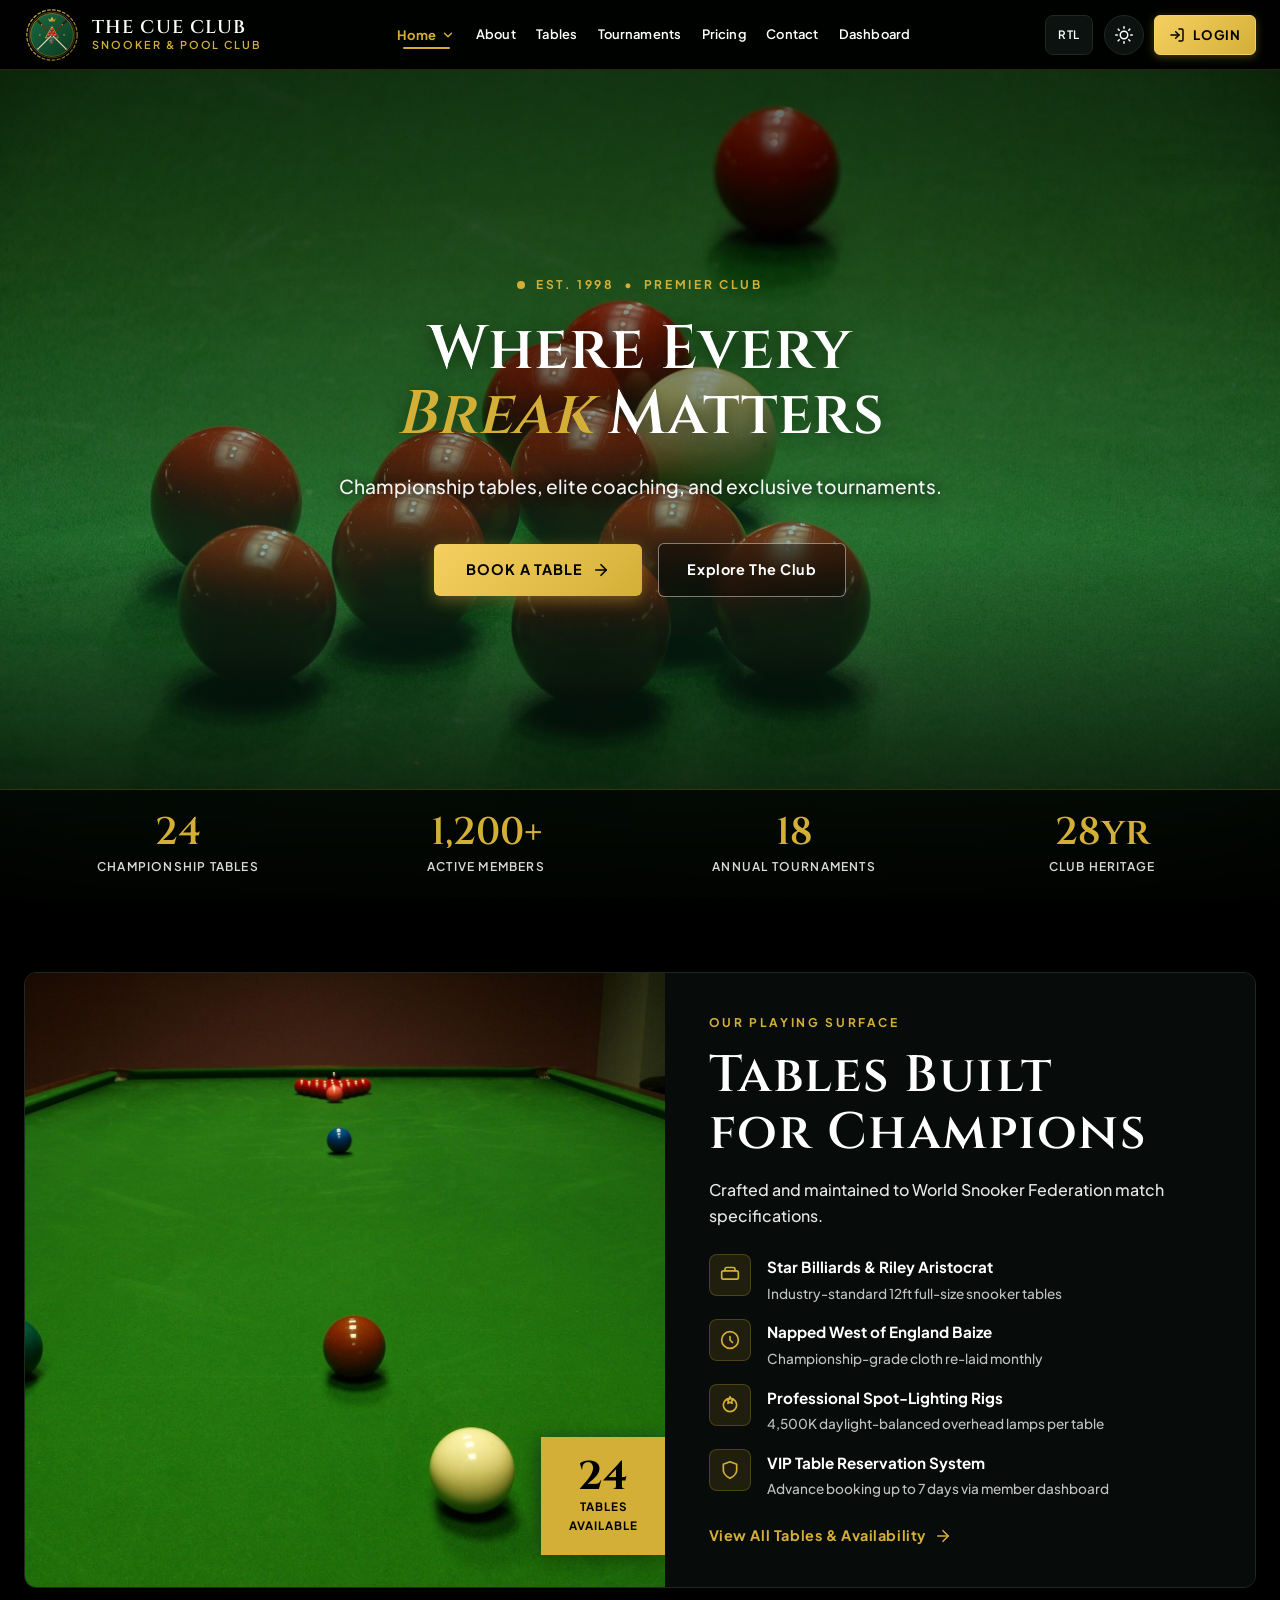
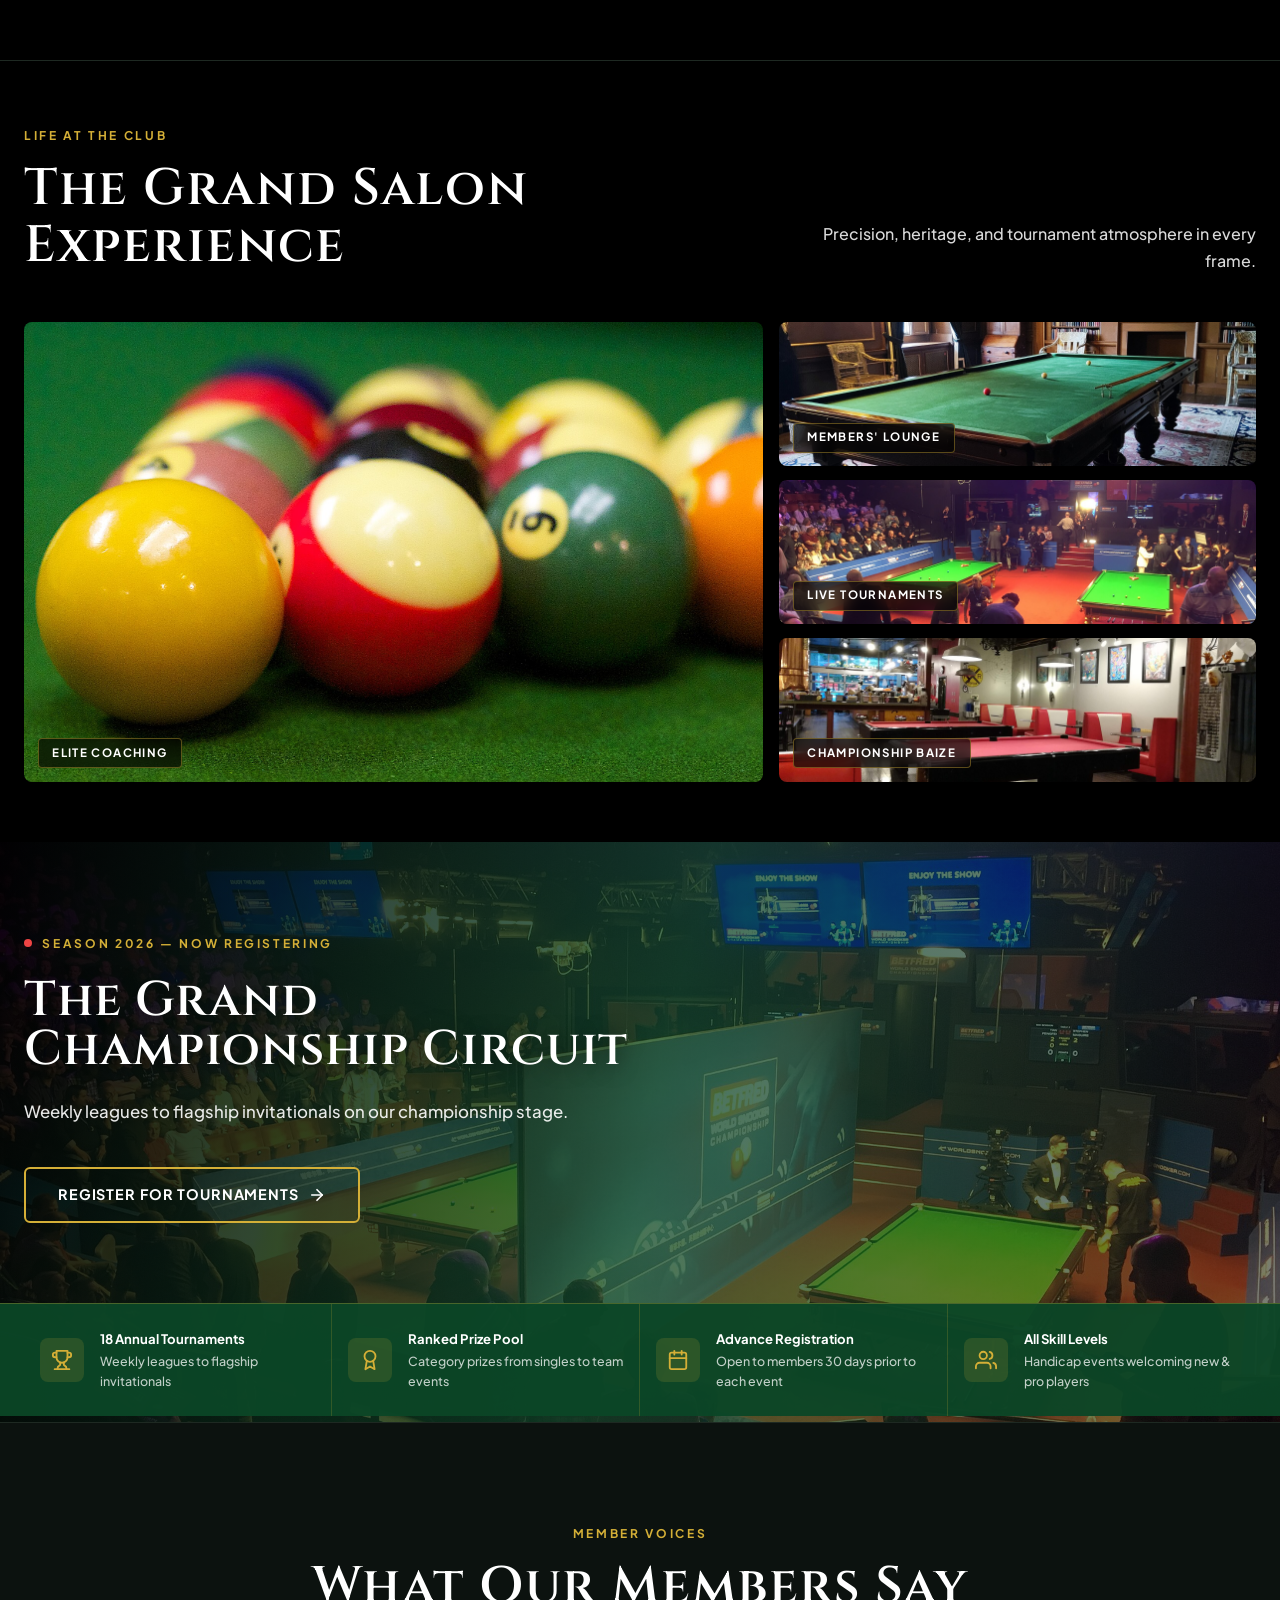
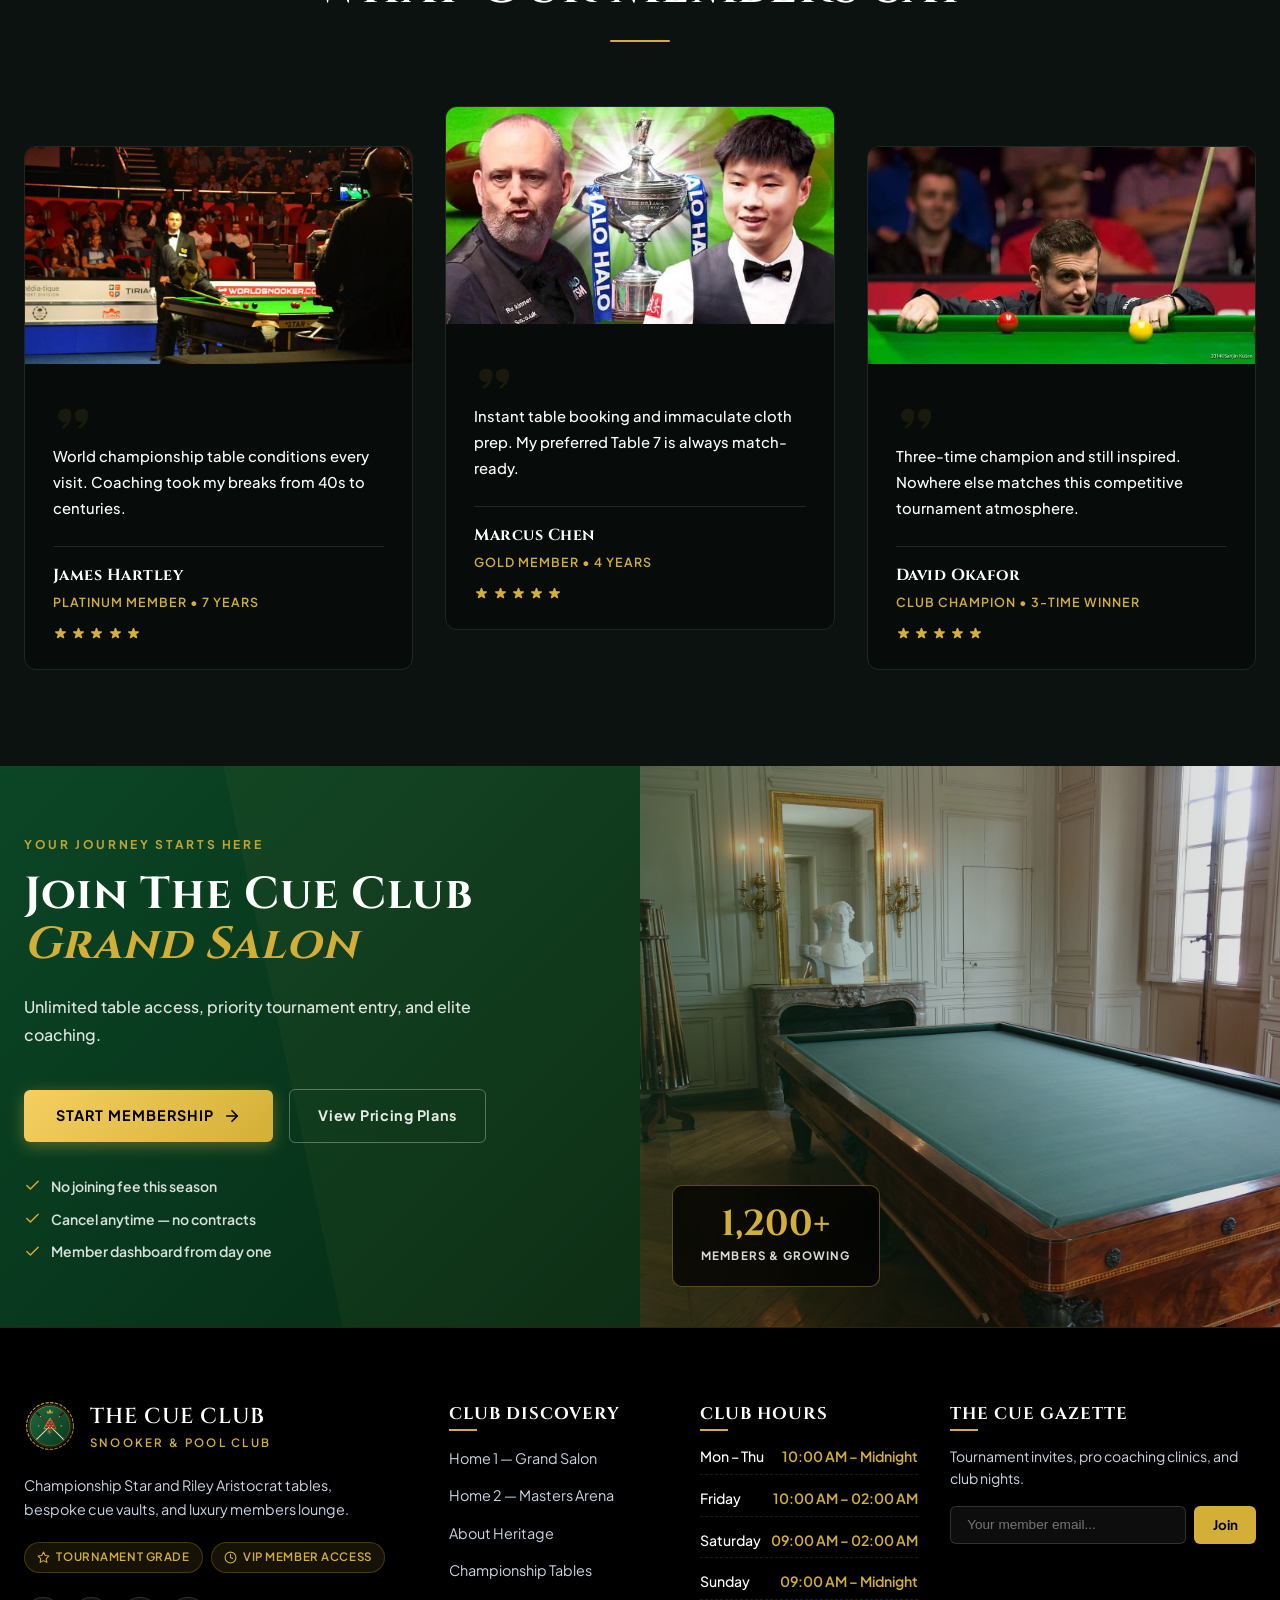
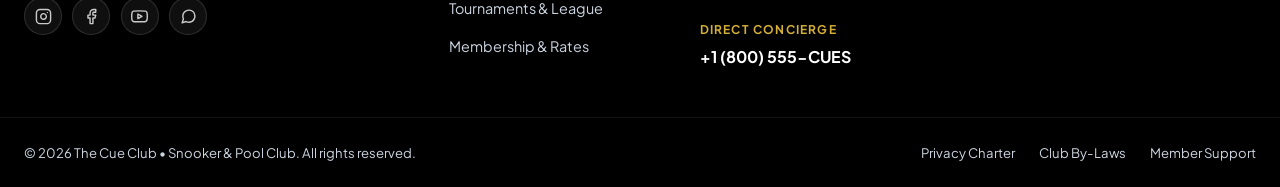
<file: index.html>
<!DOCTYPE html>
<html lang="en" dir="ltr" class="dark">

<head>
  <meta charset="UTF-8">
  <meta name="viewport" content="width=device-width, initial-scale=1.0">
  <title>The Cue Club | Grand Salon — Premier Snooker &amp; Pool Lounge</title>
  <meta name="description"
    content="The Cue Club Grand Salon — Championship snooker tables, elite coaching, VIP tournaments, and exclusive membership in the most prestigious cue sports venue.">
  <link rel="icon" type="image/svg+xml" href="assets/images/icons/favicon.svg">
  <link rel="preconnect" href="https://fonts.googleapis.com">
  <link rel="preconnect" href="https://fonts.gstatic.com" crossorigin>
  <link
    href="https://fonts.googleapis.com/css2?family=Cinzel:wght@500;600;700;800;900&family=Plus+Jakarta+Sans:wght@300;400;500;600;700;800&display=swap"
    rel="stylesheet">
  <link rel="stylesheet" href="assets/css/style.css">
  <link rel="stylesheet" href="assets/css/home1.css">
  <link rel="stylesheet" href="assets/css/responsive.css">
</head>

<body>

  <!-- PAGE LOADER -->
  <div id="cue-loader" role="status" aria-live="polite" aria-label="Loading The Cue Club">
    <div class="loader-emblem">
      <img src="assets/images/icons/logo.svg" alt="The Cue Club" width="90" height="90">
      <div class="loader-ring"></div>
    </div>
    <span class="loader-text">The Cue Club</span>
    <span class="loader-subtext">Snooker &amp; Pool Club</span>
  </div>

  <!-- FIXED HEADER -->
  <header class="cue-header" role="banner">
    <div class="cue-container header-inner">
      <a href="index.html" class="brand-link" aria-label="The Cue Club Home">
        <img src="assets/images/icons/logo.svg" alt="The Cue Club Emblem" class="brand-logo-img" width="44" height="44">
        <div class="brand-text-group">
          <span class="brand-name">The Cue Club</span>
          <span class="brand-subtext">Snooker &amp; Pool Club</span>
        </div>
      </a>

      <nav class="desktop-nav" role="navigation" aria-label="Main Navigation">
        <div class="nav-item has-dropdown">
          <button type="button" class="nav-link dropdown-toggle active" aria-expanded="false" aria-haspopup="true">
            <span>Home</span>
            <svg class="dropdown-chevron" viewBox="0 0 24 24" fill="none" stroke-width="2.5" stroke-linecap="round"
              stroke-linejoin="round" aria-hidden="true">
              <polyline points="6 9 12 15 18 9"></polyline>
            </svg>
          </button>
          <div class="dropdown-menu" role="menu">
            <a href="index.html" class="dropdown-link active" role="menuitem">
              <span>Home 1 — Grand Salon</span>
              <span class="dropdown-badge">Classic</span>
            </a>
            <a href="home-2.html" class="dropdown-link" role="menuitem">
              <span>Home 2 — Masters Arena</span>
              <span class="dropdown-badge">Modern</span>
            </a>
          </div>
        </div>
        <div class="nav-item"><a href="about.html" class="nav-link">About</a></div>
        <div class="nav-item"><a href="tables.html" class="nav-link">Tables</a></div>
        <div class="nav-item"><a href="tournaments.html" class="nav-link">Tournaments</a></div>
        <div class="nav-item"><a href="pricing.html" class="nav-link">Pricing</a></div>
        <div class="nav-item"><a href="contact.html" class="nav-link">Contact</a></div>
        <div class="nav-item"><a href="dashboard.html" class="nav-link">Dashboard</a></div>
      </nav>

      <div class="header-actions">
        <button type="button" class="ctrl-btn rtl-toggle-btn" aria-label="Toggle RTL/LTR direction"
          title="Toggle RTL/LTR">RTL</button>
        <button type="button" class="ctrl-btn theme-toggle-btn" aria-label="Toggle dark mode" title="Toggle Theme">
          <svg class="sun-icon" viewBox="0 0 24 24" fill="none" stroke-width="2" stroke-linecap="round"
            stroke-linejoin="round" aria-hidden="true">
            <circle cx="12" cy="12" r="5"></circle>
            <line x1="12" y1="1" x2="12" y2="3"></line>
            <line x1="12" y1="21" x2="12" y2="23"></line>
            <line x1="4.22" y1="4.22" x2="5.64" y2="5.64"></line>
            <line x1="18.36" y1="18.36" x2="19.78" y2="19.78"></line>
            <line x1="1" y1="12" x2="3" y2="12"></line>
            <line x1="21" y1="12" x2="23" y2="12"></line>
            <line x1="4.22" y1="19.78" x2="5.64" y2="18.36"></line>
            <line x1="18.36" y1="5.64" x2="19.78" y2="4.22"></line>
          </svg>
          <svg class="moon-icon" viewBox="0 0 24 24" fill="none" stroke-width="2" stroke-linecap="round"
            stroke-linejoin="round" aria-hidden="true">
            <path d="M21 12.79A9 9 0 1 1 11.21 3 7 7 0 0 0 21 12.79z"></path>
          </svg>
        </button>
        <a href="login.html" class="btn-login" aria-label="Member Login">
          <svg viewBox="0 0 24 24" fill="none" stroke-width="2.2" stroke-linecap="round" stroke-linejoin="round"
            aria-hidden="true">
            <path d="M15 3h4a2 2 0 0 1 2 2v14a2 2 0 0 1-2 2h-4"></path>
            <polyline points="10 17 15 12 10 7"></polyline>
            <line x1="15" y1="12" x2="3" y2="12"></line>
          </svg>
          <span>Login</span>
        </a>
        <button type="button" class="mobile-toggle-btn" aria-label="Open mobile menu" aria-expanded="false">
          <svg viewBox="0 0 24 24" fill="none" stroke-width="2.2" stroke-linecap="round" stroke-linejoin="round"
            aria-hidden="true">
            <line x1="3" y1="12" x2="21" y2="12"></line>
            <line x1="3" y1="6" x2="21" y2="6"></line>
            <line x1="3" y1="18" x2="21" y2="18"></line>
          </svg>
        </button>
      </div>
    </div>
  </header>

  <!-- MOBILE DRAWER -->
  <div class="mobile-menu-backdrop" aria-hidden="true"></div>
  <aside class="mobile-menu-drawer" role="dialog" aria-modal="true" aria-label="Mobile Navigation">
    <div class="drawer-header">
      <a href="index.html" class="brand-link">
        <img src="assets/images/icons/logo.svg" alt="The Cue Club" class="brand-logo-img" width="38" height="38">
        <div class="brand-text-group">
          <span class="brand-name">The Cue Club</span>
          <span class="brand-subtext">Snooker &amp; Pool Club</span>
        </div>
      </a>
      <button type="button" class="drawer-close-btn" aria-label="Close menu">
        <svg viewBox="0 0 24 24" fill="none" stroke-width="2.5" stroke-linecap="round" stroke-linejoin="round"
          aria-hidden="true">
          <line x1="18" y1="6" x2="6" y2="18"></line>
          <line x1="6" y1="6" x2="18" y2="18"></line>
        </svg>
      </button>
    </div>
    <div class="drawer-controls-bar">
      <div class="drawer-control-item">
        <span>Dark Mode</span>
        <button type="button" class="ctrl-btn theme-toggle-btn" aria-label="Toggle dark mode">
          <svg class="sun-icon" viewBox="0 0 24 24" fill="none" stroke="currentColor" stroke-width="2" stroke-linecap="round"
            stroke-linejoin="round" aria-hidden="true">
            <circle cx="12" cy="12" r="5"></circle>
            <line x1="12" y1="1" x2="12" y2="3"></line>
            <line x1="12" y1="21" x2="12" y2="23"></line>
            <line x1="4.22" y1="4.22" x2="5.64" y2="5.64"></line>
            <line x1="18.36" y1="18.36" x2="19.78" y2="19.78"></line>
            <line x1="1" y1="12" x2="3" y2="12"></line>
            <line x1="21" y1="12" x2="23" y2="12"></line>
            <line x1="4.22" y1="19.78" x2="5.64" y2="18.36"></line>
            <line x1="18.36" y1="5.64" x2="19.78" y2="4.22"></line>
          </svg>
          <svg class="moon-icon" viewBox="0 0 24 24" fill="none" stroke="currentColor" stroke-width="2" stroke-linecap="round"
            stroke-linejoin="round" aria-hidden="true">
            <path d="M21 12.79A9 9 0 1 1 11.21 3 7 7 0 0 0 21 12.79z"></path>
          </svg>
        </button>
      </div>
      <div class="drawer-control-item">
        <span>RTL / LTR</span>
        <button type="button" class="ctrl-btn rtl-toggle-btn" aria-label="Toggle RTL">RTL</button>
      </div>
    </div>
    <nav class="drawer-nav" role="navigation" aria-label="Mobile Navigation">
      <div class="mobile-accordion-item">
        <button type="button" class="mobile-nav-link mobile-accordion-toggle active" aria-expanded="false">
          <span>Home</span>
          <svg class="mobile-accordion-icon" viewBox="0 0 24 24" fill="none" stroke-width="2.5" stroke-linecap="round"
            stroke-linejoin="round" aria-hidden="true">
            <polyline points="6 9 12 15 18 9"></polyline>
          </svg>
        </button>
        <div class="mobile-submenu">
          <a href="index.html" class="mobile-sub-link active"><span>Home 1 — Grand Salon</span><span
              class="dropdown-badge">Classic</span></a>
          <a href="home-2.html" class="mobile-sub-link"><span>Home 2 — Masters Arena</span><span
              class="dropdown-badge">Modern</span></a>
        </div>
      </div>
      <a href="about.html" class="mobile-nav-link">About</a>
      <a href="tables.html" class="mobile-nav-link">Tables</a>
      <a href="tournaments.html" class="mobile-nav-link">Tournaments</a>
      <a href="pricing.html" class="mobile-nav-link">Pricing</a>
      <a href="contact.html" class="mobile-nav-link">Contact</a>
      <a href="dashboard.html" class="mobile-nav-link">Dashboard</a>
    </nav>
    <div class="drawer-footer">
      <a href="login.html" class="btn-login" aria-label="Member Login">
        <svg viewBox="0 0 24 24" fill="none" stroke-width="2.2" stroke-linecap="round" stroke-linejoin="round"
          aria-hidden="true">
          <path d="M15 3h4a2 2 0 0 1 2 2v14a2 2 0 0 1-2 2h-4"></path>
          <polyline points="10 17 15 12 10 7"></polyline>
          <line x1="15" y1="12" x2="3" y2="12"></line>
        </svg>
        <span>Member Login</span>
      </a>
    </div>
  </aside>

  <main id="main-content">

    <!-- ========================================================================
         SECTION 1 — HERO (Full-Bleed Cinematic with Overlay Stats Bar)
         Layout: Full viewport image + centered headline + bottom stats ticker
         ======================================================================== -->
    <section class="h1-hero" aria-label="The Cue Club Grand Salon Hero">
      <div class="h1-hero-bg">
        <img src="assets/images/hero/hero-home-1-main.jpg"
          alt="Championship snooker table under dramatic spotlighting at The Cue Club Grand Salon" class="h1-hero-img"
          width="1800" height="1000" loading="eager">
        <div class="h1-hero-overlay"></div>
      </div>

      <div class="h1-hero-content">
        <div class="cue-container">
          <div class="h1-hero-eyebrow">
            <span class="h1-eyebrow-dot"></span>
            <span>Est. 1998 &nbsp;&bull;&nbsp; Premier Club</span>
          </div>
          <h1 class="h1-hero-title">
            Where Every<br>
            <em class="h1-hero-title-gold">Break</em> Matters
          </h1>
          <p class="h1-hero-desc">Championship tables, elite coaching, and exclusive tournaments.</p>
          <div class="h1-hero-actions">
            <a href="tables.html" class="h1-btn-primary">
              <span>Book a Table</span>
              <svg viewBox="0 0 24 24" fill="none" stroke-width="2.2" stroke-linecap="round" stroke-linejoin="round"
                aria-hidden="true">
                <line x1="5" y1="12" x2="19" y2="12"></line>
                <polyline points="12 5 19 12 12 19"></polyline>
              </svg>
            </a>
            <a href="about.html" class="h1-btn-ghost">Explore The Club</a>
          </div>
        </div>
      </div>

      <!-- Bottom Stats Ticker -->
      <div class="h1-hero-stats">
        <div class="cue-container">
          <div class="h1-stats-row">
            <div class="h1-stat-item">
              <span class="h1-stat-num">24</span>
              <span class="h1-stat-label">Championship Tables</span>
            </div>
            <div class="h1-stat-divider" aria-hidden="true"></div>
            <div class="h1-stat-item">
              <span class="h1-stat-num">1,200+</span>
              <span class="h1-stat-label">Active Members</span>
            </div>
            <div class="h1-stat-divider" aria-hidden="true"></div>
            <div class="h1-stat-item">
              <span class="h1-stat-num">18</span>
              <span class="h1-stat-label">Annual Tournaments</span>
            </div>
            <div class="h1-stat-divider" aria-hidden="true"></div>
            <div class="h1-stat-item">
              <span class="h1-stat-num">28yr</span>
              <span class="h1-stat-label">Club Heritage</span>
            </div>
          </div>
        </div>
      </div>
    </section>

    <!-- ========================================================================
         SECTION 2 — TABLES EXPERIENCE (Asymmetric Architectural Split)
         Layout: Large portrait image left (60%) | stacked editorial columns right (40%)
         ======================================================================== -->
    <section class="h1-tables" aria-label="Championship Tables Experience">
      <div class="h1-tables-inner">
        <!-- Image Column -->
        <div class="h1-tables-img-col">
          <div class="h1-tables-img-wrap">
            <img src="assets/images/sections/home1-tables-overview.jpg"
              alt="Precision snooker table baize surface with racked balls under overhead championship lighting"
              class="h1-tables-img" width="900" height="1100" loading="lazy">
            <div class="h1-tables-img-badge">
              <span class="h1-img-badge-num">24</span>
              <span class="h1-img-badge-text">Tables<br>Available</span>
            </div>
          </div>
        </div>

        <!-- Editorial Content Column -->
        <div class="h1-tables-content-col">
          <div class="h1-section-eyebrow">Our Playing Surface</div>
          <h2 class="h1-section-title">Tables Built<br>for Champions</h2>
          <p class="h1-tables-lead">Crafted and maintained to World Snooker Federation match specifications.</p>

          <!-- Feature List -->
          <div class="h1-tables-features">
            <div class="h1-feature-row">
              <div class="h1-feature-icon" aria-hidden="true">
                <svg viewBox="0 0 24 24" fill="none" stroke-width="2" stroke-linecap="round" stroke-linejoin="round">
                  <rect x="2" y="7" width="20" height="10" rx="2"></rect>
                  <path d="M6 7V5a2 2 0 0 1 2-2h8a2 2 0 0 1 2 2v2"></path>
                </svg>
              </div>
              <div class="h1-feature-text">
                <strong>Star Billiards &amp; Riley Aristocrat</strong>
                <span>Industry-standard 12ft full-size snooker tables</span>
              </div>
            </div>
            <div class="h1-feature-row">
              <div class="h1-feature-icon" aria-hidden="true">
                <svg viewBox="0 0 24 24" fill="none" stroke-width="2" stroke-linecap="round" stroke-linejoin="round">
                  <circle cx="12" cy="12" r="10"></circle>
                  <path d="M12 8v4l3 3"></path>
                </svg>
              </div>
              <div class="h1-feature-text">
                <strong>Napped West of England Baize</strong>
                <span>Championship-grade cloth re-laid monthly</span>
              </div>
            </div>
            <div class="h1-feature-row">
              <div class="h1-feature-icon" aria-hidden="true">
                <svg viewBox="0 0 24 24" fill="none" stroke-width="2" stroke-linecap="round" stroke-linejoin="round">
                  <path d="M12 2l1.09 2.26L16 5.27l-2 1.95.47 2.73L12 8.77l-2.47 1.18L10 7.22 8 5.27l2.91-.01L12 2z">
                  </path>
                  <circle cx="12" cy="12" r="8"></circle>
                </svg>
              </div>
              <div class="h1-feature-text">
                <strong>Professional Spot-Lighting Rigs</strong>
                <span>4,500K daylight-balanced overhead lamps per table</span>
              </div>
            </div>
            <div class="h1-feature-row">
              <div class="h1-feature-icon" aria-hidden="true">
                <svg viewBox="0 0 24 24" fill="none" stroke-width="2" stroke-linecap="round" stroke-linejoin="round">
                  <path d="M12 22s8-4 8-10V5l-8-3-8 3v7c0 6 8 10 8 10z"></path>
                </svg>
              </div>
              <div class="h1-feature-text">
                <strong>VIP Table Reservation System</strong>
                <span>Advance booking up to 7 days via member dashboard</span>
              </div>
            </div>
          </div>

          <a href="tables.html" class="h1-link-cta">
            <span>View All Tables &amp; Availability</span>
            <svg viewBox="0 0 24 24" fill="none" stroke-width="2.2" stroke-linecap="round" stroke-linejoin="round"
              aria-hidden="true">
              <line x1="5" y1="12" x2="19" y2="12"></line>
              <polyline points="12 5 19 12 12 19"></polyline>
            </svg>
          </a>
        </div>
      </div>
    </section>

    <!-- ========================================================================
         SECTION 3 — EXPERIENCE MOSAIC (Full-Width Image Gallery Grid)
         Layout: Asymmetric 4-image mosaic — large panoramic top + 3 stacked below
         Unique: No repeated card-grid. Pure image editorial layout.
         ======================================================================== -->
    <section class="h1-mosaic" aria-label="Club Experience Gallery">
      <div class="cue-container">
        <div class="h1-mosaic-header">
          <div>
            <div class="h1-section-eyebrow">Life at The Club</div>
            <h2 class="h1-section-title">The Grand Salon<br>Experience</h2>
          </div>
          <p class="h1-mosaic-desc">Precision, heritage, and tournament atmosphere in every frame.</p>
        </div>

        <div class="h1-mosaic-grid">
          <!-- Primary Large Image -->
          <div class="h1-mosaic-primary">
            <img src="assets/images/sections/home1-coaching.jpg"
              alt="Elite snooker coach guiding a member through stance technique under championship table lighting"
              width="900" height="600" loading="lazy">
            <div class="h1-mosaic-label">
              <span>Elite Coaching</span>
            </div>
          </div>

          <!-- Secondary Images Stack -->
          <div class="h1-mosaic-secondary">
            <div class="h1-mosaic-cell">
              <img src="assets/images/gallery/home1-gallery-1.jpg"
                alt="Members socializing in the club lounge with premium sports décor" width="600" height="400"
                loading="lazy">
              <div class="h1-mosaic-label"><span>Members' Lounge</span></div>
            </div>
            <div class="h1-mosaic-cell">
              <img src="assets/images/gallery/home1-gallery-2.jpg"
                alt="Players competing at a tournament table in the championship arena" width="600" height="400"
                loading="lazy">
              <div class="h1-mosaic-label"><span>Live Tournaments</span></div>
            </div>
            <div class="h1-mosaic-cell">
              <img src="assets/images/gallery/home1-gallery-3.jpg"
                alt="Close-up of snooker balls arranged in triangle rack on green baize" width="600" height="400"
                loading="lazy">
              <div class="h1-mosaic-label"><span>Championship Baize</span></div>
            </div>
          </div>
        </div>
      </div>
    </section>

    <!-- ========================================================================
         SECTION 4 — TOURNAMENTS (Full-Width Editorial Dark)
         Layout: Full-width cinematic background image + large bold headline + 
                 horizontal info strip — unique immersive dark layout
         ======================================================================== -->
    <section class="h1-tournament" aria-label="Tournaments and Championships">
      <div class="h1-tournament-bg">
        <img src="assets/images/sections/home1-tournament.jpg"
          alt="Dramatic championship arena with spotlit snooker tables and spectators in the grand tournament hall"
          width="1200" height="700" loading="lazy">
        <div class="h1-tournament-overlay"></div>
      </div>

      <div class="h1-tournament-content">
        <div class="cue-container">
          <div class="h1-tournament-eyebrow">
            <span class="h1-live-pulse" aria-hidden="true"></span>
            <span>Season 2026 &mdash; Now Registering</span>
          </div>
          <h2 class="h1-tournament-title">The Grand<br>Championship Circuit</h2>
          <p class="h1-tournament-desc">Weekly leagues to flagship invitationals on our championship stage.</p>
          <a href="tournaments.html" class="h1-btn-primary h1-btn-outlined">
            <span>Register for Tournaments</span>
            <svg viewBox="0 0 24 24" fill="none" stroke-width="2.2" stroke-linecap="round" stroke-linejoin="round"
              aria-hidden="true">
              <line x1="5" y1="12" x2="19" y2="12"></line>
              <polyline points="12 5 19 12 12 19"></polyline>
            </svg>
          </a>
        </div>
      </div>

      <!-- Horizontal Tournament Info Strip -->
      <div class="h1-tournament-strip">
        <div class="cue-container">
          <div class="h1-strip-row">
            <div class="h1-strip-item">
              <div class="h1-strip-icon" aria-hidden="true">
                <svg viewBox="0 0 24 24" fill="none" stroke-width="2" stroke-linecap="round" stroke-linejoin="round">
                  <path d="M6 9H4.5a2.5 2.5 0 0 1 0-5H6"></path>
                  <path d="M18 9h1.5a2.5 2.5 0 0 0 0-5H18"></path>
                  <path d="M4 22h16"></path>
                  <path d="M10 14.66V17c0 .55-.47.98-.97 1.21C7.85 18.75 7 20.24 7 22"></path>
                  <path d="M14 14.66V17c0 .55.47.98.97 1.21C16.15 18.75 17 20.24 17 22"></path>
                  <path d="M18 2H6v7a6 6 0 0 0 12 0V2z"></path>
                </svg>
              </div>
              <div class="h1-strip-text">
                <strong>18 Annual Tournaments</strong>
                <span>Weekly leagues to flagship invitationals</span>
              </div>
            </div>
            <div class="h1-strip-item">
              <div class="h1-strip-icon" aria-hidden="true">
                <svg viewBox="0 0 24 24" fill="none" stroke-width="2" stroke-linecap="round" stroke-linejoin="round">
                  <circle cx="12" cy="8" r="6"></circle>
                  <path d="M15.477 12.89L17 22l-5-3-5 3 1.523-9.11"></path>
                </svg>
              </div>
              <div class="h1-strip-text">
                <strong>Ranked Prize Pool</strong>
                <span>Category prizes from singles to team events</span>
              </div>
            </div>
            <div class="h1-strip-item">
              <div class="h1-strip-icon" aria-hidden="true">
                <svg viewBox="0 0 24 24" fill="none" stroke-width="2" stroke-linecap="round" stroke-linejoin="round">
                  <rect x="3" y="4" width="18" height="18" rx="2" ry="2"></rect>
                  <line x1="16" y1="2" x2="16" y2="6"></line>
                  <line x1="8" y1="2" x2="8" y2="6"></line>
                  <line x1="3" y1="10" x2="21" y2="10"></line>
                </svg>
              </div>
              <div class="h1-strip-text">
                <strong>Advance Registration</strong>
                <span>Open to members 30 days prior to each event</span>
              </div>
            </div>
            <div class="h1-strip-item">
              <div class="h1-strip-icon" aria-hidden="true">
                <svg viewBox="0 0 24 24" fill="none" stroke-width="2" stroke-linecap="round" stroke-linejoin="round">
                  <path d="M17 21v-2a4 4 0 0 0-4-4H5a4 4 0 0 0-4 4v2"></path>
                  <circle cx="9" cy="7" r="4"></circle>
                  <path d="M23 21v-2a4 4 0 0 0-3-3.87"></path>
                  <path d="M16 3.13a4 4 0 0 1 0 7.75"></path>
                </svg>
              </div>
              <div class="h1-strip-text">
                <strong>All Skill Levels</strong>
                <span>Handicap events welcoming new &amp; pro players</span>
              </div>
            </div>
          </div>
        </div>
      </div>
    </section>

    <!-- ========================================================================
         SECTION 5 — MEMBER TESTIMONIALS (Staggered Portrait Layout)
         Layout: Large section header + 3-portrait horizontal layout with offset
         Unique: No standard card-grid. Portraits with large pull-quote text.
         ======================================================================== -->
    <section class="h1-testimonials" aria-label="Member Testimonials">
      <div class="cue-container">
        <div class="h1-testi-header">
          <div class="h1-section-eyebrow">Member Voices</div>
          <h2 class="h1-section-title">What Our Members Say</h2>
          <div class="h1-testi-gold-rule" aria-hidden="true"></div>
        </div>

        <div class="h1-testi-grid">
          <!-- Testimonial 1 -->
          <article class="h1-testi-card h1-testi-offset-up">
            <div class="h1-testi-portrait-wrap">
              <img src="assets/images/testimonials/member-1.jpg" alt="James Hartley, Platinum Member at The Cue Club"
                width="300" height="300" loading="lazy">
            </div>
            <div class="h1-testi-body">
              <svg class="h1-testi-quote-icon" viewBox="0 0 48 48" fill="none" aria-hidden="true">
                <path
                  d="M14 20c-4.4 0-8 3.6-8 8s3.6 8 8 8c.7 0 1.4-.1 2-.3-1.4 2.6-3.7 4.9-6.3 6.3L12 44c6.5-3.2 10-9 10-16v-2c0-3.3-2.7-6-6-6H14zm20 0c-4.4 0-8 3.6-8 8s3.6 8 8 8c.7 0 1.4-.1 2-.3-1.4 2.6-3.7 4.9-6.3 6.3L32 44c6.5-3.2 10-9 10-16v-2c0-3.3-2.7-6-6-6H34z"
                  fill="currentColor" opacity="0.15"></path>
              </svg>
              <blockquote class="h1-testi-quote">World championship table conditions every visit. Coaching took my
                breaks from 40s to centuries.</blockquote>
              <footer class="h1-testi-footer">
                <span class="h1-testi-name">James Hartley</span>
                <span class="h1-testi-role">Platinum Member &bull; 7 Years</span>
                <div class="h1-testi-stars" aria-label="5 out of 5 stars">
                  <svg viewBox="0 0 20 20" fill="currentColor" aria-hidden="true">
                    <path
                      d="M9.049 2.927c.3-.921 1.603-.921 1.902 0l1.07 3.292a1 1 0 00.95.69h3.462c.969 0 1.371 1.24.588 1.81l-2.8 2.034a1 1 0 00-.364 1.118l1.07 3.292c.3.921-.755 1.688-1.54 1.118l-2.8-2.034a1 1 0 00-1.175 0l-2.8 2.034c-.784.57-1.838-.197-1.539-1.118l1.07-3.292a1 1 0 00-.364-1.118L2.98 8.72c-.783-.57-.38-1.81.588-1.81h3.461a1 1 0 00.951-.69l1.07-3.292z">
                    </path>
                  </svg>
                  <svg viewBox="0 0 20 20" fill="currentColor" aria-hidden="true">
                    <path
                      d="M9.049 2.927c.3-.921 1.603-.921 1.902 0l1.07 3.292a1 1 0 00.95.69h3.462c.969 0 1.371 1.24.588 1.81l-2.8 2.034a1 1 0 00-.364 1.118l1.07 3.292c.3.921-.755 1.688-1.54 1.118l-2.8-2.034a1 1 0 00-1.175 0l-2.8 2.034c-.784.57-1.838-.197-1.539-1.118l1.07-3.292a1 1 0 00-.364-1.118L2.98 8.72c-.783-.57-.38-1.81.588-1.81h3.461a1 1 0 00.951-.69l1.07-3.292z">
                    </path>
                  </svg>
                  <svg viewBox="0 0 20 20" fill="currentColor" aria-hidden="true">
                    <path
                      d="M9.049 2.927c.3-.921 1.603-.921 1.902 0l1.07 3.292a1 1 0 00.95.69h3.462c.969 0 1.371 1.24.588 1.81l-2.8 2.034a1 1 0 00-.364 1.118l1.07 3.292c.3.921-.755 1.688-1.54 1.118l-2.8-2.034a1 1 0 00-1.175 0l-2.8 2.034c-.784.57-1.838-.197-1.539-1.118l1.07-3.292a1 1 0 00-.364-1.118L2.98 8.72c-.783-.57-.38-1.81.588-1.81h3.461a1 1 0 00.951-.69l1.07-3.292z">
                    </path>
                  </svg>
                  <svg viewBox="0 0 20 20" fill="currentColor" aria-hidden="true">
                    <path
                      d="M9.049 2.927c.3-.921 1.603-.921 1.902 0l1.07 3.292a1 1 0 00.95.69h3.462c.969 0 1.371 1.24.588 1.81l-2.8 2.034a1 1 0 00-.364 1.118l1.07 3.292c.3.921-.755 1.688-1.54 1.118l-2.8-2.034a1 1 0 00-1.175 0l-2.8 2.034c-.784.57-1.838-.197-1.539-1.118l1.07-3.292a1 1 0 00-.364-1.118L2.98 8.72c-.783-.57-.38-1.81.588-1.81h3.461a1 1 0 00.951-.69l1.07-3.292z">
                    </path>
                  </svg>
                  <svg viewBox="0 0 20 20" fill="currentColor" aria-hidden="true">
                    <path
                      d="M9.049 2.927c.3-.921 1.603-.921 1.902 0l1.07 3.292a1 1 0 00.95.69h3.462c.969 0 1.371 1.24.588 1.81l-2.8 2.034a1 1 0 00-.364 1.118l1.07 3.292c.3.921-.755 1.688-1.54 1.118l-2.8-2.034a1 1 0 00-1.175 0l-2.8 2.034c-.784.57-1.838-.197-1.539-1.118l1.07-3.292a1 1 0 00-.364-1.118L2.98 8.72c-.783-.57-.38-1.81.588-1.81h3.461a1 1 0 00.951-.69l1.07-3.292z">
                    </path>
                  </svg>
                </div>
              </footer>
            </div>
          </article>

          <!-- Testimonial 2 (center, no vertical offset) -->
          <article class="h1-testi-card">
            <div class="h1-testi-portrait-wrap">
              <img src="assets/images/testimonials/p4.jpg" alt="Marcus Chen, Gold Member at The Cue Club" width="300"
                height="300" loading="lazy">
            </div>
            <div class="h1-testi-body">
              <svg class="h1-testi-quote-icon" viewBox="0 0 48 48" fill="none" aria-hidden="true">
                <path
                  d="M14 20c-4.4 0-8 3.6-8 8s3.6 8 8 8c.7 0 1.4-.1 2-.3-1.4 2.6-3.7 4.9-6.3 6.3L12 44c6.5-3.2 10-9 10-16v-2c0-3.3-2.7-6-6-6H14zm20 0c-4.4 0-8 3.6-8 8s3.6 8 8 8c.7 0 1.4-.1 2-.3-1.4 2.6-3.7 4.9-6.3 6.3L32 44c6.5-3.2 10-9 10-16v-2c0-3.3-2.7-6-6-6H34z"
                  fill="currentColor" opacity="0.15"></path>
              </svg>
              <blockquote class="h1-testi-quote">Instant table booking and immaculate cloth prep. My preferred Table 7
                is always match-ready.</blockquote>
              <footer class="h1-testi-footer">
                <span class="h1-testi-name">Marcus Chen</span>
                <span class="h1-testi-role">Gold Member &bull; 4 Years</span>
                <div class="h1-testi-stars" aria-label="5 out of 5 stars">
                  <svg viewBox="0 0 20 20" fill="currentColor" aria-hidden="true">
                    <path
                      d="M9.049 2.927c.3-.921 1.603-.921 1.902 0l1.07 3.292a1 1 0 00.95.69h3.462c.969 0 1.371 1.24.588 1.81l-2.8 2.034a1 1 0 00-.364 1.118l1.07 3.292c.3.921-.755 1.688-1.54 1.118l-2.8-2.034a1 1 0 00-1.175 0l-2.8 2.034c-.784.57-1.838-.197-1.539-1.118l1.07-3.292a1 1 0 00-.364-1.118L2.98 8.72c-.783-.57-.38-1.81.588-1.81h3.461a1 1 0 00.951-.69l1.07-3.292z">
                    </path>
                  </svg>
                  <svg viewBox="0 0 20 20" fill="currentColor" aria-hidden="true">
                    <path
                      d="M9.049 2.927c.3-.921 1.603-.921 1.902 0l1.07 3.292a1 1 0 00.95.69h3.462c.969 0 1.371 1.24.588 1.81l-2.8 2.034a1 1 0 00-.364 1.118l1.07 3.292c.3.921-.755 1.688-1.54 1.118l-2.8-2.034a1 1 0 00-1.175 0l-2.8 2.034c-.784.57-1.838-.197-1.539-1.118l1.07-3.292a1 1 0 00-.364-1.118L2.98 8.72c-.783-.57-.38-1.81.588-1.81h3.461a1 1 0 00.951-.69l1.07-3.292z">
                    </path>
                  </svg>
                  <svg viewBox="0 0 20 20" fill="currentColor" aria-hidden="true">
                    <path
                      d="M9.049 2.927c.3-.921 1.603-.921 1.902 0l1.07 3.292a1 1 0 00.95.69h3.462c.969 0 1.371 1.24.588 1.81l-2.8 2.034a1 1 0 00-.364 1.118l1.07 3.292c.3.921-.755 1.688-1.54 1.118l-2.8-2.034a1 1 0 00-1.175 0l-2.8 2.034c-.784.57-1.838-.197-1.539-1.118l1.07-3.292a1 1 0 00-.364-1.118L2.98 8.72c-.783-.57-.38-1.81.588-1.81h3.461a1 1 0 00.951-.69l1.07-3.292z">
                    </path>
                  </svg>
                  <svg viewBox="0 0 20 20" fill="currentColor" aria-hidden="true">
                    <path
                      d="M9.049 2.927c.3-.921 1.603-.921 1.902 0l1.07 3.292a1 1 0 00.95.69h3.462c.969 0 1.371 1.24.588 1.81l-2.8 2.034a1 1 0 00-.364 1.118l1.07 3.292c.3.921-.755 1.688-1.54 1.118l-2.8-2.034a1 1 0 00-1.175 0l-2.8 2.034c-.784.57-1.838-.197-1.539-1.118l1.07-3.292a1 1 0 00-.364-1.118L2.98 8.72c-.783-.57-.38-1.81.588-1.81h3.461a1 1 0 00.951-.69l1.07-3.292z">
                    </path>
                  </svg>
                  <svg viewBox="0 0 20 20" fill="currentColor" aria-hidden="true">
                    <path
                      d="M9.049 2.927c.3-.921 1.603-.921 1.902 0l1.07 3.292a1 1 0 00.95.69h3.462c.969 0 1.371 1.24.588 1.81l-2.8 2.034a1 1 0 00-.364 1.118l1.07 3.292c.3.921-.755 1.688-1.54 1.118l-2.8-2.034a1 1 0 00-1.175 0l-2.8 2.034c-.784.57-1.838-.197-1.539-1.118l1.07-3.292a1 1 0 00-.364-1.118L2.98 8.72c-.783-.57-.38-1.81.588-1.81h3.461a1 1 0 00.951-.69l1.07-3.292z">
                    </path>
                  </svg>
                </div>
              </footer>
            </div>
          </article>

          <!-- Testimonial 3 (offset up) -->
          <article class="h1-testi-card h1-testi-offset-up">
            <div class="h1-testi-portrait-wrap">
              <img src="assets/images/testimonials/p3.jpg" alt="David Okafor, Club Champion at The Cue Club" width="300"
                height="300" loading="lazy">
            </div>
            <div class="h1-testi-body">
              <svg class="h1-testi-quote-icon" viewBox="0 0 48 48" fill="none" aria-hidden="true">
                <path
                  d="M14 20c-4.4 0-8 3.6-8 8s3.6 8 8 8c.7 0 1.4-.1 2-.3-1.4 2.6-3.7 4.9-6.3 6.3L12 44c6.5-3.2 10-9 10-16v-2c0-3.3-2.7-6-6-6H14zm20 0c-4.4 0-8 3.6-8 8s3.6 8 8 8c.7 0 1.4-.1 2-.3-1.4 2.6-3.7 4.9-6.3 6.3L32 44c6.5-3.2 10-9 10-16v-2c0-3.3-2.7-6-6-6H34z"
                  fill="currentColor" opacity="0.15"></path>
              </svg>
              <blockquote class="h1-testi-quote">Three-time champion and still inspired. Nowhere else matches this
                competitive tournament atmosphere.</blockquote>
              <footer class="h1-testi-footer">
                <span class="h1-testi-name">David Okafor</span>
                <span class="h1-testi-role">Club Champion &bull; 3-Time Winner</span>
                <div class="h1-testi-stars" aria-label="5 out of 5 stars">
                  <svg viewBox="0 0 20 20" fill="currentColor" aria-hidden="true">
                    <path
                      d="M9.049 2.927c.3-.921 1.603-.921 1.902 0l1.07 3.292a1 1 0 00.95.69h3.462c.969 0 1.371 1.24.588 1.81l-2.8 2.034a1 1 0 00-.364 1.118l1.07 3.292c.3.921-.755 1.688-1.54 1.118l-2.8-2.034a1 1 0 00-1.175 0l-2.8 2.034c-.784.57-1.838-.197-1.539-1.118l1.07-3.292a1 1 0 00-.364-1.118L2.98 8.72c-.783-.57-.38-1.81.588-1.81h3.461a1 1 0 00.951-.69l1.07-3.292z">
                    </path>
                  </svg>
                  <svg viewBox="0 0 20 20" fill="currentColor" aria-hidden="true">
                    <path
                      d="M9.049 2.927c.3-.921 1.603-.921 1.902 0l1.07 3.292a1 1 0 00.95.69h3.462c.969 0 1.371 1.24.588 1.81l-2.8 2.034a1 1 0 00-.364 1.118l1.07 3.292c.3.921-.755 1.688-1.54 1.118l-2.8-2.034a1 1 0 00-1.175 0l-2.8 2.034c-.784.57-1.838-.197-1.539-1.118l1.07-3.292a1 1 0 00-.364-1.118L2.98 8.72c-.783-.57-.38-1.81.588-1.81h3.461a1 1 0 00.951-.69l1.07-3.292z">
                    </path>
                  </svg>
                  <svg viewBox="0 0 20 20" fill="currentColor" aria-hidden="true">
                    <path
                      d="M9.049 2.927c.3-.921 1.603-.921 1.902 0l1.07 3.292a1 1 0 00.95.69h3.462c.969 0 1.371 1.24.588 1.81l-2.8 2.034a1 1 0 00-.364 1.118l1.07 3.292c.3.921-.755 1.688-1.54 1.118l-2.8-2.034a1 1 0 00-1.175 0l-2.8 2.034c-.784.57-1.838-.197-1.539-1.118l1.07-3.292a1 1 0 00-.364-1.118L2.98 8.72c-.783-.57-.38-1.81.588-1.81h3.461a1 1 0 00.951-.69l1.07-3.292z">
                    </path>
                  </svg>
                  <svg viewBox="0 0 20 20" fill="currentColor" aria-hidden="true">
                    <path
                      d="M9.049 2.927c.3-.921 1.603-.921 1.902 0l1.07 3.292a1 1 0 00.95.69h3.462c.969 0 1.371 1.24.588 1.81l-2.8 2.034a1 1 0 00-.364 1.118l1.07 3.292c.3.921-.755 1.688-1.54 1.118l-2.8-2.034a1 1 0 00-1.175 0l-2.8 2.034c-.784.57-1.838-.197-1.539-1.118l1.07-3.292a1 1 0 00-.364-1.118L2.98 8.72c-.783-.57-.38-1.81.588-1.81h3.461a1 1 0 00.951-.69l1.07-3.292z">
                    </path>
                  </svg>
                  <svg viewBox="0 0 20 20" fill="currentColor" aria-hidden="true">
                    <path
                      d="M9.049 2.927c.3-.921 1.603-.921 1.902 0l1.07 3.292a1 1 0 00.95.69h3.462c.969 0 1.371 1.24.588 1.81l-2.8 2.034a1 1 0 00-.364 1.118l1.07 3.292c.3.921-.755 1.688-1.54 1.118l-2.8-2.034a1 1 0 00-1.175 0l-2.8 2.034c-.784.57-1.838-.197-1.539-1.118l1.07-3.292a1 1 0 00-.364-1.118L2.98 8.72c-.783-.57-.38-1.81.588-1.81h3.461a1 1 0 00.951-.69l1.07-3.292z">
                    </path>
                  </svg>
                </div>
              </footer>
            </div>
          </article>
        </div>
      </div>
    </section>

    <!-- ========================================================================
         SECTION 6 — CLOSING CTA (Mandatory Final Section)
         Layout: Diagonal split background — left dark emerald, right image panel
         Unique: No standard centered CTA box. Architectural split composition.
         ======================================================================== -->
    <section class="h1-cta" aria-label="Membership Call to Action">
      <div class="h1-cta-inner">
        <!-- Left Dark Emerald Panel -->
        <div class="h1-cta-left">
          <div class="h1-cta-content">
            <div class="h1-section-eyebrow h1-eyebrow-light">Your Journey Starts Here</div>
            <h2 class="h1-cta-title">Join The Cue Club<br><em class="h1-cta-title-gold">Grand Salon</em></h2>
            <p class="h1-cta-desc">Unlimited table access, priority tournament entry, and elite coaching.</p>
            <div class="h1-cta-actions">
              <a href="login.html" class="h1-btn-primary">
                <span>Start Membership</span>
                <svg viewBox="0 0 24 24" fill="none" stroke-width="2.2" stroke-linecap="round" stroke-linejoin="round"
                  aria-hidden="true">
                  <line x1="5" y1="12" x2="19" y2="12"></line>
                  <polyline points="12 5 19 12 12 19"></polyline>
                </svg>
              </a>
              <a href="pricing.html" class="h1-btn-ghost h1-btn-ghost-light">View Pricing Plans</a>
            </div>
            <div class="h1-cta-reassurance">
              <div class="h1-reassure-item">
                <svg viewBox="0 0 24 24" fill="none" stroke-width="2" stroke-linecap="round" stroke-linejoin="round"
                  aria-hidden="true">
                  <polyline points="20 6 9 17 4 12"></polyline>
                </svg>
                <span>No joining fee this season</span>
              </div>
              <div class="h1-reassure-item">
                <svg viewBox="0 0 24 24" fill="none" stroke-width="2" stroke-linecap="round" stroke-linejoin="round"
                  aria-hidden="true">
                  <polyline points="20 6 9 17 4 12"></polyline>
                </svg>
                <span>Cancel anytime — no contracts</span>
              </div>
              <div class="h1-reassure-item">
                <svg viewBox="0 0 24 24" fill="none" stroke-width="2" stroke-linecap="round" stroke-linejoin="round"
                  aria-hidden="true">
                  <polyline points="20 6 9 17 4 12"></polyline>
                </svg>
                <span>Member dashboard from day one</span>
              </div>
            </div>
          </div>
        </div>

        <!-- Right Image Panel -->
        <div class="h1-cta-right">
          <img src="assets/images/sections/home1-lounge.jpg"
            alt="Exclusive members lounge at The Cue Club with leather seating and refined club atmosphere" width="800"
            height="700" loading="lazy">
          <div class="h1-cta-right-overlay" aria-hidden="true"></div>
          <div class="h1-cta-right-badge">
            <div class="h1-cta-badge-inner">
              <span class="h1-cta-badge-num">1,200+</span>
              <span class="h1-cta-badge-text">Members &amp; Growing</span>
            </div>
          </div>
        </div>
      </div>
    </section>

  </main>

  <!-- SCROLL TO TOP -->
  <button id="scroll-to-top" type="button" aria-label="Scroll to top">
    <svg viewBox="0 0 24 24" fill="none" stroke-width="2.5" stroke-linecap="round" stroke-linejoin="round"
      aria-hidden="true">
      <polyline points="18 15 12 9 6 15"></polyline>
    </svg>
  </button>

  <!-- SHARED FOOTER -->
  <footer class="cue-footer" role="contentinfo">
    <div class="cue-container footer-top">
      <div class="footer-grid">
        <div class="footer-brand-col">
          <div class="footer-brand-header">
            <img src="assets/images/icons/logo.svg" alt="The Cue Club Crest" class="footer-logo-img" width="52"
              height="52">
            <div>
              <span class="footer-brand-name">The Cue Club</span>
              <div class="footer-brand-sub">Snooker &amp; Pool Club</div>
            </div>
          </div>
          <p class="footer-bio">Championship Star and Riley Aristocrat tables, bespoke cue vaults, and luxury members
            lounge.</p>
          <div class="footer-badges">
            <span class="footer-badge">
              <svg viewBox="0 0 24 24" fill="none" stroke-width="2" stroke-linecap="round" stroke-linejoin="round"
                aria-hidden="true">
                <path d="M12 2l3.09 6.26L22 9.27l-5 4.87 1.18 6.88L12 17.77l-6.18 3.25L7 14.14 2 9.27l6.91-1.01L12 2z">
                </path>
              </svg>
              Tournament Grade
            </span>
            <span class="footer-badge">
              <svg viewBox="0 0 24 24" fill="none" stroke-width="2" stroke-linecap="round" stroke-linejoin="round"
                aria-hidden="true">
                <circle cx="12" cy="12" r="10"></circle>
                <polyline points="12 6 12 12 16 14"></polyline>
              </svg>
              VIP Member Access
            </span>
          </div>
          <div class="footer-socials" aria-label="Social Media">
            <a href="#" class="footer-social-link" aria-label="Instagram">
              <svg viewBox="0 0 24 24" fill="none" stroke-width="2" stroke-linecap="round" stroke-linejoin="round" aria-hidden="true">
                <rect x="2" y="2" width="20" height="20" rx="5" ry="5"></rect>
                <path d="M16 11.37A4 4 0 1 1 12.63 8 4 4 0 0 1 16 11.37z"></path>
                <line x1="17.5" y1="6.5" x2="17.51" y2="6.5"></line>
              </svg>
            </a>
            <a href="#" class="footer-social-link" aria-label="Facebook">
              <svg viewBox="0 0 24 24" fill="none" stroke-width="2" stroke-linecap="round" stroke-linejoin="round" aria-hidden="true">
                <path d="M18 2h-3a5 5 0 0 0-5 5v3H7v4h3v8h4v-8h3l1-4h-4V7a1 1 0 0 1 1-1h3z"></path>
              </svg>
            </a>
            <a href="#" class="footer-social-link" aria-label="YouTube">
              <svg viewBox="0 0 24 24" fill="none" stroke-width="2" stroke-linecap="round" stroke-linejoin="round" aria-hidden="true">
                <path d="M22.54 6.42a2.78 2.78 0 0 0-1.94-2C18.88 4 12 4 12 4s-6.88 0-8.6.46a2.78 2.78 0 0 0-1.94 2A29 29 0 0 0 1 11.75a29 29 0 0 0 .46 5.33A2.78 2.78 0 0 0 3.4 19c1.72.46 8.6.46 8.6.46s6.88 0 8.6-.46a2.78 2.78 0 0 0 1.94-2 29 29 0 0 0 .46-5.25 29 29 0 0 0-.46-5.33z"></path>
                <polygon points="9.75 15.02 15.5 11.75 9.75 8.48 9.75 15.02"></polygon>
              </svg>
            </a>
            <a href="#" class="footer-social-link" aria-label="Contact Chat">
              <svg viewBox="0 0 24 24" fill="none" stroke-width="2" stroke-linecap="round" stroke-linejoin="round" aria-hidden="true">
                <path d="M21 11.5a8.38 8.38 0 0 1-.9 3.8 8.5 8.5 0 0 1-7.6 4.7 8.38 8.38 0 0 1-3.8-.9L3 21l1.9-5.7a8.38 8.38 0 0 1-.9-3.8 8.5 8.5 0 0 1 4.7-7.6 8.38 8.38 0 0 1 3.8-.9h.5a8.48 8.48 0 0 1 8 8v.5z"></path>
              </svg>
            </a>
          </div>
        </div>
        <div>
          <h4 class="footer-heading">Club Discovery</h4>
          <ul class="footer-links">
            <li><a href="index.html">Home 1 — Grand Salon</a></li>
            <li><a href="home-2.html">Home 2 — Masters Arena</a></li>
            <li><a href="about.html">About Heritage</a></li>
            <li><a href="tables.html">Championship Tables</a></li>
            <li><a href="tournaments.html">Tournaments &amp; League</a></li>
            <li><a href="pricing.html">Membership &amp; Rates</a></li>
          </ul>
        </div>
        <div>
          <h4 class="footer-heading">Club Hours</h4>
          <div class="footer-schedule">
            <div class="schedule-row"><span class="schedule-day">Mon &ndash; Thu</span><span class="schedule-time">10:00
                AM &ndash; Midnight</span></div>
            <div class="schedule-row"><span class="schedule-day">Friday</span><span class="schedule-time">10:00 AM
                &ndash; 02:00 AM</span></div>
            <div class="schedule-row"><span class="schedule-day">Saturday</span><span class="schedule-time">09:00 AM
                &ndash; 02:00 AM</span></div>
            <div class="schedule-row"><span class="schedule-day">Sunday</span><span class="schedule-time">09:00 AM
                &ndash; Midnight</span></div>
          </div>
          <div style="margin-top:1.25rem">
            <div
              style="font-size:0.75rem;text-transform:uppercase;letter-spacing:0.1em;color:var(--color-gold);font-weight:700">
              Direct Concierge</div>
            <div style="color:#fff;font-weight:700;font-size:1rem;margin-top:0.25rem">+1 (800) 555-CUES</div>
          </div>
        </div>
        <div>
          <h4 class="footer-heading">The Cue Gazette</h4>
          <p class="footer-newsletter-text">Tournament invites, pro coaching clinics, and club nights.</p>
          <form class="footer-newsletter-form" onsubmit="event.preventDefault();">
            <input type="email" class="newsletter-input" placeholder="Your member email..." required
              aria-label="Newsletter email">
            <button type="submit" class="newsletter-btn">Join</button>
          </form>
        </div>
      </div>
    </div>
    <div class="footer-bottom">
      <div class="cue-container footer-bottom-inner">
        <div>&copy; 2026 The Cue Club &bull; Snooker &amp; Pool Club. All rights reserved.</div>
        <ul class="footer-bottom-links">
          <li><a href="#">Privacy Charter</a></li>
          <li><a href="#">Club By-Laws</a></li>
          <li><a href="contact.html">Member Support</a></li>
        </ul>
      </div>
    </div>
  </footer>

  <script src="assets/js/main.js"></script>
</body>

</html>
</file>
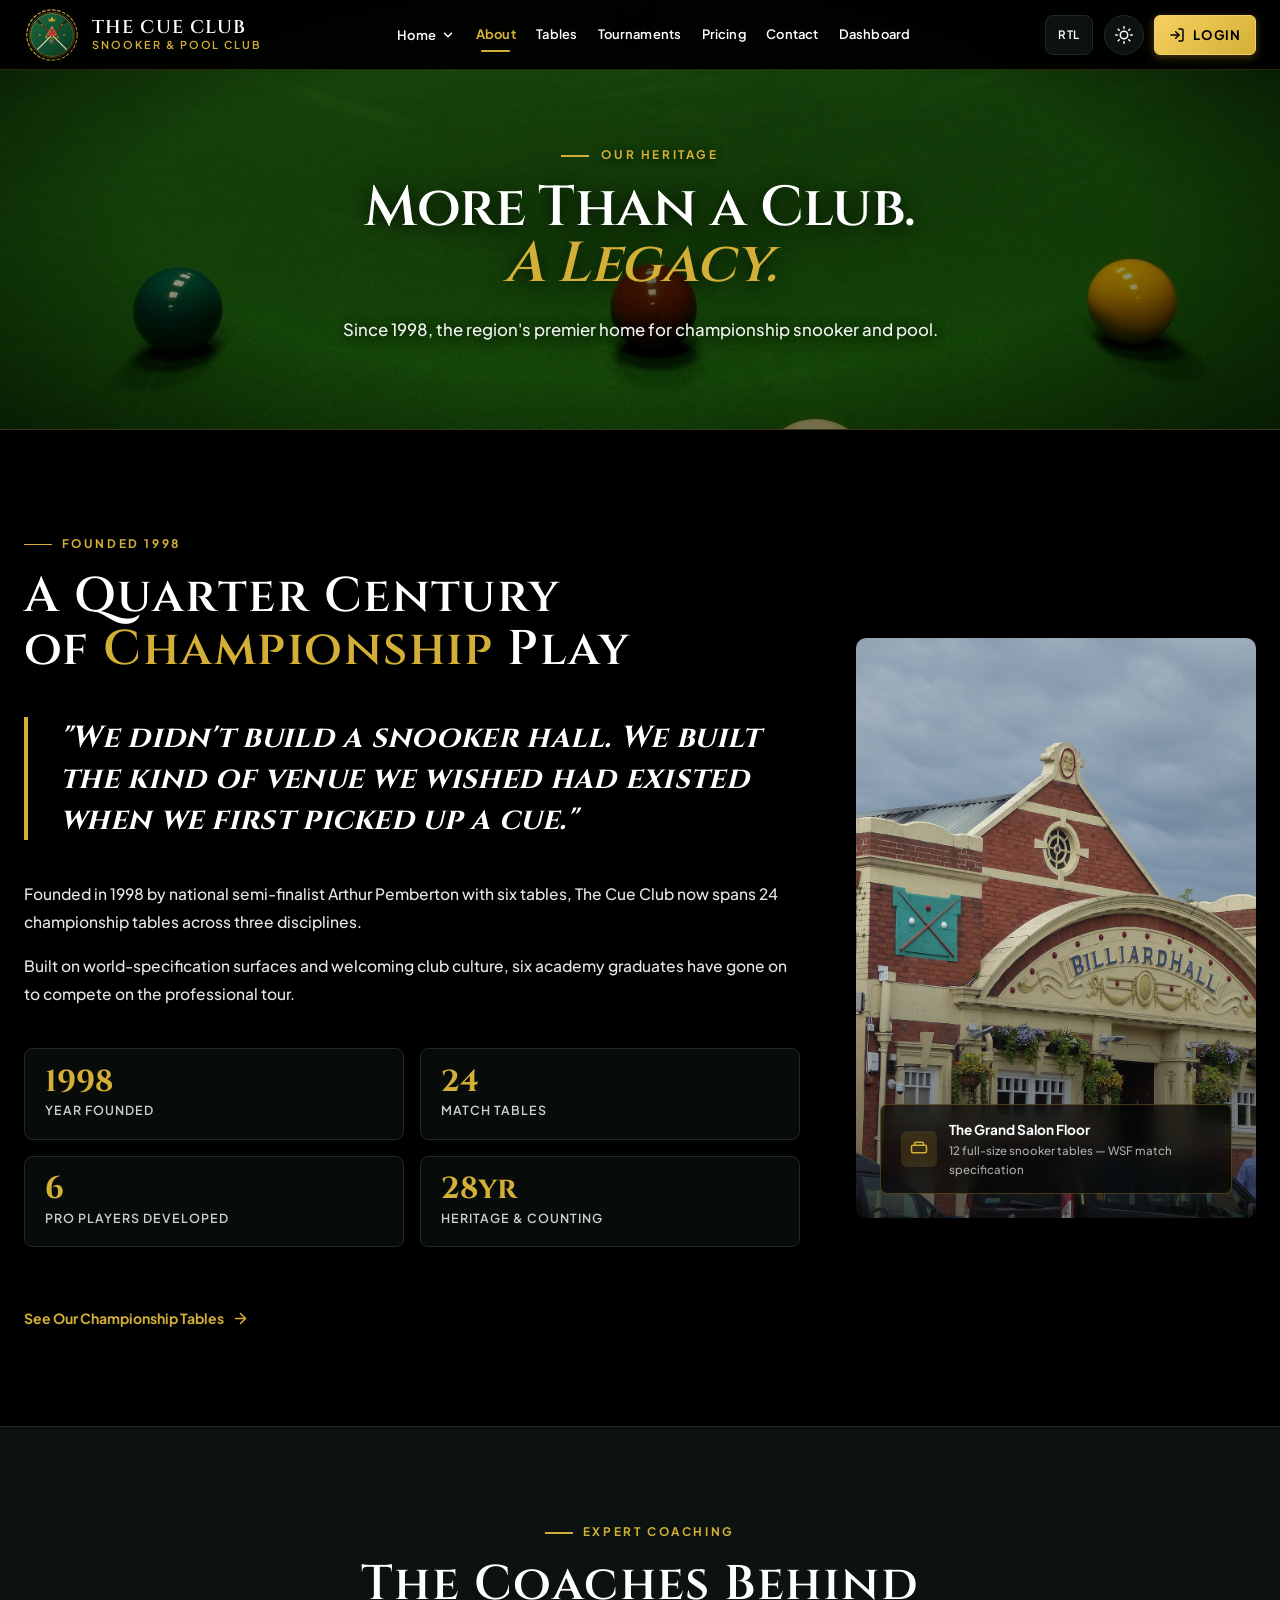
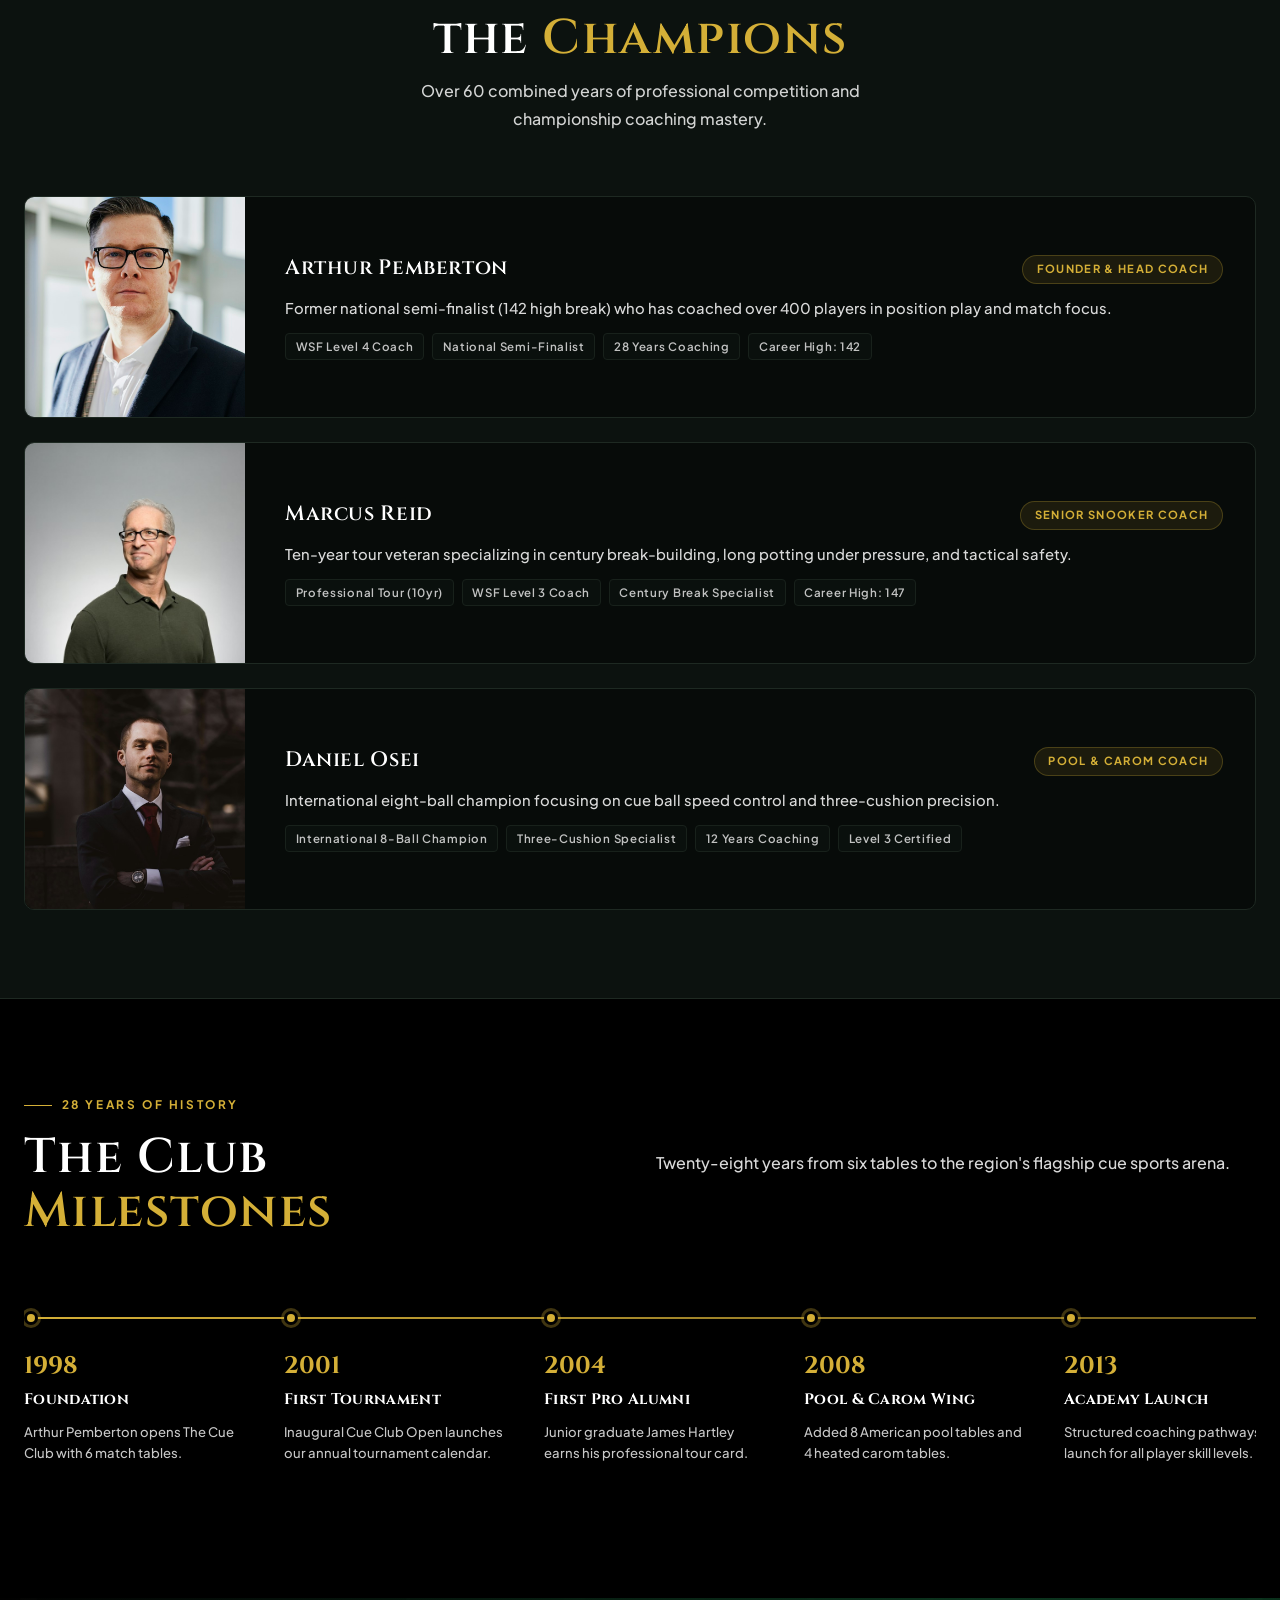
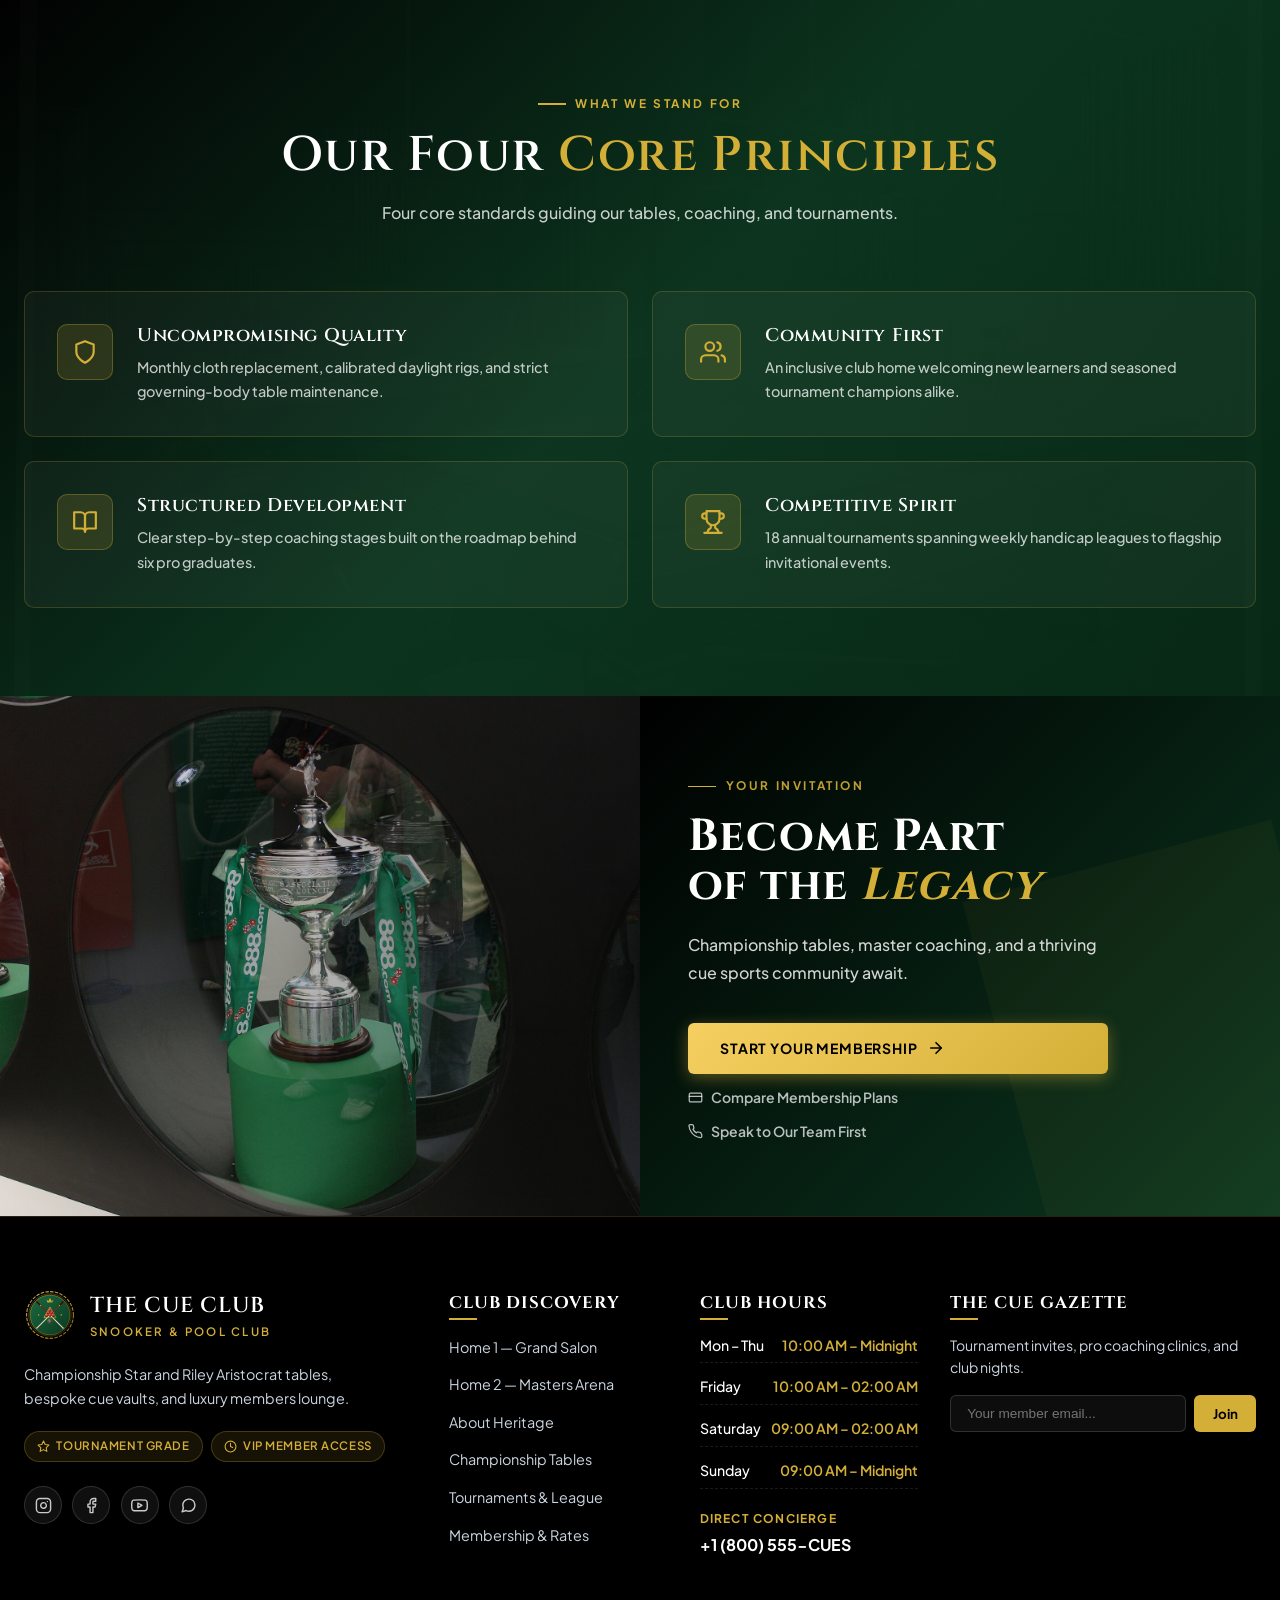
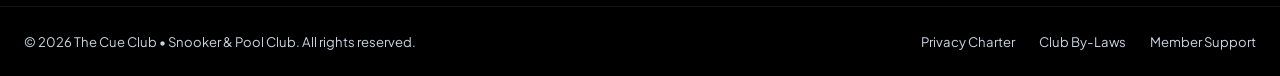
<file: about.html>
<!DOCTYPE html>
<html lang="en" dir="ltr" class="dark">
<head>
  <meta charset="UTF-8">
  <meta name="viewport" content="width=device-width, initial-scale=1.0">
  <title>About The Cue Club | Heritage, Coaches &amp; Values — Snooker &amp; Pool Club</title>
  <meta name="description" content="Discover the heritage, champion coaching team, club milestones, and core values behind The Cue Club — the region's premier snooker and pool venue since 1998.">
  <link rel="icon" type="image/svg+xml" href="assets/images/icons/favicon.svg">
  <link rel="preconnect" href="https://fonts.googleapis.com">
  <link rel="preconnect" href="https://fonts.gstatic.com" crossorigin>
  <link href="https://fonts.googleapis.com/css2?family=Cinzel:wght@500;600;700;800;900&family=Plus+Jakarta+Sans:wght@300;400;500;600;700;800&display=swap" rel="stylesheet">
  <link rel="stylesheet" href="assets/css/style.css">
  <link rel="stylesheet" href="assets/css/about.css">
  <link rel="stylesheet" href="assets/css/responsive.css">
</head>
<body>

  <!-- PAGE LOADER -->
  <div id="cue-loader" role="status" aria-live="polite" aria-label="Loading The Cue Club">
    <div class="loader-emblem">
      <img src="assets/images/icons/logo.svg" alt="The Cue Club" width="90" height="90">
      <div class="loader-ring"></div>
    </div>
    <span class="loader-text">The Cue Club</span>
    <span class="loader-subtext">Our Story</span>
  </div>

  <!-- FIXED HEADER -->
  <header class="cue-header" role="banner">
    <div class="cue-container header-inner">
      <a href="index.html" class="brand-link" aria-label="The Cue Club Home">
        <img src="assets/images/icons/logo.svg" alt="The Cue Club Emblem" class="brand-logo-img" width="44" height="44">
        <div class="brand-text-group">
          <span class="brand-name">The Cue Club</span>
          <span class="brand-subtext">Snooker &amp; Pool Club</span>
        </div>
      </a>
      <nav class="desktop-nav" role="navigation" aria-label="Main Navigation">
        <div class="nav-item has-dropdown">
          <button type="button" class="nav-link dropdown-toggle" aria-expanded="false" aria-haspopup="true">
            <span>Home</span>
            <svg class="dropdown-chevron" viewBox="0 0 24 24" fill="none" stroke-width="2.5" stroke-linecap="round" stroke-linejoin="round" aria-hidden="true"><polyline points="6 9 12 15 18 9"></polyline></svg>
          </button>
          <div class="dropdown-menu" role="menu">
            <a href="index.html" class="dropdown-link" role="menuitem"><span>Home 1 — Grand Salon</span><span class="dropdown-badge">Classic</span></a>
            <a href="home-2.html" class="dropdown-link" role="menuitem"><span>Home 2 — Masters Arena</span><span class="dropdown-badge">Modern</span></a>
          </div>
        </div>
        <div class="nav-item"><a href="about.html" class="nav-link active">About</a></div>
        <div class="nav-item"><a href="tables.html" class="nav-link">Tables</a></div>
        <div class="nav-item"><a href="tournaments.html" class="nav-link">Tournaments</a></div>
        <div class="nav-item"><a href="pricing.html" class="nav-link">Pricing</a></div>
        <div class="nav-item"><a href="contact.html" class="nav-link">Contact</a></div>
        <div class="nav-item"><a href="dashboard.html" class="nav-link">Dashboard</a></div>
      </nav>
      <div class="header-actions">
        <button type="button" class="ctrl-btn rtl-toggle-btn" aria-label="Toggle RTL/LTR" title="Toggle Direction">RTL</button>
        <button type="button" class="ctrl-btn theme-toggle-btn" aria-label="Toggle dark mode" title="Toggle Theme">
          <svg class="sun-icon" viewBox="0 0 24 24" fill="none" stroke-width="2" stroke-linecap="round" stroke-linejoin="round" aria-hidden="true"><circle cx="12" cy="12" r="5"></circle><line x1="12" y1="1" x2="12" y2="3"></line><line x1="12" y1="21" x2="12" y2="23"></line><line x1="4.22" y1="4.22" x2="5.64" y2="5.64"></line><line x1="18.36" y1="18.36" x2="19.78" y2="19.78"></line><line x1="1" y1="12" x2="3" y2="12"></line><line x1="21" y1="12" x2="23" y2="12"></line><line x1="4.22" y1="19.78" x2="5.64" y2="18.36"></line><line x1="18.36" y1="5.64" x2="19.78" y2="4.22"></line></svg>
          <svg class="moon-icon" viewBox="0 0 24 24" fill="none" stroke-width="2" stroke-linecap="round" stroke-linejoin="round" aria-hidden="true"><path d="M21 12.79A9 9 0 1 1 11.21 3 7 7 0 0 0 21 12.79z"></path></svg>
        </button>
        <a href="login.html" class="btn-login" aria-label="Member Login">
          <svg viewBox="0 0 24 24" fill="none" stroke-width="2.2" stroke-linecap="round" stroke-linejoin="round" aria-hidden="true"><path d="M15 3h4a2 2 0 0 1 2 2v14a2 2 0 0 1-2 2h-4"></path><polyline points="10 17 15 12 10 7"></polyline><line x1="15" y1="12" x2="3" y2="12"></line></svg>
          <span>Login</span>
        </a>
        <button type="button" class="mobile-toggle-btn" aria-label="Open mobile menu" aria-expanded="false">
          <svg viewBox="0 0 24 24" fill="none" stroke-width="2.2" stroke-linecap="round" stroke-linejoin="round" aria-hidden="true"><line x1="3" y1="12" x2="21" y2="12"></line><line x1="3" y1="6" x2="21" y2="6"></line><line x1="3" y1="18" x2="21" y2="18"></line></svg>
        </button>
      </div>
    </div>
  </header>

  <!-- MOBILE DRAWER -->
  <div class="mobile-menu-backdrop" aria-hidden="true"></div>
  <aside class="mobile-menu-drawer" role="dialog" aria-modal="true" aria-label="Mobile Navigation">
    <div class="drawer-header">
      <a href="index.html" class="brand-link">
        <img src="assets/images/icons/logo.svg" alt="The Cue Club" class="brand-logo-img" width="38" height="38">
        <div class="brand-text-group">
          <span class="brand-name">The Cue Club</span>
          <span class="brand-subtext">Snooker &amp; Pool Club</span>
        </div>
      </a>
      <button type="button" class="drawer-close-btn" aria-label="Close menu">
        <svg viewBox="0 0 24 24" fill="none" stroke-width="2.5" stroke-linecap="round" stroke-linejoin="round" aria-hidden="true"><line x1="18" y1="6" x2="6" y2="18"></line><line x1="6" y1="6" x2="18" y2="18"></line></svg>
      </button>
    </div>
    <div class="drawer-controls-bar">
      <div class="drawer-control-item">
        <span>Dark Mode</span>
        <button type="button" class="ctrl-btn theme-toggle-btn" aria-label="Toggle dark mode">
          <svg class="sun-icon" viewBox="0 0 24 24" fill="none" stroke="currentColor" stroke-width="2" stroke-linecap="round" stroke-linejoin="round" aria-hidden="true"><circle cx="12" cy="12" r="5"></circle><line x1="12" y1="1" x2="12" y2="3"></line><line x1="12" y1="21" x2="12" y2="23"></line><line x1="4.22" y1="4.22" x2="5.64" y2="5.64"></line><line x1="18.36" y1="18.36" x2="19.78" y2="19.78"></line><line x1="1" y1="12" x2="3" y2="12"></line><line x1="21" y1="12" x2="23" y2="12"></line><line x1="4.22" y1="19.78" x2="5.64" y2="18.36"></line><line x1="18.36" y1="5.64" x2="19.78" y2="4.22"></line></svg>
          <svg class="moon-icon" viewBox="0 0 24 24" fill="none" stroke="currentColor" stroke-width="2" stroke-linecap="round" stroke-linejoin="round" aria-hidden="true"><path d="M21 12.79A9 9 0 1 1 11.21 3 7 7 0 0 0 21 12.79z"></path></svg>
        </button>
      </div>
      <div class="drawer-control-item">
        <span>RTL / LTR</span>
        <button type="button" class="ctrl-btn rtl-toggle-btn" aria-label="Toggle RTL">RTL</button>
      </div>
    </div>
    <nav class="drawer-nav" role="navigation" aria-label="Mobile Navigation">
      <div class="mobile-accordion-item">
        <button type="button" class="mobile-nav-link mobile-accordion-toggle" aria-expanded="false">
          <span>Home</span>
          <svg class="mobile-accordion-icon" viewBox="0 0 24 24" fill="none" stroke-width="2.5" stroke-linecap="round" stroke-linejoin="round" aria-hidden="true"><polyline points="6 9 12 15 18 9"></polyline></svg>
        </button>
        <div class="mobile-submenu">
          <a href="index.html" class="mobile-sub-link"><span>Home 1 — Grand Salon</span><span class="dropdown-badge">Classic</span></a>
          <a href="home-2.html" class="mobile-sub-link"><span>Home 2 — Masters Arena</span><span class="dropdown-badge">Modern</span></a>
        </div>
      </div>
      <a href="about.html" class="mobile-nav-link active">About</a>
      <a href="tables.html" class="mobile-nav-link">Tables</a>
      <a href="tournaments.html" class="mobile-nav-link">Tournaments</a>
      <a href="pricing.html" class="mobile-nav-link">Pricing</a>
      <a href="contact.html" class="mobile-nav-link">Contact</a>
      <a href="dashboard.html" class="mobile-nav-link">Dashboard</a>
    </nav>
    <div class="drawer-footer">
      <a href="login.html" class="btn-login" aria-label="Member Login">
        <svg viewBox="0 0 24 24" fill="none" stroke-width="2.2" stroke-linecap="round" stroke-linejoin="round" aria-hidden="true"><path d="M15 3h4a2 2 0 0 1 2 2v14a2 2 0 0 1-2 2h-4"></path><polyline points="10 17 15 12 10 7"></polyline><line x1="15" y1="12" x2="3" y2="12"></line></svg>
        <span>Member Login</span>
      </a>
    </div>
  </aside>

  <main id="main-content">

    <!-- PAGE BANNER (not counted as a section) -->
    <div class="ab-page-banner" role="banner" aria-label="About Page Header">
      <div class="ab-page-banner-bg" aria-hidden="true">
        <img src="assets/images/sections/home1-tables-overview.jpg" alt="" role="presentation" width="1600" height="900">
        <div class="ab-page-banner-overlay"></div>
      </div>
      <div class="cue-container">
        <div class="ab-page-banner-inner">
          <div class="ab-page-banner-eyebrow">
            <span class="ab-rule" aria-hidden="true"></span>
            Our Heritage
          </div>
          <h1 class="ab-page-banner-title">
            More Than a Club.<br>
            <em>A Legacy.</em>
          </h1>
          <p class="ab-page-banner-desc">Since 1998, the region's premier home for championship snooker and pool.</p>
        </div>
      </div>
    </div>

    <!-- ========================================================================
         SECTION 1 — HERITAGE STORY
         Layout: Editorial text + pull-quote LEFT | Tall framed image RIGHT
         Unique: Pull-quote bar, right-side tall portrait image, fact grid
         ======================================================================== -->
    <section class="ab-heritage" aria-label="Club Heritage Story">
      <div class="cue-container">
        <div class="ab-heritage-inner">

          <!-- Left: Text + Pull-Quote -->
          <div class="ab-heritage-left">
            <div>
              <div class="ab-eyebrow">
                <span class="ab-rule" aria-hidden="true"></span>
                Founded 1998
              </div>
              <h2 class="ab-title">A Quarter Century<br>of <span class="ab-gold">Championship</span> Play</h2>
            </div>

            <div class="ab-pull-quote">
              <p class="ab-pull-quote-text">"We didn't build a snooker hall. We built the kind of venue we wished had existed when we first picked up a cue."</p>
            </div>

            <div class="ab-heritage-body">
              <p>Founded in 1998 by national semi-finalist Arthur Pemberton with six tables, The Cue Club now spans 24 championship tables across three disciplines.</p>
              <p>Built on world-specification surfaces and welcoming club culture, six academy graduates have gone on to compete on the professional tour.</p>
            </div>

            <div class="ab-heritage-facts">
              <div class="ab-fact-item">
                <span class="ab-fact-num">1998</span>
                <span class="ab-fact-label">Year Founded</span>
              </div>
              <div class="ab-fact-item">
                <span class="ab-fact-num">24</span>
                <span class="ab-fact-label">Match Tables</span>
              </div>
              <div class="ab-fact-item">
                <span class="ab-fact-num">6</span>
                <span class="ab-fact-label">Pro Players Developed</span>
              </div>
              <div class="ab-fact-item">
                <span class="ab-fact-num">28yr</span>
                <span class="ab-fact-label">Heritage &amp; Counting</span>
              </div>
            </div>

            <a href="tables.html" class="ab-link" aria-label="See our championship tables">
              <span>See Our Championship Tables</span>
              <svg viewBox="0 0 24 24" fill="none" stroke-width="2.2" stroke-linecap="round" stroke-linejoin="round" aria-hidden="true"><line x1="5" y1="12" x2="19" y2="12"></line><polyline points="12 5 19 12 12 19"></polyline></svg>
            </a>
          </div>

          <!-- Right: Tall Framed Image -->
          <div class="ab-heritage-img-col">
            <div class="ab-heritage-img-frame">
              <img src="assets/images/about/about-heritage-interior.jpg"
                   alt="Grand interior of The Cue Club showing rows of championship tables under warm overhead spotlights in the heritage venue"
                   width="800" height="1000" loading="lazy">
              <div class="ab-heritage-img-caption">
                <div class="ab-heritage-img-caption-icon" aria-hidden="true">
                  <svg viewBox="0 0 24 24" fill="none" stroke-width="2" stroke-linecap="round" stroke-linejoin="round"><rect x="2" y="7" width="20" height="10" rx="2"></rect><path d="M6 7V5a2 2 0 0 1 2-2h8a2 2 0 0 1 2 2v2"></path></svg>
                </div>
                <div class="ab-heritage-img-caption-text">
                  <strong>The Grand Salon Floor</strong>
                  <span>12 full-size snooker tables — WSF match specification</span>
                </div>
              </div>
            </div>
          </div>

        </div>
      </div>
    </section>

    <!-- ========================================================================
         SECTION 2 — COACHING TEAM
         Layout: 3 horizontal coach biography rows (portrait left + text right)
         Unique: Horizontal biopraphical rows — not cards, not mosaic, not timeline
         ======================================================================== -->
    <section class="ab-team" aria-label="Coaching Team">
      <div class="cue-container">

        <div class="ab-team-header">
          <div class="ab-eyebrow" style="justify-content:center;">
            <span class="ab-rule" aria-hidden="true"></span>
            Expert Coaching
          </div>
          <h2 class="ab-title">The Coaches Behind<br>the <span class="ab-gold">Champions</span></h2>
          <p>Over 60 combined years of professional competition and championship coaching mastery.</p>
        </div>

        <div class="ab-team-list">

          <!-- Coach 1 -->
          <article class="ab-coach-row">
            <div class="ab-coach-portrait">
              <img src="assets/images/about/about-coach-1.jpg"
                   alt="Arthur Pemberton, Founder and Head Coach at The Cue Club, former national semi-finalist"
                   width="440" height="440" loading="lazy">
            </div>
            <div class="ab-coach-info">
              <div class="ab-coach-title-row">
                <h3 class="ab-coach-name">Arthur Pemberton</h3>
                <span class="ab-coach-role">Founder &amp; Head Coach</span>
              </div>
              <p class="ab-coach-bio">Former national semi-finalist (142 high break) who has coached over 400 players in position play and match focus.</p>
              <div class="ab-coach-credentials">
                <span class="ab-credential-tag">WSF Level 4 Coach</span>
                <span class="ab-credential-tag">National Semi-Finalist</span>
                <span class="ab-credential-tag">28 Years Coaching</span>
                <span class="ab-credential-tag">Career High: 142</span>
              </div>
            </div>
          </article>

          <!-- Coach 2 -->
          <article class="ab-coach-row">
            <div class="ab-coach-portrait">
              <img src="assets/images/about/about-coach-2.jpg"
                   alt="Marcus Reid, Senior Snooker Coach at The Cue Club specialising in break-building and tournament preparation"
                   width="440" height="440" loading="lazy">
            </div>
            <div class="ab-coach-info">
              <div class="ab-coach-title-row">
                <h3 class="ab-coach-name">Marcus Reid</h3>
                <span class="ab-coach-role">Senior Snooker Coach</span>
              </div>
              <p class="ab-coach-bio">Ten-year tour veteran specializing in century break-building, long potting under pressure, and tactical safety.</p>
              <div class="ab-coach-credentials">
                <span class="ab-credential-tag">Professional Tour (10yr)</span>
                <span class="ab-credential-tag">WSF Level 3 Coach</span>
                <span class="ab-credential-tag">Century Break Specialist</span>
                <span class="ab-credential-tag">Career High: 147</span>
              </div>
            </div>
          </article>

          <!-- Coach 3 -->
          <article class="ab-coach-row">
            <div class="ab-coach-portrait">
              <img src="assets/images/about/about-coach-3.jpg"
                   alt="Daniel Osei, Pool and Carom Coach at The Cue Club, international eight-ball champion"
                   width="440" height="440" loading="lazy">
            </div>
            <div class="ab-coach-info">
              <div class="ab-coach-title-row">
                <h3 class="ab-coach-name">Daniel Osei</h3>
                <span class="ab-coach-role">Pool &amp; Carom Coach</span>
              </div>
              <p class="ab-coach-bio">International eight-ball champion focusing on cue ball speed control and three-cushion precision.</p>
              <div class="ab-coach-credentials">
                <span class="ab-credential-tag">International 8-Ball Champion</span>
                <span class="ab-credential-tag">Three-Cushion Specialist</span>
                <span class="ab-credential-tag">12 Years Coaching</span>
                <span class="ab-credential-tag">Level 3 Certified</span>
              </div>
            </div>
          </article>

        </div>
      </div>
    </section>

    <!-- ========================================================================
         SECTION 3 — CLUB MILESTONES TIMELINE (Horizontal Scroll)
         Layout: Horizontal scrollable milestone track with connecting gold line
         Unique: Horizontal milestone timeline — H2 used vertical, H1 unused
         ======================================================================== -->
    <section class="ab-milestones" aria-label="Club History Milestones">
      <div class="cue-container">

        <div class="ab-milestones-header">
          <div>
            <div class="ab-eyebrow">
              <span class="ab-rule" aria-hidden="true"></span>
              28 Years of History
            </div>
            <h2 class="ab-title">The Club<br><span class="ab-gold">Milestones</span></h2>
          </div>
          <div class="ab-milestones-header-right">
            <p>Twenty-eight years from six tables to the region's flagship cue sports arena.</p>
          </div>
        </div>

        <!-- Horizontal scrollable timeline -->
        <div class="ab-timeline-scroll" role="region" aria-label="Scrollable club history timeline">
          <div class="ab-timeline-track">

            <div class="ab-milestone">
              <div class="ab-milestone-dot" aria-hidden="true"></div>
              <div class="ab-milestone-year">1998</div>
              <div class="ab-milestone-title">Foundation</div>
              <p class="ab-milestone-desc">Arthur Pemberton opens The Cue Club with 6 match tables.</p>
            </div>

            <div class="ab-milestone">
              <div class="ab-milestone-dot" aria-hidden="true"></div>
              <div class="ab-milestone-year">2001</div>
              <div class="ab-milestone-title">First Tournament</div>
              <p class="ab-milestone-desc">Inaugural Cue Club Open launches our annual tournament calendar.</p>
            </div>

            <div class="ab-milestone">
              <div class="ab-milestone-dot" aria-hidden="true"></div>
              <div class="ab-milestone-year">2004</div>
              <div class="ab-milestone-title">First Pro Alumni</div>
              <p class="ab-milestone-desc">Junior graduate James Hartley earns his professional tour card.</p>
            </div>

            <div class="ab-milestone">
              <div class="ab-milestone-dot" aria-hidden="true"></div>
              <div class="ab-milestone-year">2008</div>
              <div class="ab-milestone-title">Pool &amp; Carom Wing</div>
              <p class="ab-milestone-desc">Added 8 American pool tables and 4 heated carom tables.</p>
            </div>

            <div class="ab-milestone">
              <div class="ab-milestone-dot" aria-hidden="true"></div>
              <div class="ab-milestone-year">2013</div>
              <div class="ab-milestone-title">Academy Launch</div>
              <p class="ab-milestone-desc">Structured coaching pathways launch for all player skill levels.</p>
            </div>

            <div class="ab-milestone">
              <div class="ab-milestone-dot" aria-hidden="true"></div>
              <div class="ab-milestone-year">2017</div>
              <div class="ab-milestone-title">WSF Accreditation</div>
              <p class="ab-milestone-desc">Awarded World Snooker Federation coaching facility accreditation.</p>
            </div>

            <div class="ab-milestone">
              <div class="ab-milestone-dot" aria-hidden="true"></div>
              <div class="ab-milestone-year">2021</div>
              <div class="ab-milestone-title">Digital Dashboard</div>
              <p class="ab-milestone-desc">Launched online table reservations, hours tracking, and tournament entry.</p>
            </div>

            <div class="ab-milestone">
              <div class="ab-milestone-dot" aria-hidden="true"></div>
              <div class="ab-milestone-year">2026</div>
              <div class="ab-milestone-title">Today</div>
              <p class="ab-milestone-desc">24 championship tables, 1,200+ members, and 18 annual tournaments.</p>
            </div>

          </div>
        </div>

      </div>
    </section>

    <!-- ========================================================================
         SECTION 4 — VALUES & PHILOSOPHY
         Layout: Full-width emerald field + 2×2 value pillars grid with icons
         Unique: Brand philosophy on immersive emerald background — not in H1 or H2
         ======================================================================== -->
    <section class="ab-values" aria-label="Club Values and Philosophy">
      <div class="ab-values-bg" aria-hidden="true">
        <img src="assets/images/about/about-club-philosophy.jpg"
             alt="" role="presentation" width="1400" height="800" loading="lazy">
        <div class="ab-values-bg-overlay"></div>
      </div>
      <div class="ab-values-inner">
        <div class="cue-container">

          <div class="ab-values-header">
            <div class="ab-eyebrow" style="justify-content:center;">
              <span class="ab-rule" aria-hidden="true"></span>
              What We Stand For
            </div>
            <h2 class="ab-title">Our Four <span style="color:var(--color-gold);">Core Principles</span></h2>
            <p>Four core standards guiding our tables, coaching, and tournaments.</p>
          </div>

          <div class="ab-values-grid">

            <div class="ab-value-block">
              <div class="ab-value-icon" aria-hidden="true">
                <svg viewBox="0 0 24 24" fill="none" stroke-width="2" stroke-linecap="round" stroke-linejoin="round"><path d="M12 22s8-4 8-10V5l-8-3-8 3v7c0 6 8 10 8 10z"></path></svg>
              </div>
              <div class="ab-value-text">
                <h3 class="ab-value-title">Uncompromising Quality</h3>
                <p class="ab-value-desc">Monthly cloth replacement, calibrated daylight rigs, and strict governing-body table maintenance.</p>
              </div>
            </div>

            <div class="ab-value-block">
              <div class="ab-value-icon" aria-hidden="true">
                <svg viewBox="0 0 24 24" fill="none" stroke-width="2" stroke-linecap="round" stroke-linejoin="round"><path d="M17 21v-2a4 4 0 0 0-4-4H5a4 4 0 0 0-4 4v2"></path><circle cx="9" cy="7" r="4"></circle><path d="M23 21v-2a4 4 0 0 0-3-3.87"></path><path d="M16 3.13a4 4 0 0 1 0 7.75"></path></svg>
              </div>
              <div class="ab-value-text">
                <h3 class="ab-value-title">Community First</h3>
                <p class="ab-value-desc">An inclusive club home welcoming new learners and seasoned tournament champions alike.</p>
              </div>
            </div>

            <div class="ab-value-block">
              <div class="ab-value-icon" aria-hidden="true">
                <svg viewBox="0 0 24 24" fill="none" stroke-width="2" stroke-linecap="round" stroke-linejoin="round"><path d="M2 3h6a4 4 0 0 1 4 4v14a3 3 0 0 0-3-3H2z"></path><path d="M22 3h-6a4 4 0 0 0-4 4v14a3 3 0 0 1 3-3h7z"></path></svg>
              </div>
              <div class="ab-value-text">
                <h3 class="ab-value-title">Structured Development</h3>
                <p class="ab-value-desc">Clear step-by-step coaching stages built on the roadmap behind six pro graduates.</p>
              </div>
            </div>

            <div class="ab-value-block">
              <div class="ab-value-icon" aria-hidden="true">
                <svg viewBox="0 0 24 24" fill="none" stroke-width="2" stroke-linecap="round" stroke-linejoin="round"><path d="M6 9H4.5a2.5 2.5 0 0 1 0-5H6"></path><path d="M18 9h1.5a2.5 2.5 0 0 0 0-5H18"></path><path d="M4 22h16"></path><path d="M10 14.66V17c0 .55-.47.98-.97 1.21C7.85 18.75 7 20.24 7 22"></path><path d="M14 14.66V17c0 .55.47.98.97 1.21C16.15 18.75 17 20.24 17 22"></path><path d="M18 2H6v7a6 6 0 0 0 12 0V2z"></path></svg>
              </div>
              <div class="ab-value-text">
                <h3 class="ab-value-title">Competitive Spirit</h3>
                <p class="ab-value-desc">18 annual tournaments spanning weekly handicap leagues to flagship invitational events.</p>
              </div>
            </div>

          </div>
        </div>
      </div>
    </section>

    <!-- ========================================================================
         SECTION 5 — CLOSING CTA (Mandatory Final Section)
         Layout: Left full image panel | Right dark emerald content side
         Reversed from Heritage section (Heritage: image right; CTA: image left)
         ======================================================================== -->
    <section class="ab-cta" aria-label="Join The Cue Club Membership CTA">
      <div class="ab-cta-inner">

        <!-- Left: Image -->
        <div class="ab-cta-img-side">
          <img src="assets/images/about/about-trophy-wall.jpg"
               alt="The Cue Club trophy wall displaying tournament victories and championship shields spanning 28 years of competitive history"
               width="900" height="700" loading="lazy">
          <div class="ab-cta-img-overlay" aria-hidden="true"></div>
        </div>

        <!-- Right: Dark Content Panel -->
        <div class="ab-cta-content-side">
          <div class="ab-cta-content">
            <div class="ab-eyebrow" style="color:rgba(212,175,55,0.9);">
              <span class="ab-rule" aria-hidden="true"></span>
              Your Invitation
            </div>
            <h2 class="ab-cta-title">
              Become Part<br>of the <em>Legacy</em>
            </h2>
            <p class="ab-cta-desc">Championship tables, master coaching, and a thriving cue sports community await.</p>
            <div class="ab-cta-actions">
              <a href="login.html" class="ab-btn" aria-label="Start your membership today">
                <span>Start Your Membership</span>
                <svg viewBox="0 0 24 24" fill="none" stroke-width="2.2" stroke-linecap="round" stroke-linejoin="round" aria-hidden="true"><line x1="5" y1="12" x2="19" y2="12"></line><polyline points="12 5 19 12 12 19"></polyline></svg>
              </a>
              <a href="pricing.html" class="ab-cta-sublink" aria-label="View membership pricing">
                <svg viewBox="0 0 24 24" fill="none" stroke-width="2" stroke-linecap="round" stroke-linejoin="round" aria-hidden="true"><rect x="2" y="5" width="20" height="14" rx="2"></rect><line x1="2" y1="10" x2="22" y2="10"></line></svg>
                <span>Compare Membership Plans</span>
              </a>
              <a href="contact.html" class="ab-cta-sublink" aria-label="Contact the club">
                <svg viewBox="0 0 24 24" fill="none" stroke-width="2" stroke-linecap="round" stroke-linejoin="round" aria-hidden="true"><path d="M22 16.92v3a2 2 0 0 1-2.18 2 19.79 19.79 0 0 1-8.63-3.07A19.5 19.5 0 0 1 4.69 12 19.79 19.79 0 0 1 1.65 3.18 2 2 0 0 1 3.62 1h3a2 2 0 0 1 2 1.72c.127.96.361 1.903.7 2.81a2 2 0 0 1-.45 2.11L7.91 8.6a16 16 0 0 0 5.55 5.55l.96-.86a2 2 0 0 1 2.11-.45c.907.339 1.85.573 2.81.7A2 2 0 0 1 21 15.4z"></path></svg>
                <span>Speak to Our Team First</span>
              </a>
            </div>
          </div>
        </div>

      </div>
    </section>

  </main>

  <!-- SCROLL TO TOP -->
  <button id="scroll-to-top" type="button" aria-label="Scroll to top">
    <svg viewBox="0 0 24 24" fill="none" stroke-width="2.5" stroke-linecap="round" stroke-linejoin="round" aria-hidden="true"><polyline points="18 15 12 9 6 15"></polyline></svg>
  </button>

  <!-- SHARED FOOTER -->
  <footer class="cue-footer" role="contentinfo">
    <div class="cue-container footer-top">
      <div class="footer-grid">
        <div class="footer-brand-col">
          <div class="footer-brand-header">
            <img src="assets/images/icons/logo.svg" alt="The Cue Club Crest" class="footer-logo-img" width="52" height="52">
            <div>
              <span class="footer-brand-name">The Cue Club</span>
              <div class="footer-brand-sub">Snooker &amp; Pool Club</div>
            </div>
          </div>
          <p class="footer-bio">Championship Star and Riley Aristocrat tables, bespoke cue vaults, and luxury members lounge.</p>
          <div class="footer-badges">
            <span class="footer-badge">
              <svg viewBox="0 0 24 24" fill="none" stroke-width="2" stroke-linecap="round" stroke-linejoin="round" aria-hidden="true"><path d="M12 2l3.09 6.26L22 9.27l-5 4.87 1.18 6.88L12 17.77l-6.18 3.25L7 14.14 2 9.27l6.91-1.01L12 2z"></path></svg>
              Tournament Grade
            </span>
            <span class="footer-badge">
              <svg viewBox="0 0 24 24" fill="none" stroke-width="2" stroke-linecap="round" stroke-linejoin="round" aria-hidden="true"><circle cx="12" cy="12" r="10"></circle><polyline points="12 6 12 12 16 14"></polyline></svg>
              VIP Member Access
            </span>
          </div>
          <div class="footer-socials" aria-label="Social Media">
            <a href="#" class="footer-social-link" aria-label="Instagram">
              <svg viewBox="0 0 24 24" fill="none" stroke-width="2" stroke-linecap="round" stroke-linejoin="round" aria-hidden="true">
                <rect x="2" y="2" width="20" height="20" rx="5" ry="5"></rect>
                <path d="M16 11.37A4 4 0 1 1 12.63 8 4 4 0 0 1 16 11.37z"></path>
                <line x1="17.5" y1="6.5" x2="17.51" y2="6.5"></line>
              </svg>
            </a>
            <a href="#" class="footer-social-link" aria-label="Facebook">
              <svg viewBox="0 0 24 24" fill="none" stroke-width="2" stroke-linecap="round" stroke-linejoin="round" aria-hidden="true">
                <path d="M18 2h-3a5 5 0 0 0-5 5v3H7v4h3v8h4v-8h3l1-4h-4V7a1 1 0 0 1 1-1h3z"></path>
              </svg>
            </a>
            <a href="#" class="footer-social-link" aria-label="YouTube">
              <svg viewBox="0 0 24 24" fill="none" stroke-width="2" stroke-linecap="round" stroke-linejoin="round" aria-hidden="true">
                <path d="M22.54 6.42a2.78 2.78 0 0 0-1.94-2C18.88 4 12 4 12 4s-6.88 0-8.6.46a2.78 2.78 0 0 0-1.94 2A29 29 0 0 0 1 11.75a29 29 0 0 0 .46 5.33A2.78 2.78 0 0 0 3.4 19c1.72.46 8.6.46 8.6.46s6.88 0 8.6-.46a2.78 2.78 0 0 0 1.94-2 29 29 0 0 0 .46-5.25 29 29 0 0 0-.46-5.33z"></path>
                <polygon points="9.75 15.02 15.5 11.75 9.75 8.48 9.75 15.02"></polygon>
              </svg>
            </a>
            <a href="#" class="footer-social-link" aria-label="Contact Chat">
              <svg viewBox="0 0 24 24" fill="none" stroke-width="2" stroke-linecap="round" stroke-linejoin="round" aria-hidden="true">
                <path d="M21 11.5a8.38 8.38 0 0 1-.9 3.8 8.5 8.5 0 0 1-7.6 4.7 8.38 8.38 0 0 1-3.8-.9L3 21l1.9-5.7a8.38 8.38 0 0 1-.9-3.8 8.5 8.5 0 0 1 4.7-7.6 8.38 8.38 0 0 1 3.8-.9h.5a8.48 8.48 0 0 1 8 8v.5z"></path>
              </svg>
            </a>
          </div>
        </div>
        <div>
          <h4 class="footer-heading">Club Discovery</h4>
          <ul class="footer-links">
            <li><a href="index.html">Home 1 — Grand Salon</a></li>
            <li><a href="home-2.html">Home 2 — Masters Arena</a></li>
            <li><a href="about.html">About Heritage</a></li>
            <li><a href="tables.html">Championship Tables</a></li>
            <li><a href="tournaments.html">Tournaments &amp; League</a></li>
            <li><a href="pricing.html">Membership &amp; Rates</a></li>
          </ul>
        </div>
        <div>
          <h4 class="footer-heading">Club Hours</h4>
          <div class="footer-schedule">
            <div class="schedule-row"><span class="schedule-day">Mon &ndash; Thu</span><span class="schedule-time">10:00 AM &ndash; Midnight</span></div>
            <div class="schedule-row"><span class="schedule-day">Friday</span><span class="schedule-time">10:00 AM &ndash; 02:00 AM</span></div>
            <div class="schedule-row"><span class="schedule-day">Saturday</span><span class="schedule-time">09:00 AM &ndash; 02:00 AM</span></div>
            <div class="schedule-row"><span class="schedule-day">Sunday</span><span class="schedule-time">09:00 AM &ndash; Midnight</span></div>
          </div>
          <div style="margin-top:1.25rem">
            <div style="font-size:.75rem;text-transform:uppercase;letter-spacing:.1em;color:var(--color-gold);font-weight:700">Direct Concierge</div>
            <div style="color:#fff;font-weight:700;font-size:1rem;margin-top:.25rem">+1 (800) 555-CUES</div>
          </div>
        </div>
        <div>
          <h4 class="footer-heading">The Cue Gazette</h4>
          <p class="footer-newsletter-text">Tournament invites, pro coaching clinics, and club nights.</p>
          <form class="footer-newsletter-form" onsubmit="event.preventDefault();">
            <input type="email" class="newsletter-input" placeholder="Your member email..." required aria-label="Newsletter email">
            <button type="submit" class="newsletter-btn">Join</button>
          </form>
        </div>
      </div>
    </div>
    <div class="footer-bottom">
      <div class="cue-container footer-bottom-inner">
        <div>&copy; 2026 The Cue Club &bull; Snooker &amp; Pool Club. All rights reserved.</div>
        <ul class="footer-bottom-links">
          <li><a href="#">Privacy Charter</a></li>
          <li><a href="#">Club By-Laws</a></li>
          <li><a href="contact.html">Member Support</a></li>
        </ul>
      </div>
    </div>
  </footer>

  <script src="assets/js/main.js"></script>
</body>
</html>
</file>
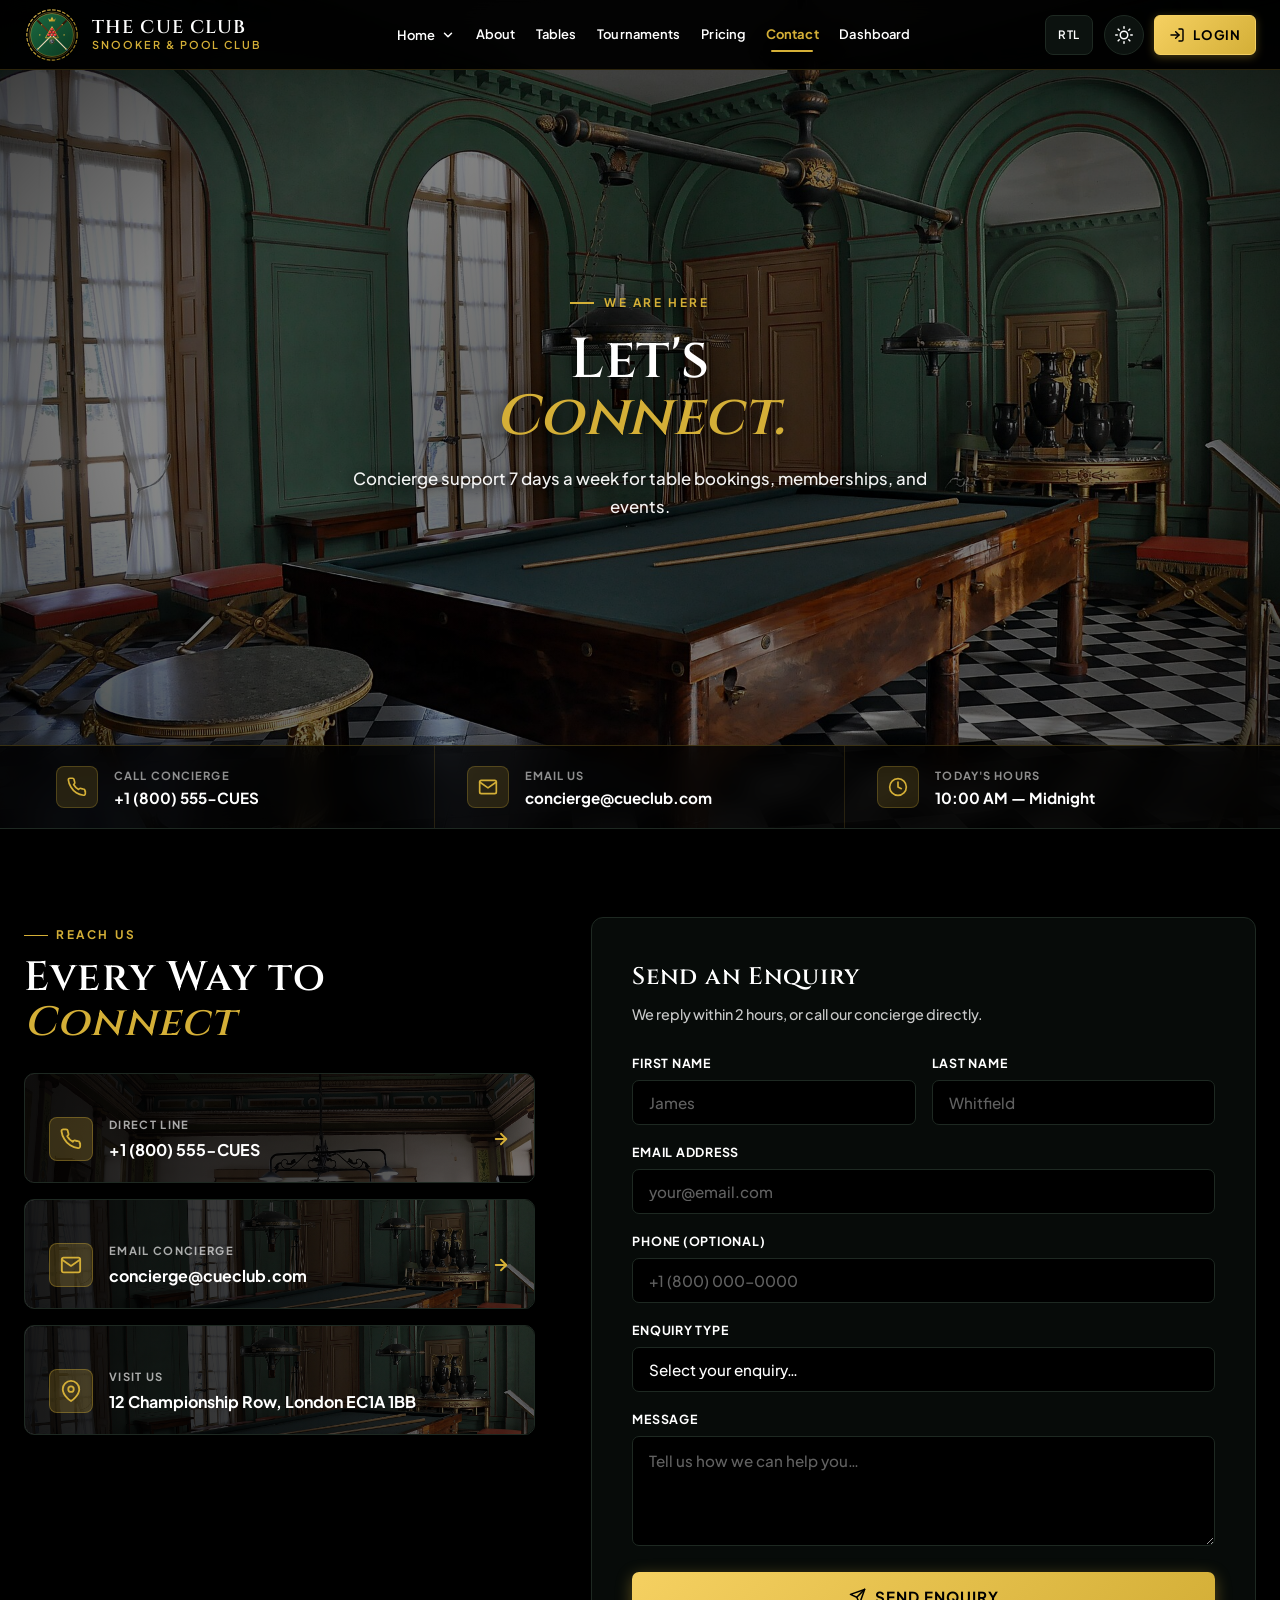
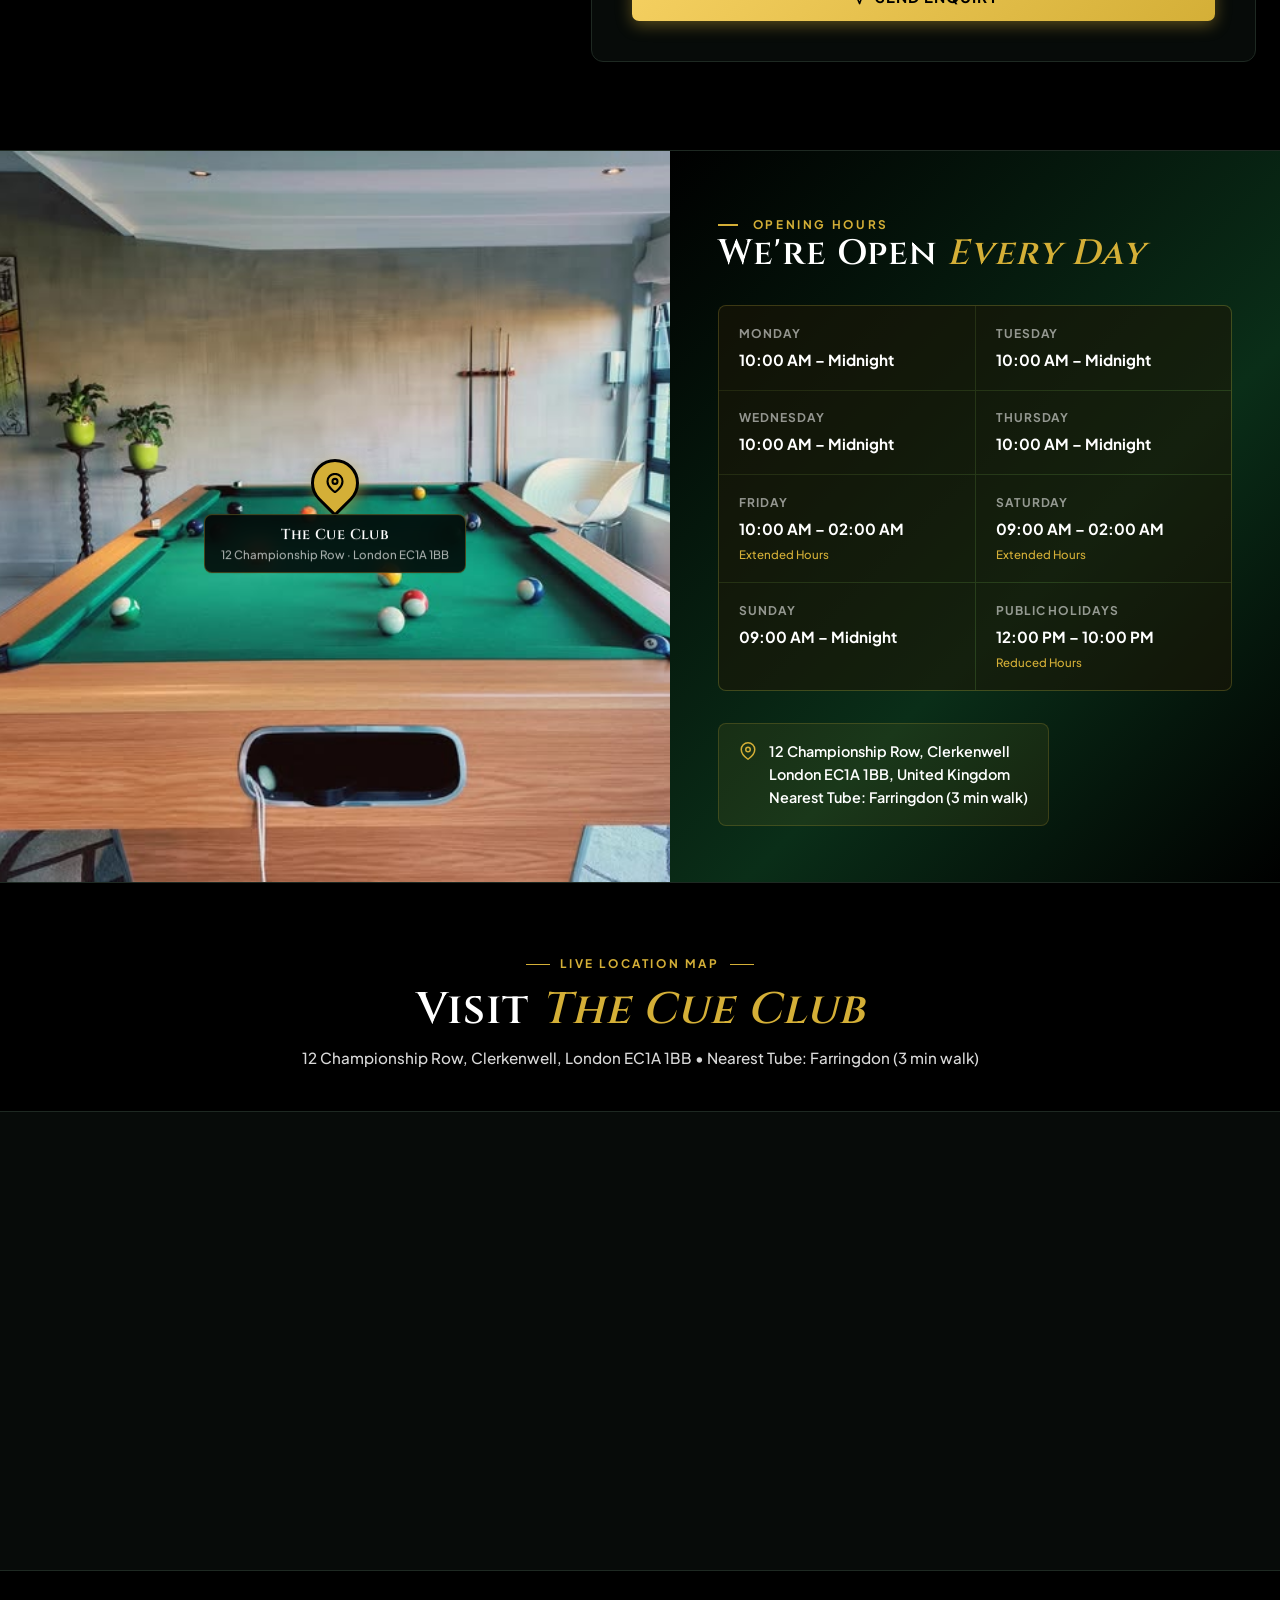
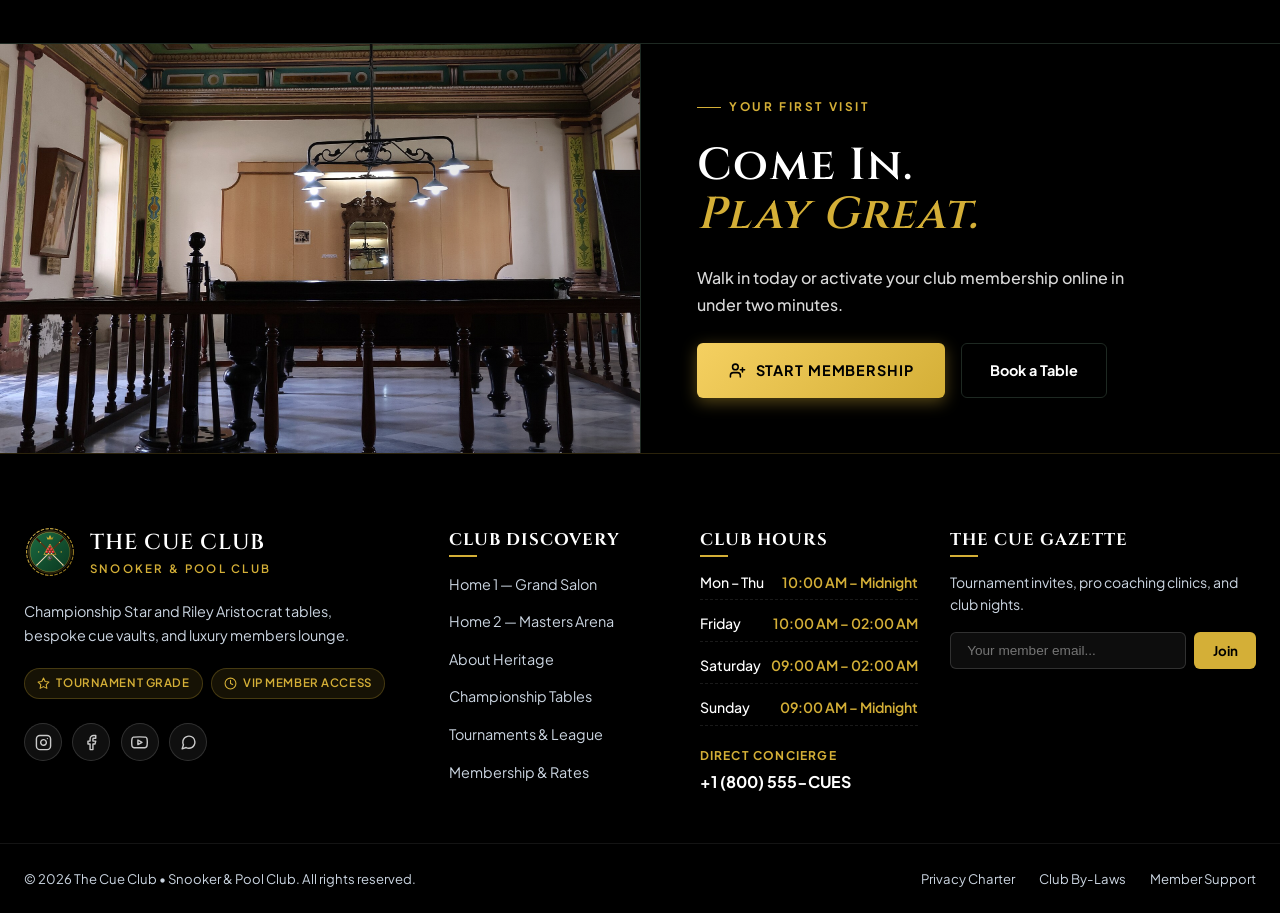
<file: contact.html>
<!DOCTYPE html>
<html lang="en" dir="ltr" class="dark">

<head>
  <meta charset="UTF-8">
  <meta name="viewport" content="width=device-width, initial-scale=1.0">
  <title>Contact &amp; Directions | The Cue Club — Snooker &amp; Pool Club</title>
  <meta name="description"
    content="Contact The Cue Club concierge, find our location, and get in touch for membership, table bookings, or tournament enquiries. Open 7 days a week.">
  <link rel="icon" type="image/svg+xml" href="assets/images/icons/favicon.svg">
  <link rel="preconnect" href="https://fonts.googleapis.com">
  <link rel="preconnect" href="https://fonts.gstatic.com" crossorigin>
  <link
    href="https://fonts.googleapis.com/css2?family=Cinzel:wght@500;600;700;800;900&family=Plus+Jakarta+Sans:wght@300;400;500;600;700;800&display=swap"
    rel="stylesheet">
  <link rel="stylesheet" href="assets/css/style.css">
  <link rel="stylesheet" href="assets/css/contact.css">
  <link rel="stylesheet" href="assets/css/responsive.css">
</head>

<body>

  <!-- PAGE LOADER -->
  <div id="cue-loader" role="status" aria-live="polite" aria-label="Loading The Cue Club">
    <div class="loader-emblem">
      <img src="assets/images/icons/logo.svg" alt="The Cue Club" width="90" height="90">
      <div class="loader-ring"></div>
    </div>
    <span class="loader-text">The Cue Club</span>
    <span class="loader-subtext">Snooker &amp; Pool Club</span>
  </div>

  <!-- FIXED HEADER -->
  <header class="cue-header" role="banner">
    <div class="cue-container header-inner">
      <a href="index.html" class="brand-link" aria-label="The Cue Club Home">
        <img src="assets/images/icons/logo.svg" alt="The Cue Club Emblem" class="brand-logo-img" width="44" height="44">
        <div class="brand-text-group">
          <span class="brand-name">The Cue Club</span>
          <span class="brand-subtext">Snooker &amp; Pool Club</span>
        </div>
      </a>

      <nav class="desktop-nav" role="navigation" aria-label="Main Navigation">
        <div class="nav-item has-dropdown">
          <button type="button" class="nav-link dropdown-toggle" aria-expanded="false" aria-haspopup="true">
            <span>Home</span>
            <svg class="dropdown-chevron" viewBox="0 0 24 24" fill="none" stroke-width="2.5" stroke-linecap="round"
              stroke-linejoin="round" aria-hidden="true">
              <polyline points="6 9 12 15 18 9"></polyline>
            </svg>
          </button>
          <div class="dropdown-menu" role="menu">
            <a href="index.html" class="dropdown-link" role="menuitem">
              <span>Home 1 — Grand Salon</span>
              <span class="dropdown-badge">Classic</span>
            </a>
            <a href="home-2.html" class="dropdown-link" role="menuitem">
              <span>Home 2 — Masters Arena</span>
              <span class="dropdown-badge">Modern</span>
            </a>
          </div>
        </div>
        <div class="nav-item"><a href="about.html" class="nav-link">About</a></div>
        <div class="nav-item"><a href="tables.html" class="nav-link">Tables</a></div>
        <div class="nav-item"><a href="tournaments.html" class="nav-link">Tournaments</a></div>
        <div class="nav-item"><a href="pricing.html" class="nav-link">Pricing</a></div>
        <div class="nav-item"><a href="contact.html" class="nav-link active" aria-current="page">Contact</a></div>
        <div class="nav-item"><a href="dashboard.html" class="nav-link">Dashboard</a></div>
      </nav>

      <div class="header-actions">
        <button type="button" class="ctrl-btn rtl-toggle-btn" aria-label="Toggle RTL/LTR direction"
          title="Toggle RTL/LTR">RTL</button>
        <button type="button" class="ctrl-btn theme-toggle-btn" aria-label="Toggle dark mode" title="Toggle Theme">
          <svg class="sun-icon" viewBox="0 0 24 24" fill="none" stroke-width="2" stroke-linecap="round"
            stroke-linejoin="round" aria-hidden="true">
            <circle cx="12" cy="12" r="5"></circle>
            <line x1="12" y1="1" x2="12" y2="3"></line>
            <line x1="12" y1="21" x2="12" y2="23"></line>
            <line x1="4.22" y1="4.22" x2="5.64" y2="5.64"></line>
            <line x1="18.36" y1="18.36" x2="19.78" y2="19.78"></line>
            <line x1="1" y1="12" x2="3" y2="12"></line>
            <line x1="21" y1="12" x2="23" y2="12"></line>
            <line x1="4.22" y1="19.78" x2="5.64" y2="18.36"></line>
            <line x1="18.36" y1="5.64" x2="19.78" y2="4.22"></line>
          </svg>
          <svg class="moon-icon" viewBox="0 0 24 24" fill="none" stroke-width="2" stroke-linecap="round"
            stroke-linejoin="round" aria-hidden="true">
            <path d="M21 12.79A9 9 0 1 1 11.21 3 7 7 0 0 0 21 12.79z"></path>
          </svg>
        </button>
        <a href="login.html" class="btn-login" aria-label="Member Login">
          <svg viewBox="0 0 24 24" fill="none" stroke-width="2.2" stroke-linecap="round" stroke-linejoin="round"
            aria-hidden="true">
            <path d="M15 3h4a2 2 0 0 1 2 2v14a2 2 0 0 1-2 2h-4"></path>
            <polyline points="10 17 15 12 10 7"></polyline>
            <line x1="15" y1="12" x2="3" y2="12"></line>
          </svg>
          <span>Login</span>
        </a>
        <button type="button" class="mobile-toggle-btn" aria-label="Open mobile menu" aria-expanded="false">
          <svg viewBox="0 0 24 24" fill="none" stroke-width="2.2" stroke-linecap="round" stroke-linejoin="round"
            aria-hidden="true">
            <line x1="3" y1="12" x2="21" y2="12"></line>
            <line x1="3" y1="6" x2="21" y2="6"></line>
            <line x1="3" y1="18" x2="21" y2="18"></line>
          </svg>
        </button>
      </div>
    </div>
  </header>

  <!-- MOBILE DRAWER -->
  <div class="mobile-menu-backdrop" aria-hidden="true"></div>
  <aside class="mobile-menu-drawer" role="dialog" aria-modal="true" aria-label="Mobile Navigation">
    <div class="drawer-header">
      <a href="index.html" class="brand-link">
        <img src="assets/images/icons/logo.svg" alt="The Cue Club" class="brand-logo-img" width="38" height="38">
        <div class="brand-text-group">
          <span class="brand-name">The Cue Club</span>
          <span class="brand-subtext">Snooker &amp; Pool Club</span>
        </div>
      </a>
      <button type="button" class="drawer-close-btn" aria-label="Close menu">
        <svg viewBox="0 0 24 24" fill="none" stroke-width="2.5" stroke-linecap="round" stroke-linejoin="round"
          aria-hidden="true">
          <line x1="18" y1="6" x2="6" y2="18"></line>
          <line x1="6" y1="6" x2="18" y2="18"></line>
        </svg>
      </button>
    </div>
    <div class="drawer-controls-bar">
      <div class="drawer-control-item">
        <span>Dark Mode</span>
        <button type="button" class="ctrl-btn theme-toggle-btn" aria-label="Toggle dark mode">
          <svg class="sun-icon" viewBox="0 0 24 24" fill="none" stroke="currentColor" stroke-width="2" stroke-linecap="round"
            stroke-linejoin="round" aria-hidden="true">
            <circle cx="12" cy="12" r="5"></circle>
            <line x1="12" y1="1" x2="12" y2="3"></line>
            <line x1="12" y1="21" x2="12" y2="23"></line>
            <line x1="4.22" y1="4.22" x2="5.64" y2="5.64"></line>
            <line x1="18.36" y1="18.36" x2="19.78" y2="19.78"></line>
            <line x1="1" y1="12" x2="3" y2="12"></line>
            <line x1="21" y1="12" x2="23" y2="12"></line>
            <line x1="4.22" y1="19.78" x2="5.64" y2="18.36"></line>
            <line x1="18.36" y1="5.64" x2="19.78" y2="4.22"></line>
          </svg>
          <svg class="moon-icon" viewBox="0 0 24 24" fill="none" stroke="currentColor" stroke-width="2" stroke-linecap="round"
            stroke-linejoin="round" aria-hidden="true">
            <path d="M21 12.79A9 9 0 1 1 11.21 3 7 7 0 0 0 21 12.79z"></path>
          </svg>
        </button>
      </div>
      <div class="drawer-control-item">
        <span>RTL / LTR</span>
        <button type="button" class="ctrl-btn rtl-toggle-btn" aria-label="Toggle RTL">RTL</button>
      </div>
    </div>
    <nav class="drawer-nav" role="navigation" aria-label="Mobile Navigation">
      <div class="mobile-accordion-item">
        <button type="button" class="mobile-nav-link mobile-accordion-toggle" aria-expanded="false">
          <span>Home</span>
          <svg class="mobile-accordion-icon" viewBox="0 0 24 24" fill="none" stroke-width="2.5" stroke-linecap="round"
            stroke-linejoin="round" aria-hidden="true">
            <polyline points="6 9 12 15 18 9"></polyline>
          </svg>
        </button>
        <div class="mobile-submenu">
          <a href="index.html" class="mobile-sub-link"><span>Home 1 — Grand Salon</span><span
              class="dropdown-badge">Classic</span></a>
          <a href="home-2.html" class="mobile-sub-link"><span>Home 2 — Masters Arena</span><span
              class="dropdown-badge">Modern</span></a>
        </div>
      </div>
      <a href="about.html" class="mobile-nav-link">About</a>
      <a href="tables.html" class="mobile-nav-link">Tables</a>
      <a href="tournaments.html" class="mobile-nav-link">Tournaments</a>
      <a href="pricing.html" class="mobile-nav-link">Pricing</a>
      <a href="contact.html" class="mobile-nav-link active">Contact</a>
      <a href="dashboard.html" class="mobile-nav-link">Dashboard</a>
    </nav>
    <div class="drawer-footer">
      <a href="login.html" class="btn-login" aria-label="Member Login">
        <svg viewBox="0 0 24 24" fill="none" stroke-width="2.2" stroke-linecap="round" stroke-linejoin="round"
          aria-hidden="true">
          <path d="M15 3h4a2 2 0 0 1 2 2v14a2 2 0 0 1-2 2h-4"></path>
          <polyline points="10 17 15 12 10 7"></polyline>
          <line x1="15" y1="12" x2="3" y2="12"></line>
        </svg>
        <span>Member Login</span>
      </a>
    </div>
  </aside>

  <main id="main-content">

    <!-- ========================================================================
         SECTION 1 — HERO (Full-Bleed Venue Exterior + Quick Contact Strip)
         Layout: Full viewport exterior image + minimal left headline + 3-col quick strip
         ======================================================================== -->
    <section class="ct-hero" aria-label="Contact Page Hero">
      <div class="ct-hero-bg">
        <img src="assets/images/sections/contact-venue-exterior.jpg"
          alt="The Cue Club prestigious exterior venue entrance at dusk" width="1800" height="1000" loading="eager">
        <div class="ct-hero-overlay" aria-hidden="true"></div>
      </div>

      <div class="ct-hero-content">
        <div class="cue-container">
          <div class="ct-hero-inner">
            <div class="ct-hero-eyebrow">
              <span class="ct-eyebrow-line" aria-hidden="true"></span>
              We Are Here
            </div>
            <h1 class="ct-hero-title">
              Let's<br>
              <em>Connect.</em>
            </h1>
            <p class="ct-hero-desc">Concierge support 7 days a week for table bookings, memberships, and events.</p>
          </div>
        </div>
      </div>

      <!-- Quick Contact Strip -->
      <div class="ct-hero-quick-strip" aria-label="Quick contact information">
        <div class="cue-container">
          <div class="ct-hero-quick-inner">
            <a href="tel:+18005550283" class="ct-quick-item" aria-label="Call us at plus 1 800 555 CUES">
              <div class="ct-quick-icon" aria-hidden="true">
                <svg viewBox="0 0 24 24" fill="none" stroke-width="2" stroke-linecap="round" stroke-linejoin="round">
                  <path
                    d="M22 16.92v3a2 2 0 0 1-2.18 2 19.79 19.79 0 0 1-8.63-3.07A19.5 19.5 0 0 1 4.69 12 19.79 19.79 0 0 1 1.61 3.42C1.6 2.3 2.4 1.5 3.52 1.5h3a2 2 0 0 1 2 1.72c.127.96.361 1.903.7 2.81a2 2 0 0 1-.45 2.11L7.91 9a16 16 0 0 0 6 6l.86-.86a2 2 0 0 1 2.11-.45c.907.339 1.85.573 2.81.7A2 2 0 0 1 21.5 16.92z">
                  </path>
                </svg>
              </div>
              <div>
                <div class="ct-quick-label">Call Concierge</div>
                <div class="ct-quick-value">+1 (800) 555-CUES</div>
              </div>
            </a>

            <a href="mailto:concierge@cueclub.com" class="ct-quick-item" aria-label="Email our concierge team">
              <div class="ct-quick-icon" aria-hidden="true">
                <svg viewBox="0 0 24 24" fill="none" stroke-width="2" stroke-linecap="round" stroke-linejoin="round">
                  <path d="M4 4h16c1.1 0 2 .9 2 2v12c0 1.1-.9 2-2 2H4c-1.1 0-2-.9-2-2V6c0-1.1.9-2 2-2z"></path>
                  <polyline points="22,6 12,13 2,6"></polyline>
                </svg>
              </div>
              <div>
                <div class="ct-quick-label">Email Us</div>
                <div class="ct-quick-value">concierge@cueclub.com</div>
              </div>
            </a>

            <div class="ct-quick-item">
              <div class="ct-quick-icon" aria-hidden="true">
                <svg viewBox="0 0 24 24" fill="none" stroke-width="2" stroke-linecap="round" stroke-linejoin="round">
                  <circle cx="12" cy="12" r="10"></circle>
                  <polyline points="12 6 12 12 16 14"></polyline>
                </svg>
              </div>
              <div>
                <div class="ct-quick-label">Today's Hours</div>
                <div class="ct-quick-value">10:00 AM — Midnight</div>
              </div>
            </div>
          </div>
        </div>
      </div>
    </section>

    <!-- ========================================================================
         SECTION 2 — CONTACT CHANNELS + FORM
         Layout: Left 3 image-backed channel cards | Right contact form
         ======================================================================== -->
    <section class="ct-contact" aria-label="Contact Channels and Enquiry Form">
      <div class="cue-container">
        <div class="ct-contact-inner">

          <!-- Left: Channel Cards -->
          <div>
            <div class="ct-section-eyebrow">
              <span class="ct-eyebrow-dash" aria-hidden="true"></span>
              Reach Us
            </div>
            <h2 class="ct-section-title">Every Way to <em>Connect</em></h2>

            <div class="ct-channels" role="list">

              <a href="tel:+18005550283" class="ct-channel-card" role="listitem" aria-label="Call our concierge line">
                <div class="ct-channel-bg" aria-hidden="true">
                  <img src="assets/images/sections/contact-concierge-desk.jpg" alt="" width="600" height="150"
                    loading="lazy">
                </div>
                <div class="ct-channel-overlay" aria-hidden="true"></div>
                <div class="ct-channel-content">
                  <div class="ct-channel-icon" aria-hidden="true">
                    <svg viewBox="0 0 24 24" fill="none" stroke-width="2" stroke-linecap="round"
                      stroke-linejoin="round">
                      <path
                        d="M22 16.92v3a2 2 0 0 1-2.18 2 19.79 19.79 0 0 1-8.63-3.07A19.5 19.5 0 0 1 4.69 12 19.79 19.79 0 0 1 1.61 3.42C1.6 2.3 2.4 1.5 3.52 1.5h3a2 2 0 0 1 2 1.72c.127.96.361 1.903.7 2.81a2 2 0 0 1-.45 2.11L7.91 9a16 16 0 0 0 6 6l.86-.86a2 2 0 0 1 2.11-.45c.907.339 1.85.573 2.81.7A2 2 0 0 1 21.5 16.92z">
                      </path>
                    </svg>
                  </div>
                  <div class="ct-channel-text">
                    <div class="ct-channel-label">Direct Line</div>
                    <div class="ct-channel-value">+1 (800) 555-CUES</div>
                  </div>
                  <div class="ct-channel-arrow" aria-hidden="true">
                    <svg viewBox="0 0 24 24" fill="none" stroke-width="2.5" stroke-linecap="round"
                      stroke-linejoin="round">
                      <line x1="5" y1="12" x2="19" y2="12"></line>
                      <polyline points="12 5 19 12 12 19"></polyline>
                    </svg>
                  </div>
                </div>
              </a>

              <a href="mailto:concierge@cueclub.com" class="ct-channel-card" role="listitem"
                aria-label="Send us an email">
                <div class="ct-channel-bg" aria-hidden="true">
                  <img src="assets/images/sections/contact-interior-wide.jpg" alt="" width="600" height="150"
                    loading="lazy">
                </div>
                <div class="ct-channel-overlay" aria-hidden="true"></div>
                <div class="ct-channel-content">
                  <div class="ct-channel-icon" aria-hidden="true">
                    <svg viewBox="0 0 24 24" fill="none" stroke-width="2" stroke-linecap="round"
                      stroke-linejoin="round">
                      <path d="M4 4h16c1.1 0 2 .9 2 2v12c0 1.1-.9 2-2 2H4c-1.1 0-2-.9-2-2V6c0-1.1.9-2 2-2z"></path>
                      <polyline points="22,6 12,13 2,6"></polyline>
                    </svg>
                  </div>
                  <div class="ct-channel-text">
                    <div class="ct-channel-label">Email Concierge</div>
                    <div class="ct-channel-value">concierge@cueclub.com</div>
                  </div>
                  <div class="ct-channel-arrow" aria-hidden="true">
                    <svg viewBox="0 0 24 24" fill="none" stroke-width="2.5" stroke-linecap="round"
                      stroke-linejoin="round">
                      <line x1="5" y1="12" x2="19" y2="12"></line>
                      <polyline points="12 5 19 12 12 19"></polyline>
                    </svg>
                  </div>
                </div>
              </a>

              <div class="ct-channel-card" role="listitem" style="cursor:default;">
                <div class="ct-channel-bg" aria-hidden="true">
                  <img src="assets/images/sections/contact-venue-exterior.jpg" alt="" width="600" height="150"
                    loading="lazy">
                </div>
                <div class="ct-channel-overlay" aria-hidden="true"></div>
                <div class="ct-channel-content">
                  <div class="ct-channel-icon" aria-hidden="true">
                    <svg viewBox="0 0 24 24" fill="none" stroke-width="2" stroke-linecap="round"
                      stroke-linejoin="round">
                      <path d="M21 10c0 7-9 13-9 13s-9-6-9-13a9 9 0 0 1 18 0z"></path>
                      <circle cx="12" cy="10" r="3"></circle>
                    </svg>
                  </div>
                  <div class="ct-channel-text">
                    <div class="ct-channel-label">Visit Us</div>
                    <div class="ct-channel-value">12 Championship Row, London EC1A 1BB</div>
                  </div>
                </div>
              </div>

            </div>
          </div>

          <!-- Right: Contact Form -->
          <div class="ct-form-panel" role="region" aria-label="Send an Enquiry">
            <div class="ct-form-title">Send an Enquiry</div>
            <p class="ct-form-subtitle">We reply within 2 hours, or call our concierge directly.</p>

            <form action="#" method="post" novalidate>
              <div class="ct-form-fields">

                <div class="ct-field-row">
                  <div class="ct-field">
                    <label for="ct-first" class="ct-label">First Name</label>
                    <input type="text" id="ct-first" name="first_name" class="ct-input" placeholder="James"
                      autocomplete="given-name" required>
                  </div>
                  <div class="ct-field">
                    <label for="ct-last" class="ct-label">Last Name</label>
                    <input type="text" id="ct-last" name="last_name" class="ct-input" placeholder="Whitfield"
                      autocomplete="family-name" required>
                  </div>
                </div>

                <div class="ct-field">
                  <label for="ct-email" class="ct-label">Email Address</label>
                  <input type="email" id="ct-email" name="email" class="ct-input" placeholder="your@email.com"
                    autocomplete="email" required>
                </div>

                <div class="ct-field">
                  <label for="ct-phone" class="ct-label">Phone (Optional)</label>
                  <input type="tel" id="ct-phone" name="phone" class="ct-input" placeholder="+1 (800) 000-0000"
                    autocomplete="tel">
                </div>

                <div class="ct-field">
                  <label for="ct-subject" class="ct-label">Enquiry Type</label>
                  <select id="ct-subject" name="subject" class="ct-select">
                    <option value="" disabled selected>Select your enquiry…</option>
                    <option value="membership">Membership &amp; Pricing</option>
                    <option value="tables">Table Booking</option>
                    <option value="tournaments">Tournaments &amp; Events</option>
                    <option value="coaching">Coaching Sessions</option>
                    <option value="corporate">Corporate &amp; Private Events</option>
                    <option value="other">General Enquiry</option>
                  </select>
                </div>

                <div class="ct-field">
                  <label for="ct-message" class="ct-label">Message</label>
                  <textarea id="ct-message" name="message" class="ct-textarea"
                    placeholder="Tell us how we can help you…" required></textarea>
                </div>

                <button type="submit" class="ct-submit-btn">
                  <svg viewBox="0 0 24 24" fill="none" stroke-width="2.2" stroke-linecap="round" stroke-linejoin="round"
                    aria-hidden="true">
                    <line x1="22" y1="2" x2="11" y2="13"></line>
                    <polygon points="22 2 15 22 11 13 2 9 22 2"></polygon>
                  </svg>
                  Send Enquiry
                </button>

              </div>
            </form>
          </div>

        </div>
      </div>
    </section>

    <!-- ========================================================================
         SECTION 3 — LOCATION & HOURS
         Layout: Left venue exterior image with map pin | Right emerald dark hours grid
         ======================================================================== -->
    <section class="ct-location" aria-label="Club Location and Opening Hours">

      <!-- Left: Visual map/location -->
      <div class="ct-map-side" role="img" aria-label="The Cue Club location at 12 Championship Row London">
        <img src="assets/images/sections/p6.jpg" alt="The Cue Club venue exterior at 12 Championship Row, London"
          width="900" height="600" loading="lazy">
        <div class="ct-map-pin-badge" aria-hidden="true">
          <div class="ct-map-pin">
            <svg viewBox="0 0 24 24" fill="none" stroke-width="2.5" stroke-linecap="round" stroke-linejoin="round">
              <path d="M21 10c0 7-9 13-9 13s-9-6-9-13a9 9 0 0 1 18 0z"></path>
              <circle cx="12" cy="10" r="3"></circle>
            </svg>
          </div>
          <div class="ct-map-label-bubble">
            <div class="ct-map-label-name">The Cue Club</div>
            <div class="ct-map-label-addr">12 Championship Row · London EC1A 1BB</div>
          </div>
        </div>
      </div>

      <!-- Right: Hours Grid -->
      <div class="ct-hours-side">
        <div>
          <div class="ct-hours-eyebrow">
            <span style="display:inline-block;width:20px;height:1.5px;background:var(--color-gold);margin-right:0.4rem;"
              aria-hidden="true"></span>
            Opening Hours
          </div>
          <h2 class="ct-hours-title">We're Open <em>Every Day</em></h2>
        </div>

        <div class="ct-hours-grid">
          <div class="ct-hours-cell">
            <span class="ct-hours-day">Monday</span>
            <span class="ct-hours-time">10:00 AM – Midnight</span>
          </div>
          <div class="ct-hours-cell">
            <span class="ct-hours-day">Tuesday</span>
            <span class="ct-hours-time">10:00 AM – Midnight</span>
          </div>
          <div class="ct-hours-cell">
            <span class="ct-hours-day">Wednesday</span>
            <span class="ct-hours-time">10:00 AM – Midnight</span>
          </div>
          <div class="ct-hours-cell">
            <span class="ct-hours-day">Thursday</span>
            <span class="ct-hours-time">10:00 AM – Midnight</span>
          </div>
          <div class="ct-hours-cell">
            <span class="ct-hours-day">Friday</span>
            <span class="ct-hours-time">10:00 AM – 02:00 AM</span>
            <span class="ct-hours-note">Extended Hours</span>
          </div>
          <div class="ct-hours-cell">
            <span class="ct-hours-day">Saturday</span>
            <span class="ct-hours-time">09:00 AM – 02:00 AM</span>
            <span class="ct-hours-note">Extended Hours</span>
          </div>
          <div class="ct-hours-cell">
            <span class="ct-hours-day">Sunday</span>
            <span class="ct-hours-time">09:00 AM – Midnight</span>
          </div>
          <div class="ct-hours-cell">
            <span class="ct-hours-day">Public Holidays</span>
            <span class="ct-hours-time">12:00 PM – 10:00 PM</span>
            <span class="ct-hours-note">Reduced Hours</span>
          </div>
        </div>

        <div class="ct-address-row">
          <svg viewBox="0 0 24 24" fill="none" stroke-width="2" stroke-linecap="round" stroke-linejoin="round"
            aria-hidden="true">
            <path d="M21 10c0 7-9 13-9 13s-9-6-9-13a9 9 0 0 1 18 0z"></path>
            <circle cx="12" cy="10" r="3"></circle>
          </svg>
          <div class="ct-address-text">
            12 Championship Row, Clerkenwell<br>
            London EC1A 1BB, United Kingdom<br>
            Nearest Tube: Farringdon (3 min walk)
          </div>
        </div>
      </div>
    </section>

    <!-- ========================================================================
         SECTION 4 — LIVE GOOGLE MAP
         Layout: Centered venue header + full-width interactive Google Maps iframe
         ======================================================================== -->
    <section class="ct-live-map" aria-label="The Cue Club Live Google Map">
      <div class="cue-container">
        <div class="ct-live-map-header">
          <div class="ct-eyebrow">
            <span class="ct-rule" aria-hidden="true"></span>
            Live Location Map
            <span class="ct-rule" aria-hidden="true"></span>
          </div>
          <h2 class="ct-live-map-title">Visit <em>The Cue Club</em></h2>
          <p class="ct-live-map-sub">12 Championship Row, Clerkenwell, London EC1A 1BB &bull; Nearest Tube: Farringdon
            (3 min walk)</p>
        </div>
      </div>

      <div class="ct-live-map-frame">
        <iframe title="The Cue Club Live Google Map — Clerkenwell, London EC1A 1BB"
          src="https://maps.google.com/maps?q=Clerkenwell,+London+EC1A+1BB&t=&z=16&ie=UTF8&iwloc=&output=embed"
          loading="lazy" referrerpolicy="no-referrer-when-downgrade" allowfullscreen>
        </iframe>
      </div>
    </section>

    <!-- ========================================================================
         SECTION 5 — CLOSING CTA (Mandatory Final Section)
         Layout: Left full-height interior image | Right dark editorial content + actions
         ======================================================================== -->
    <section class="ct-cta" aria-label="Start Your Cue Club Journey">

      <div class="ct-cta-img" role="img" aria-label="Championship snooker table at The Cue Club">
        <img src="assets/images/sections/contact-concierge-desk.jpg"
          alt="The Cue Club concierge team at the reception desk ready to assist members" width="900" height="680"
          loading="lazy">
        <div class="ct-cta-img-overlay" aria-hidden="true"></div>
      </div>

      <div class="ct-cta-content-side">
        <div class="ct-cta-content">
          <div class="ct-cta-eyebrow">
            <span style="display:inline-block;width:24px;height:1.5px;background:var(--color-gold);"
              aria-hidden="true"></span>
            Your First Visit
          </div>
          <h2 class="ct-cta-title">
            Come In.<br>
            <em>Play Great.</em>
          </h2>
          <p class="ct-cta-desc">Walk in today or activate your club membership online in under two minutes.</p>
          <div class="ct-cta-actions">
            <a href="login.html" class="ct-cta-btn-gold">
              <svg viewBox="0 0 24 24" fill="none" stroke-width="2.2" stroke-linecap="round" stroke-linejoin="round"
                aria-hidden="true">
                <path d="M16 21v-2a4 4 0 0 0-4-4H6a4 4 0 0 0-4 4v2"></path>
                <circle cx="9" cy="7" r="4"></circle>
                <line x1="19" y1="8" x2="19" y2="14"></line>
                <line x1="22" y1="11" x2="16" y2="11"></line>
              </svg>
              Start Membership
            </a>
            <a href="tables.html" class="ct-cta-btn-ghost">Book a Table</a>
          </div>
        </div>
      </div>

    </section>

  </main>

  <!-- SCROLL TO TOP -->
  <button type="button" class="scroll-top-btn" id="scroll-to-top" aria-label="Scroll to top">
    <svg viewBox="0 0 24 24" fill="none" stroke-width="2.5" stroke-linecap="round" stroke-linejoin="round"
      aria-hidden="true">
      <polyline points="18 15 12 9 6 15"></polyline>
    </svg>
  </button>

  <!-- FOOTER -->
  <footer class="cue-footer" role="contentinfo" aria-label="Site Footer">
    <div class="cue-container footer-top">
      <div class="footer-grid">
        <div class="footer-brand-col">
          <div class="footer-brand-header">
            <img src="assets/images/icons/logo.svg" alt="The Cue Club Crest" class="footer-logo-img" width="52"
              height="52">
            <div>
              <span class="footer-brand-name">The Cue Club</span>
              <div class="footer-brand-sub">Snooker &amp; Pool Club</div>
            </div>
          </div>
          <p class="footer-bio">Championship Star and Riley Aristocrat tables, bespoke cue vaults, and luxury members
            lounge.</p>
          <div class="footer-badges">
            <span class="footer-badge">
              <svg viewBox="0 0 24 24" fill="none" stroke-width="2" stroke-linecap="round" stroke-linejoin="round"
                aria-hidden="true">
                <path d="M12 2l3.09 6.26L22 9.27l-5 4.87 1.18 6.88L12 17.77l-6.18 3.25L7 14.14 2 9.27l6.91-1.01L12 2z">
                </path>
              </svg>
              Tournament Grade
            </span>
            <span class="footer-badge">
              <svg viewBox="0 0 24 24" fill="none" stroke-width="2" stroke-linecap="round" stroke-linejoin="round"
                aria-hidden="true">
                <circle cx="12" cy="12" r="10"></circle>
                <polyline points="12 6 12 12 16 14"></polyline>
              </svg>
              VIP Member Access
            </span>
          </div>
          <div class="footer-socials" aria-label="Social Media">
            <a href="#" class="footer-social-link" aria-label="Instagram">
              <svg viewBox="0 0 24 24" fill="none" stroke-width="2" stroke-linecap="round" stroke-linejoin="round"
                aria-hidden="true">
                <rect x="2" y="2" width="20" height="20" rx="5" ry="5"></rect>
                <path d="M16 11.37A4 4 0 1 1 12.63 8 4 4 0 0 1 16 11.37z"></path>
                <line x1="17.5" y1="6.5" x2="17.51" y2="6.5"></line>
              </svg>
            </a>
            <a href="#" class="footer-social-link" aria-label="Facebook">
              <svg viewBox="0 0 24 24" fill="none" stroke-width="2" stroke-linecap="round" stroke-linejoin="round"
                aria-hidden="true">
                <path d="M18 2h-3a5 5 0 0 0-5 5v3H7v4h3v8h4v-8h3l1-4h-4V7a1 1 0 0 1 1-1h3z"></path>
              </svg>
            </a>
            <a href="#" class="footer-social-link" aria-label="YouTube">
              <svg viewBox="0 0 24 24" fill="none" stroke-width="2" stroke-linecap="round" stroke-linejoin="round"
                aria-hidden="true">
                <path
                  d="M22.54 6.42a2.78 2.78 0 0 0-1.94-2C18.88 4 12 4 12 4s-6.88 0-8.6.46a2.78 2.78 0 0 0-1.94 2A29 29 0 0 0 1 11.75a29 29 0 0 0 .46 5.33A2.78 2.78 0 0 0 3.4 19c1.72.46 8.6.46 8.6.46s6.88 0 8.6-.46a2.78 2.78 0 0 0 1.94-2 29 29 0 0 0 .46-5.25 29 29 0 0 0-.46-5.33z">
                </path>
                <polygon points="9.75 15.02 15.5 11.75 9.75 8.48 9.75 15.02"></polygon>
              </svg>
            </a>
            <a href="#" class="footer-social-link" aria-label="Contact Chat">
              <svg viewBox="0 0 24 24" fill="none" stroke-width="2" stroke-linecap="round" stroke-linejoin="round"
                aria-hidden="true">
                <path
                  d="M21 11.5a8.38 8.38 0 0 1-.9 3.8 8.5 8.5 0 0 1-7.6 4.7 8.38 8.38 0 0 1-3.8-.9L3 21l1.9-5.7a8.38 8.38 0 0 1-.9-3.8 8.5 8.5 0 0 1 4.7-7.6 8.38 8.38 0 0 1 3.8-.9h.5a8.48 8.48 0 0 1 8 8v.5z">
                </path>
              </svg>
            </a>
          </div>
        </div>
        <div>
          <h4 class="footer-heading">Club Discovery</h4>
          <ul class="footer-links">
            <li><a href="index.html">Home 1 — Grand Salon</a></li>
            <li><a href="home-2.html">Home 2 — Masters Arena</a></li>
            <li><a href="about.html">About Heritage</a></li>
            <li><a href="tables.html">Championship Tables</a></li>
            <li><a href="tournaments.html">Tournaments &amp; League</a></li>
            <li><a href="pricing.html">Membership &amp; Rates</a></li>
          </ul>
        </div>
        <div>
          <h4 class="footer-heading">Club Hours</h4>
          <div class="footer-schedule">
            <div class="schedule-row"><span class="schedule-day">Mon &ndash; Thu</span><span class="schedule-time">10:00
                AM &ndash; Midnight</span></div>
            <div class="schedule-row"><span class="schedule-day">Friday</span><span class="schedule-time">10:00 AM
                &ndash; 02:00 AM</span></div>
            <div class="schedule-row"><span class="schedule-day">Saturday</span><span class="schedule-time">09:00 AM
                &ndash; 02:00 AM</span></div>
            <div class="schedule-row"><span class="schedule-day">Sunday</span><span class="schedule-time">09:00 AM
                &ndash; Midnight</span></div>
          </div>
          <div style="margin-top:1.25rem">
            <div
              style="font-size:0.75rem;text-transform:uppercase;letter-spacing:0.1em;color:var(--color-gold);font-weight:700">
              Direct Concierge</div>
            <div style="color:#fff;font-weight:700;font-size:1rem;margin-top:0.25rem">+1 (800) 555-CUES</div>
          </div>
        </div>
        <div>
          <h4 class="footer-heading">The Cue Gazette</h4>
          <p class="footer-newsletter-text">Tournament invites, pro coaching clinics, and club nights.</p>
          <form class="footer-newsletter-form" onsubmit="event.preventDefault();">
            <input type="email" class="newsletter-input" placeholder="Your member email..." required
              aria-label="Newsletter email">
            <button type="submit" class="newsletter-btn">Join</button>
          </form>
        </div>
      </div>
    </div>
    <div class="footer-bottom">
      <div class="cue-container footer-bottom-inner">
        <div>&copy; 2026 The Cue Club &bull; Snooker &amp; Pool Club. All rights reserved.</div>
        <ul class="footer-bottom-links">
          <li><a href="#">Privacy Charter</a></li>
          <li><a href="#">Club By-Laws</a></li>
          <li><a href="contact.html">Member Support</a></li>
        </ul>
      </div>
    </div>
  </footer>

  <script src="assets/js/main.js"></script>
</body>

</html>
</file>
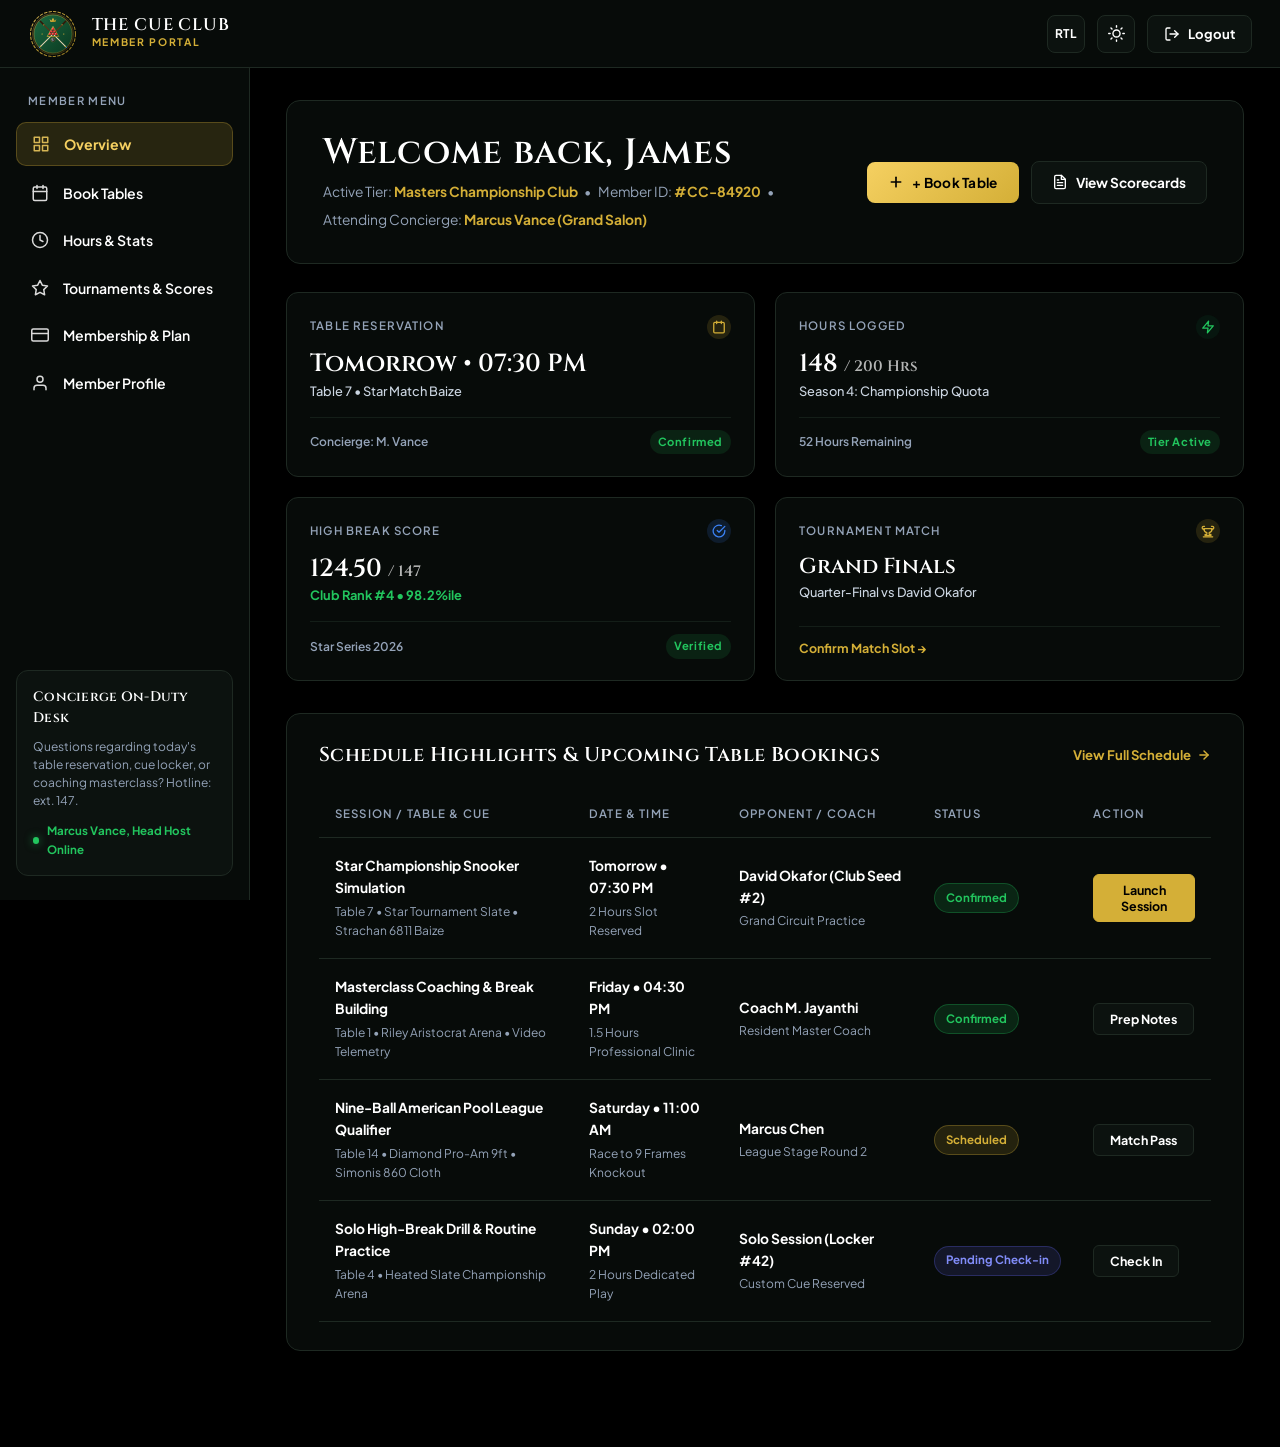
<file: dashboard.html>
<!DOCTYPE html>
<html lang="en" dir="ltr" class="dark">

<head>
  <meta charset="UTF-8">
  <meta name="viewport" content="width=device-width, initial-scale=1.0">
  <title>Member Dashboard | The Cue Club — Snooker &amp; Pool Club</title>
  <meta name="description"
    content="The Cue Club Member Portal — Book championship tables, track playing hours, manage membership, and access tournament schedules.">
  <link rel="icon" type="image/svg+xml" href="assets/images/icons/favicon.svg">
  <link rel="preconnect" href="https://fonts.googleapis.com">
  <link rel="preconnect" href="https://fonts.gstatic.com" crossorigin>
  <link
    href="https://fonts.googleapis.com/css2?family=Cinzel:wght@500;600;700;800;900&family=Plus+Jakarta+Sans:wght@300;400;500;600;700;800&display=swap"
    rel="stylesheet">
  <link rel="stylesheet" href="assets/css/style.css">
  <link rel="stylesheet" href="assets/css/dashboard.css">
  <link rel="stylesheet" href="assets/css/responsive.css">
</head>

<body>

  <!-- PAGE LOADER -->
  <div id="cue-loader" role="status" aria-live="polite" aria-label="Loading The Cue Club">
    <div class="loader-emblem">
      <img src="assets/images/icons/logo.svg" alt="The Cue Club" width="90" height="90">
      <div class="loader-ring"></div>
    </div>
    <span class="loader-text">The Cue Club</span>
    <span class="loader-subtext">Member Portal</span>
  </div>

  <div class="db-app">

    <!-- TOPBAR (Modeled directly after reference portal top header) -->
    <header class="db-topbar" role="banner">
      <a href="index.html" class="db-brand" aria-label="The Cue Club Member Portal">
        <img src="assets/images/icons/logo.svg" alt="The Cue Club Crest" class="db-logo-img" width="40" height="40">
        <div class="db-brand-text">
          <span class="db-brand-title">THE CUE CLUB</span>
          <span class="db-brand-sub">MEMBER PORTAL</span>
        </div>
      </a>

      <div class="db-topbar-actions">
        <!-- RTL Toggle -->
        <button type="button" class="db-ctrl-btn db-rtl-toggle-btn" id="db-rtl-toggle" aria-label="Toggle RTL Direction" title="Toggle RTL/LTR">
          RTL
        </button>

        <!-- Theme Toggle -->
        <button type="button" class="db-ctrl-btn db-theme-toggle-btn" id="db-theme-toggle" aria-label="Toggle Dark Mode" title="Toggle Dark/Light Mode">
          <svg class="sun-icon" viewBox="0 0 24 24" fill="none" stroke="currentColor" stroke-width="2" stroke-linecap="round" stroke-linejoin="round" aria-hidden="true">
            <circle cx="12" cy="12" r="5"></circle>
            <line x1="12" y1="1" x2="12" y2="3"></line>
            <line x1="12" y1="21" x2="12" y2="23"></line>
            <line x1="4.22" y1="4.22" x2="5.64" y2="5.64"></line>
            <line x1="18.36" y1="18.36" x2="19.78" y2="19.78"></line>
            <line x1="1" y1="12" x2="3" y2="12"></line>
            <line x1="21" y1="12" x2="23" y2="12"></line>
            <line x1="4.22" y1="19.78" x2="5.64" y2="18.36"></line>
            <line x1="18.36" y1="5.64" x2="19.78" y2="4.22"></line>
          </svg>
          <svg class="moon-icon" viewBox="0 0 24 24" fill="none" stroke="currentColor" stroke-width="2" stroke-linecap="round" stroke-linejoin="round" aria-hidden="true">
            <path d="M21 12.79A9 9 0 1 1 11.21 3 7 7 0 0 0 21 12.79z"></path>
          </svg>
        </button>

        <!-- Logout Button -->
        <a href="login.html" class="db-logout-btn" aria-label="Logout of member portal">
          <svg viewBox="0 0 24 24" fill="none" stroke="currentColor" stroke-width="2" stroke-linecap="round" stroke-linejoin="round" width="16" height="16" aria-hidden="true">
            <path d="M9 21H5a2 2 0 0 1-2-2V5a2 2 0 0 1 2-2h4"></path>
            <polyline points="16 17 21 12 16 7"></polyline>
            <line x1="21" y1="12" x2="9" y2="12"></line>
          </svg>
          <span>Logout</span>
        </a>

        <!-- Mobile Menu Toggle (Right-aligned) -->
        <button type="button" class="db-mobile-toggle" id="db-mobile-toggle" aria-label="Toggle Navigation Menu">
          <svg viewBox="0 0 24 24" fill="none" stroke="currentColor" stroke-width="2.2" stroke-linecap="round" stroke-linejoin="round" width="20" height="20">
            <line x1="3" y1="12" x2="21" y2="12"></line>
            <line x1="3" y1="6" x2="21" y2="6"></line>
            <line x1="3" y1="18" x2="21" y2="18"></line>
          </svg>
        </button>
      </div>
    </header>

    <!-- BODY LAYOUT -->
    <div class="db-body">

      <!-- LEFT SIDEBAR (Member Menu) -->
      <aside class="db-sidebar" id="db-sidebar" role="navigation" aria-label="Dashboard Sidebar Navigation">
        <div>
          <div class="db-menu-label">MEMBER MENU</div>
          <ul class="db-nav-list">
            <li class="db-nav-item active">
              <button type="button" data-tab="overview">
                <svg viewBox="0 0 24 24" fill="none" stroke-width="2" stroke-linecap="round" stroke-linejoin="round">
                  <rect x="3" y="3" width="7" height="7"></rect>
                  <rect x="14" y="3" width="7" height="7"></rect>
                  <rect x="14" y="14" width="7" height="7"></rect>
                  <rect x="3" y="14" width="7" height="7"></rect>
                </svg>
                <span>Overview</span>
              </button>
            </li>
            <li class="db-nav-item">
              <button type="button" data-tab="booking">
                <svg viewBox="0 0 24 24" fill="none" stroke-width="2" stroke-linecap="round" stroke-linejoin="round">
                  <rect x="3" y="4" width="18" height="18" rx="2" ry="2"></rect>
                  <line x1="16" y1="2" x2="16" y2="6"></line>
                  <line x1="8" y1="2" x2="8" y2="6"></line>
                  <line x1="3" y1="10" x2="21" y2="10"></line>
                </svg>
                <span>Book Tables</span>
              </button>
            </li>
            <li class="db-nav-item">
              <button type="button" data-tab="hours">
                <svg viewBox="0 0 24 24" fill="none" stroke-width="2" stroke-linecap="round" stroke-linejoin="round">
                  <circle cx="12" cy="12" r="10"></circle>
                  <polyline points="12 6 12 12 16 14"></polyline>
                </svg>
                <span>Hours &amp; Stats</span>
              </button>
            </li>
            <li class="db-nav-item">
              <button type="button" data-tab="tournaments">
                <svg viewBox="0 0 24 24" fill="none" stroke-width="2" stroke-linecap="round" stroke-linejoin="round">
                  <path d="M12 2l3.09 6.26L22 9.27l-5 4.87 1.18 6.88L12 17.77l-6.18 3.25L7 14.14 2 9.27l6.91-1.01L12 2z"></path>
                </svg>
                <span>Tournaments &amp; Scores</span>
              </button>
            </li>
            <li class="db-nav-item">
              <button type="button" data-tab="membership">
                <svg viewBox="0 0 24 24" fill="none" stroke-width="2" stroke-linecap="round" stroke-linejoin="round">
                  <rect x="1" y="4" width="22" height="16" rx="2" ry="2"></rect>
                  <line x1="1" y1="10" x2="23" y2="10"></line>
                </svg>
                <span>Membership &amp; Plan</span>
              </button>
            </li>
            <li class="db-nav-item">
              <button type="button" data-tab="profile">
                <svg viewBox="0 0 24 24" fill="none" stroke-width="2" stroke-linecap="round" stroke-linejoin="round">
                  <path d="M20 21v-2a4 4 0 0 0-4-4H8a4 4 0 0 0-4 4v2"></path>
                  <circle cx="12" cy="7" r="4"></circle>
                </svg>
                <span>Member Profile</span>
              </button>
            </li>
          </ul>
        </div>

        <!-- Mobile Controls (Dark Mode, RTL, Logout inside menu drawer) -->
        <div class="db-sidebar-mobile-actions">
          <div class="db-sidebar-controls-row">
            <button type="button" class="db-ctrl-btn db-rtl-toggle-btn" aria-label="Toggle RTL Direction" title="Toggle RTL/LTR">
              RTL
            </button>
            <button type="button" class="db-ctrl-btn db-theme-toggle-btn" aria-label="Toggle Dark Mode" title="Toggle Dark/Light Mode">
              <svg class="sun-icon" viewBox="0 0 24 24" fill="none" stroke="currentColor" stroke-width="2" stroke-linecap="round" stroke-linejoin="round" aria-hidden="true">
                <circle cx="12" cy="12" r="5"></circle>
                <line x1="12" y1="1" x2="12" y2="3"></line>
                <line x1="12" y1="21" x2="12" y2="23"></line>
                <line x1="4.22" y1="4.22" x2="5.64" y2="5.64"></line>
                <line x1="18.36" y1="18.36" x2="19.78" y2="19.78"></line>
                <line x1="1" y1="12" x2="3" y2="12"></line>
                <line x1="21" y1="12" x2="23" y2="12"></line>
                <line x1="4.22" y1="19.78" x2="5.64" y2="18.36"></line>
                <line x1="18.36" y1="5.64" x2="19.78" y2="4.22"></line>
              </svg>
              <svg class="moon-icon" viewBox="0 0 24 24" fill="none" stroke="currentColor" stroke-width="2" stroke-linecap="round" stroke-linejoin="round" aria-hidden="true">
                <path d="M21 12.79A9 9 0 1 1 11.21 3 7 7 0 0 0 21 12.79z"></path>
              </svg>
            </button>
          </div>
          <a href="login.html" class="db-logout-btn db-sidebar-logout" aria-label="Logout of member portal">
            <svg viewBox="0 0 24 24" fill="none" stroke="currentColor" stroke-width="2" stroke-linecap="round" stroke-linejoin="round" width="16" height="16" aria-hidden="true">
              <path d="M9 21H5a2 2 0 0 1-2-2V5a2 2 0 0 1 2-2h4"></path>
              <polyline points="16 17 21 12 16 7"></polyline>
              <line x1="21" y1="12" x2="9" y2="12"></line>
            </svg>
            <span>Logout</span>
          </a>
        </div>

        <!-- Concierge On-Duty Desk Card (Modeled after bottom card in reference image) -->
        <div class="db-sidebar-card">
          <div class="db-sidebar-card-title">Concierge On-Duty Desk</div>
          <div class="db-sidebar-card-desc">
            Questions regarding today's table reservation, cue locker, or coaching masterclass? Hotline: ext. 147.
          </div>
          <div class="db-status-live">
            <span class="db-live-dot" aria-hidden="true"></span>
            <span>Marcus Vance, Head Host Online</span>
          </div>
        </div>
      </aside>

      <!-- MAIN CONTENT AREA -->
      <main class="db-main" role="main">

        <!-- TAB 1: OVERVIEW (Default active tab matching reference image) -->
        <div class="db-tab-panel active" id="tab-overview">

          <!-- Welcome Hero Banner -->
          <div class="db-welcome-card">
            <div>
              <h1 class="db-welcome-title">Welcome back, James</h1>
              <div class="db-welcome-meta">
                <span>Active Tier: <strong>Masters Championship Club</strong></span>
                <span>&bull;</span>
                <span>Member ID: <strong>#CC-84920</strong></span>
                <span>&bull;</span>
                <span>Attending Concierge: <strong>Marcus Vance (Grand Salon)</strong></span>
              </div>
            </div>
            <div class="db-welcome-actions">
              <button type="button" class="db-btn-primary db-btn-gold" data-switch-tab="booking">
                <svg viewBox="0 0 24 24" fill="none" stroke="currentColor" stroke-width="2.5" stroke-linecap="round" stroke-linejoin="round" width="16" height="16">
                  <line x1="12" y1="5" x2="12" y2="19"></line>
                  <line x1="5" y1="12" x2="19" y2="12"></line>
                </svg>
                <span>+ Book Table</span>
              </button>
              <button type="button" class="db-btn-outline" data-switch-tab="hours">
                <svg viewBox="0 0 24 24" fill="none" stroke="currentColor" stroke-width="2" stroke-linecap="round" stroke-linejoin="round" width="16" height="16">
                  <path d="M14 2H6a2 2 0 0 0-2 2v16a2 2 0 0 0 2 2h12a2 2 0 0 0 2-2V8z"></path>
                  <polyline points="14 2 14 8 20 8"></polyline>
                  <line x1="16" y1="13" x2="8" y2="13"></line>
                  <line x1="16" y1="17" x2="8" y2="17"></line>
                  <polyline points="10 9 9 9 8 9"></polyline>
                </svg>
                <span>View Scorecards</span>
              </button>
            </div>
          </div>

          <!-- 4-KPI Metric Cards Row (Identical metric composition to reference screenshot) -->
          <div class="db-kpi-grid">

            <!-- Card 1: Next Table Duty / Reservation -->
            <div class="db-kpi-card">
              <div>
                <div class="db-kpi-header">
                  <span class="db-kpi-label">TABLE RESERVATION</span>
                  <div class="db-kpi-icon-pill" style="background:rgba(212,175,55,0.15);color:var(--color-gold);">
                    <svg viewBox="0 0 24 24" fill="none" stroke="currentColor" stroke-width="2.2" stroke-linecap="round" stroke-linejoin="round">
                      <rect x="3" y="4" width="18" height="18" rx="2" ry="2"></rect>
                      <line x1="16" y1="2" x2="16" y2="6"></line>
                      <line x1="8" y1="2" x2="8" y2="6"></line>
                    </svg>
                  </div>
                </div>
                <div class="db-kpi-val">Tomorrow &bull; 07:30 PM</div>
                <div class="db-kpi-sub">Table 7 &bull; Star Match Baize</div>
              </div>
              <div class="db-kpi-footer">
                <span class="db-table-cell-sub">Concierge: M. Vance</span>
                <span class="db-kpi-badge">Confirmed</span>
              </div>
            </div>

            <!-- Card 2: Hours Logged -->
            <div class="db-kpi-card">
              <div>
                <div class="db-kpi-header">
                  <span class="db-kpi-label">HOURS LOGGED</span>
                  <div class="db-kpi-icon-pill" style="background:rgba(11,70,38,0.2);color:#22c55e;">
                    <svg viewBox="0 0 24 24" fill="none" stroke="currentColor" stroke-width="2.2" stroke-linecap="round" stroke-linejoin="round">
                      <polygon points="13 2 3 14 12 14 11 22 21 10 12 10 13 2"></polygon>
                    </svg>
                  </div>
                </div>
                <div class="db-kpi-val">148 <span style="font-size:0.95rem;font-weight:600;opacity:0.7;">/ 200 Hrs</span></div>
                <div class="db-kpi-sub">Season 4: Championship Quota</div>
              </div>
              <div class="db-kpi-footer">
                <span class="db-table-cell-sub">52 Hours Remaining</span>
                <span class="db-kpi-badge">Tier Active</span>
              </div>
            </div>

            <!-- Card 3: Recent High Break Score -->
            <div class="db-kpi-card">
              <div>
                <div class="db-kpi-header">
                  <span class="db-kpi-label">HIGH BREAK SCORE</span>
                  <div class="db-kpi-icon-pill" style="background:rgba(59,130,246,0.15);color:#3b82f6;">
                    <svg viewBox="0 0 24 24" fill="none" stroke="currentColor" stroke-width="2.2" stroke-linecap="round" stroke-linejoin="round">
                      <path d="M22 11.08V12a10 10 0 1 1-5.93-9.14"></path>
                      <polyline points="22 4 12 14.01 9 11.01"></polyline>
                    </svg>
                  </div>
                </div>
                <div class="db-kpi-val">124.50 <span style="font-size:0.95rem;font-weight:600;opacity:0.7;">/ 147</span></div>
                <div class="db-kpi-sub" style="color:#22c55e;font-weight:700;">Club Rank #4 &bull; 98.2%ile</div>
              </div>
              <div class="db-kpi-footer">
                <span class="db-table-cell-sub">Star Series 2026</span>
                <span class="db-kpi-badge">Verified</span>
              </div>
            </div>

            <!-- Card 4: Upcoming Match / Task -->
            <div class="db-kpi-card">
              <div>
                <div class="db-kpi-header">
                  <span class="db-kpi-label">TOURNAMENT MATCH</span>
                  <div class="db-kpi-icon-pill" style="background:rgba(212,175,55,0.15);color:var(--color-gold);">
                    <svg viewBox="0 0 24 24" fill="none" stroke="currentColor" stroke-width="2.2" stroke-linecap="round" stroke-linejoin="round">
                      <path d="M6 9H4.5a2.5 2.5 0 0 1 0-5H6"></path>
                      <path d="M18 9h1.5a2.5 2.5 0 0 0 0-5H18"></path>
                      <path d="M4 22h16"></path>
                      <path d="M10 14.66V17c0 .55-.45 1-1 1H7v2h10v-2h-2c-.55 0-1-.45-1-1v-2.34c3-.78 5-3.57 5-6.66H5c0 3.09 2 5.88 5 6.66z"></path>
                    </svg>
                  </div>
                </div>
                <div class="db-kpi-val" style="font-size:1.35rem;">Grand Finals</div>
                <div class="db-kpi-sub">Quarter-Final vs David Okafor</div>
              </div>
              <div class="db-kpi-footer">
                <a href="#" class="db-kpi-link" data-switch-tab="tournaments">Confirm Match Slot &rarr;</a>
              </div>
            </div>

          </div>

          <!-- Schedule Highlights & Upcoming Table Bookings Table -->
          <div class="db-section-card">
            <div class="db-section-header">
              <h2 class="db-section-title">Schedule Highlights &amp; Upcoming Table Bookings</h2>
              <a href="#" class="db-section-link" data-switch-tab="booking">
                <span>View Full Schedule</span>
                <svg viewBox="0 0 24 24" fill="none" stroke="currentColor" stroke-width="2.5" stroke-linecap="round" stroke-linejoin="round" width="14" height="14">
                  <line x1="5" y1="12" x2="19" y2="12"></line>
                  <polyline points="12 5 19 12 12 19"></polyline>
                </svg>
              </a>
            </div>

            <div class="db-table-wrapper">
              <table class="db-table" aria-label="Upcoming Club Sessions and Table Bookings">
                <thead>
                  <tr>
                    <th scope="col">SESSION / TABLE &amp; CUE</th>
                    <th scope="col">DATE &amp; TIME</th>
                    <th scope="col">OPPONENT / COACH</th>
                    <th scope="col">STATUS</th>
                    <th scope="col">ACTION</th>
                  </tr>
                </thead>
                <tbody>
                  <tr>
                    <td>
                      <div class="db-table-cell-title">Star Championship Snooker Simulation</div>
                      <div class="db-table-cell-sub">Table 7 &bull; Star Tournament Slate &bull; Strachan 6811 Baize</div>
                    </td>
                    <td>
                      <div class="db-table-cell-title">Tomorrow &bull; 07:30 PM</div>
                      <div class="db-table-cell-sub">2 Hours Slot Reserved</div>
                    </td>
                    <td>
                      <div class="db-table-cell-title">David Okafor (Club Seed #2)</div>
                      <div class="db-table-cell-sub">Grand Circuit Practice</div>
                    </td>
                    <td>
                      <span class="db-status-badge db-status-confirmed">Confirmed</span>
                    </td>
                    <td>
                      <button type="button" class="db-table-btn highlight">Launch Session</button>
                    </td>
                  </tr>

                  <tr>
                    <td>
                      <div class="db-table-cell-title">Masterclass Coaching &amp; Break Building</div>
                      <div class="db-table-cell-sub">Table 1 &bull; Riley Aristocrat Arena &bull; Video Telemetry</div>
                    </td>
                    <td>
                      <div class="db-table-cell-title">Friday &bull; 04:30 PM</div>
                      <div class="db-table-cell-sub">1.5 Hours Professional Clinic</div>
                    </td>
                    <td>
                      <div class="db-table-cell-title">Coach M. Jayanthi</div>
                      <div class="db-table-cell-sub">Resident Master Coach</div>
                    </td>
                    <td>
                      <span class="db-status-badge db-status-confirmed">Confirmed</span>
                    </td>
                    <td>
                      <button type="button" class="db-table-btn">Prep Notes</button>
                    </td>
                  </tr>

                  <tr>
                    <td>
                      <div class="db-table-cell-title">Nine-Ball American Pool League Qualifier</div>
                      <div class="db-table-cell-sub">Table 14 &bull; Diamond Pro-Am 9ft &bull; Simonis 860 Cloth</div>
                    </td>
                    <td>
                      <div class="db-table-cell-title">Saturday &bull; 11:00 AM</div>
                      <div class="db-table-cell-sub">Race to 9 Frames Knockout</div>
                    </td>
                    <td>
                      <div class="db-table-cell-title">Marcus Chen</div>
                      <div class="db-table-cell-sub">League Stage Round 2</div>
                    </td>
                    <td>
                      <span class="db-status-badge db-status-scheduled">Scheduled</span>
                    </td>
                    <td>
                      <button type="button" class="db-table-btn">Match Pass</button>
                    </td>
                  </tr>

                  <tr>
                    <td>
                      <div class="db-table-cell-title">Solo High-Break Drill &amp; Routine Practice</div>
                      <div class="db-table-cell-sub">Table 4 &bull; Heated Slate Championship Arena</div>
                    </td>
                    <td>
                      <div class="db-table-cell-title">Sunday &bull; 02:00 PM</div>
                      <div class="db-table-cell-sub">2 Hours Dedicated Play</div>
                    </td>
                    <td>
                      <div class="db-table-cell-title">Solo Session (Locker #42)</div>
                      <div class="db-table-cell-sub">Custom Cue Reserved</div>
                    </td>
                    <td>
                      <span class="db-status-badge db-status-pending">Pending Check-in</span>
                    </td>
                    <td>
                      <button type="button" class="db-table-btn">Check In</button>
                    </td>
                  </tr>
                </tbody>
              </table>
            </div>
          </div>

        </div>

        <!-- TAB 2: BOOK TABLES (Interactive Table Deck) -->
        <div class="db-tab-panel" id="tab-booking">
          <div class="db-section-card">
            <div class="db-section-header">
              <div>
                <h2 class="db-section-title">Live Table Deck &amp; Slot Selector</h2>
                <p style="font-size:0.85rem;color:var(--text-light);margin-top:0.25rem;">Select your table and preferred match slot. Instant reservation with concierge notification.</p>
              </div>
              <span class="db-kpi-badge" style="font-size:0.8rem;padding:0.4rem 0.8rem;">24 Tables Available</span>
            </div>

            <div class="db-booking-grid">
              <!-- Table 1 -->
              <div class="db-table-card">
                <div class="db-table-card-header">
                  <span class="db-table-card-num">Table 01 — Riley Aristocrat</span>
                  <span class="db-status-badge db-status-confirmed">Snooker</span>
                </div>
                <div style="font-size:0.82rem;color:var(--text-muted);">Grand Salon North &bull; Match Grade Heated Slate</div>
                <div class="db-slot-pills">
                  <button type="button" class="db-slot-pill">10:00 AM</button>
                  <button type="button" class="db-slot-pill">12:30 PM</button>
                  <button type="button" class="db-slot-pill active">03:00 PM</button>
                  <button type="button" class="db-slot-pill">06:00 PM</button>
                  <button type="button" class="db-slot-pill">08:30 PM</button>
                </div>
              </div>

              <!-- Table 7 -->
              <div class="db-table-card selected">
                <div class="db-table-card-header">
                  <span class="db-table-card-num">Table 07 — Star Championship</span>
                  <span class="db-status-badge db-status-scheduled">Preferred</span>
                </div>
                <div style="font-size:0.82rem;color:var(--text-muted);">Main TV Arena &bull; Strachan 6811 Baize</div>
                <div class="db-slot-pills">
                  <button type="button" class="db-slot-pill">11:00 AM</button>
                  <button type="button" class="db-slot-pill">01:30 PM</button>
                  <button type="button" class="db-slot-pill">04:30 PM</button>
                  <button type="button" class="db-slot-pill active">07:30 PM</button>
                  <button type="button" class="db-slot-pill">10:00 PM</button>
                </div>
              </div>

              <!-- Table 14 -->
              <div class="db-table-card">
                <div class="db-table-card-header">
                  <span class="db-table-card-num">Table 14 — Diamond Pro-Am</span>
                  <span class="db-status-badge db-status-pending">Pool</span>
                </div>
                <div style="font-size:0.82rem;color:var(--text-muted);">Pool Lounge East &bull; Simonis 860 Tournament Cloth</div>
                <div class="db-slot-pills">
                  <button type="button" class="db-slot-pill">10:30 AM</button>
                  <button type="button" class="db-slot-pill">01:00 PM</button>
                  <button type="button" class="db-slot-pill">03:30 PM</button>
                  <button type="button" class="db-slot-pill">06:30 PM</button>
                  <button type="button" class="db-slot-pill">09:00 PM</button>
                </div>
              </div>
            </div>
          </div>
        </div>

        <!-- TAB 3: HOURS & STATS -->
        <div class="db-tab-panel" id="tab-hours">
          <div class="db-section-card">
            <div class="db-section-header">
              <h2 class="db-section-title">Playing Hours &amp; Analytics Tracker</h2>
              <span class="db-status-badge db-status-confirmed">Tier: Masters (Unlimited)</span>
            </div>

            <div style="margin-bottom:1.5rem;">
              <div style="display:flex;justify-content:space-between;font-size:0.85rem;font-weight:700;margin-bottom:0.35rem;">
                <span>Current Month Play Progression</span>
                <span style="color:var(--color-gold);">148 / 200 Hours (74%)</span>
              </div>
              <div class="db-progress-bar-wrap">
                <div class="db-progress-fill" style="width: 74%;"></div>
              </div>
              <div style="font-size:0.75rem;color:var(--text-light);display:flex;justify-content:space-between;">
                <span>0 Hours (Cycle Start)</span>
                <span>200 Hours Standard Tier Cap</span>
              </div>
            </div>

            <div class="db-kpi-grid" style="margin-bottom:0;">
              <div class="db-kpi-card">
                <div class="db-kpi-label">TOTAL SESSIONS</div>
                <div class="db-kpi-val">58</div>
                <div class="db-kpi-sub">Avg 2.55 Hours / Visit</div>
              </div>
              <div class="db-kpi-card">
                <div class="db-kpi-label">AVERAGE POT SUCCESS</div>
                <div class="db-kpi-val">91.4%</div>
                <div class="db-kpi-sub">Long Pots: 84.2%</div>
              </div>
              <div class="db-kpi-card">
                <div class="db-kpi-label">MATCH WIN RATE</div>
                <div class="db-kpi-val">78.5%</div>
                <div class="db-kpi-sub">Won 44 of 56 Frames</div>
              </div>
              <div class="db-kpi-card">
                <div class="db-kpi-label">CENTURY BREAKS</div>
                <div class="db-kpi-val">12</div>
                <div class="db-kpi-sub">Highest: 124 vs Okafor</div>
              </div>
            </div>
          </div>
        </div>

        <!-- TAB 4: TOURNAMENTS & SCORES -->
        <div class="db-tab-panel" id="tab-tournaments">
          <div class="db-section-card">
            <div class="db-section-header">
              <h2 class="db-section-title">Enrolled Competitions &amp; Bracket Standing</h2>
              <a href="tournaments.html" class="db-section-link">All Tournaments &rarr;</a>
            </div>

            <div class="db-table-wrapper">
              <table class="db-table">
                <thead>
                  <tr>
                    <th>TOURNAMENT</th>
                    <th>FORMAT</th>
                    <th>STAGE</th>
                    <th>NEXT MATCH</th>
                    <th>PRIZE POOL</th>
                  </tr>
                </thead>
                <tbody>
                  <tr>
                    <td><strong>Grand Championship Circuit 2026</strong></td>
                    <td>Snooker (Best of 19)</td>
                    <td><span class="db-status-badge db-status-confirmed">Quarter-Finals</span></td>
                    <td>Dec 14 &bull; 07:00 PM</td>
                    <td><strong style="color:var(--color-gold);">£12,500</strong></td>
                  </tr>
                  <tr>
                    <td><strong>Winter Masters Invitational</strong></td>
                    <td>Snooker (Knockout)</td>
                    <td><span class="db-status-badge db-status-scheduled">Round of 16</span></td>
                    <td>Jan 10 &bull; 02:00 PM</td>
                    <td><strong style="color:var(--color-gold);">£8,000</strong></td>
                  </tr>
                  <tr>
                    <td><strong>Nine-Ball Open Championship</strong></td>
                    <td>Pool (Race to 7)</td>
                    <td><span class="db-status-badge db-status-pending">Seed Group</span></td>
                    <td>Feb 07 &bull; 11:00 AM</td>
                    <td><strong style="color:var(--color-gold);">£5,500</strong></td>
                  </tr>
                </tbody>
              </table>
            </div>
          </div>
        </div>

        <!-- TAB 5: MEMBERSHIP & PLAN -->
        <div class="db-tab-panel" id="tab-membership">
          <div class="db-section-card">
            <div class="db-section-header">
              <h2 class="db-section-title">Current Membership Plan Details</h2>
              <span class="db-kpi-badge">Active &bull; Auto-Renew</span>
            </div>

            <div style="display:grid;grid-template-columns:repeat(auto-fit,minmax(240px,1fr));gap:1.5rem;margin-bottom:1.5rem;">
              <div style="background:var(--bg-surface-elevated);padding:1.25rem;border-radius:10px;border:1px solid var(--border-color);">
                <div style="font-size:0.75rem;font-weight:700;color:var(--text-light);text-transform:uppercase;">CURRENT TIER</div>
                <div style="font-family:var(--font-heading);font-size:1.4rem;font-weight:800;color:var(--color-gold);margin:0.25rem 0;">Masters Championship</div>
                <div style="font-size:0.85rem;color:var(--text-muted);">£249 / Month &bull; Billed Monthly</div>
              </div>

              <div style="background:var(--bg-surface-elevated);padding:1.25rem;border-radius:10px;border:1px solid var(--border-color);">
                <div style="font-size:0.75rem;font-weight:700;color:var(--text-light);text-transform:uppercase;">NEXT BILLING DATE</div>
                <div style="font-family:var(--font-heading);font-size:1.4rem;font-weight:800;color:var(--text-main);margin:0.25rem 0;">December 01, 2026</div>
                <div style="font-size:0.85rem;color:var(--text-muted);">Visa ending in &bull;&bull;&bull;&bull; 4092</div>
              </div>

              <div style="background:var(--bg-surface-elevated);padding:1.25rem;border-radius:10px;border:1px solid var(--border-color);">
                <div style="font-size:0.75rem;font-weight:700;color:var(--text-light);text-transform:uppercase;">GUEST PASSES REMAINING</div>
                <div style="font-family:var(--font-heading);font-size:1.4rem;font-weight:800;color:#22c55e;margin:0.25rem 0;">Unlimited</div>
                <div style="font-size:0.85rem;color:var(--text-muted);">VIP Lounge &amp; Vault Access</div>
              </div>
            </div>

            <div style="display:flex;gap:1rem;flex-wrap:wrap;">
              <a href="pricing.html" class="db-btn-primary db-btn-gold">Change or Upgrade Plan</a>
              <button type="button" class="db-btn-outline">Download Invoices (PDF)</button>
            </div>
          </div>
        </div>

        <!-- TAB 6: MEMBER PROFILE -->
        <div class="db-tab-panel" id="tab-profile">
          <div class="db-section-card">
            <div class="db-section-header">
              <h2 class="db-section-title">Member Profile &amp; Preferences</h2>
              <span class="db-kpi-badge">Verified Cueist</span>
            </div>

            <div style="display:grid;grid-template-columns:repeat(auto-fit,minmax(280px,1fr));gap:1.5rem;">
              <div>
                <label style="display:block;font-size:0.75rem;font-weight:700;text-transform:uppercase;color:var(--text-light);margin-bottom:0.35rem;">Full Name</label>
                <div style="font-size:1rem;font-weight:700;color:var(--text-main);padding:0.75rem 1rem;background:var(--bg-surface-elevated);border-radius:8px;border:1px solid var(--border-color);">James Whitfield</div>
              </div>
              <div>
                <label style="display:block;font-size:0.75rem;font-weight:700;text-transform:uppercase;color:var(--text-light);margin-bottom:0.35rem;">Email Address</label>
                <div style="font-size:1rem;font-weight:700;color:var(--text-main);padding:0.75rem 1rem;background:var(--bg-surface-elevated);border-radius:8px;border:1px solid var(--border-color);">james.whitfield@cueclub.vip</div>
              </div>
              <div>
                <label style="display:block;font-size:0.75rem;font-weight:700;text-transform:uppercase;color:var(--text-light);margin-bottom:0.35rem;">Locker ID</label>
                <div style="font-size:1rem;font-weight:700;color:var(--text-main);padding:0.75rem 1rem;background:var(--bg-surface-elevated);border-radius:8px;border:1px solid var(--border-color);">Locker #42 (Masters Vault)</div>
              </div>
              <div>
                <label style="display:block;font-size:0.75rem;font-weight:700;text-transform:uppercase;color:var(--text-light);margin-bottom:0.35rem;">Registered Cue Spec</label>
                <div style="font-size:1rem;font-weight:700;color:var(--text-main);padding:0.75rem 1rem;background:var(--bg-surface-elevated);border-radius:8px;border:1px solid var(--border-color);">John Parris Ultimate 58" &bull; 9.5mm Tip</div>
              </div>
            </div>
          </div>
        </div>

      </main>
    </div>
  </div>

  <!-- BOOKING CONFIRMATION MODAL -->
  <div class="db-modal-backdrop" id="db-booking-modal" role="dialog" aria-modal="true" aria-label="Confirm Table Reservation">
    <div class="db-modal-content">
      <h3 style="font-family:var(--font-heading);font-size:1.4rem;font-weight:800;margin-bottom:0.5rem;color:var(--text-main);">Confirm Table Booking</h3>
      <p style="font-size:0.88rem;color:var(--text-muted);margin-bottom:1.5rem;">Please review your reservation details below:</p>

      <div style="background:var(--bg-surface-elevated);border:1px solid var(--border-color);border-radius:10px;padding:1.25rem;margin-bottom:1.5rem;display:flex;flex-direction:column;gap:0.75rem;">
        <div style="display:flex;justify-content:space-between;font-size:0.85rem;">
          <span style="color:var(--text-light);font-weight:600;">Table:</span>
          <strong id="db-modal-table" style="color:var(--text-main);">Table 07 — Star Championship</strong>
        </div>
        <div style="display:flex;justify-content:space-between;font-size:0.85rem;">
          <span style="color:var(--text-light);font-weight:600;">Reserved Time Slot:</span>
          <strong id="db-modal-slot" style="color:var(--color-gold);">07:30 PM</strong>
        </div>
        <div style="display:flex;justify-content:space-between;font-size:0.85rem;">
          <span style="color:var(--text-light);font-weight:600;">Session Duration:</span>
          <strong style="color:var(--text-main);">2 Hours Included</strong>
        </div>
        <div style="display:flex;justify-content:space-between;font-size:0.85rem;">
          <span style="color:var(--text-light);font-weight:600;">Concierge Service:</span>
          <strong style="color:#22c55e;">Assigned &bull; Complimentary</strong>
        </div>
      </div>

      <div style="display:flex;justify-content:flex-end;gap:0.75rem;">
        <button type="button" class="db-btn-outline" id="db-modal-close">Cancel</button>
        <button type="button" class="db-btn-primary db-btn-gold" id="db-modal-confirm">Confirm Reservation</button>
      </div>
    </div>
  </div>

  <script src="assets/js/main.js"></script>
  <script src="assets/js/dashboard.js"></script>
</body>

</html>
</file>
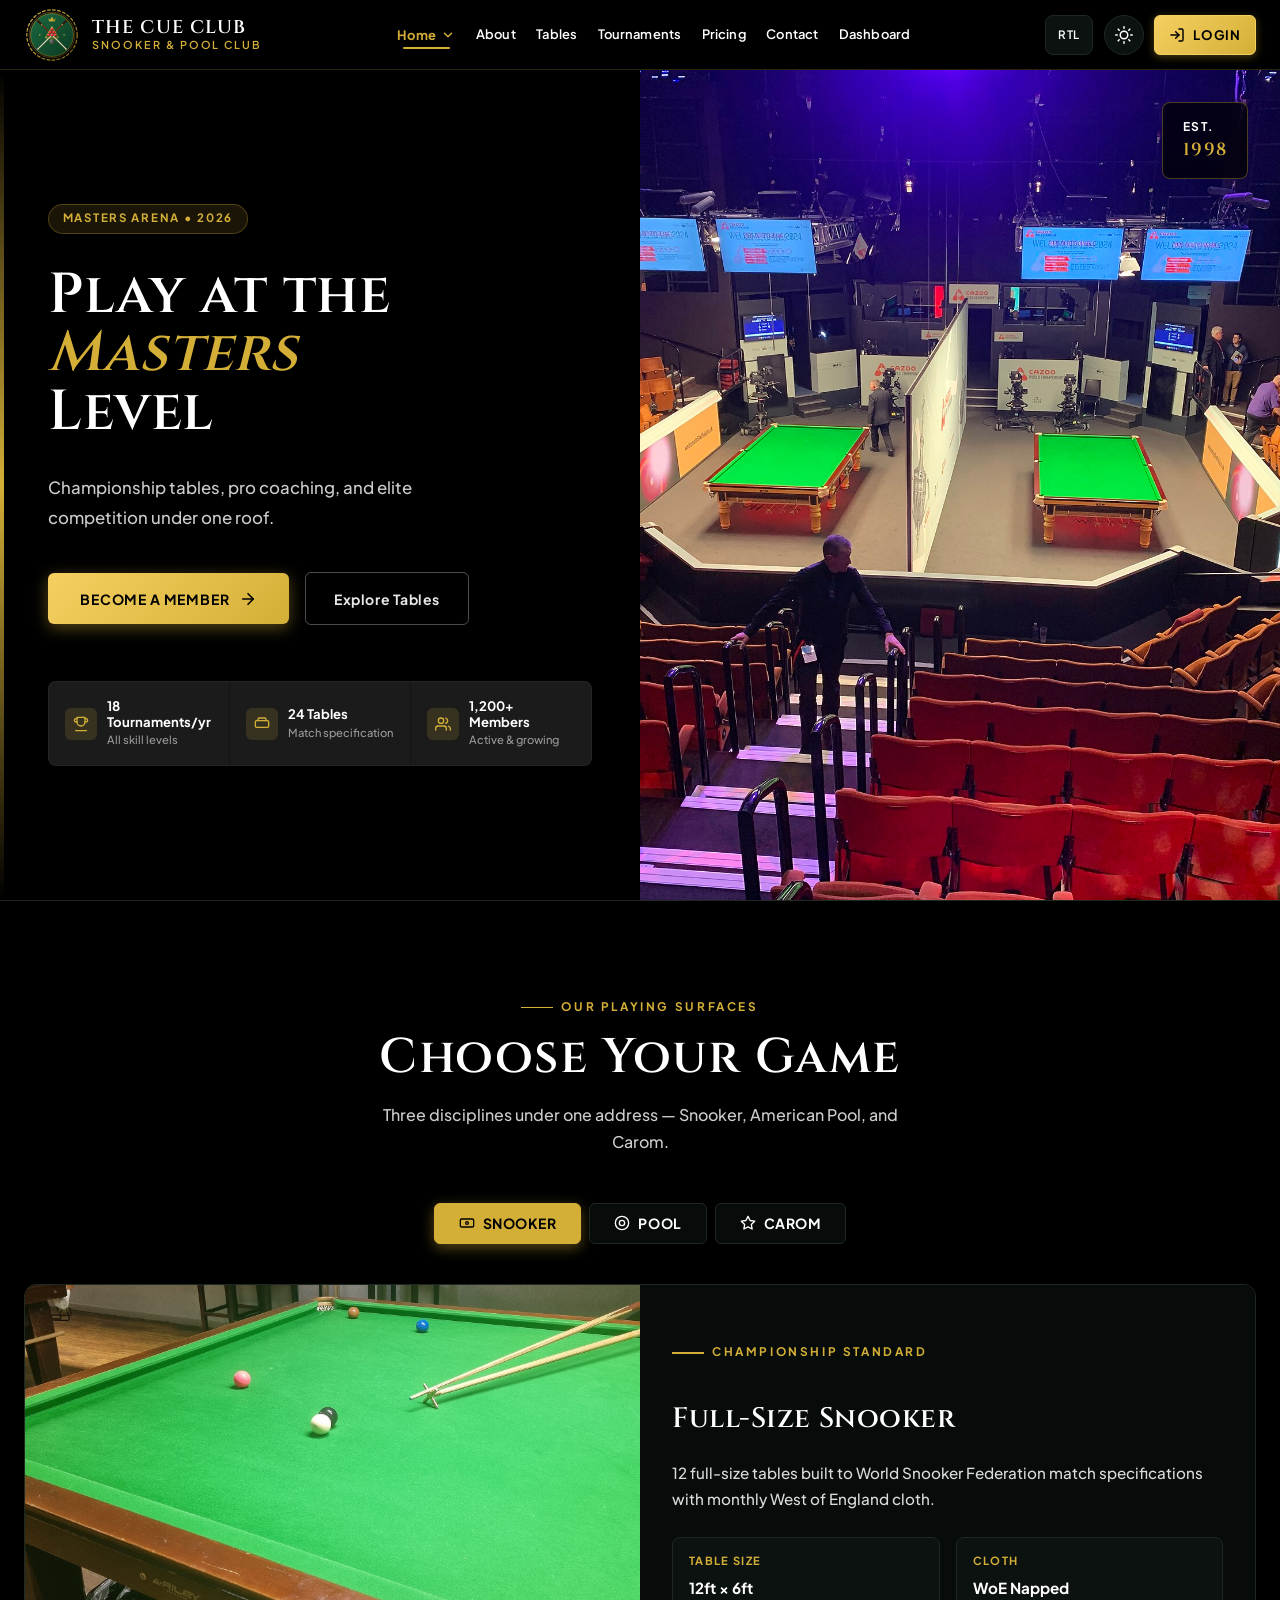
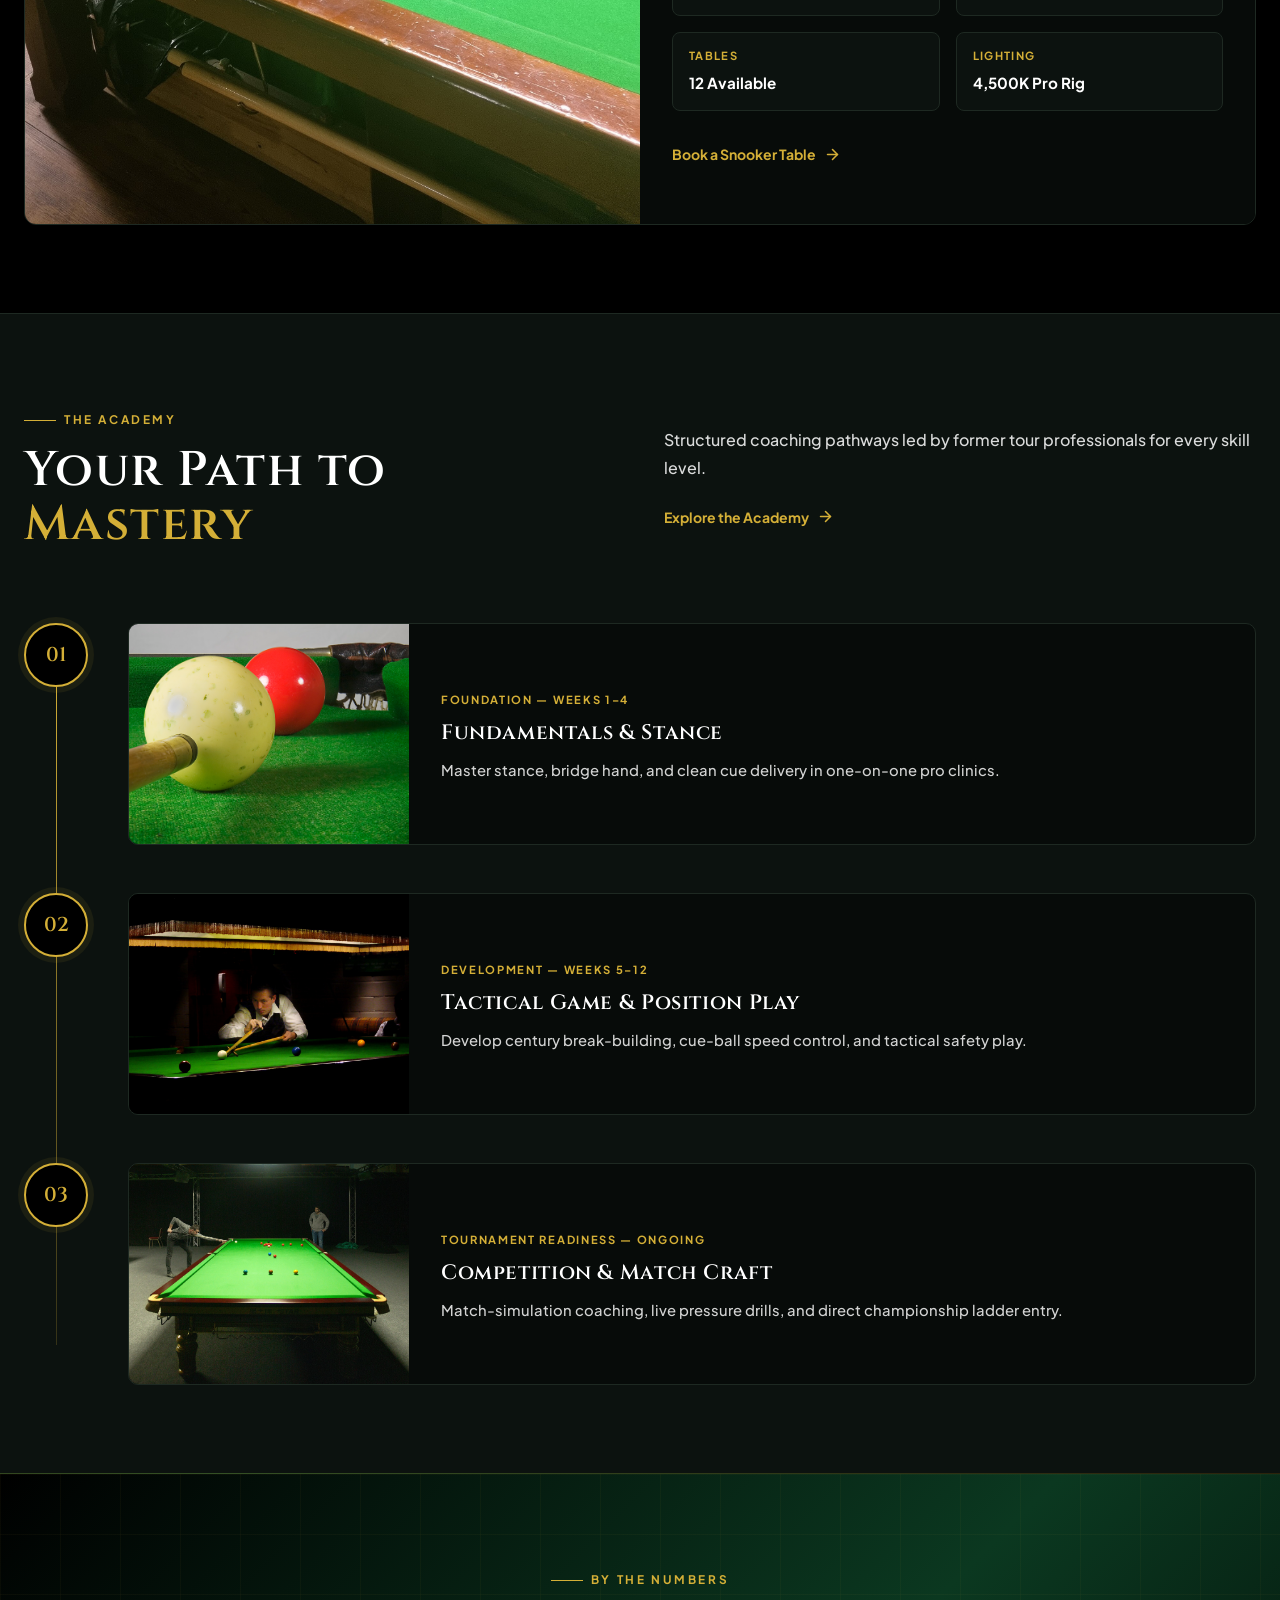
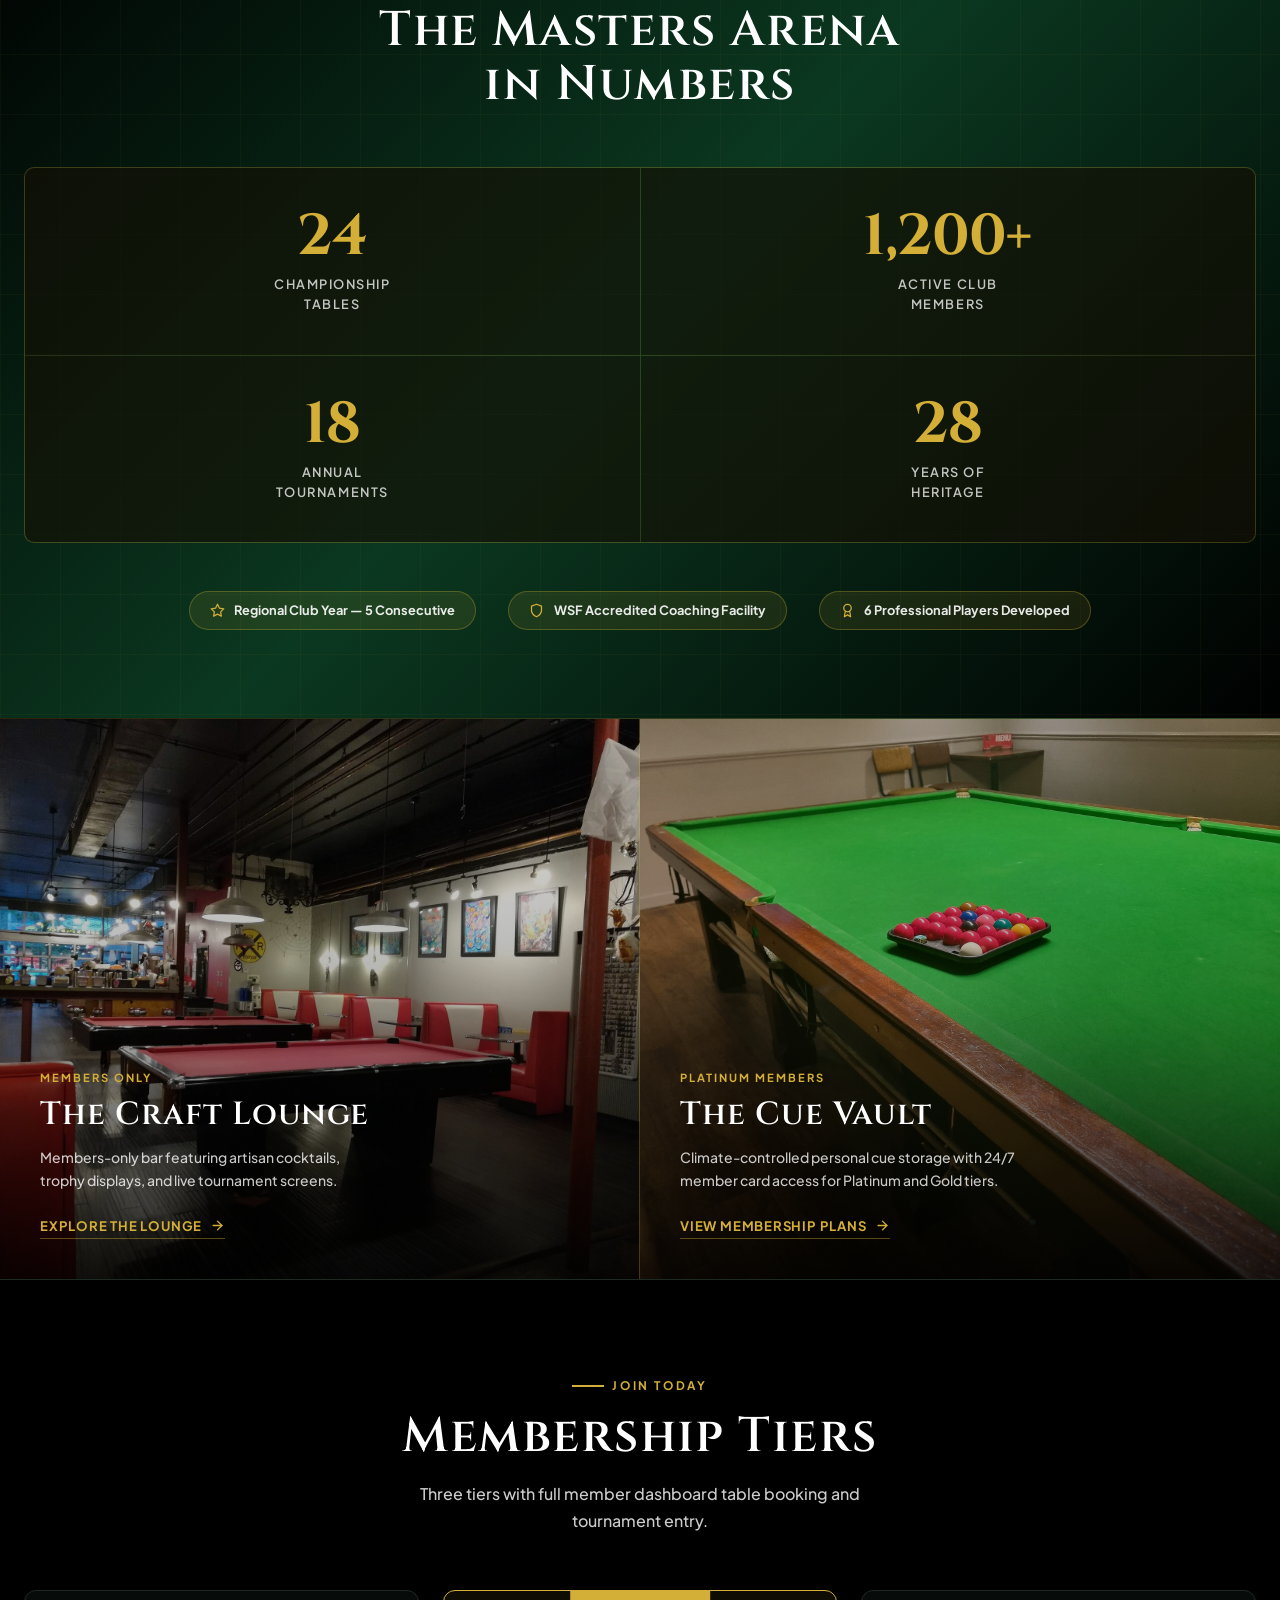
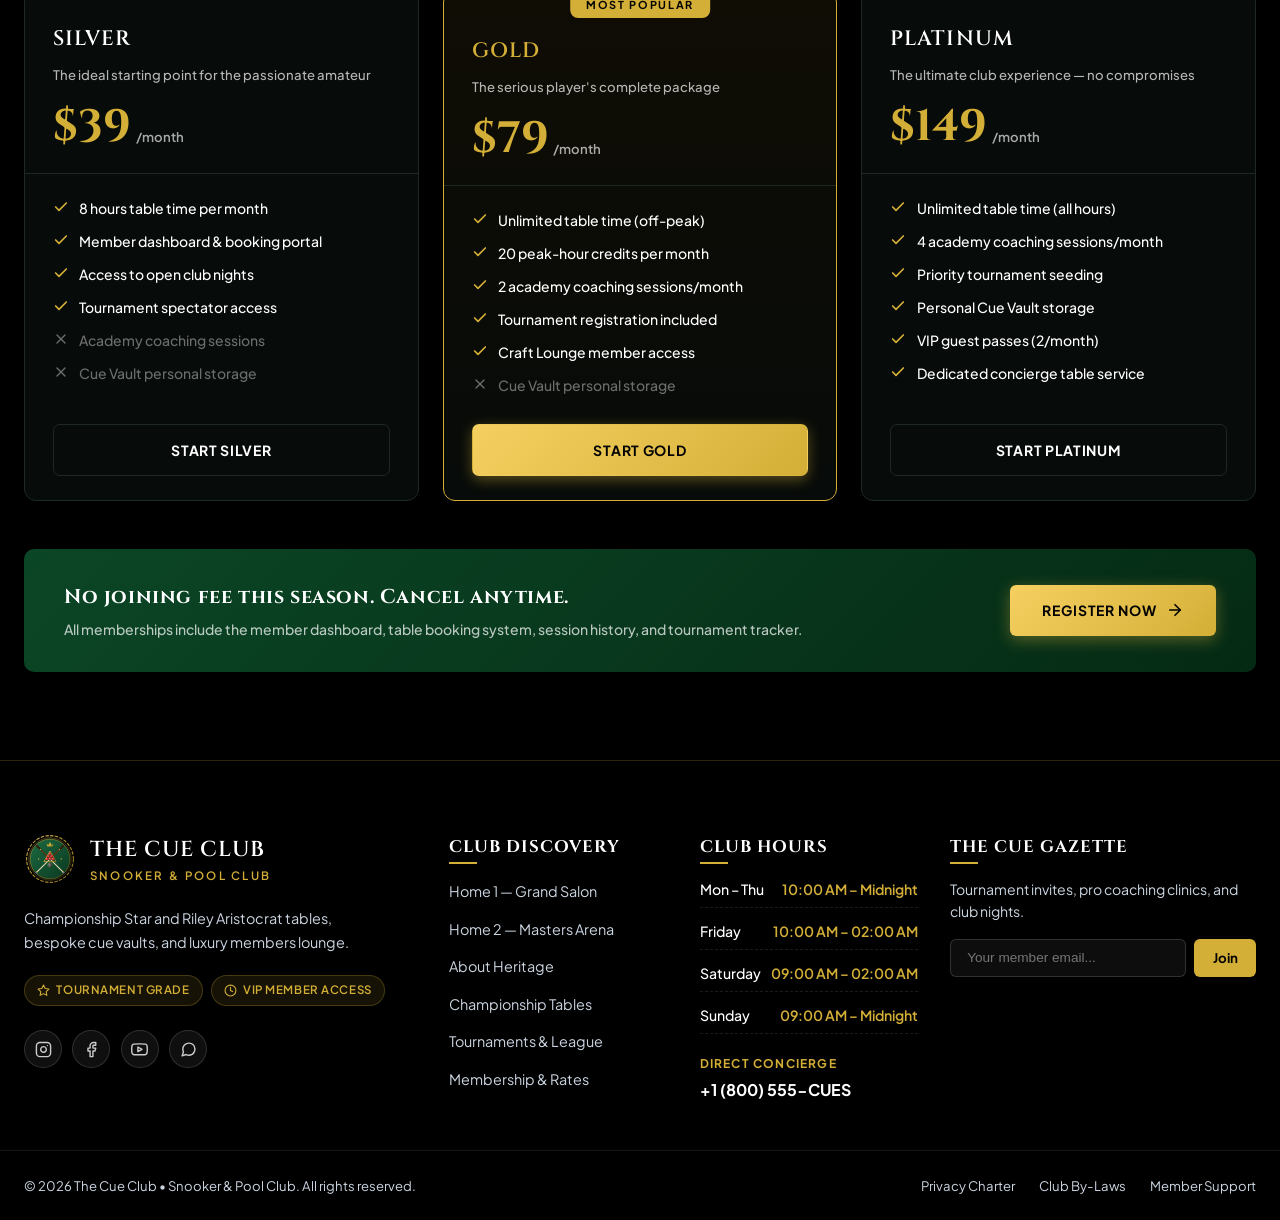
<file: home-2.html>
<!DOCTYPE html>
<html lang="en" dir="ltr" class="dark">

<head>
  <meta charset="UTF-8">
  <meta name="viewport" content="width=device-width, initial-scale=1.0">
  <title>The Cue Club | Masters Arena — Championship Snooker &amp; Pool</title>
  <meta name="description"
    content="The Cue Club Masters Arena — snooker &amp; pool tables, academy coaching pathway, elite membership tiers, and championship tournaments.">
  <link rel="icon" type="image/svg+xml" href="assets/images/icons/favicon.svg">
  <link rel="preconnect" href="https://fonts.googleapis.com">
  <link rel="preconnect" href="https://fonts.gstatic.com" crossorigin>
  <link
    href="https://fonts.googleapis.com/css2?family=Cinzel:wght@500;600;700;800;900&family=Plus+Jakarta+Sans:wght@300;400;500;600;700;800&display=swap"
    rel="stylesheet">
  <link rel="stylesheet" href="assets/css/style.css">
  <link rel="stylesheet" href="assets/css/home2.css">
  <link rel="stylesheet" href="assets/css/responsive.css">
</head>

<body>

  <!-- PAGE LOADER -->
  <div id="cue-loader" role="status" aria-live="polite" aria-label="Loading The Cue Club">
    <div class="loader-emblem">
      <img src="assets/images/icons/logo.svg" alt="The Cue Club" width="90" height="90">
      <div class="loader-ring"></div>
    </div>
    <span class="loader-text">The Cue Club</span>
    <span class="loader-subtext">Masters Arena</span>
  </div>

  <!-- FIXED HEADER -->
  <header class="cue-header" role="banner">
    <div class="cue-container header-inner">
      <a href="index.html" class="brand-link" aria-label="The Cue Club Home">
        <img src="assets/images/icons/logo.svg" alt="The Cue Club Emblem" class="brand-logo-img" width="44" height="44">
        <div class="brand-text-group">
          <span class="brand-name">The Cue Club</span>
          <span class="brand-subtext">Snooker &amp; Pool Club</span>
        </div>
      </a>
      <nav class="desktop-nav" role="navigation" aria-label="Main Navigation">
        <div class="nav-item has-dropdown">
          <button type="button" class="nav-link dropdown-toggle active" aria-expanded="false" aria-haspopup="true">
            <span>Home</span>
            <svg class="dropdown-chevron" viewBox="0 0 24 24" fill="none" stroke-width="2.5" stroke-linecap="round"
              stroke-linejoin="round" aria-hidden="true">
              <polyline points="6 9 12 15 18 9"></polyline>
            </svg>
          </button>
          <div class="dropdown-menu" role="menu">
            <a href="index.html" class="dropdown-link" role="menuitem">
              <span>Home 1 — Grand Salon</span>
              <span class="dropdown-badge">Classic</span>
            </a>
            <a href="home-2.html" class="dropdown-link active" role="menuitem">
              <span>Home 2 — Masters Arena</span>
              <span class="dropdown-badge">Modern</span>
            </a>
          </div>
        </div>
        <div class="nav-item"><a href="about.html" class="nav-link">About</a></div>
        <div class="nav-item"><a href="tables.html" class="nav-link">Tables</a></div>
        <div class="nav-item"><a href="tournaments.html" class="nav-link">Tournaments</a></div>
        <div class="nav-item"><a href="pricing.html" class="nav-link">Pricing</a></div>
        <div class="nav-item"><a href="contact.html" class="nav-link">Contact</a></div>
        <div class="nav-item"><a href="dashboard.html" class="nav-link">Dashboard</a></div>
      </nav>
      <div class="header-actions">
        <button type="button" class="ctrl-btn rtl-toggle-btn" aria-label="Toggle RTL/LTR"
          title="Toggle Direction">RTL</button>
        <button type="button" class="ctrl-btn theme-toggle-btn" aria-label="Toggle dark mode" title="Toggle Theme">
          <svg class="sun-icon" viewBox="0 0 24 24" fill="none" stroke-width="2" stroke-linecap="round"
            stroke-linejoin="round" aria-hidden="true">
            <circle cx="12" cy="12" r="5"></circle>
            <line x1="12" y1="1" x2="12" y2="3"></line>
            <line x1="12" y1="21" x2="12" y2="23"></line>
            <line x1="4.22" y1="4.22" x2="5.64" y2="5.64"></line>
            <line x1="18.36" y1="18.36" x2="19.78" y2="19.78"></line>
            <line x1="1" y1="12" x2="3" y2="12"></line>
            <line x1="21" y1="12" x2="23" y2="12"></line>
            <line x1="4.22" y1="19.78" x2="5.64" y2="18.36"></line>
            <line x1="18.36" y1="5.64" x2="19.78" y2="4.22"></line>
          </svg>
          <svg class="moon-icon" viewBox="0 0 24 24" fill="none" stroke-width="2" stroke-linecap="round"
            stroke-linejoin="round" aria-hidden="true">
            <path d="M21 12.79A9 9 0 1 1 11.21 3 7 7 0 0 0 21 12.79z"></path>
          </svg>
        </button>
        <a href="login.html" class="btn-login" aria-label="Member Login">
          <svg viewBox="0 0 24 24" fill="none" stroke-width="2.2" stroke-linecap="round" stroke-linejoin="round"
            aria-hidden="true">
            <path d="M15 3h4a2 2 0 0 1 2 2v14a2 2 0 0 1-2 2h-4"></path>
            <polyline points="10 17 15 12 10 7"></polyline>
            <line x1="15" y1="12" x2="3" y2="12"></line>
          </svg>
          <span>Login</span>
        </a>
        <button type="button" class="mobile-toggle-btn" aria-label="Open mobile menu" aria-expanded="false">
          <svg viewBox="0 0 24 24" fill="none" stroke-width="2.2" stroke-linecap="round" stroke-linejoin="round"
            aria-hidden="true">
            <line x1="3" y1="12" x2="21" y2="12"></line>
            <line x1="3" y1="6" x2="21" y2="6"></line>
            <line x1="3" y1="18" x2="21" y2="18"></line>
          </svg>
        </button>
      </div>
    </div>
  </header>

  <!-- MOBILE DRAWER -->
  <div class="mobile-menu-backdrop" aria-hidden="true"></div>
  <aside class="mobile-menu-drawer" role="dialog" aria-modal="true" aria-label="Mobile Navigation">
    <div class="drawer-header">
      <a href="index.html" class="brand-link">
        <img src="assets/images/icons/logo.svg" alt="The Cue Club" class="brand-logo-img" width="38" height="38">
        <div class="brand-text-group">
          <span class="brand-name">The Cue Club</span>
          <span class="brand-subtext">Snooker &amp; Pool Club</span>
        </div>
      </a>
      <button type="button" class="drawer-close-btn" aria-label="Close menu">
        <svg viewBox="0 0 24 24" fill="none" stroke-width="2.5" stroke-linecap="round" stroke-linejoin="round"
          aria-hidden="true">
          <line x1="18" y1="6" x2="6" y2="18"></line>
          <line x1="6" y1="6" x2="18" y2="18"></line>
        </svg>
      </button>
    </div>
    <div class="drawer-controls-bar">
      <div class="drawer-control-item">
        <span>Dark Mode</span>
        <button type="button" class="ctrl-btn theme-toggle-btn" aria-label="Toggle dark mode">
          <svg class="sun-icon" viewBox="0 0 24 24" fill="none" stroke="currentColor" stroke-width="2" stroke-linecap="round"
            stroke-linejoin="round" aria-hidden="true">
            <circle cx="12" cy="12" r="5"></circle>
            <line x1="12" y1="1" x2="12" y2="3"></line>
            <line x1="12" y1="21" x2="12" y2="23"></line>
            <line x1="4.22" y1="4.22" x2="5.64" y2="5.64"></line>
            <line x1="18.36" y1="18.36" x2="19.78" y2="19.78"></line>
            <line x1="1" y1="12" x2="3" y2="12"></line>
            <line x1="21" y1="12" x2="23" y2="12"></line>
            <line x1="4.22" y1="19.78" x2="5.64" y2="18.36"></line>
            <line x1="18.36" y1="5.64" x2="19.78" y2="4.22"></line>
          </svg>
          <svg class="moon-icon" viewBox="0 0 24 24" fill="none" stroke="currentColor" stroke-width="2" stroke-linecap="round"
            stroke-linejoin="round" aria-hidden="true">
            <path d="M21 12.79A9 9 0 1 1 11.21 3 7 7 0 0 0 21 12.79z"></path>
          </svg>
        </button>
      </div>
      <div class="drawer-control-item">
        <span>RTL / LTR</span>
        <button type="button" class="ctrl-btn rtl-toggle-btn" aria-label="Toggle RTL">RTL</button>
      </div>
    </div>
    <nav class="drawer-nav" role="navigation" aria-label="Mobile Navigation">
      <div class="mobile-accordion-item">
        <button type="button" class="mobile-nav-link mobile-accordion-toggle active" aria-expanded="false">
          <span>Home</span>
          <svg class="mobile-accordion-icon" viewBox="0 0 24 24" fill="none" stroke-width="2.5" stroke-linecap="round"
            stroke-linejoin="round" aria-hidden="true">
            <polyline points="6 9 12 15 18 9"></polyline>
          </svg>
        </button>
        <div class="mobile-submenu">
          <a href="index.html" class="mobile-sub-link"><span>Home 1 — Grand Salon</span><span
              class="dropdown-badge">Classic</span></a>
          <a href="home-2.html" class="mobile-sub-link active"><span>Home 2 — Masters Arena</span><span
              class="dropdown-badge">Modern</span></a>
        </div>
      </div>
      <a href="about.html" class="mobile-nav-link">About</a>
      <a href="tables.html" class="mobile-nav-link">Tables</a>
      <a href="tournaments.html" class="mobile-nav-link">Tournaments</a>
      <a href="pricing.html" class="mobile-nav-link">Pricing</a>
      <a href="contact.html" class="mobile-nav-link">Contact</a>
      <a href="dashboard.html" class="mobile-nav-link">Dashboard</a>
    </nav>
    <div class="drawer-footer">
      <a href="login.html" class="btn-login" aria-label="Member Login">
        <svg viewBox="0 0 24 24" fill="none" stroke-width="2.2" stroke-linecap="round" stroke-linejoin="round"
          aria-hidden="true">
          <path d="M15 3h4a2 2 0 0 1 2 2v14a2 2 0 0 1-2 2h-4"></path>
          <polyline points="10 17 15 12 10 7"></polyline>
          <line x1="15" y1="12" x2="3" y2="12"></line>
        </svg>
        <span>Member Login</span>
      </a>
    </div>
  </aside>

  <main id="main-content">

    <!-- ========================================================================
         SECTION 1 — SPLIT-SCREEN HERO
         Left: Editorial dark text panel | Right: Full-height image
         UNIQUE: Completely different from Home 1's full-bleed cinematic overlay
         ======================================================================== -->
    <section class="h2-hero" aria-label="Masters Arena Hero">

      <!-- Left Editorial Panel -->
      <div class="h2-hero-left">
        <div class="h2-hero-eyebrow-wrap">
          <span class="h2-hero-year-badge">Masters Arena &bull; 2026</span>
        </div>
        <h1 class="h2-hero-title">
          Play at the<br>
          <span class="h2-title-em">Masters</span>
          Level
        </h1>
        <p class="h2-hero-desc">Championship tables, pro coaching, and elite competition under one roof.</p>
        <div class="h2-hero-actions">
          <a href="login.html" class="h2-btn-gold" aria-label="Become a Member">
            <span>Become a Member</span>
            <svg viewBox="0 0 24 24" fill="none" stroke-width="2.2" stroke-linecap="round" stroke-linejoin="round"
              aria-hidden="true">
              <line x1="5" y1="12" x2="19" y2="12"></line>
              <polyline points="12 5 19 12 12 19"></polyline>
            </svg>
          </a>
          <a href="tables.html" class="h2-btn-outline-white" aria-label="Explore Tables">Explore Tables</a>
        </div>
        <div class="h2-hero-trust">
          <div class="h2-trust-item">
            <div class="h2-trust-icon" aria-hidden="true">
              <svg viewBox="0 0 24 24" fill="none" stroke-width="2" stroke-linecap="round" stroke-linejoin="round">
                <path d="M6 9H4.5a2.5 2.5 0 0 1 0-5H6"></path>
                <path d="M18 9h1.5a2.5 2.5 0 0 0 0-5H18"></path>
                <path d="M4 22h16"></path>
                <path d="M18 2H6v7a6 6 0 0 0 12 0V2z"></path>
              </svg>
            </div>
            <div class="h2-trust-text">
              <strong>18 Tournaments/yr</strong>
              <span>All skill levels</span>
            </div>
          </div>
          <div class="h2-trust-item">
            <div class="h2-trust-icon" aria-hidden="true">
              <svg viewBox="0 0 24 24" fill="none" stroke-width="2" stroke-linecap="round" stroke-linejoin="round">
                <rect x="2" y="7" width="20" height="10" rx="2"></rect>
                <path d="M6 7V5a2 2 0 0 1 2-2h8a2 2 0 0 1 2 2v2"></path>
              </svg>
            </div>
            <div class="h2-trust-text">
              <strong>24 Tables</strong>
              <span>Match specification</span>
            </div>
          </div>
          <div class="h2-trust-item">
            <div class="h2-trust-icon" aria-hidden="true">
              <svg viewBox="0 0 24 24" fill="none" stroke-width="2" stroke-linecap="round" stroke-linejoin="round">
                <path d="M17 21v-2a4 4 0 0 0-4-4H5a4 4 0 0 0-4 4v2"></path>
                <circle cx="9" cy="7" r="4"></circle>
                <path d="M23 21v-2a4 4 0 0 0-3-3.87"></path>
                <path d="M16 3.13a4 4 0 0 1 0 7.75"></path>
              </svg>
            </div>
            <div class="h2-trust-text">
              <strong>1,200+ Members</strong>
              <span>Active &amp; growing</span>
            </div>
          </div>
        </div>
      </div>

      <!-- Right Full-Height Image -->
      <div class="h2-hero-right">
        <img src="assets/images/hero/hero-home-2-arena.jpg"
          alt="Dramatic aerial view of championship snooker tables in the Masters Arena under precision spotlighting"
          width="1200" height="900" loading="eager">
        <div class="h2-hero-right-label">
          <span>Est.</span>
          <span class="h2-label-gold">1998</span>
        </div>
      </div>
    </section>

    <!-- ========================================================================
         SECTION 2 — ARENA TABLE DECK (Tabbed Switcher)
         3 table types: Snooker / Pool / Carom — click tab to switch panel
         UNIQUE: Interactive panel switcher — not used anywhere in Home 1
         ======================================================================== -->
    <section class="h2-arena" aria-label="Arena Table Selection">
      <div class="cue-container">

        <div class="h2-arena-header">
          <div class="h2-eyebrow">
            <span class="h2-eyebrow-line" aria-hidden="true"></span>
            Our Playing Surfaces
          </div>
          <h2 class="h2-section-title">Choose Your Game</h2>
          <p>Three disciplines under one address — Snooker, American Pool, and Carom.</p>
        </div>

        <!-- Tab Switcher Buttons -->
        <div class="h2-tabs" role="tablist" aria-label="Table type selection">
          <button class="h2-tab-btn h2-tab-active" role="tab" aria-selected="true" aria-controls="h2-panel-snooker"
            data-target="h2-panel-snooker">
            <svg viewBox="0 0 24 24" fill="none" stroke-width="2" stroke-linecap="round" stroke-linejoin="round"
              aria-hidden="true">
              <rect x="2" y="6" width="20" height="12" rx="2"></rect>
              <circle cx="12" cy="12" r="2"></circle>
            </svg>
            <span>Snooker</span>
          </button>
          <button class="h2-tab-btn" role="tab" aria-selected="false" aria-controls="h2-panel-pool"
            data-target="h2-panel-pool">
            <svg viewBox="0 0 24 24" fill="none" stroke-width="2" stroke-linecap="round" stroke-linejoin="round"
              aria-hidden="true">
              <circle cx="12" cy="12" r="10"></circle>
              <circle cx="12" cy="12" r="4"></circle>
            </svg>
            <span>Pool</span>
          </button>
          <button class="h2-tab-btn" role="tab" aria-selected="false" aria-controls="h2-panel-carom"
            data-target="h2-panel-carom">
            <svg viewBox="0 0 24 24" fill="none" stroke-width="2" stroke-linecap="round" stroke-linejoin="round"
              aria-hidden="true">
              <path d="M12 2l3.09 6.26L22 9.27l-5 4.87 1.18 6.88L12 17.77l-6.18 3.25L7 14.14 2 9.27l6.91-1.01L12 2z">
              </path>
            </svg>
            <span>Carom</span>
          </button>
        </div>

        <!-- Snooker Panel -->
        <div class="h2-table-panel h2-panel-active" id="h2-panel-snooker" role="tabpanel" aria-labelledby="tab-snooker">
          <div class="h2-table-img-side">
            <img src="assets/images/sections/home2-table-snooker.jpg"
              alt="Full-size Star Billiards snooker table with championship green baize under overhead lighting"
              width="900" height="600" loading="lazy">
          </div>
          <div class="h2-table-info-side">
            <div class="h2-eyebrow">
              <span class="h2-eyebrow-line" aria-hidden="true"></span>
              Championship Standard
            </div>
            <h3>Full-Size Snooker</h3>
            <p>12 full-size tables built to World Snooker Federation match specifications with monthly West of England
              cloth.</p>
            <div class="h2-table-specs">
              <div class="h2-spec-item">
                <span class="h2-spec-label">Table Size</span>
                <span class="h2-spec-value">12ft × 6ft</span>
              </div>
              <div class="h2-spec-item">
                <span class="h2-spec-label">Cloth</span>
                <span class="h2-spec-value">WoE Napped</span>
              </div>
              <div class="h2-spec-item">
                <span class="h2-spec-label">Tables</span>
                <span class="h2-spec-value">12 Available</span>
              </div>
              <div class="h2-spec-item">
                <span class="h2-spec-label">Lighting</span>
                <span class="h2-spec-value">4,500K Pro Rig</span>
              </div>
            </div>
            <a href="tables.html" class="h2-table-cta" aria-label="Book a Snooker table">
              <span>Book a Snooker Table</span>
              <svg viewBox="0 0 24 24" fill="none" stroke-width="2.2" stroke-linecap="round" stroke-linejoin="round"
                aria-hidden="true">
                <line x1="5" y1="12" x2="19" y2="12"></line>
                <polyline points="12 5 19 12 12 19"></polyline>
              </svg>
            </a>
          </div>
        </div>

        <!-- Pool Panel -->
        <div class="h2-table-panel" id="h2-panel-pool" role="tabpanel" aria-labelledby="tab-pool">
          <div class="h2-table-img-side">
            <img src="assets/images/sections/home2-table-pool.jpg"
              alt="American-size pool table under warm overhead lighting with racked balls ready for play" width="900"
              height="600" loading="lazy">
          </div>
          <div class="h2-table-info-side">
            <div class="h2-eyebrow">
              <span class="h2-eyebrow-line" aria-hidden="true"></span>
              Eight-Ball &amp; Nine-Ball
            </div>
            <h3>American Pool</h3>
            <p>8 American 9ft tables featuring Simonis 760 fast cloth and tournament K66 cushions.</p>
            <div class="h2-table-specs">
              <div class="h2-spec-item">
                <span class="h2-spec-label">Table Size</span>
                <span class="h2-spec-value">9ft × 4.5ft</span>
              </div>
              <div class="h2-spec-item">
                <span class="h2-spec-label">Cloth</span>
                <span class="h2-spec-value">Simonis 760</span>
              </div>
              <div class="h2-spec-item">
                <span class="h2-spec-label">Tables</span>
                <span class="h2-spec-value">8 Available</span>
              </div>
              <div class="h2-spec-item">
                <span class="h2-spec-label">Cushions</span>
                <span class="h2-spec-value">K66 Profile</span>
              </div>
            </div>
            <a href="tables.html" class="h2-table-cta" aria-label="Book a Pool table">
              <span>Book a Pool Table</span>
              <svg viewBox="0 0 24 24" fill="none" stroke-width="2.2" stroke-linecap="round" stroke-linejoin="round"
                aria-hidden="true">
                <line x1="5" y1="12" x2="19" y2="12"></line>
                <polyline points="12 5 19 12 12 19"></polyline>
              </svg>
            </a>
          </div>
        </div>

        <!-- Carom Panel -->
        <div class="h2-table-panel" id="h2-panel-carom" role="tabpanel" aria-labelledby="tab-carom">
          <div class="h2-table-img-side">
            <img src="assets/images/sections/home2-table-carom.jpg"
              alt="Carom billiard table with heated bed technology under warm atmospheric club lighting" width="900"
              height="600" loading="lazy">
          </div>
          <div class="h2-table-info-side">
            <div class="h2-eyebrow">
              <span class="h2-eyebrow-line" aria-hidden="true"></span>
              Three-Cushion &amp; Balkline
            </div>
            <h3>Carom Billiards</h3>
            <p>4 heated-bed carom tables with Simonis 300 Rapide cloth for rapid, consistent roll.</p>
            <div class="h2-table-specs">
              <div class="h2-spec-item">
                <span class="h2-spec-label">Table Size</span>
                <span class="h2-spec-value">10ft × 5ft</span>
              </div>
              <div class="h2-spec-item">
                <span class="h2-spec-label">Cloth</span>
                <span class="h2-spec-value">Simonis 300R</span>
              </div>
              <div class="h2-spec-item">
                <span class="h2-spec-label">Tables</span>
                <span class="h2-spec-value">4 Available</span>
              </div>
              <div class="h2-spec-item">
                <span class="h2-spec-label">Bed</span>
                <span class="h2-spec-value">Heated Slate</span>
              </div>
            </div>
            <a href="tables.html" class="h2-table-cta" aria-label="Book a Carom table">
              <span>Book a Carom Table</span>
              <svg viewBox="0 0 24 24" fill="none" stroke-width="2.2" stroke-linecap="round" stroke-linejoin="round"
                aria-hidden="true">
                <line x1="5" y1="12" x2="19" y2="12"></line>
                <polyline points="12 5 19 12 12 19"></polyline>
              </svg>
            </a>
          </div>
        </div>

      </div>
    </section>

    <!-- ========================================================================
         SECTION 3 — ACADEMY PATHWAY (Numbered Vertical Timeline)
         3 steps, each with large image + editorial text
         UNIQUE: Numbered timeline connector — nothing like this in Home 1
         ======================================================================== -->
    <section class="h2-academy" aria-label="Coaching Academy Pathway">
      <div class="cue-container">

        <div class="h2-academy-header">
          <div>
            <div class="h2-eyebrow">
              <span class="h2-eyebrow-line" aria-hidden="true"></span>
              The Academy
            </div>
            <h2 class="h2-section-title">Your Path to<br><span class="h2-gold">Mastery</span></h2>
          </div>
          <div class="h2-academy-header-right">
            <p>Structured coaching pathways led by former tour professionals for every skill level.</p>
            <a href="about.html" class="h2-table-cta" aria-label="Learn more about the Academy">
              <span>Explore the Academy</span>
              <svg viewBox="0 0 24 24" fill="none" stroke-width="2.2" stroke-linecap="round" stroke-linejoin="round"
                aria-hidden="true">
                <line x1="5" y1="12" x2="19" y2="12"></line>
                <polyline points="12 5 19 12 12 19"></polyline>
              </svg>
            </a>
          </div>
        </div>

        <div class="h2-timeline" role="list">

          <!-- Step 1 -->
          <div class="h2-timeline-step" role="listitem">
            <div class="h2-step-marker">
              <div class="h2-step-num" aria-label="Step 1">01</div>
            </div>
            <div class="h2-step-content">
              <div class="h2-step-img">
                <img src="assets/images/sections/home2-coach-step1.jpg"
                  alt="Beginner student learning basic snooker stance and bridge technique from certified coach"
                  width="600" height="400" loading="lazy">
              </div>
              <div class="h2-step-text">
                <span class="h2-step-tag">Foundation — Weeks 1–4</span>
                <h3>Fundamentals &amp; Stance</h3>
                <p>Master stance, bridge hand, and clean cue delivery in one-on-one pro clinics.</p>
              </div>
            </div>
          </div>

          <!-- Step 2 -->
          <div class="h2-timeline-step" role="listitem">
            <div class="h2-step-marker">
              <div class="h2-step-num" aria-label="Step 2">02</div>
            </div>
            <div class="h2-step-content">
              <div class="h2-step-img">
                <img src="assets/images/sections/home2-coach-step2.jpg"
                  alt="Intermediate player practising advanced cue ball position drills with video analysis" width="600"
                  height="400" loading="lazy">
              </div>
              <div class="h2-step-text">
                <span class="h2-step-tag">Development — Weeks 5–12</span>
                <h3>Tactical Game &amp; Position Play</h3>
                <p>Develop century break-building, cue-ball speed control, and tactical safety play.</p>
              </div>
            </div>
          </div>

          <!-- Step 3 -->
          <div class="h2-timeline-step" role="listitem">
            <div class="h2-step-marker">
              <div class="h2-step-num" aria-label="Step 3">03</div>
            </div>
            <div class="h2-step-content">
              <div class="h2-step-img">
                <img src="assets/images/sections/home2-coach-step3.jpg"
                  alt="Advanced student competing in a practice tournament match under championship conditions"
                  width="600" height="400" loading="lazy">
              </div>
              <div class="h2-step-text">
                <span class="h2-step-tag">Tournament Readiness — Ongoing</span>
                <h3>Competition &amp; Match Craft</h3>
                <p>Match-simulation coaching, live pressure drills, and direct championship ladder entry.</p>
              </div>
            </div>
          </div>

        </div>
      </div>
    </section>

    <!-- ========================================================================
         SECTION 4 — STATS MARQUEE (Full-Width Dark Bold Typography)
         Huge centred numbers on dark emerald/black grid field
         UNIQUE: Pure typographic stats section — not in Home 1 at all
         ======================================================================== -->
    <section class="h2-stats" aria-label="Club Statistics and Achievements">
      <div class="cue-container h2-stats-inner">
        <div class="h2-stats-label-row">
          <div class="h2-eyebrow" style="justify-content:center;">
            <span class="h2-eyebrow-line" aria-hidden="true"></span>
            By The Numbers
          </div>
          <h2 class="h2-section-title" style="color:#ffffff;text-align:center;">The Masters Arena<br>in Numbers</h2>
        </div>

        <div class="h2-big-stats">
          <div class="h2-big-stat">
            <span class="h2-big-stat-num">24</span>
            <span class="h2-big-stat-label">Championship Tables</span>
          </div>
          <div class="h2-big-stat">
            <span class="h2-big-stat-num">1,200+</span>
            <span class="h2-big-stat-label">Active Club Members</span>
          </div>
          <div class="h2-big-stat">
            <span class="h2-big-stat-num">18</span>
            <span class="h2-big-stat-label">Annual Tournaments</span>
          </div>
          <div class="h2-big-stat">
            <span class="h2-big-stat-num">28</span>
            <span class="h2-big-stat-label">Years of Heritage</span>
          </div>
        </div>

        <div class="h2-achievement-bar">
          <div class="h2-achievement-pill">
            <svg viewBox="0 0 24 24" fill="none" stroke-width="2" stroke-linecap="round" stroke-linejoin="round"
              aria-hidden="true">
              <path d="M12 2l3.09 6.26L22 9.27l-5 4.87 1.18 6.88L12 17.77l-6.18 3.25L7 14.14 2 9.27l6.91-1.01L12 2z">
              </path>
            </svg>
            Regional Club Year — 5 Consecutive
          </div>
          <div class="h2-achievement-pill">
            <svg viewBox="0 0 24 24" fill="none" stroke-width="2" stroke-linecap="round" stroke-linejoin="round"
              aria-hidden="true">
              <path d="M12 22s8-4 8-10V5l-8-3-8 3v7c0 6 8 10 8 10z"></path>
            </svg>
            WSF Accredited Coaching Facility
          </div>
          <div class="h2-achievement-pill">
            <svg viewBox="0 0 24 24" fill="none" stroke-width="2" stroke-linecap="round" stroke-linejoin="round"
              aria-hidden="true">
              <circle cx="12" cy="8" r="6"></circle>
              <path d="M15.477 12.89L17 22l-5-3-5 3 1.523-9.11"></path>
            </svg>
            6 Professional Players Developed
          </div>
        </div>
      </div>
    </section>

    <!-- ========================================================================
         SECTION 5 — DUAL SHOWCASE (Two Full-Height Image Panels)
         Craft Lounge & Cue Vault — 50/50 side-by-side with text overlay
         UNIQUE: Full-bleed two-panel split — not used in Home 1
         ======================================================================== -->
    <section class="h2-dual" aria-label="Club Facilities Showcase">

      <!-- Panel A: Members' Lounge Bar -->
      <div class="h2-dual-panel">
        <img src="assets/images/sections/home2-lounge-bar.jpg"
          alt="Warm-lit members' lounge bar area with leather seating, trophy cabinet, and refined club décor"
          width="800" height="700" loading="lazy">
        <div class="h2-dual-overlay" aria-hidden="true"></div>
        <div class="h2-dual-divider" aria-hidden="true"></div>
        <div class="h2-dual-content">
          <span class="h2-dual-tag">Members Only</span>
          <h2 class="h2-dual-title">The Craft Lounge</h2>
          <p class="h2-dual-desc">Members-only bar featuring artisan cocktails, trophy displays, and live tournament
            screens.</p>
          <a href="about.html" class="h2-dual-link" aria-label="Explore the Craft Lounge">
            <span>Explore the Lounge</span>
            <svg viewBox="0 0 24 24" fill="none" stroke-width="2.2" stroke-linecap="round" stroke-linejoin="round"
              aria-hidden="true">
              <line x1="5" y1="12" x2="19" y2="12"></line>
              <polyline points="12 5 19 12 12 19"></polyline>
            </svg>
          </a>
        </div>
      </div>

      <!-- Panel B: Cue Vault -->
      <div class="h2-dual-panel">
        <img src="assets/images/sections/home2-cue-vault.jpg"
          alt="Illuminated cue vault wall display showing rows of personalised member cues in custom cases" width="800"
          height="700" loading="lazy">
        <div class="h2-dual-overlay" aria-hidden="true"></div>
        <div class="h2-dual-content">
          <span class="h2-dual-tag">Platinum Members</span>
          <h2 class="h2-dual-title">The Cue Vault</h2>
          <p class="h2-dual-desc">Climate-controlled personal cue storage with 24/7 member card access for Platinum and
            Gold tiers.</p>
          <a href="pricing.html" class="h2-dual-link" aria-label="Learn about Cue Vault access">
            <span>View Membership Plans</span>
            <svg viewBox="0 0 24 24" fill="none" stroke-width="2.2" stroke-linecap="round" stroke-linejoin="round"
              aria-hidden="true">
              <line x1="5" y1="12" x2="19" y2="12"></line>
              <polyline points="12 5 19 12 12 19"></polyline>
            </svg>
          </a>
        </div>
      </div>

    </section>

    <!-- ========================================================================
         SECTION 6 — MEMBERSHIP TIERS (Mandatory CTA — Pricing Cards + Strip)
         3 tier cards + closing CTA strip
         UNIQUE: Vertical pricing tier layout — not used in Home 1 (H1 used split image CTA)
         ======================================================================== -->
    <section class="h2-membership" aria-label="Membership Plans and CTA">
      <div class="cue-container">

        <div class="h2-membership-header">
          <div class="h2-eyebrow" style="justify-content:center;">
            <span class="h2-eyebrow-line" aria-hidden="true"></span>
            Join Today
          </div>
          <h2 class="h2-section-title">Membership Tiers</h2>
          <p>Three tiers with full member dashboard table booking and tournament entry.</p>
        </div>

        <!-- 3 Tier Cards — Even height, flex column, text alignment consistent -->
        <div class="h2-tier-grid">

          <!-- Tier 1: Silver -->
          <div class="h2-tier-card">
            <div class="h2-tier-header">
              <div class="h2-tier-name">Silver</div>
              <div class="h2-tier-tagline">The ideal starting point for the passionate amateur</div>
              <div class="h2-tier-price">
                <span class="h2-tier-price-amount">$39</span>
                <span class="h2-tier-price-period">/month</span>
              </div>
            </div>
            <div class="h2-tier-body">
              <ul class="h2-tier-features">
                <li>
                  <svg viewBox="0 0 24 24" fill="none" stroke-width="2.5" stroke-linecap="round" stroke-linejoin="round"
                    aria-hidden="true">
                    <polyline points="20 6 9 17 4 12"></polyline>
                  </svg>
                  <span>8 hours table time per month</span>
                </li>
                <li>
                  <svg viewBox="0 0 24 24" fill="none" stroke-width="2.5" stroke-linecap="round" stroke-linejoin="round"
                    aria-hidden="true">
                    <polyline points="20 6 9 17 4 12"></polyline>
                  </svg>
                  <span>Member dashboard &amp; booking portal</span>
                </li>
                <li>
                  <svg viewBox="0 0 24 24" fill="none" stroke-width="2.5" stroke-linecap="round" stroke-linejoin="round"
                    aria-hidden="true">
                    <polyline points="20 6 9 17 4 12"></polyline>
                  </svg>
                  <span>Access to open club nights</span>
                </li>
                <li>
                  <svg viewBox="0 0 24 24" fill="none" stroke-width="2.5" stroke-linecap="round" stroke-linejoin="round"
                    aria-hidden="true">
                    <polyline points="20 6 9 17 4 12"></polyline>
                  </svg>
                  <span>Tournament spectator access</span>
                </li>
                <li class="h2-feat-disabled">
                  <svg viewBox="0 0 24 24" fill="none" stroke-width="2" stroke-linecap="round" stroke-linejoin="round"
                    aria-hidden="true">
                    <line x1="18" y1="6" x2="6" y2="18"></line>
                    <line x1="6" y1="6" x2="18" y2="18"></line>
                  </svg>
                  <span>Academy coaching sessions</span>
                </li>
                <li class="h2-feat-disabled">
                  <svg viewBox="0 0 24 24" fill="none" stroke-width="2" stroke-linecap="round" stroke-linejoin="round"
                    aria-hidden="true">
                    <line x1="18" y1="6" x2="6" y2="18"></line>
                    <line x1="6" y1="6" x2="18" y2="18"></line>
                  </svg>
                  <span>Cue Vault personal storage</span>
                </li>
              </ul>
              <div class="h2-tier-cta">
                <a href="login.html" class="h2-tier-btn">Start Silver</a>
              </div>
            </div>
          </div>

          <!-- Tier 2: Gold (Featured) -->
          <div class="h2-tier-card h2-tier-featured">
            <div class="h2-tier-featured-badge">Most Popular</div>
            <div class="h2-tier-header" style="padding-top:2.75rem;">
              <div class="h2-tier-name" style="color:var(--color-gold);">Gold</div>
              <div class="h2-tier-tagline">The serious player's complete package</div>
              <div class="h2-tier-price">
                <span class="h2-tier-price-amount">$79</span>
                <span class="h2-tier-price-period">/month</span>
              </div>
            </div>
            <div class="h2-tier-body">
              <ul class="h2-tier-features">
                <li>
                  <svg viewBox="0 0 24 24" fill="none" stroke-width="2.5" stroke-linecap="round" stroke-linejoin="round"
                    aria-hidden="true">
                    <polyline points="20 6 9 17 4 12"></polyline>
                  </svg>
                  <span>Unlimited table time (off-peak)</span>
                </li>
                <li>
                  <svg viewBox="0 0 24 24" fill="none" stroke-width="2.5" stroke-linecap="round" stroke-linejoin="round"
                    aria-hidden="true">
                    <polyline points="20 6 9 17 4 12"></polyline>
                  </svg>
                  <span>20 peak-hour credits per month</span>
                </li>
                <li>
                  <svg viewBox="0 0 24 24" fill="none" stroke-width="2.5" stroke-linecap="round" stroke-linejoin="round"
                    aria-hidden="true">
                    <polyline points="20 6 9 17 4 12"></polyline>
                  </svg>
                  <span>2 academy coaching sessions/month</span>
                </li>
                <li>
                  <svg viewBox="0 0 24 24" fill="none" stroke-width="2.5" stroke-linecap="round" stroke-linejoin="round"
                    aria-hidden="true">
                    <polyline points="20 6 9 17 4 12"></polyline>
                  </svg>
                  <span>Tournament registration included</span>
                </li>
                <li>
                  <svg viewBox="0 0 24 24" fill="none" stroke-width="2.5" stroke-linecap="round" stroke-linejoin="round"
                    aria-hidden="true">
                    <polyline points="20 6 9 17 4 12"></polyline>
                  </svg>
                  <span>Craft Lounge member access</span>
                </li>
                <li class="h2-feat-disabled">
                  <svg viewBox="0 0 24 24" fill="none" stroke-width="2" stroke-linecap="round" stroke-linejoin="round"
                    aria-hidden="true">
                    <line x1="18" y1="6" x2="6" y2="18"></line>
                    <line x1="6" y1="6" x2="18" y2="18"></line>
                  </svg>
                  <span>Cue Vault personal storage</span>
                </li>
              </ul>
              <div class="h2-tier-cta">
                <a href="login.html" class="h2-tier-btn h2-tier-btn-featured">Start Gold</a>
              </div>
            </div>
          </div>

          <!-- Tier 3: Platinum -->
          <div class="h2-tier-card">
            <div class="h2-tier-header">
              <div class="h2-tier-name">Platinum</div>
              <div class="h2-tier-tagline">The ultimate club experience — no compromises</div>
              <div class="h2-tier-price">
                <span class="h2-tier-price-amount">$149</span>
                <span class="h2-tier-price-period">/month</span>
              </div>
            </div>
            <div class="h2-tier-body">
              <ul class="h2-tier-features">
                <li>
                  <svg viewBox="0 0 24 24" fill="none" stroke-width="2.5" stroke-linecap="round" stroke-linejoin="round"
                    aria-hidden="true">
                    <polyline points="20 6 9 17 4 12"></polyline>
                  </svg>
                  <span>Unlimited table time (all hours)</span>
                </li>
                <li>
                  <svg viewBox="0 0 24 24" fill="none" stroke-width="2.5" stroke-linecap="round" stroke-linejoin="round"
                    aria-hidden="true">
                    <polyline points="20 6 9 17 4 12"></polyline>
                  </svg>
                  <span>4 academy coaching sessions/month</span>
                </li>
                <li>
                  <svg viewBox="0 0 24 24" fill="none" stroke-width="2.5" stroke-linecap="round" stroke-linejoin="round"
                    aria-hidden="true">
                    <polyline points="20 6 9 17 4 12"></polyline>
                  </svg>
                  <span>Priority tournament seeding</span>
                </li>
                <li>
                  <svg viewBox="0 0 24 24" fill="none" stroke-width="2.5" stroke-linecap="round" stroke-linejoin="round"
                    aria-hidden="true">
                    <polyline points="20 6 9 17 4 12"></polyline>
                  </svg>
                  <span>Personal Cue Vault storage</span>
                </li>
                <li>
                  <svg viewBox="0 0 24 24" fill="none" stroke-width="2.5" stroke-linecap="round" stroke-linejoin="round"
                    aria-hidden="true">
                    <polyline points="20 6 9 17 4 12"></polyline>
                  </svg>
                  <span>VIP guest passes (2/month)</span>
                </li>
                <li>
                  <svg viewBox="0 0 24 24" fill="none" stroke-width="2.5" stroke-linecap="round" stroke-linejoin="round"
                    aria-hidden="true">
                    <polyline points="20 6 9 17 4 12"></polyline>
                  </svg>
                  <span>Dedicated concierge table service</span>
                </li>
              </ul>
              <div class="h2-tier-cta">
                <a href="login.html" class="h2-tier-btn">Start Platinum</a>
              </div>
            </div>
          </div>

        </div>

        <!-- CTA Footer Strip (Mandatory closing element) -->
        <div class="h2-cta-strip">
          <div class="h2-cta-strip-left">
            <strong>No joining fee this season. Cancel anytime.</strong>
            <span>All memberships include the member dashboard, table booking system, session history, and tournament
              tracker.</span>
          </div>
          <a href="login.html" class="h2-btn-gold" aria-label="Register and join the club">
            <span>Register Now</span>
            <svg viewBox="0 0 24 24" fill="none" stroke-width="2.2" stroke-linecap="round" stroke-linejoin="round"
              aria-hidden="true">
              <line x1="5" y1="12" x2="19" y2="12"></line>
              <polyline points="12 5 19 12 12 19"></polyline>
            </svg>
          </a>
        </div>

      </div>
    </section>

  </main>

  <!-- SCROLL TO TOP -->
  <button id="scroll-to-top" type="button" aria-label="Scroll to top">
    <svg viewBox="0 0 24 24" fill="none" stroke-width="2.5" stroke-linecap="round" stroke-linejoin="round"
      aria-hidden="true">
      <polyline points="18 15 12 9 6 15"></polyline>
    </svg>
  </button>

  <!-- SHARED FOOTER -->
  <footer class="cue-footer" role="contentinfo">
    <div class="cue-container footer-top">
      <div class="footer-grid">
        <div class="footer-brand-col">
          <div class="footer-brand-header">
            <img src="assets/images/icons/logo.svg" alt="The Cue Club Crest" class="footer-logo-img" width="52"
              height="52">
            <div>
              <span class="footer-brand-name">The Cue Club</span>
              <div class="footer-brand-sub">Snooker &amp; Pool Club</div>
            </div>
          </div>
          <p class="footer-bio">Championship Star and Riley Aristocrat tables, bespoke cue vaults, and luxury members
            lounge.</p>
          <div class="footer-badges">
            <span class="footer-badge">
              <svg viewBox="0 0 24 24" fill="none" stroke-width="2" stroke-linecap="round" stroke-linejoin="round"
                aria-hidden="true">
                <path d="M12 2l3.09 6.26L22 9.27l-5 4.87 1.18 6.88L12 17.77l-6.18 3.25L7 14.14 2 9.27l6.91-1.01L12 2z">
                </path>
              </svg>
              Tournament Grade
            </span>
            <span class="footer-badge">
              <svg viewBox="0 0 24 24" fill="none" stroke-width="2" stroke-linecap="round" stroke-linejoin="round"
                aria-hidden="true">
                <circle cx="12" cy="12" r="10"></circle>
                <polyline points="12 6 12 12 16 14"></polyline>
              </svg>
              VIP Member Access
            </span>
          </div>
          <div class="footer-socials" aria-label="Social Media">
            <a href="#" class="footer-social-link" aria-label="Instagram">
              <svg viewBox="0 0 24 24" fill="none" stroke-width="2" stroke-linecap="round" stroke-linejoin="round" aria-hidden="true">
                <rect x="2" y="2" width="20" height="20" rx="5" ry="5"></rect>
                <path d="M16 11.37A4 4 0 1 1 12.63 8 4 4 0 0 1 16 11.37z"></path>
                <line x1="17.5" y1="6.5" x2="17.51" y2="6.5"></line>
              </svg>
            </a>
            <a href="#" class="footer-social-link" aria-label="Facebook">
              <svg viewBox="0 0 24 24" fill="none" stroke-width="2" stroke-linecap="round" stroke-linejoin="round" aria-hidden="true">
                <path d="M18 2h-3a5 5 0 0 0-5 5v3H7v4h3v8h4v-8h3l1-4h-4V7a1 1 0 0 1 1-1h3z"></path>
              </svg>
            </a>
            <a href="#" class="footer-social-link" aria-label="YouTube">
              <svg viewBox="0 0 24 24" fill="none" stroke-width="2" stroke-linecap="round" stroke-linejoin="round" aria-hidden="true">
                <path d="M22.54 6.42a2.78 2.78 0 0 0-1.94-2C18.88 4 12 4 12 4s-6.88 0-8.6.46a2.78 2.78 0 0 0-1.94 2A29 29 0 0 0 1 11.75a29 29 0 0 0 .46 5.33A2.78 2.78 0 0 0 3.4 19c1.72.46 8.6.46 8.6.46s6.88 0 8.6-.46a2.78 2.78 0 0 0 1.94-2 29 29 0 0 0 .46-5.25 29 29 0 0 0-.46-5.33z"></path>
                <polygon points="9.75 15.02 15.5 11.75 9.75 8.48 9.75 15.02"></polygon>
              </svg>
            </a>
            <a href="#" class="footer-social-link" aria-label="Contact Chat">
              <svg viewBox="0 0 24 24" fill="none" stroke-width="2" stroke-linecap="round" stroke-linejoin="round" aria-hidden="true">
                <path d="M21 11.5a8.38 8.38 0 0 1-.9 3.8 8.5 8.5 0 0 1-7.6 4.7 8.38 8.38 0 0 1-3.8-.9L3 21l1.9-5.7a8.38 8.38 0 0 1-.9-3.8 8.5 8.5 0 0 1 4.7-7.6 8.38 8.38 0 0 1 3.8-.9h.5a8.48 8.48 0 0 1 8 8v.5z"></path>
              </svg>
            </a>
          </div>
        </div>
        <div>
          <h4 class="footer-heading">Club Discovery</h4>
          <ul class="footer-links">
            <li><a href="index.html">Home 1 — Grand Salon</a></li>
            <li><a href="home-2.html">Home 2 — Masters Arena</a></li>
            <li><a href="about.html">About Heritage</a></li>
            <li><a href="tables.html">Championship Tables</a></li>
            <li><a href="tournaments.html">Tournaments &amp; League</a></li>
            <li><a href="pricing.html">Membership &amp; Rates</a></li>
          </ul>
        </div>
        <div>
          <h4 class="footer-heading">Club Hours</h4>
          <div class="footer-schedule">
            <div class="schedule-row"><span class="schedule-day">Mon &ndash; Thu</span><span class="schedule-time">10:00
                AM &ndash; Midnight</span></div>
            <div class="schedule-row"><span class="schedule-day">Friday</span><span class="schedule-time">10:00 AM
                &ndash; 02:00 AM</span></div>
            <div class="schedule-row"><span class="schedule-day">Saturday</span><span class="schedule-time">09:00 AM
                &ndash; 02:00 AM</span></div>
            <div class="schedule-row"><span class="schedule-day">Sunday</span><span class="schedule-time">09:00 AM
                &ndash; Midnight</span></div>
          </div>
          <div style="margin-top:1.25rem">
            <div
              style="font-size:.75rem;text-transform:uppercase;letter-spacing:.1em;color:var(--color-gold);font-weight:700">
              Direct Concierge</div>
            <div style="color:#fff;font-weight:700;font-size:1rem;margin-top:.25rem">+1 (800) 555-CUES</div>
          </div>
        </div>
        <div>
          <h4 class="footer-heading">The Cue Gazette</h4>
          <p class="footer-newsletter-text">Tournament invites, pro coaching clinics, and club nights.</p>
          <form class="footer-newsletter-form" onsubmit="event.preventDefault();">
            <input type="email" class="newsletter-input" placeholder="Your member email..." required
              aria-label="Newsletter email">
            <button type="submit" class="newsletter-btn">Join</button>
          </form>
        </div>
      </div>
    </div>
    <div class="footer-bottom">
      <div class="cue-container footer-bottom-inner">
        <div>&copy; 2026 The Cue Club &bull; Snooker &amp; Pool Club. All rights reserved.</div>
        <ul class="footer-bottom-links">
          <li><a href="#">Privacy Charter</a></li>
          <li><a href="#">Club By-Laws</a></li>
          <li><a href="contact.html">Member Support</a></li>
        </ul>
      </div>
    </div>
  </footer>

  <script src="assets/js/main.js"></script>
  <script src="assets/js/home2-tabs.js"></script>
</body>

</html>
</file>
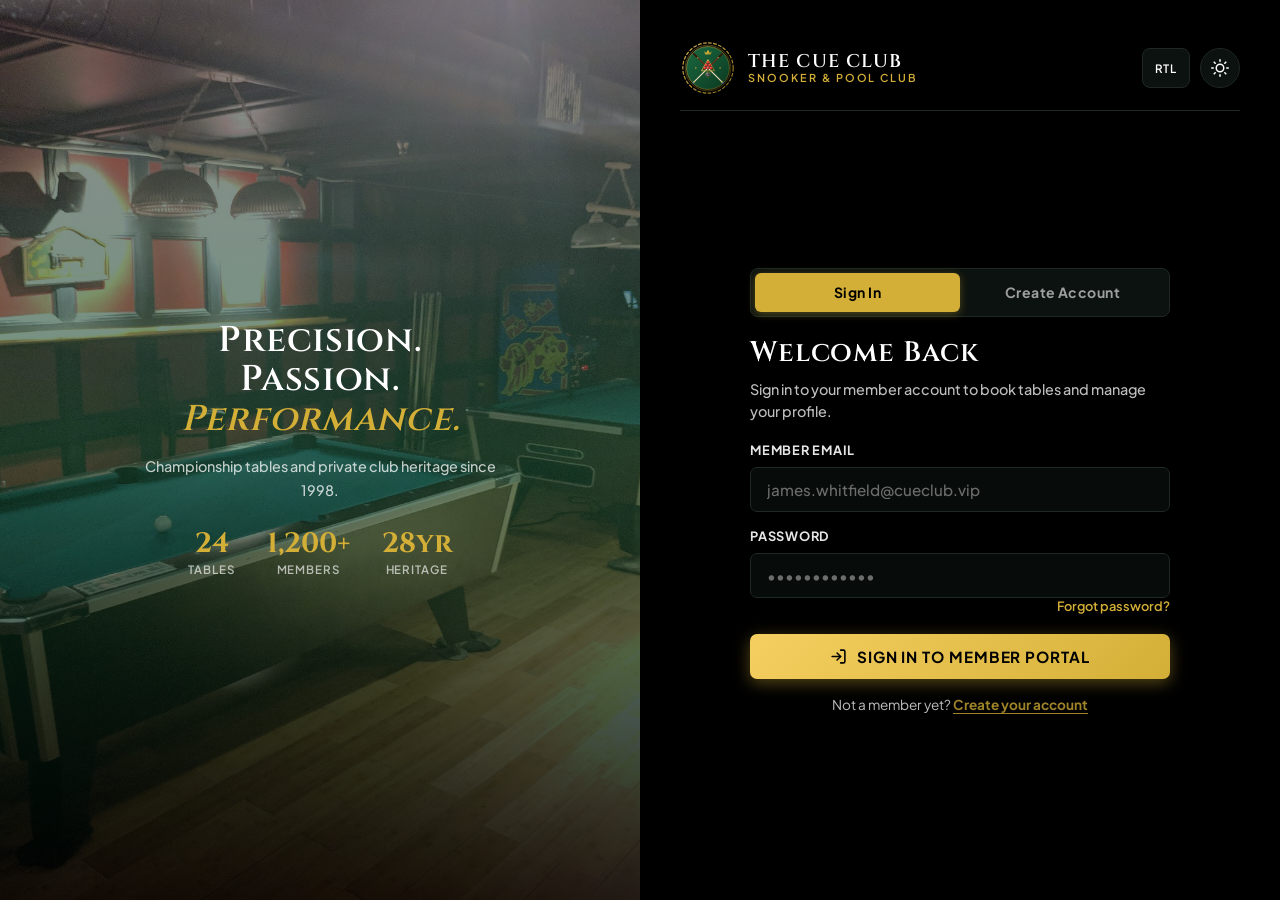
<file: login.html>
<!DOCTYPE html>
<html lang="en" dir="ltr" class="dark">

<head>
  <meta charset="UTF-8">
  <meta name="viewport" content="width=device-width, initial-scale=1.0">
  <title>Member Login | The Cue Club — Snooker &amp; Pool Club</title>
  <meta name="description"
    content="Sign in to your Cue Club member account — book tables, track your hours, manage membership, and register for tournaments.">
  <link rel="icon" type="image/svg+xml" href="assets/images/icons/favicon.svg">
  <link rel="preconnect" href="https://fonts.googleapis.com">
  <link rel="preconnect" href="https://fonts.gstatic.com" crossorigin>
  <link
    href="https://fonts.googleapis.com/css2?family=Cinzel:wght@500;600;700;800;900&family=Plus+Jakarta+Sans:wght@300;400;500;600;700;800&display=swap"
    rel="stylesheet">
  <link rel="stylesheet" href="assets/css/style.css">
  <link rel="stylesheet" href="assets/css/login.css">
  <link rel="stylesheet" href="assets/css/responsive.css">
</head>

<body>

  <!-- PAGE LOADER -->
  <div id="cue-loader" role="status" aria-live="polite" aria-label="Loading The Cue Club">
    <div class="loader-emblem">
      <img src="assets/images/icons/logo.svg" alt="The Cue Club" width="90" height="90">
      <div class="loader-ring"></div>
    </div>
    <span class="loader-text">The Cue Club</span>
    <span class="loader-subtext">Snooker &amp; Pool Club</span>
  </div>

  <main id="main-content">

    <!-- ========================================================================
         SECTION 1 — AUTH SPLIT SCREEN
         Layout: Left full-height image panel | Right form panel (Login/Register tabs)
         Unique: Dual-tab form with cinematic side image
         ======================================================================== -->
    <section class="lg-split" aria-label="Member Authentication">

      <!-- Left Image Panel -->
      <div class="lg-img-panel" role="img" aria-label="Championship snooker table at The Cue Club">
        <img src="assets/images/sections/login-side-panel.jpg"
          alt="Championship snooker table baize under dramatic atmospheric spotlighting" width="900" height="1200"
          loading="eager">
        <div class="lg-img-overlay" aria-hidden="true"></div>
        <div class="lg-img-content">
          <h2 class="lg-img-quote">
            Precision.<br>Passion.<br><em>Performance.</em>
          </h2>
          <p class="lg-img-sub">Championship tables and private club heritage since 1998.</p>
          <div class="lg-img-stats">
            <div class="lg-img-stat">
              <span class="lg-img-stat-num">24</span>
              <span class="lg-img-stat-label">Tables</span>
            </div>
            <div class="lg-img-stat">
              <span class="lg-img-stat-num">1,200+</span>
              <span class="lg-img-stat-label">Members</span>
            </div>
            <div class="lg-img-stat">
              <span class="lg-img-stat-num">28yr</span>
              <span class="lg-img-stat-label">Heritage</span>
            </div>
          </div>
        </div>
      </div>

      <!-- Right Form Panel -->
      <div class="lg-form-panel">
        <div class="lg-panel-topbar">
          <a href="index.html" class="brand-link" aria-label="The Cue Club Home">
            <img src="assets/images/icons/logo.svg" alt="The Cue Club Emblem" class="brand-logo-img" width="40" height="40">
            <div class="brand-text-group">
              <span class="brand-name">The Cue Club</span>
              <span class="brand-subtext">Snooker &amp; Pool Club</span>
            </div>
          </a>
          <div class="lg-panel-controls">
            <button type="button" class="ctrl-btn rtl-toggle-btn" aria-label="Toggle RTL/LTR direction"
              title="Toggle RTL/LTR">RTL</button>
            <button type="button" class="ctrl-btn theme-toggle-btn" aria-label="Toggle dark mode" title="Toggle Theme">
              <svg class="sun-icon" viewBox="0 0 24 24" fill="none" stroke-width="2" stroke-linecap="round"
                stroke-linejoin="round" aria-hidden="true">
                <circle cx="12" cy="12" r="5"></circle>
                <line x1="12" y1="1" x2="12" y2="3"></line>
                <line x1="12" y1="21" x2="12" y2="23"></line>
                <line x1="4.22" y1="4.22" x2="5.64" y2="5.64"></line>
                <line x1="18.36" y1="18.36" x2="19.78" y2="19.78"></line>
                <line x1="1" y1="12" x2="3" y2="12"></line>
                <line x1="21" y1="12" x2="23" y2="12"></line>
                <line x1="4.22" y1="19.78" x2="5.64" y2="18.36"></line>
                <line x1="18.36" y1="5.64" x2="19.78" y2="4.22"></line>
              </svg>
              <svg class="moon-icon" viewBox="0 0 24 24" fill="none" stroke-width="2" stroke-linecap="round"
                stroke-linejoin="round" aria-hidden="true">
                <path d="M21 12.79A9 9 0 1 1 11.21 3 7 7 0 0 0 21 12.79z"></path>
              </svg>
            </button>
          </div>
        </div>

        <div class="lg-form-wrap">

          <!-- Tab Switcher -->
          <div class="lg-tab-row" role="tablist" aria-label="Authentication options">
            <button type="button" class="lg-tab lg-tab-active" data-tab="login" role="tab" aria-selected="true"
              aria-controls="lg-panel-login">Sign In</button>
            <button type="button" class="lg-tab" data-tab="register" role="tab" aria-selected="false"
              aria-controls="lg-panel-register">Create Account</button>
          </div>

          <!-- Form Header (swapped by JS) -->
          <div>
            <h1 class="lg-form-title" id="lg-form-title">Welcome Back</h1>
            <p class="lg-form-subtitle" id="lg-form-subtitle">Sign in to your member account to book tables and manage
              your profile.</p>
          </div>

          <!-- LOGIN PANEL (Directs into dashboard.html) -->
          <div class="lg-panel lg-panel-active" id="lg-panel-login" role="tabpanel" aria-labelledby="lg-tab-login">
            <form action="dashboard.html" method="get">
              <div class="lg-field-group">
                <div class="lg-field">
                  <label for="login-email" class="lg-label">Member Email</label>
                  <input type="email" id="login-email" name="email" class="lg-input"
                    placeholder="james.whitfield@cueclub.vip" autocomplete="email" required>
                </div>
                <div class="lg-field">
                  <label for="login-password" class="lg-label">Password</label>
                  <input type="password" id="login-password" name="password" class="lg-input" placeholder="••••••••••••"
                    autocomplete="current-password" required>
                  <div class="lg-forgot">
                    <a href="#">Forgot password?</a>
                  </div>
                </div>
              </div>
              <button type="submit" class="lg-submit-btn">
                <svg viewBox="0 0 24 24" fill="none" stroke-width="2.2" stroke-linecap="round" stroke-linejoin="round"
                  aria-hidden="true">
                  <path d="M15 3h4a2 2 0 0 1 2 2v14a2 2 0 0 1-2 2h-4"></path>
                  <polyline points="10 17 15 12 10 7"></polyline>
                  <line x1="15" y1="12" x2="3" y2="12"></line>
                </svg>
                Sign In to Member Portal
              </button>
              <p class="lg-form-footer-link">
                Not a member yet? <a href="#" id="switch-to-register">Create your account</a>
              </p>
            </form>
          </div>

          <!-- REGISTER PANEL -->
          <div class="lg-panel" id="lg-panel-register" role="tabpanel" aria-labelledby="lg-tab-register">
            <form action="dashboard.html" method="get">
              <div class="lg-field-group">
                <div class="lg-input-row">
                  <div class="lg-field">
                    <label for="reg-first" class="lg-label">First Name</label>
                    <input type="text" id="reg-first" name="first_name" class="lg-input" placeholder="James"
                      autocomplete="given-name" required>
                  </div>
                  <div class="lg-field">
                    <label for="reg-last" class="lg-label">Last Name</label>
                    <input type="text" id="reg-last" name="last_name" class="lg-input" placeholder="Whitfield"
                      autocomplete="family-name" required>
                  </div>
                </div>
                <div class="lg-field">
                  <label for="reg-email" class="lg-label">Email Address</label>
                  <input type="email" id="reg-email" name="email" class="lg-input" placeholder="your@email.com"
                    autocomplete="email" required>
                </div>
                <div class="lg-field">
                  <label for="reg-phone" class="lg-label">Phone Number</label>
                  <input type="tel" id="reg-phone" name="phone" class="lg-input" placeholder="+1 (800) 000-0000"
                    autocomplete="tel">
                </div>
                <div class="lg-field">
                  <label for="reg-tier" class="lg-label">Membership Tier</label>
                  <select id="reg-tier" name="membership_tier" class="lg-select">
                    <option value="" disabled selected>Select your tier…</option>
                    <option value="bronze">Bronze — Walk-In Access</option>
                    <option value="silver">Silver — Priority Booking</option>
                    <option value="gold">Gold — Unlimited + VIP Lounge</option>
                    <option value="masters">Masters — Full Championship Suite</option>
                  </select>
                </div>
                <div class="lg-field">
                  <label for="reg-password" class="lg-label">Create Password</label>
                  <input type="password" id="reg-password" name="password" class="lg-input"
                    placeholder="Min. 8 characters" autocomplete="new-password" required>
                </div>
                <div class="lg-checkbox-row">
                  <input type="checkbox" id="reg-terms" name="terms" class="lg-checkbox" required>
                  <label for="reg-terms" class="lg-checkbox-label">I agree to the <a href="#">Member Terms</a> and <a
                      href="#">Privacy Charter</a></label>
                </div>
              </div>
              <button type="submit" class="lg-submit-btn">
                <svg viewBox="0 0 24 24" fill="none" stroke-width="2.2" stroke-linecap="round" stroke-linejoin="round"
                  aria-hidden="true">
                  <path d="M16 21v-2a4 4 0 0 0-4-4H6a4 4 0 0 0-4 4v2"></path>
                  <circle cx="9" cy="7" r="4"></circle>
                  <line x1="19" y1="8" x2="19" y2="14"></line>
                  <line x1="22" y1="11" x2="16" y2="11"></line>
                </svg>
                Create Member Account
              </button>
              <p class="lg-form-footer-link">
                Already a member? <a href="#" id="switch-to-login">Sign in here</a>
              </p>
            </form>
          </div>

        </div>
      </div>
    </section>



  </main>

  <!-- SCROLL TO TOP -->
  <button type="button" class="scroll-top-btn" id="scroll-to-top" aria-label="Scroll to top">
    <svg viewBox="0 0 24 24" fill="none" stroke-width="2.5" stroke-linecap="round" stroke-linejoin="round"
      aria-hidden="true">
      <polyline points="18 15 12 9 6 15"></polyline>
    </svg>
  </button>


  <script src="assets/js/main.js"></script>
  <script src="assets/js/login-tabs.js"></script>
</body>

</html>
</file>
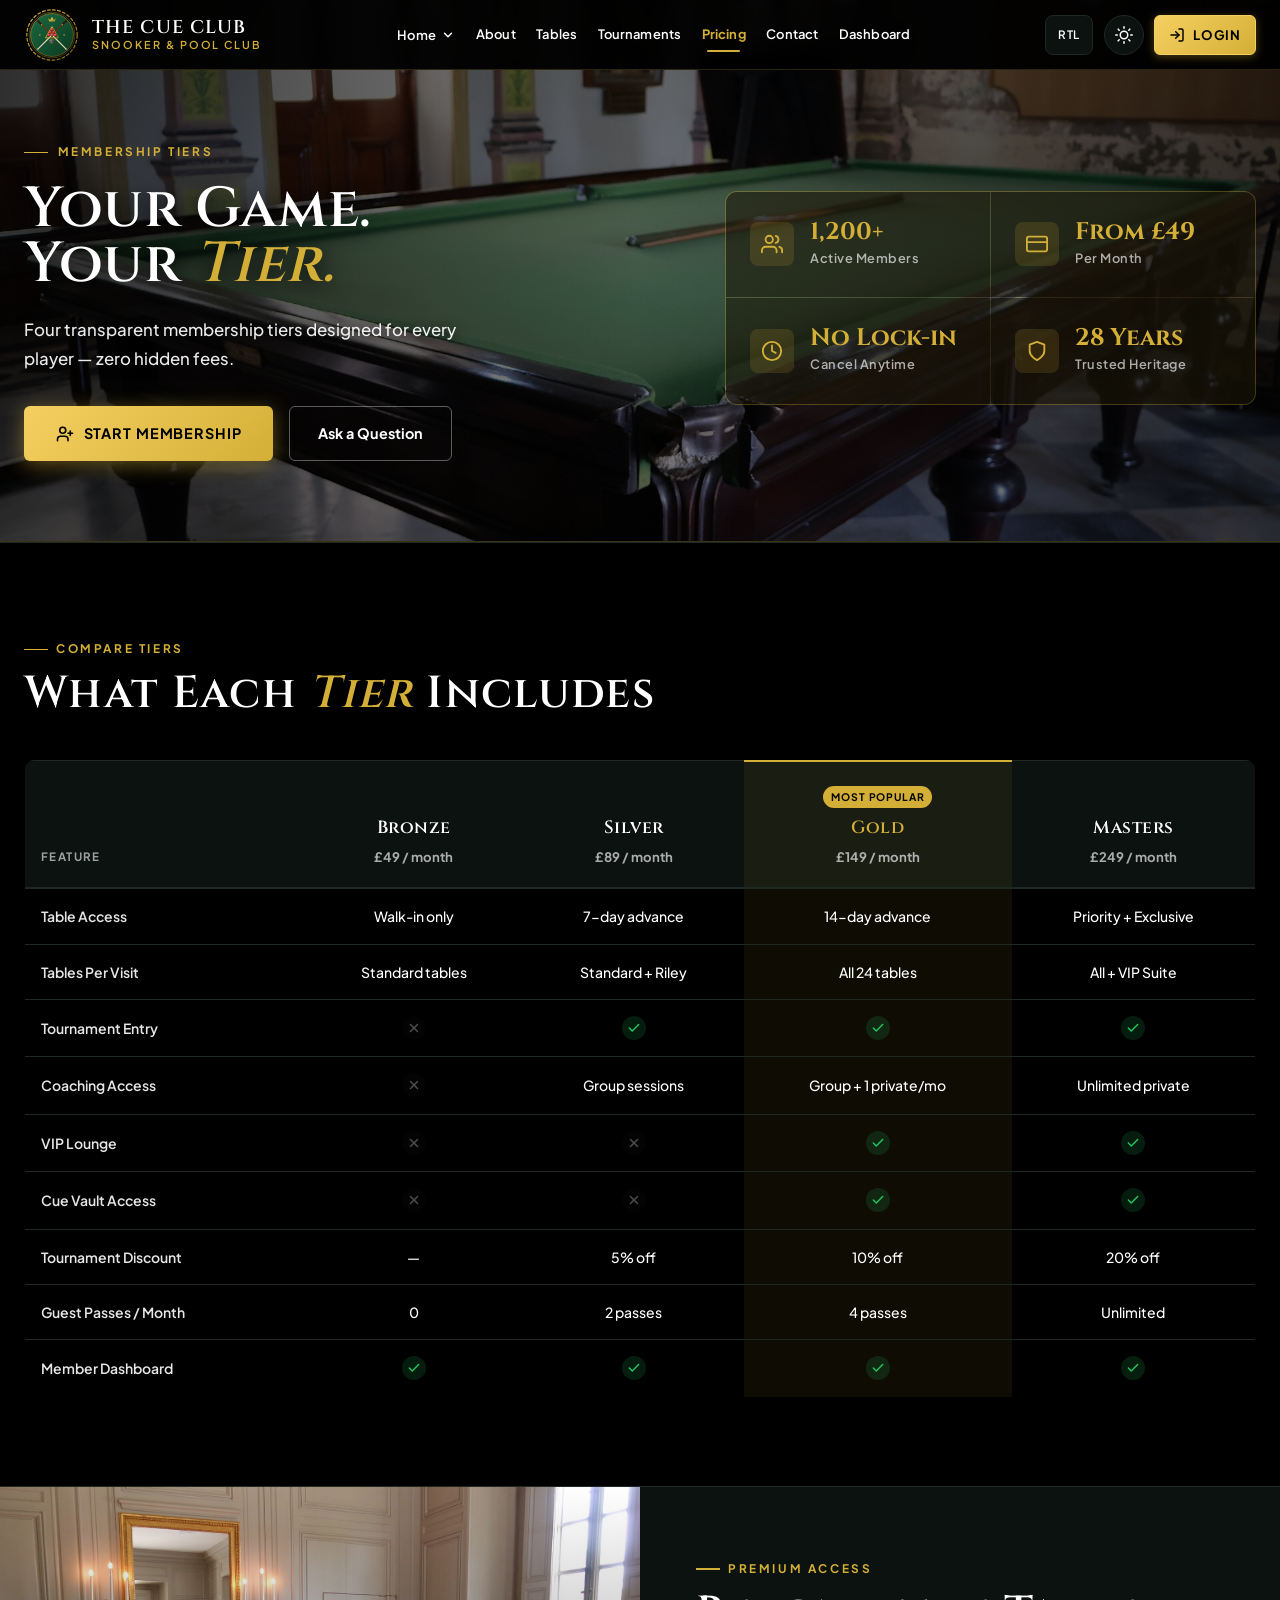
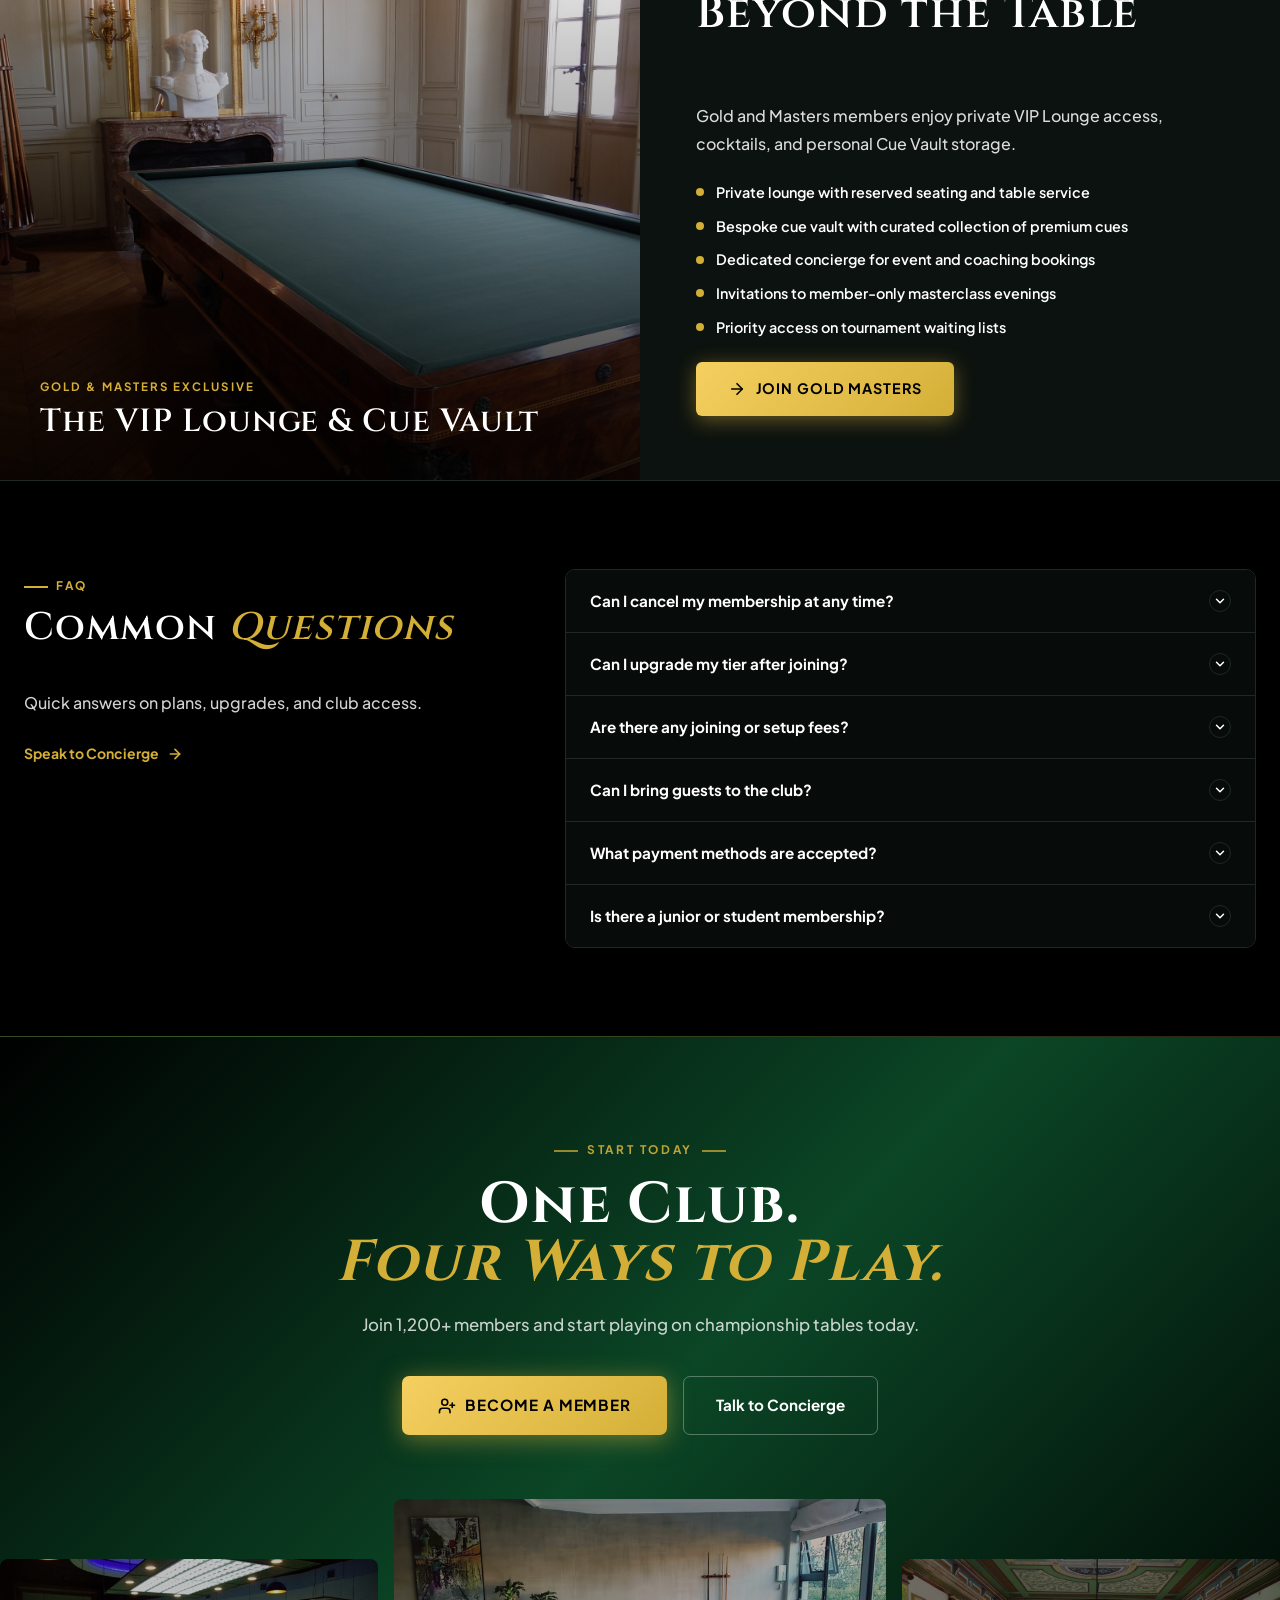
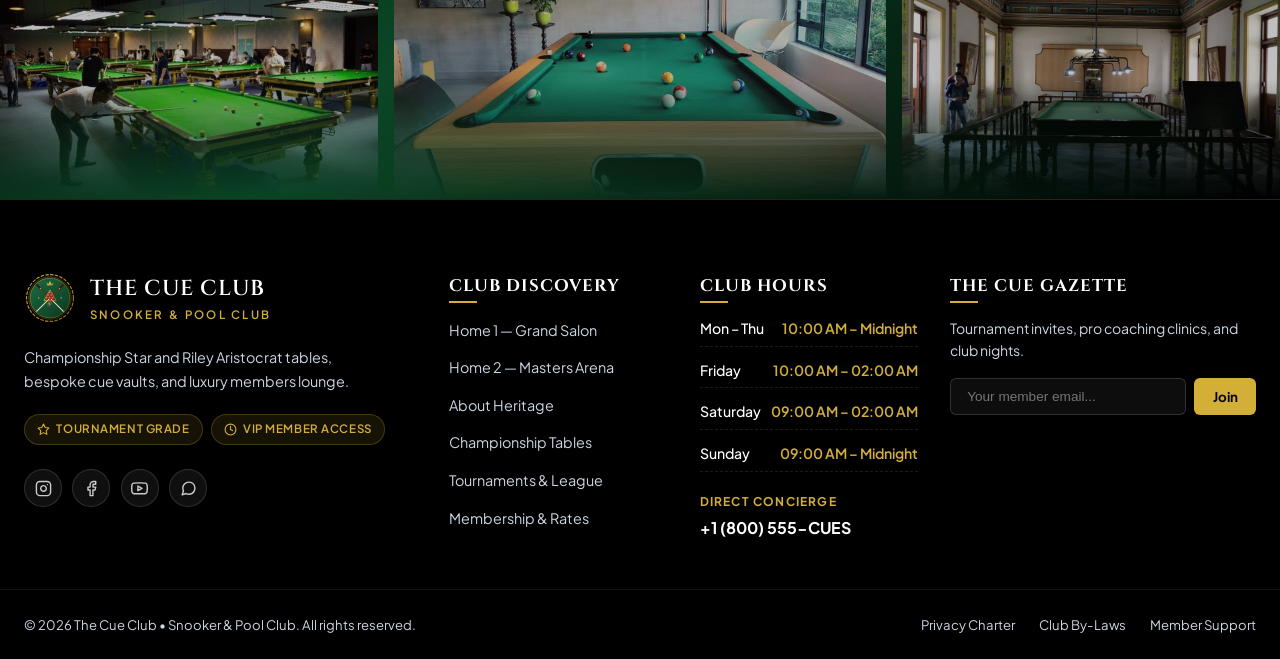
<file: pricing.html>
<!DOCTYPE html>
<html lang="en" dir="ltr" class="dark">

<head>
  <meta charset="UTF-8">
  <meta name="viewport" content="width=device-width, initial-scale=1.0">
  <title>Membership &amp; Pricing | The Cue Club — Snooker &amp; Pool Club</title>
  <meta name="description"
    content="Choose your Cue Club membership tier — Bronze walk-in access to Masters Championship Suite. Transparent pricing, no hidden fees. Join from £49/month.">
  <link rel="icon" type="image/svg+xml" href="assets/images/icons/favicon.svg">
  <link rel="preconnect" href="https://fonts.googleapis.com">
  <link rel="preconnect" href="https://fonts.gstatic.com" crossorigin>
  <link
    href="https://fonts.googleapis.com/css2?family=Cinzel:wght@500;600;700;800;900&family=Plus+Jakarta+Sans:wght@300;400;500;600;700;800&display=swap"
    rel="stylesheet">
  <link rel="stylesheet" href="assets/css/style.css">
  <link rel="stylesheet" href="assets/css/pricing.css">
  <link rel="stylesheet" href="assets/css/responsive.css">
</head>

<body>

  <!-- PAGE LOADER -->
  <div id="cue-loader" role="status" aria-live="polite" aria-label="Loading The Cue Club">
    <div class="loader-emblem">
      <img src="assets/images/icons/logo.svg" alt="The Cue Club" width="90" height="90">
      <div class="loader-ring"></div>
    </div>
    <span class="loader-text">The Cue Club</span>
    <span class="loader-subtext">Snooker &amp; Pool Club</span>
  </div>

  <!-- FIXED HEADER -->
  <header class="cue-header" role="banner">
    <div class="cue-container header-inner">
      <a href="index.html" class="brand-link" aria-label="The Cue Club Home">
        <img src="assets/images/icons/logo.svg" alt="The Cue Club Emblem" class="brand-logo-img" width="44" height="44">
        <div class="brand-text-group">
          <span class="brand-name">The Cue Club</span>
          <span class="brand-subtext">Snooker &amp; Pool Club</span>
        </div>
      </a>

      <nav class="desktop-nav" role="navigation" aria-label="Main Navigation">
        <div class="nav-item has-dropdown">
          <button type="button" class="nav-link dropdown-toggle" aria-expanded="false" aria-haspopup="true">
            <span>Home</span>
            <svg class="dropdown-chevron" viewBox="0 0 24 24" fill="none" stroke-width="2.5" stroke-linecap="round"
              stroke-linejoin="round" aria-hidden="true">
              <polyline points="6 9 12 15 18 9"></polyline>
            </svg>
          </button>
          <div class="dropdown-menu" role="menu">
            <a href="index.html" class="dropdown-link" role="menuitem">
              <span>Home 1 — Grand Salon</span>
              <span class="dropdown-badge">Classic</span>
            </a>
            <a href="home-2.html" class="dropdown-link" role="menuitem">
              <span>Home 2 — Masters Arena</span>
              <span class="dropdown-badge">Modern</span>
            </a>
          </div>
        </div>
        <div class="nav-item"><a href="about.html" class="nav-link">About</a></div>
        <div class="nav-item"><a href="tables.html" class="nav-link">Tables</a></div>
        <div class="nav-item"><a href="tournaments.html" class="nav-link">Tournaments</a></div>
        <div class="nav-item"><a href="pricing.html" class="nav-link active" aria-current="page">Pricing</a></div>
        <div class="nav-item"><a href="contact.html" class="nav-link">Contact</a></div>
        <div class="nav-item"><a href="dashboard.html" class="nav-link">Dashboard</a></div>
      </nav>

      <div class="header-actions">
        <button type="button" class="ctrl-btn rtl-toggle-btn" aria-label="Toggle RTL/LTR direction"
          title="Toggle RTL/LTR">RTL</button>
        <button type="button" class="ctrl-btn theme-toggle-btn" aria-label="Toggle dark mode" title="Toggle Theme">
          <svg class="sun-icon" viewBox="0 0 24 24" fill="none" stroke-width="2" stroke-linecap="round"
            stroke-linejoin="round" aria-hidden="true">
            <circle cx="12" cy="12" r="5"></circle>
            <line x1="12" y1="1" x2="12" y2="3"></line>
            <line x1="12" y1="21" x2="12" y2="23"></line>
            <line x1="4.22" y1="4.22" x2="5.64" y2="5.64"></line>
            <line x1="18.36" y1="18.36" x2="19.78" y2="19.78"></line>
            <line x1="1" y1="12" x2="3" y2="12"></line>
            <line x1="21" y1="12" x2="23" y2="12"></line>
            <line x1="4.22" y1="19.78" x2="5.64" y2="18.36"></line>
            <line x1="18.36" y1="5.64" x2="19.78" y2="4.22"></line>
          </svg>
          <svg class="moon-icon" viewBox="0 0 24 24" fill="none" stroke-width="2" stroke-linecap="round"
            stroke-linejoin="round" aria-hidden="true">
            <path d="M21 12.79A9 9 0 1 1 11.21 3 7 7 0 0 0 21 12.79z"></path>
          </svg>
        </button>
        <a href="login.html" class="btn-login" aria-label="Member Login">
          <svg viewBox="0 0 24 24" fill="none" stroke-width="2.2" stroke-linecap="round" stroke-linejoin="round"
            aria-hidden="true">
            <path d="M15 3h4a2 2 0 0 1 2 2v14a2 2 0 0 1-2 2h-4"></path>
            <polyline points="10 17 15 12 10 7"></polyline>
            <line x1="15" y1="12" x2="3" y2="12"></line>
          </svg>
          <span>Login</span>
        </a>
        <button type="button" class="mobile-toggle-btn" aria-label="Open mobile menu" aria-expanded="false">
          <svg viewBox="0 0 24 24" fill="none" stroke-width="2.2" stroke-linecap="round" stroke-linejoin="round"
            aria-hidden="true">
            <line x1="3" y1="12" x2="21" y2="12"></line>
            <line x1="3" y1="6" x2="21" y2="6"></line>
            <line x1="3" y1="18" x2="21" y2="18"></line>
          </svg>
        </button>
      </div>
    </div>
  </header>

  <!-- MOBILE DRAWER -->
  <div class="mobile-menu-backdrop" aria-hidden="true"></div>
  <aside class="mobile-menu-drawer" role="dialog" aria-modal="true" aria-label="Mobile Navigation">
    <div class="drawer-header">
      <a href="index.html" class="brand-link">
        <img src="assets/images/icons/logo.svg" alt="The Cue Club" class="brand-logo-img" width="38" height="38">
        <div class="brand-text-group">
          <span class="brand-name">The Cue Club</span>
          <span class="brand-subtext">Snooker &amp; Pool Club</span>
        </div>
      </a>
      <button type="button" class="drawer-close-btn" aria-label="Close menu">
        <svg viewBox="0 0 24 24" fill="none" stroke-width="2.5" stroke-linecap="round" stroke-linejoin="round"
          aria-hidden="true">
          <line x1="18" y1="6" x2="6" y2="18"></line>
          <line x1="6" y1="6" x2="18" y2="18"></line>
        </svg>
      </button>
    </div>
    <div class="drawer-controls-bar">
      <div class="drawer-control-item">
        <span>Dark Mode</span>
        <button type="button" class="ctrl-btn theme-toggle-btn" aria-label="Toggle dark mode">
          <svg class="sun-icon" viewBox="0 0 24 24" fill="none" stroke="currentColor" stroke-width="2" stroke-linecap="round"
            stroke-linejoin="round" aria-hidden="true">
            <circle cx="12" cy="12" r="5"></circle>
            <line x1="12" y1="1" x2="12" y2="3"></line>
            <line x1="12" y1="21" x2="12" y2="23"></line>
            <line x1="4.22" y1="4.22" x2="5.64" y2="5.64"></line>
            <line x1="18.36" y1="18.36" x2="19.78" y2="19.78"></line>
            <line x1="1" y1="12" x2="3" y2="12"></line>
            <line x1="21" y1="12" x2="23" y2="12"></line>
            <line x1="4.22" y1="19.78" x2="5.64" y2="18.36"></line>
            <line x1="18.36" y1="5.64" x2="19.78" y2="4.22"></line>
          </svg>
          <svg class="moon-icon" viewBox="0 0 24 24" fill="none" stroke="currentColor" stroke-width="2" stroke-linecap="round"
            stroke-linejoin="round" aria-hidden="true">
            <path d="M21 12.79A9 9 0 1 1 11.21 3 7 7 0 0 0 21 12.79z"></path>
          </svg>
        </button>
      </div>
      <div class="drawer-control-item">
        <span>RTL / LTR</span>
        <button type="button" class="ctrl-btn rtl-toggle-btn" aria-label="Toggle RTL">RTL</button>
      </div>
    </div>
    <nav class="drawer-nav" role="navigation" aria-label="Mobile Navigation">
      <div class="mobile-accordion-item">
        <button type="button" class="mobile-nav-link mobile-accordion-toggle" aria-expanded="false">
          <span>Home</span>
          <svg class="mobile-accordion-icon" viewBox="0 0 24 24" fill="none" stroke-width="2.5" stroke-linecap="round"
            stroke-linejoin="round" aria-hidden="true">
            <polyline points="6 9 12 15 18 9"></polyline>
          </svg>
        </button>
        <div class="mobile-submenu">
          <a href="index.html" class="mobile-sub-link"><span>Home 1 — Grand Salon</span><span
              class="dropdown-badge">Classic</span></a>
          <a href="home-2.html" class="mobile-sub-link"><span>Home 2 — Masters Arena</span><span
              class="dropdown-badge">Modern</span></a>
        </div>
      </div>
      <a href="about.html" class="mobile-nav-link">About</a>
      <a href="tables.html" class="mobile-nav-link">Tables</a>
      <a href="tournaments.html" class="mobile-nav-link">Tournaments</a>
      <a href="pricing.html" class="mobile-nav-link active">Pricing</a>
      <a href="contact.html" class="mobile-nav-link">Contact</a>
      <a href="dashboard.html" class="mobile-nav-link">Dashboard</a>
    </nav>
    <div class="drawer-footer">
      <a href="login.html" class="btn-login" aria-label="Member Login">
        <svg viewBox="0 0 24 24" fill="none" stroke-width="2.2" stroke-linecap="round" stroke-linejoin="round"
          aria-hidden="true">
          <path d="M15 3h4a2 2 0 0 1 2 2v14a2 2 0 0 1-2 2h-4"></path>
          <polyline points="10 17 15 12 10 7"></polyline>
          <line x1="15" y1="12" x2="3" y2="12"></line>
        </svg>
        <span>Member Login</span>
      </a>
    </div>
  </aside>

  <main id="main-content">

    <!-- ========================================================================
         SECTION 1 — TYPOGRAPHIC HERO (Dark Emerald Gradient)
         Layout: Left oversized headline + Right stats panel blocks
         ======================================================================== -->
    <section class="pr-hero" aria-label="Pricing Page Hero">
      <div class="pr-hero-bg" aria-hidden="true">
        <img src="assets/images/sections/pricing-lounge-aerial.jpg" alt="" role="presentation" width="1600"
          height="900">
        <div class="pr-hero-overlay"></div>
      </div>
      <div class="cue-container">
        <div class="pr-hero-inner">

          <!-- Left -->
          <div>
            <div class="pr-hero-eyebrow">
              <span class="pr-eyebrow-line" aria-hidden="true"></span>
              Membership Tiers
            </div>
            <h1 class="pr-hero-title">
              Your Game.<br>
              Your <em>Tier.</em>
            </h1>
            <p class="pr-hero-desc">Four transparent membership tiers designed for every player — zero hidden fees.</p>
            <div class="pr-hero-actions">
              <a href="login.html" class="pr-btn-primary">
                <svg viewBox="0 0 24 24" fill="none" stroke-width="2.2" stroke-linecap="round" stroke-linejoin="round"
                  aria-hidden="true">
                  <path d="M16 21v-2a4 4 0 0 0-4-4H6a4 4 0 0 0-4 4v2"></path>
                  <circle cx="9" cy="7" r="4"></circle>
                  <line x1="19" y1="8" x2="19" y2="14"></line>
                  <line x1="22" y1="11" x2="16" y2="11"></line>
                </svg>
                Start Membership
              </a>
              <a href="contact.html" class="pr-btn-ghost">Ask a Question</a>
            </div>
          </div>

          <!-- Right: Stats Panel -->
          <div class="pr-hero-stats-panel" aria-label="Membership quick facts">
            <div class="pr-stat-block">
              <div class="pr-stat-icon" aria-hidden="true">
                <svg viewBox="0 0 24 24" fill="none" stroke-width="2" stroke-linecap="round" stroke-linejoin="round">
                  <path d="M17 21v-2a4 4 0 0 0-4-4H5a4 4 0 0 0-4 4v2"></path>
                  <circle cx="9" cy="7" r="4"></circle>
                  <path d="M23 21v-2a4 4 0 0 0-3-3.87"></path>
                  <path d="M16 3.13a4 4 0 0 1 0 7.75"></path>
                </svg>
              </div>
              <div class="pr-stat-text">
                <strong>1,200+</strong>
                <span>Active Members</span>
              </div>
            </div>
            <div class="pr-stat-block">
              <div class="pr-stat-icon" aria-hidden="true">
                <svg viewBox="0 0 24 24" fill="none" stroke-width="2" stroke-linecap="round" stroke-linejoin="round">
                  <rect x="1" y="4" width="22" height="16" rx="2" ry="2"></rect>
                  <line x1="1" y1="10" x2="23" y2="10"></line>
                </svg>
              </div>
              <div class="pr-stat-text">
                <strong>From £49</strong>
                <span>Per Month</span>
              </div>
            </div>
            <div class="pr-stat-block">
              <div class="pr-stat-icon" aria-hidden="true">
                <svg viewBox="0 0 24 24" fill="none" stroke-width="2" stroke-linecap="round" stroke-linejoin="round">
                  <circle cx="12" cy="12" r="10"></circle>
                  <polyline points="12 6 12 12 16 14"></polyline>
                </svg>
              </div>
              <div class="pr-stat-text">
                <strong>No Lock-in</strong>
                <span>Cancel Anytime</span>
              </div>
            </div>
            <div class="pr-stat-block">
              <div class="pr-stat-icon" aria-hidden="true">
                <svg viewBox="0 0 24 24" fill="none" stroke-width="2" stroke-linecap="round" stroke-linejoin="round">
                  <path d="M12 22s8-4 8-10V5l-8-3-8 3v7c0 6 8 10 8 10z"></path>
                </svg>
              </div>
              <div class="pr-stat-text">
                <strong>28 Years</strong>
                <span>Trusted Heritage</span>
              </div>
            </div>
          </div>

        </div>
      </div>
    </section>

    <!-- ========================================================================
         SECTION 2 — TIER COMPARISON TABLE
         Layout: Full-width feature matrix — tiers × features
         ======================================================================== -->
    <section class="pr-compare" aria-label="Membership Tier Comparison">
      <div class="cue-container">
        <div class="pr-section-eyebrow">
          <span class="pr-eyebrow-dash" aria-hidden="true"></span>
          Compare Tiers
        </div>
        <h2 class="pr-section-title">What Each <em>Tier</em> Includes</h2>

        <div style="overflow-x:auto;">
          <table class="pr-compare-table" aria-label="Membership tier comparison">
            <thead>
              <tr>
                <th scope="col"><span class="pr-th-label">Feature</span></th>
                <th scope="col">
                  <div class="pr-th-tier">Bronze</div>
                  <div class="pr-th-price">£49 / month</div>
                </th>
                <th scope="col">
                  <div class="pr-th-tier">Silver</div>
                  <div class="pr-th-price">£89 / month</div>
                </th>
                <th scope="col" class="featured-col">
                  <div class="pr-featured-badge">Most Popular</div>
                  <div class="pr-th-tier gold-tier">Gold</div>
                  <div class="pr-th-price">£149 / month</div>
                </th>
                <th scope="col">
                  <div class="pr-th-tier">Masters</div>
                  <div class="pr-th-price">£249 / month</div>
                </th>
              </tr>
            </thead>
            <tbody>
              <tr>
                <td>Table Access</td>
                <td>Walk-in only</td>
                <td>7-day advance</td>
                <td class="featured-col">14-day advance</td>
                <td>Priority + Exclusive</td>
              </tr>
              <tr>
                <td>Tables Per Visit</td>
                <td>Standard tables</td>
                <td>Standard + Riley</td>
                <td class="featured-col">All 24 tables</td>
                <td>All + VIP Suite</td>
              </tr>
              <tr>
                <td>Tournament Entry</td>
                <td>
                  <span class="pr-cross" aria-label="Not included">
                    <svg viewBox="0 0 24 24" fill="none" stroke-width="2.5" stroke-linecap="round"
                      stroke-linejoin="round">
                      <line x1="18" y1="6" x2="6" y2="18"></line>
                      <line x1="6" y1="6" x2="18" y2="18"></line>
                    </svg>
                  </span>
                </td>
                <td>
                  <span class="pr-check" aria-label="Included">
                    <svg viewBox="0 0 24 24" fill="none" stroke-width="2.5" stroke-linecap="round"
                      stroke-linejoin="round">
                      <polyline points="20 6 9 17 4 12"></polyline>
                    </svg>
                  </span>
                </td>
                <td class="featured-col">
                  <span class="pr-check" aria-label="Included">
                    <svg viewBox="0 0 24 24" fill="none" stroke-width="2.5" stroke-linecap="round"
                      stroke-linejoin="round">
                      <polyline points="20 6 9 17 4 12"></polyline>
                    </svg>
                  </span>
                </td>
                <td>
                  <span class="pr-check" aria-label="Included">
                    <svg viewBox="0 0 24 24" fill="none" stroke-width="2.5" stroke-linecap="round"
                      stroke-linejoin="round">
                      <polyline points="20 6 9 17 4 12"></polyline>
                    </svg>
                  </span>
                </td>
              </tr>
              <tr>
                <td>Coaching Access</td>
                <td>
                  <span class="pr-cross" aria-label="Not included">
                    <svg viewBox="0 0 24 24" fill="none" stroke-width="2.5" stroke-linecap="round"
                      stroke-linejoin="round">
                      <line x1="18" y1="6" x2="6" y2="18"></line>
                      <line x1="6" y1="6" x2="18" y2="18"></line>
                    </svg>
                  </span>
                </td>
                <td>Group sessions</td>
                <td class="featured-col">Group + 1 private/mo</td>
                <td>Unlimited private</td>
              </tr>
              <tr>
                <td>VIP Lounge</td>
                <td>
                  <span class="pr-cross" aria-label="Not included">
                    <svg viewBox="0 0 24 24" fill="none" stroke-width="2.5" stroke-linecap="round"
                      stroke-linejoin="round">
                      <line x1="18" y1="6" x2="6" y2="18"></line>
                      <line x1="6" y1="6" x2="18" y2="18"></line>
                    </svg>
                  </span>
                </td>
                <td>
                  <span class="pr-cross" aria-label="Not included">
                    <svg viewBox="0 0 24 24" fill="none" stroke-width="2.5" stroke-linecap="round"
                      stroke-linejoin="round">
                      <line x1="18" y1="6" x2="6" y2="18"></line>
                      <line x1="6" y1="6" x2="18" y2="18"></line>
                    </svg>
                  </span>
                </td>
                <td class="featured-col">
                  <span class="pr-check" aria-label="Included">
                    <svg viewBox="0 0 24 24" fill="none" stroke-width="2.5" stroke-linecap="round"
                      stroke-linejoin="round">
                      <polyline points="20 6 9 17 4 12"></polyline>
                    </svg>
                  </span>
                </td>
                <td>
                  <span class="pr-check" aria-label="Included">
                    <svg viewBox="0 0 24 24" fill="none" stroke-width="2.5" stroke-linecap="round"
                      stroke-linejoin="round">
                      <polyline points="20 6 9 17 4 12"></polyline>
                    </svg>
                  </span>
                </td>
              </tr>
              <tr>
                <td>Cue Vault Access</td>
                <td>
                  <span class="pr-cross" aria-label="Not included">
                    <svg viewBox="0 0 24 24" fill="none" stroke-width="2.5" stroke-linecap="round"
                      stroke-linejoin="round">
                      <line x1="18" y1="6" x2="6" y2="18"></line>
                      <line x1="6" y1="6" x2="18" y2="18"></line>
                    </svg>
                  </span>
                </td>
                <td>
                  <span class="pr-cross" aria-label="Not included">
                    <svg viewBox="0 0 24 24" fill="none" stroke-width="2.5" stroke-linecap="round"
                      stroke-linejoin="round">
                      <line x1="18" y1="6" x2="6" y2="18"></line>
                      <line x1="6" y1="6" x2="18" y2="18"></line>
                    </svg>
                  </span>
                </td>
                <td class="featured-col">
                  <span class="pr-check" aria-label="Included">
                    <svg viewBox="0 0 24 24" fill="none" stroke-width="2.5" stroke-linecap="round"
                      stroke-linejoin="round">
                      <polyline points="20 6 9 17 4 12"></polyline>
                    </svg>
                  </span>
                </td>
                <td>
                  <span class="pr-check" aria-label="Included">
                    <svg viewBox="0 0 24 24" fill="none" stroke-width="2.5" stroke-linecap="round"
                      stroke-linejoin="round">
                      <polyline points="20 6 9 17 4 12"></polyline>
                    </svg>
                  </span>
                </td>
              </tr>
              <tr>
                <td>Tournament Discount</td>
                <td>—</td>
                <td>5% off</td>
                <td class="featured-col">10% off</td>
                <td>20% off</td>
              </tr>
              <tr>
                <td>Guest Passes / Month</td>
                <td>0</td>
                <td>2 passes</td>
                <td class="featured-col">4 passes</td>
                <td>Unlimited</td>
              </tr>
              <tr>
                <td>Member Dashboard</td>
                <td>
                  <span class="pr-check" aria-label="Included">
                    <svg viewBox="0 0 24 24" fill="none" stroke-width="2.5" stroke-linecap="round"
                      stroke-linejoin="round">
                      <polyline points="20 6 9 17 4 12"></polyline>
                    </svg>
                  </span>
                </td>
                <td>
                  <span class="pr-check" aria-label="Included">
                    <svg viewBox="0 0 24 24" fill="none" stroke-width="2.5" stroke-linecap="round"
                      stroke-linejoin="round">
                      <polyline points="20 6 9 17 4 12"></polyline>
                    </svg>
                  </span>
                </td>
                <td class="featured-col">
                  <span class="pr-check" aria-label="Included">
                    <svg viewBox="0 0 24 24" fill="none" stroke-width="2.5" stroke-linecap="round"
                      stroke-linejoin="round">
                      <polyline points="20 6 9 17 4 12"></polyline>
                    </svg>
                  </span>
                </td>
                <td>
                  <span class="pr-check" aria-label="Included">
                    <svg viewBox="0 0 24 24" fill="none" stroke-width="2.5" stroke-linecap="round"
                      stroke-linejoin="round">
                      <polyline points="20 6 9 17 4 12"></polyline>
                    </svg>
                  </span>
                </td>
              </tr>
            </tbody>
          </table>
        </div>
      </div>
    </section>

    <!-- ========================================================================
         SECTION 3 — DUAL VISUAL EDITORIAL
         Layout: Left full-height image with overlay | Right editorial text + perk list
         ======================================================================== -->
    <section class="pr-visual" aria-label="Gold and Masters Membership Highlights">
      <div class="pr-visual-img-side" role="img" aria-label="VIP lounge at The Cue Club">
        <img src="assets/images/sections/pricing-vip-room.jpg"
          alt="Exclusive VIP lounge with leather seating and championship table view at The Cue Club" width="900"
          height="680" loading="lazy">
        <div class="pr-visual-overlay" aria-hidden="true"></div>
        <div class="pr-visual-img-content">
          <div class="pr-visual-img-eyebrow">Gold &amp; Masters Exclusive</div>
          <div class="pr-visual-img-title">The VIP Lounge &amp; Cue Vault</div>
        </div>
      </div>

      <div class="pr-visual-text-side">
        <div>
          <div class="pr-section-eyebrow">
            <span class="pr-eyebrow-dash" aria-hidden="true"></span>
            Premium Access
          </div>
          <h2 class="pr-section-title">Beyond the Table</h2>
        </div>
        <p>Gold and Masters members enjoy private VIP Lounge access, cocktails, and personal Cue Vault storage.</p>
        <div class="pr-perk-list">
          <div class="pr-perk-item">
            <span class="pr-perk-dot" aria-hidden="true"></span>
            Private lounge with reserved seating and table service
          </div>
          <div class="pr-perk-item">
            <span class="pr-perk-dot" aria-hidden="true"></span>
            Bespoke cue vault with curated collection of premium cues
          </div>
          <div class="pr-perk-item">
            <span class="pr-perk-dot" aria-hidden="true"></span>
            Dedicated concierge for event and coaching bookings
          </div>
          <div class="pr-perk-item">
            <span class="pr-perk-dot" aria-hidden="true"></span>
            Invitations to member-only masterclass evenings
          </div>
          <div class="pr-perk-item">
            <span class="pr-perk-dot" aria-hidden="true"></span>
            Priority access on tournament waiting lists
          </div>
        </div>
        <div>
          <a href="login.html" class="pr-btn-primary">
            <svg viewBox="0 0 24 24" fill="none" stroke-width="2.2" stroke-linecap="round" stroke-linejoin="round"
              aria-hidden="true">
              <line x1="5" y1="12" x2="19" y2="12"></line>
              <polyline points="12 5 19 12 12 19"></polyline>
            </svg>
            Join Gold Masters
          </a>
        </div>
      </div>
    </section>

    <!-- ========================================================================
         SECTION 4 — FAQ ACCORDION
         Layout: Left sticky heading | Right accordion question list
         ======================================================================== -->
    <section class="pr-faq" aria-label="Membership Frequently Asked Questions">
      <div class="cue-container">
        <div class="pr-faq-inner">

          <!-- Left sticky label -->
          <div class="pr-faq-left">
            <div class="pr-section-eyebrow">
              <span class="pr-eyebrow-dash" aria-hidden="true"></span>
              FAQ
            </div>
            <h2 class="pr-section-title" style="font-size:clamp(1.75rem,3vw,2.4rem);">Common <em>Questions</em></h2>
            <p>Quick answers on plans, upgrades, and club access.</p>
            <a href="contact.html" class="pr-faq-contact-link">
              Speak to Concierge
              <svg viewBox="0 0 24 24" fill="none" stroke-width="2.5" stroke-linecap="round" stroke-linejoin="round"
                aria-hidden="true">
                <line x1="5" y1="12" x2="19" y2="12"></line>
                <polyline points="12 5 19 12 12 19"></polyline>
              </svg>
            </a>
          </div>

          <!-- Right FAQ List -->
          <div class="pr-faq-list" role="list">

            <div class="pr-faq-item" role="listitem">
              <button type="button" class="pr-faq-toggle" aria-expanded="false" aria-controls="faq-1">
                Can I cancel my membership at any time?
                <span class="pr-faq-icon" aria-hidden="true">
                  <svg viewBox="0 0 24 24" fill="none" stroke-width="2.5" stroke-linecap="round"
                    stroke-linejoin="round">
                    <polyline points="6 9 12 15 18 9"></polyline>
                  </svg>
                </span>
              </button>
              <div class="pr-faq-answer" id="faq-1" role="region">
                Yes — monthly plans cancel anytime with zero penalty. Annual plans save 15% with 30-day notice.
              </div>
            </div>

            <div class="pr-faq-item" role="listitem">
              <button type="button" class="pr-faq-toggle" aria-expanded="false" aria-controls="faq-2">
                Can I upgrade my tier after joining?
                <span class="pr-faq-icon" aria-hidden="true">
                  <svg viewBox="0 0 24 24" fill="none" stroke-width="2.5" stroke-linecap="round"
                    stroke-linejoin="round">
                    <polyline points="6 9 12 15 18 9"></polyline>
                  </svg>
                </span>
              </button>
              <div class="pr-faq-answer" id="faq-2" role="region">
                Yes. Upgrade anytime from your member portal with prorated billing; downgrades start next cycle.
              </div>
            </div>

            <div class="pr-faq-item" role="listitem">
              <button type="button" class="pr-faq-toggle" aria-expanded="false" aria-controls="faq-3">
                Are there any joining or setup fees?
                <span class="pr-faq-icon" aria-hidden="true">
                  <svg viewBox="0 0 24 24" fill="none" stroke-width="2.5" stroke-linecap="round"
                    stroke-linejoin="round">
                    <polyline points="6 9 12 15 18 9"></polyline>
                  </svg>
                </span>
              </button>
              <div class="pr-faq-answer" id="faq-3" role="region">
                Zero joining, setup, or admin fees. Your first month is prorated from sign-up.
              </div>
            </div>

            <div class="pr-faq-item" role="listitem">
              <button type="button" class="pr-faq-toggle" aria-expanded="false" aria-controls="faq-4">
                Can I bring guests to the club?
                <span class="pr-faq-icon" aria-hidden="true">
                  <svg viewBox="0 0 24 24" fill="none" stroke-width="2.5" stroke-linecap="round"
                    stroke-linejoin="round">
                    <polyline points="6 9 12 15 18 9"></polyline>
                  </svg>
                </span>
              </button>
              <div class="pr-faq-answer" id="faq-4" role="region">
                Silver includes 2 monthly guest passes, Gold includes 4, and Masters includes unlimited guests.
              </div>
            </div>

            <div class="pr-faq-item" role="listitem">
              <button type="button" class="pr-faq-toggle" aria-expanded="false" aria-controls="faq-5">
                What payment methods are accepted?
                <span class="pr-faq-icon" aria-hidden="true">
                  <svg viewBox="0 0 24 24" fill="none" stroke-width="2.5" stroke-linecap="round"
                    stroke-linejoin="round">
                    <polyline points="6 9 12 15 18 9"></polyline>
                  </svg>
                </span>
              </button>
              <div class="pr-faq-answer" id="faq-5" role="region">
                Visa, Mastercard, Amex, Apple Pay, Google Pay, and bank transfer for annual tiers.
              </div>
            </div>

            <div class="pr-faq-item" role="listitem">
              <button type="button" class="pr-faq-toggle" aria-expanded="false" aria-controls="faq-6">
                Is there a junior or student membership?
                <span class="pr-faq-icon" aria-hidden="true">
                  <svg viewBox="0 0 24 24" fill="none" stroke-width="2.5" stroke-linecap="round"
                    stroke-linejoin="round">
                    <polyline points="6 9 12 15 18 9"></polyline>
                  </svg>
                </span>
              </button>
              <div class="pr-faq-answer" id="faq-6" role="region">
                Under-18s and full-time students receive 25% off Bronze and Silver plans with valid ID.
              </div>
            </div>

          </div>
        </div>
      </div>
    </section>

    <!-- ========================================================================
         SECTION 5 — CLOSING CTA (Mandatory Final Section)
         Layout: Emerald full-bleed with centred editorial text + bottom image strip
         ======================================================================== -->
    <section class="pr-cta" aria-label="Join The Cue Club">
      <div class="cue-container">
        <div class="pr-cta-text-block">
          <div class="pr-cta-eyebrow">
            <span style="display:inline-block;width:24px;height:1.5px;background:rgba(212,175,55,0.7);"
              aria-hidden="true"></span>
            Start Today
            <span style="display:inline-block;width:24px;height:1.5px;background:rgba(212,175,55,0.7);"
              aria-hidden="true"></span>
          </div>
          <h2 class="pr-cta-title">
            One Club.<br><em>Four Ways to Play.</em>
          </h2>
          <p class="pr-cta-desc">Join 1,200+ members and start playing on championship tables today.</p>
          <div class="pr-cta-actions">
            <a href="login.html" class="pr-cta-btn-gold">
              <svg viewBox="0 0 24 24" fill="none" stroke-width="2.2" stroke-linecap="round" stroke-linejoin="round"
                aria-hidden="true">
                <path d="M16 21v-2a4 4 0 0 0-4-4H6a4 4 0 0 0-4 4v2"></path>
                <circle cx="9" cy="7" r="4"></circle>
                <line x1="19" y1="8" x2="19" y2="14"></line>
                <line x1="22" y1="11" x2="16" y2="11"></line>
              </svg>
              Become a Member
            </a>
            <a href="contact.html" class="pr-cta-btn-outline">Talk to Concierge</a>
          </div>
        </div>
      </div>

      <!-- Bottom image strip -->
      <div class="pr-cta-img-strip" aria-hidden="true">
        <div class="pr-cta-strip-img">
          <img src="assets/images/sections/p5.jpg" alt="" width="600" height="300" loading="lazy">
        </div>
        <div class="pr-cta-strip-img tall">
          <img src="assets/images/sections/p6.jpg" alt="" width="800" height="400" loading="lazy">
        </div>
        <div class="pr-cta-strip-img">
          <img src="assets/images/sections/pricing-event-hall.jpg" alt="" width="600" height="300" loading="lazy">
        </div>
      </div>
    </section>

  </main>

  <!-- SCROLL TO TOP -->
  <button type="button" class="scroll-top-btn" id="scroll-to-top" aria-label="Scroll to top">
    <svg viewBox="0 0 24 24" fill="none" stroke-width="2.5" stroke-linecap="round" stroke-linejoin="round"
      aria-hidden="true">
      <polyline points="18 15 12 9 6 15"></polyline>
    </svg>
  </button>

  <!-- FOOTER -->
  <footer class="cue-footer" role="contentinfo" aria-label="Site Footer">
    <div class="cue-container footer-top">
      <div class="footer-grid">
        <div class="footer-brand-col">
          <div class="footer-brand-header">
            <img src="assets/images/icons/logo.svg" alt="The Cue Club Crest" class="footer-logo-img" width="52"
              height="52">
            <div>
              <span class="footer-brand-name">The Cue Club</span>
              <div class="footer-brand-sub">Snooker &amp; Pool Club</div>
            </div>
          </div>
          <p class="footer-bio">Championship Star and Riley Aristocrat tables, bespoke cue vaults, and luxury members
            lounge.</p>
          <div class="footer-badges">
            <span class="footer-badge">
              <svg viewBox="0 0 24 24" fill="none" stroke-width="2" stroke-linecap="round" stroke-linejoin="round"
                aria-hidden="true">
                <path d="M12 2l3.09 6.26L22 9.27l-5 4.87 1.18 6.88L12 17.77l-6.18 3.25L7 14.14 2 9.27l6.91-1.01L12 2z">
                </path>
              </svg>
              Tournament Grade
            </span>
            <span class="footer-badge">
              <svg viewBox="0 0 24 24" fill="none" stroke-width="2" stroke-linecap="round" stroke-linejoin="round"
                aria-hidden="true">
                <circle cx="12" cy="12" r="10"></circle>
                <polyline points="12 6 12 12 16 14"></polyline>
              </svg>
              VIP Member Access
            </span>
          </div>
          <div class="footer-socials" aria-label="Social Media">
            <a href="#" class="footer-social-link" aria-label="Instagram">
              <svg viewBox="0 0 24 24" fill="none" stroke-width="2" stroke-linecap="round" stroke-linejoin="round"
                aria-hidden="true">
                <rect x="2" y="2" width="20" height="20" rx="5" ry="5"></rect>
                <path d="M16 11.37A4 4 0 1 1 12.63 8 4 4 0 0 1 16 11.37z"></path>
                <line x1="17.5" y1="6.5" x2="17.51" y2="6.5"></line>
              </svg>
            </a>
            <a href="#" class="footer-social-link" aria-label="Facebook">
              <svg viewBox="0 0 24 24" fill="none" stroke-width="2" stroke-linecap="round" stroke-linejoin="round"
                aria-hidden="true">
                <path d="M18 2h-3a5 5 0 0 0-5 5v3H7v4h3v8h4v-8h3l1-4h-4V7a1 1 0 0 1 1-1h3z"></path>
              </svg>
            </a>
            <a href="#" class="footer-social-link" aria-label="YouTube">
              <svg viewBox="0 0 24 24" fill="none" stroke-width="2" stroke-linecap="round" stroke-linejoin="round"
                aria-hidden="true">
                <path
                  d="M22.54 6.42a2.78 2.78 0 0 0-1.94-2C18.88 4 12 4 12 4s-6.88 0-8.6.46a2.78 2.78 0 0 0-1.94 2A29 29 0 0 0 1 11.75a29 29 0 0 0 .46 5.33A2.78 2.78 0 0 0 3.4 19c1.72.46 8.6.46 8.6.46s6.88 0 8.6-.46a2.78 2.78 0 0 0 1.94-2 29 29 0 0 0 .46-5.25 29 29 0 0 0-.46-5.33z">
                </path>
                <polygon points="9.75 15.02 15.5 11.75 9.75 8.48 9.75 15.02"></polygon>
              </svg>
            </a>
            <a href="#" class="footer-social-link" aria-label="Contact Chat">
              <svg viewBox="0 0 24 24" fill="none" stroke-width="2" stroke-linecap="round" stroke-linejoin="round"
                aria-hidden="true">
                <path
                  d="M21 11.5a8.38 8.38 0 0 1-.9 3.8 8.5 8.5 0 0 1-7.6 4.7 8.38 8.38 0 0 1-3.8-.9L3 21l1.9-5.7a8.38 8.38 0 0 1-.9-3.8 8.5 8.5 0 0 1 4.7-7.6 8.38 8.38 0 0 1 3.8-.9h.5a8.48 8.48 0 0 1 8 8v.5z">
                </path>
              </svg>
            </a>
          </div>
        </div>
        <div>
          <h4 class="footer-heading">Club Discovery</h4>
          <ul class="footer-links">
            <li><a href="index.html">Home 1 — Grand Salon</a></li>
            <li><a href="home-2.html">Home 2 — Masters Arena</a></li>
            <li><a href="about.html">About Heritage</a></li>
            <li><a href="tables.html">Championship Tables</a></li>
            <li><a href="tournaments.html">Tournaments &amp; League</a></li>
            <li><a href="pricing.html">Membership &amp; Rates</a></li>
          </ul>
        </div>
        <div>
          <h4 class="footer-heading">Club Hours</h4>
          <div class="footer-schedule">
            <div class="schedule-row"><span class="schedule-day">Mon &ndash; Thu</span><span class="schedule-time">10:00
                AM &ndash; Midnight</span></div>
            <div class="schedule-row"><span class="schedule-day">Friday</span><span class="schedule-time">10:00 AM
                &ndash; 02:00 AM</span></div>
            <div class="schedule-row"><span class="schedule-day">Saturday</span><span class="schedule-time">09:00 AM
                &ndash; 02:00 AM</span></div>
            <div class="schedule-row"><span class="schedule-day">Sunday</span><span class="schedule-time">09:00 AM
                &ndash; Midnight</span></div>
          </div>
          <div style="margin-top:1.25rem">
            <div
              style="font-size:0.75rem;text-transform:uppercase;letter-spacing:0.1em;color:var(--color-gold);font-weight:700">
              Direct Concierge</div>
            <div style="color:#fff;font-weight:700;font-size:1rem;margin-top:0.25rem">+1 (800) 555-CUES</div>
          </div>
        </div>
        <div>
          <h4 class="footer-heading">The Cue Gazette</h4>
          <p class="footer-newsletter-text">Tournament invites, pro coaching clinics, and club nights.</p>
          <form class="footer-newsletter-form" onsubmit="event.preventDefault();">
            <input type="email" class="newsletter-input" placeholder="Your member email..." required
              aria-label="Newsletter email">
            <button type="submit" class="newsletter-btn">Join</button>
          </form>
        </div>
      </div>
    </div>
    <div class="footer-bottom">
      <div class="cue-container footer-bottom-inner">
        <div>&copy; 2026 The Cue Club &bull; Snooker &amp; Pool Club. All rights reserved.</div>
        <ul class="footer-bottom-links">
          <li><a href="#">Privacy Charter</a></li>
          <li><a href="#">Club By-Laws</a></li>
          <li><a href="contact.html">Member Support</a></li>
        </ul>
      </div>
    </div>
  </footer>

  <script src="assets/js/main.js"></script>
  <script src="assets/js/pricing-faq.js"></script>
</body>

</html>
</file>
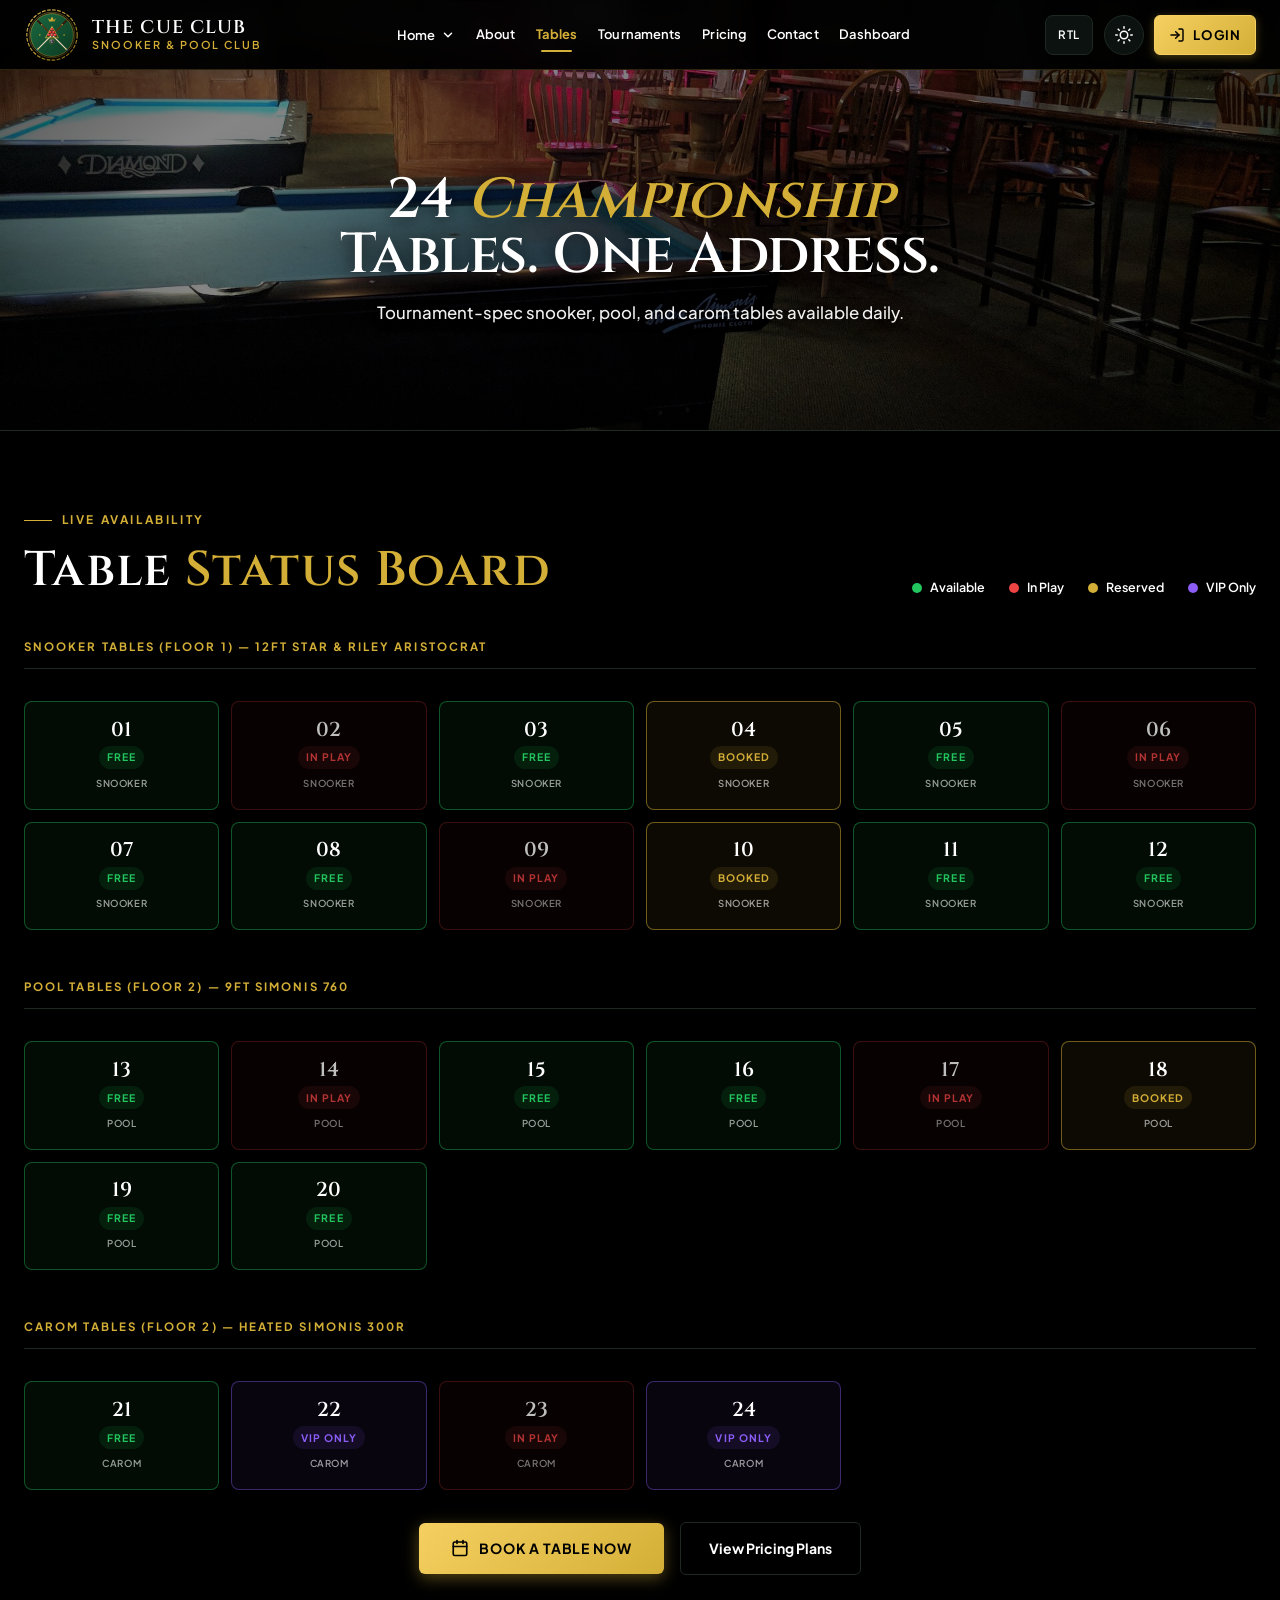
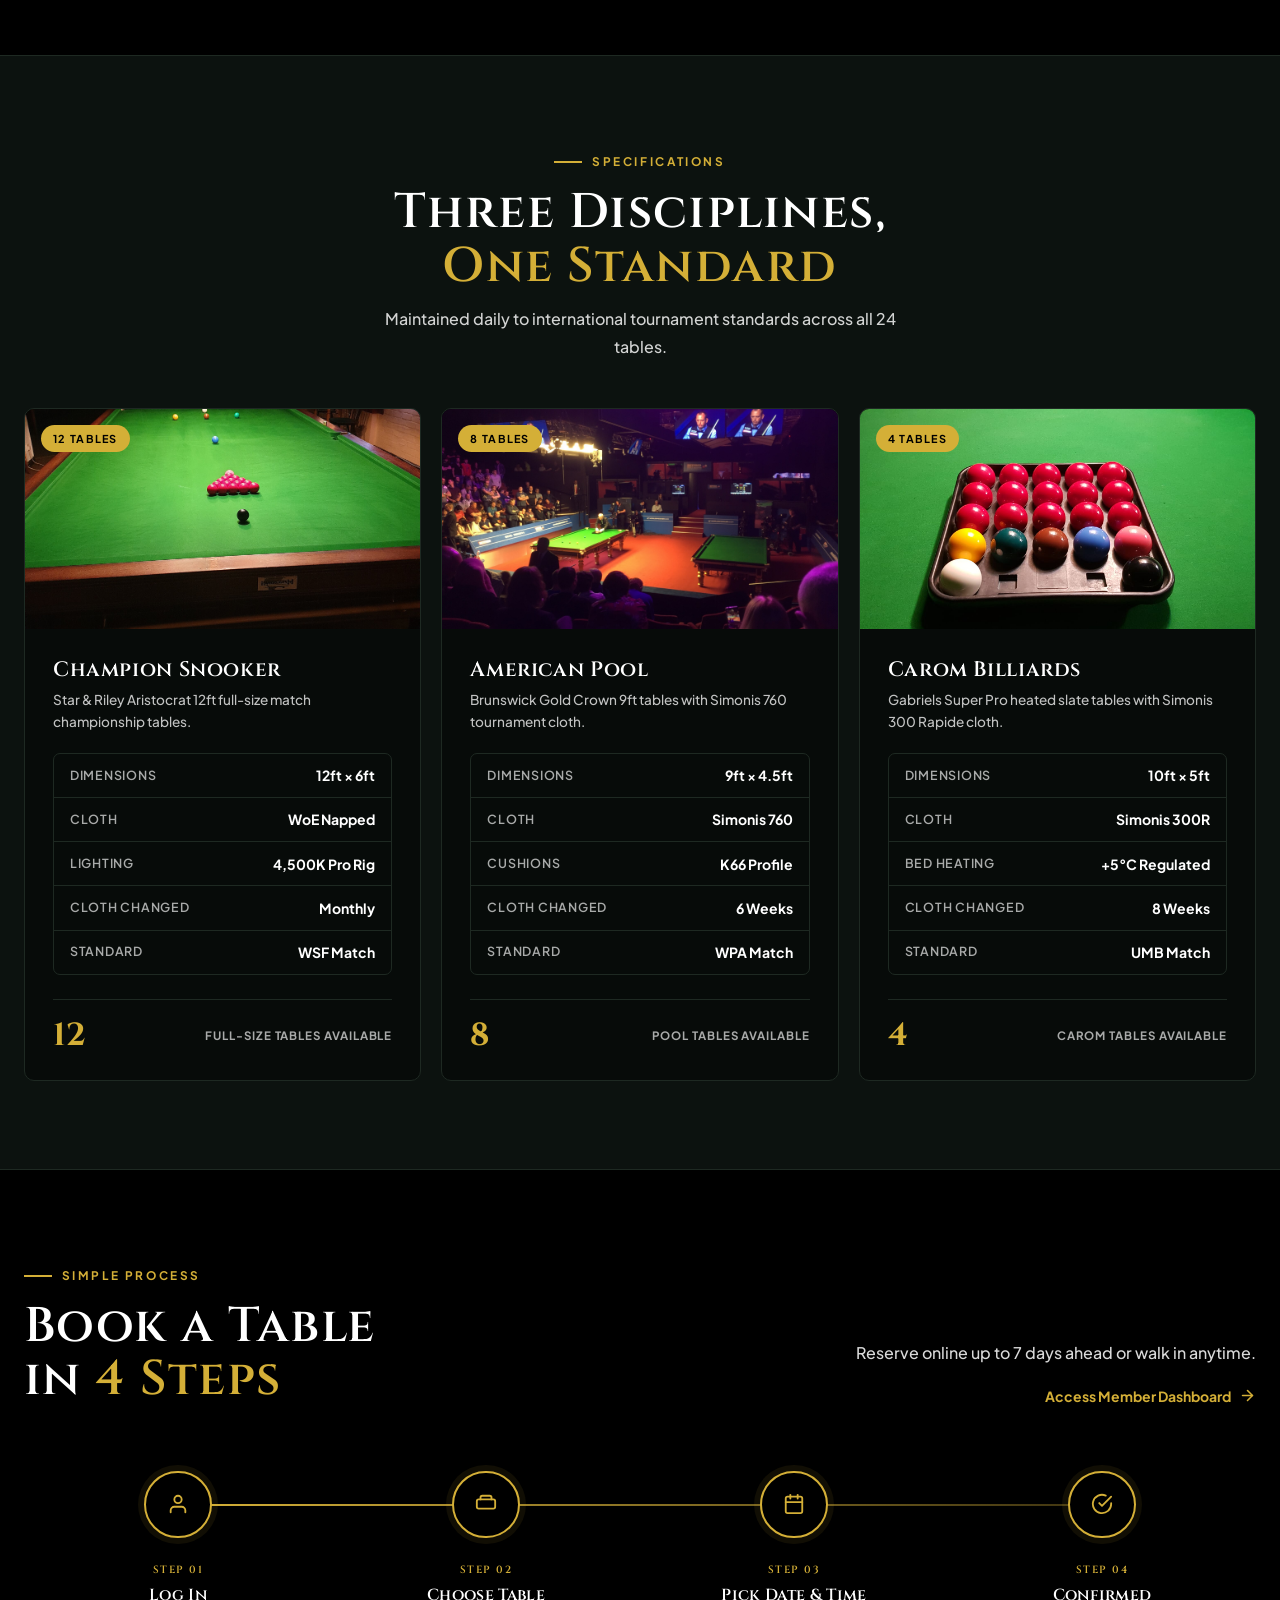
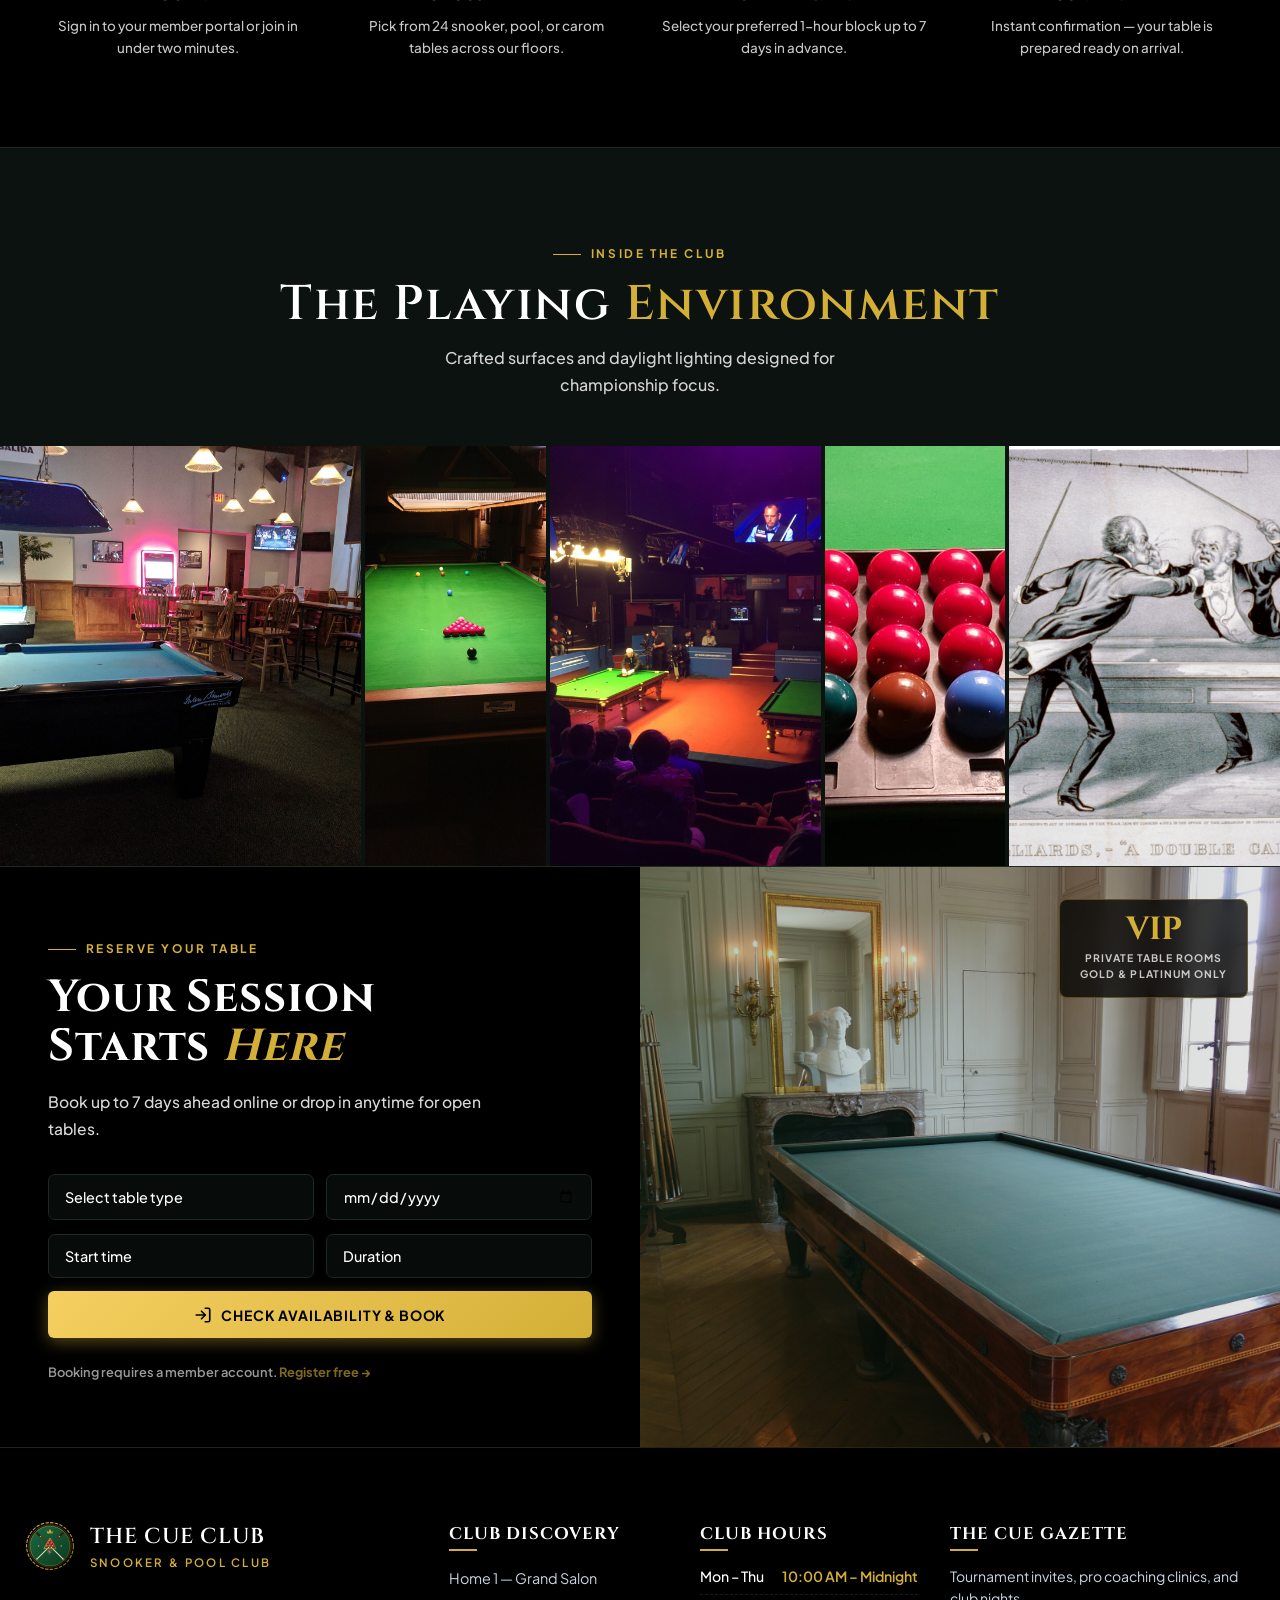
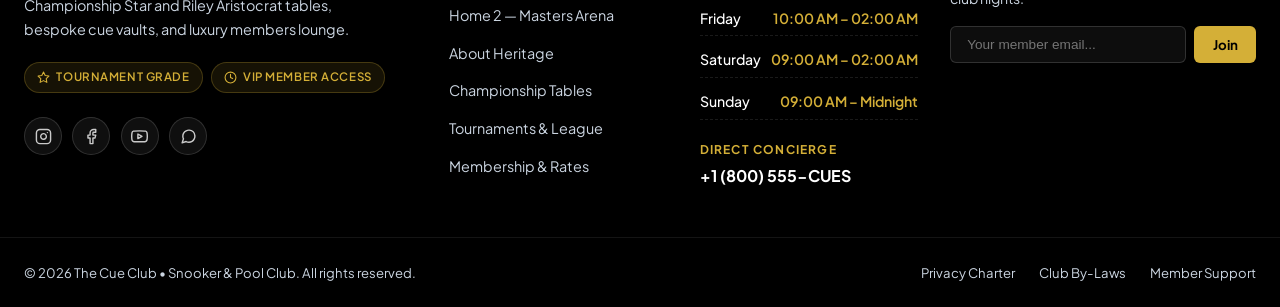
<file: tables.html>
<!DOCTYPE html>
<html lang="en" dir="ltr" class="dark">

<head>
  <meta charset="UTF-8">
  <meta name="viewport" content="width=device-width, initial-scale=1.0">
  <title>Championship Tables | The Cue Club — Snooker, Pool &amp; Carom</title>
  <meta name="description"
    content="Browse all 24 championship tables at The Cue Club — 12 full-size snooker, 8 pool, and 4 carom tables. Check live availability and book your session instantly.">
  <link rel="icon" type="image/svg+xml" href="assets/images/icons/favicon.svg">
  <link rel="preconnect" href="https://fonts.googleapis.com">
  <link rel="preconnect" href="https://fonts.gstatic.com" crossorigin>
  <link
    href="https://fonts.googleapis.com/css2?family=Cinzel:wght@500;600;700;800;900&family=Plus+Jakarta+Sans:wght@300;400;500;600;700;800&display=swap"
    rel="stylesheet">
  <link rel="stylesheet" href="assets/css/style.css">
  <link rel="stylesheet" href="assets/css/tables.css">
  <link rel="stylesheet" href="assets/css/responsive.css">
</head>

<body>

  <!-- PAGE LOADER -->
  <div id="cue-loader" role="status" aria-live="polite" aria-label="Loading">
    <div class="loader-emblem">
      <img src="assets/images/icons/logo.svg" alt="The Cue Club" width="90" height="90">
      <div class="loader-ring"></div>
    </div>
    <span class="loader-text">The Cue Club</span>
    <span class="loader-subtext">Championship Tables</span>
  </div>

  <!-- HEADER -->
  <header class="cue-header" role="banner">
    <div class="cue-container header-inner">
      <a href="index.html" class="brand-link" aria-label="The Cue Club Home">
        <img src="assets/images/icons/logo.svg" alt="The Cue Club" class="brand-logo-img" width="44" height="44">
        <div class="brand-text-group">
          <span class="brand-name">The Cue Club</span>
          <span class="brand-subtext">Snooker &amp; Pool Club</span>
        </div>
      </a>
      <nav class="desktop-nav" role="navigation" aria-label="Main Navigation">
        <div class="nav-item has-dropdown">
          <button type="button" class="nav-link dropdown-toggle" aria-expanded="false" aria-haspopup="true">
            <span>Home</span>
            <svg class="dropdown-chevron" viewBox="0 0 24 24" fill="none" stroke-width="2.5" stroke-linecap="round"
              stroke-linejoin="round" aria-hidden="true">
              <polyline points="6 9 12 15 18 9"></polyline>
            </svg>
          </button>
          <div class="dropdown-menu" role="menu">
            <a href="index.html" class="dropdown-link" role="menuitem"><span>Home 1 — Grand Salon</span><span
                class="dropdown-badge">Classic</span></a>
            <a href="home-2.html" class="dropdown-link" role="menuitem"><span>Home 2 — Masters Arena</span><span
                class="dropdown-badge">Modern</span></a>
          </div>
        </div>
        <div class="nav-item"><a href="about.html" class="nav-link">About</a></div>
        <div class="nav-item"><a href="tables.html" class="nav-link active">Tables</a></div>
        <div class="nav-item"><a href="tournaments.html" class="nav-link">Tournaments</a></div>
        <div class="nav-item"><a href="pricing.html" class="nav-link">Pricing</a></div>
        <div class="nav-item"><a href="contact.html" class="nav-link">Contact</a></div>
        <div class="nav-item"><a href="dashboard.html" class="nav-link">Dashboard</a></div>
      </nav>
      <div class="header-actions">
        <button type="button" class="ctrl-btn rtl-toggle-btn" aria-label="Toggle RTL/LTR"
          title="Toggle Direction">RTL</button>
        <button type="button" class="ctrl-btn theme-toggle-btn" aria-label="Toggle dark mode">
          <svg class="sun-icon" viewBox="0 0 24 24" fill="none" stroke-width="2" stroke-linecap="round"
            stroke-linejoin="round" aria-hidden="true">
            <circle cx="12" cy="12" r="5"></circle>
            <line x1="12" y1="1" x2="12" y2="3"></line>
            <line x1="12" y1="21" x2="12" y2="23"></line>
            <line x1="4.22" y1="4.22" x2="5.64" y2="5.64"></line>
            <line x1="18.36" y1="18.36" x2="19.78" y2="19.78"></line>
            <line x1="1" y1="12" x2="3" y2="12"></line>
            <line x1="21" y1="12" x2="23" y2="12"></line>
            <line x1="4.22" y1="19.78" x2="5.64" y2="18.36"></line>
            <line x1="18.36" y1="5.64" x2="19.78" y2="4.22"></line>
          </svg>
          <svg class="moon-icon" viewBox="0 0 24 24" fill="none" stroke-width="2" stroke-linecap="round"
            stroke-linejoin="round" aria-hidden="true">
            <path d="M21 12.79A9 9 0 1 1 11.21 3 7 7 0 0 0 21 12.79z"></path>
          </svg>
        </button>
        <a href="login.html" class="btn-login" aria-label="Member Login">
          <svg viewBox="0 0 24 24" fill="none" stroke-width="2.2" stroke-linecap="round" stroke-linejoin="round"
            aria-hidden="true">
            <path d="M15 3h4a2 2 0 0 1 2 2v14a2 2 0 0 1-2 2h-4"></path>
            <polyline points="10 17 15 12 10 7"></polyline>
            <line x1="15" y1="12" x2="3" y2="12"></line>
          </svg>
          <span>Login</span>
        </a>
        <button type="button" class="mobile-toggle-btn" aria-label="Open mobile menu" aria-expanded="false">
          <svg viewBox="0 0 24 24" fill="none" stroke-width="2.2" stroke-linecap="round" stroke-linejoin="round"
            aria-hidden="true">
            <line x1="3" y1="12" x2="21" y2="12"></line>
            <line x1="3" y1="6" x2="21" y2="6"></line>
            <line x1="3" y1="18" x2="21" y2="18"></line>
          </svg>
        </button>
      </div>
    </div>
  </header>

  <!-- MOBILE DRAWER -->
  <div class="mobile-menu-backdrop" aria-hidden="true"></div>
  <aside class="mobile-menu-drawer" role="dialog" aria-modal="true" aria-label="Mobile Navigation">
    <div class="drawer-header">
      <a href="index.html" class="brand-link">
        <img src="assets/images/icons/logo.svg" alt="The Cue Club" class="brand-logo-img" width="38" height="38">
        <div class="brand-text-group">
          <span class="brand-name">The Cue Club</span>
          <span class="brand-subtext">Snooker &amp; Pool Club</span>
        </div>
      </a>
      <button type="button" class="drawer-close-btn" aria-label="Close menu">
        <svg viewBox="0 0 24 24" fill="none" stroke-width="2.5" stroke-linecap="round" stroke-linejoin="round"
          aria-hidden="true">
          <line x1="18" y1="6" x2="6" y2="18"></line>
          <line x1="6" y1="6" x2="18" y2="18"></line>
        </svg>
      </button>
    </div>
    <div class="drawer-controls-bar">
      <div class="drawer-control-item">
        <span>Dark Mode</span>
        <button type="button" class="ctrl-btn theme-toggle-btn" aria-label="Toggle dark mode">
          <svg class="sun-icon" viewBox="0 0 24 24" fill="none" stroke="currentColor" stroke-width="2" stroke-linecap="round"
            stroke-linejoin="round" aria-hidden="true">
            <circle cx="12" cy="12" r="5"></circle>
            <line x1="12" y1="1" x2="12" y2="3"></line>
            <line x1="12" y1="21" x2="12" y2="23"></line>
            <line x1="4.22" y1="4.22" x2="5.64" y2="5.64"></line>
            <line x1="18.36" y1="18.36" x2="19.78" y2="19.78"></line>
            <line x1="1" y1="12" x2="3" y2="12"></line>
            <line x1="21" y1="12" x2="23" y2="12"></line>
            <line x1="4.22" y1="19.78" x2="5.64" y2="18.36"></line>
            <line x1="18.36" y1="5.64" x2="19.78" y2="4.22"></line>
          </svg>
          <svg class="moon-icon" viewBox="0 0 24 24" fill="none" stroke="currentColor" stroke-width="2" stroke-linecap="round"
            stroke-linejoin="round" aria-hidden="true">
            <path d="M21 12.79A9 9 0 1 1 11.21 3 7 7 0 0 0 21 12.79z"></path>
          </svg>
        </button>
      </div>
      <div class="drawer-control-item">
        <span>RTL / LTR</span>
        <button type="button" class="ctrl-btn rtl-toggle-btn" aria-label="Toggle RTL">RTL</button>
      </div>
    </div>
    <nav class="drawer-nav" role="navigation">
      <div class="mobile-accordion-item">
        <button type="button" class="mobile-nav-link mobile-accordion-toggle" aria-expanded="false">
          <span>Home</span>
          <svg class="mobile-accordion-icon" viewBox="0 0 24 24" fill="none" stroke-width="2.5" stroke-linecap="round"
            stroke-linejoin="round" aria-hidden="true">
            <polyline points="6 9 12 15 18 9"></polyline>
          </svg>
        </button>
        <div class="mobile-submenu">
          <a href="index.html" class="mobile-sub-link"><span>Home 1 — Grand Salon</span><span
              class="dropdown-badge">Classic</span></a>
          <a href="home-2.html" class="mobile-sub-link"><span>Home 2 — Masters Arena</span><span
              class="dropdown-badge">Modern</span></a>
        </div>
      </div>
      <a href="about.html" class="mobile-nav-link">About</a>
      <a href="tables.html" class="mobile-nav-link active">Tables</a>
      <a href="tournaments.html" class="mobile-nav-link">Tournaments</a>
      <a href="pricing.html" class="mobile-nav-link">Pricing</a>
      <a href="contact.html" class="mobile-nav-link">Contact</a>
      <a href="dashboard.html" class="mobile-nav-link">Dashboard</a>
    </nav>
    <div class="drawer-footer">
      <a href="login.html" class="btn-login" aria-label="Member Login">
        <svg viewBox="0 0 24 24" fill="none" stroke-width="2.2" stroke-linecap="round" stroke-linejoin="round"
          aria-hidden="true">
          <path d="M15 3h4a2 2 0 0 1 2 2v14a2 2 0 0 1-2 2h-4"></path>
          <polyline points="10 17 15 12 10 7"></polyline>
          <line x1="15" y1="12" x2="3" y2="12"></line>
        </svg>
        <span>Member Login</span>
      </a>
    </div>
  </aside>

  <main id="main-content">

    <!-- PAGE BANNER -->
    <div class="tb-banner" role="banner" aria-label="Tables Page Header">
      <div class="tb-banner-bg" aria-hidden="true">
        <img src="assets/images/sections/tables-hero-aerial.jpg" alt="" role="presentation" width="1800" height="800"
          loading="eager">
        <div class="tb-banner-overlay"></div>
      </div>
      <div class="cue-container">
        <div class="tb-banner-content">
          <h1 class="tb-banner-title">24 <em>Championship</em><br>Tables. One Address.</h1>
          <p class="tb-banner-desc">Tournament-spec snooker, pool, and carom tables available daily.</p>
        </div>
      </div>
    </div>

    <!-- ========================================================================
         SECTION 1 — LIVE TABLE STATUS GRID
         24 tables displayed as an interactive visual grid with status badges
         ======================================================================== -->
    <section class="tb-status" aria-label="Live Table Availability">
      <div class="cue-container">

        <div class="tb-status-header">
          <div class="tb-status-header-left">
            <div class="tb-eyebrow">
              <span class="tb-rule" aria-hidden="true"></span>
              Live Availability
            </div>
            <h2 class="tb-title">Table <span class="tb-gold">Status Board</span></h2>
          </div>
          <div class="tb-legend" role="list" aria-label="Table status legend">
            <div class="tb-legend-item" role="listitem">
              <div class="tb-legend-dot tb-dot-available" aria-hidden="true"></div>Available
            </div>
            <div class="tb-legend-item" role="listitem">
              <div class="tb-legend-dot tb-dot-occupied" aria-hidden="true"></div>In Play
            </div>
            <div class="tb-legend-item" role="listitem">
              <div class="tb-legend-dot tb-dot-reserved" aria-hidden="true"></div>Reserved
            </div>
            <div class="tb-legend-item" role="listitem">
              <div class="tb-legend-dot tb-dot-vip" aria-hidden="true"></div>VIP Only
            </div>
          </div>
        </div>

        <!-- Snooker Tables (1–12) -->
        <div class="tb-grid-wrap">
          <div class="tb-grid-section-label">Snooker Tables (Floor 1) — 12ft Star &amp; Riley Aristocrat</div>
          <div class="tb-grid" role="list">
            <div class="tb-table-cell tb-status-available" role="listitem" tabindex="0"
              aria-label="Table 1, Snooker, Available">
              <span class="tb-table-cell-num">01</span>
              <span class="tb-table-cell-status">Free</span>
              <span class="tb-table-cell-type">Snooker</span>
            </div>
            <div class="tb-table-cell tb-status-occupied" role="listitem" tabindex="0"
              aria-label="Table 2, Snooker, In Play">
              <span class="tb-table-cell-num">02</span>
              <span class="tb-table-cell-status">In Play</span>
              <span class="tb-table-cell-type">Snooker</span>
            </div>
            <div class="tb-table-cell tb-status-available" role="listitem" tabindex="0"
              aria-label="Table 3, Snooker, Available">
              <span class="tb-table-cell-num">03</span>
              <span class="tb-table-cell-status">Free</span>
              <span class="tb-table-cell-type">Snooker</span>
            </div>
            <div class="tb-table-cell tb-status-reserved" role="listitem" tabindex="0"
              aria-label="Table 4, Snooker, Reserved">
              <span class="tb-table-cell-num">04</span>
              <span class="tb-table-cell-status">Booked</span>
              <span class="tb-table-cell-type">Snooker</span>
            </div>
            <div class="tb-table-cell tb-status-available" role="listitem" tabindex="0"
              aria-label="Table 5, Snooker, Available">
              <span class="tb-table-cell-num">05</span>
              <span class="tb-table-cell-status">Free</span>
              <span class="tb-table-cell-type">Snooker</span>
            </div>
            <div class="tb-table-cell tb-status-occupied" role="listitem" tabindex="0"
              aria-label="Table 6, Snooker, In Play">
              <span class="tb-table-cell-num">06</span>
              <span class="tb-table-cell-status">In Play</span>
              <span class="tb-table-cell-type">Snooker</span>
            </div>
            <div class="tb-table-cell tb-status-available" role="listitem" tabindex="0"
              aria-label="Table 7, Snooker, Available">
              <span class="tb-table-cell-num">07</span>
              <span class="tb-table-cell-status">Free</span>
              <span class="tb-table-cell-type">Snooker</span>
            </div>
            <div class="tb-table-cell tb-status-available" role="listitem" tabindex="0"
              aria-label="Table 8, Snooker, Available">
              <span class="tb-table-cell-num">08</span>
              <span class="tb-table-cell-status">Free</span>
              <span class="tb-table-cell-type">Snooker</span>
            </div>
            <div class="tb-table-cell tb-status-occupied" role="listitem" tabindex="0"
              aria-label="Table 9, Snooker, In Play">
              <span class="tb-table-cell-num">09</span>
              <span class="tb-table-cell-status">In Play</span>
              <span class="tb-table-cell-type">Snooker</span>
            </div>
            <div class="tb-table-cell tb-status-reserved" role="listitem" tabindex="0"
              aria-label="Table 10, Snooker, Reserved">
              <span class="tb-table-cell-num">10</span>
              <span class="tb-table-cell-status">Booked</span>
              <span class="tb-table-cell-type">Snooker</span>
            </div>
            <div class="tb-table-cell tb-status-available" role="listitem" tabindex="0"
              aria-label="Table 11, Snooker, Available">
              <span class="tb-table-cell-num">11</span>
              <span class="tb-table-cell-status">Free</span>
              <span class="tb-table-cell-type">Snooker</span>
            </div>
            <div class="tb-table-cell tb-status-available" role="listitem" tabindex="0"
              aria-label="Table 12, Snooker, Available">
              <span class="tb-table-cell-num">12</span>
              <span class="tb-table-cell-status">Free</span>
              <span class="tb-table-cell-type">Snooker</span>
            </div>
          </div>

          <!-- Pool Tables (13–20) -->
          <div class="tb-grid-section-label" style="margin-top:1.5rem">Pool Tables (Floor 2) — 9ft Simonis 760</div>
          <div class="tb-grid" role="list">
            <div class="tb-table-cell tb-status-available" role="listitem" tabindex="0"
              aria-label="Table 13, Pool, Available">
              <span class="tb-table-cell-num">13</span>
              <span class="tb-table-cell-status">Free</span>
              <span class="tb-table-cell-type">Pool</span>
            </div>
            <div class="tb-table-cell tb-status-occupied" role="listitem" tabindex="0"
              aria-label="Table 14, Pool, In Play">
              <span class="tb-table-cell-num">14</span>
              <span class="tb-table-cell-status">In Play</span>
              <span class="tb-table-cell-type">Pool</span>
            </div>
            <div class="tb-table-cell tb-status-available" role="listitem" tabindex="0"
              aria-label="Table 15, Pool, Available">
              <span class="tb-table-cell-num">15</span>
              <span class="tb-table-cell-status">Free</span>
              <span class="tb-table-cell-type">Pool</span>
            </div>
            <div class="tb-table-cell tb-status-available" role="listitem" tabindex="0"
              aria-label="Table 16, Pool, Available">
              <span class="tb-table-cell-num">16</span>
              <span class="tb-table-cell-status">Free</span>
              <span class="tb-table-cell-type">Pool</span>
            </div>
            <div class="tb-table-cell tb-status-occupied" role="listitem" tabindex="0"
              aria-label="Table 17, Pool, In Play">
              <span class="tb-table-cell-num">17</span>
              <span class="tb-table-cell-status">In Play</span>
              <span class="tb-table-cell-type">Pool</span>
            </div>
            <div class="tb-table-cell tb-status-reserved" role="listitem" tabindex="0"
              aria-label="Table 18, Pool, Reserved">
              <span class="tb-table-cell-num">18</span>
              <span class="tb-table-cell-status">Booked</span>
              <span class="tb-table-cell-type">Pool</span>
            </div>
            <div class="tb-table-cell tb-status-available" role="listitem" tabindex="0"
              aria-label="Table 19, Pool, Available">
              <span class="tb-table-cell-num">19</span>
              <span class="tb-table-cell-status">Free</span>
              <span class="tb-table-cell-type">Pool</span>
            </div>
            <div class="tb-table-cell tb-status-available" role="listitem" tabindex="0"
              aria-label="Table 20, Pool, Available">
              <span class="tb-table-cell-num">20</span>
              <span class="tb-table-cell-status">Free</span>
              <span class="tb-table-cell-type">Pool</span>
            </div>
          </div>

          <!-- Carom Tables (21–24) -->
          <div class="tb-grid-section-label" style="margin-top:1.5rem">Carom Tables (Floor 2) — Heated Simonis 300R
          </div>
          <div class="tb-grid" role="list">
            <div class="tb-table-cell tb-status-available" role="listitem" tabindex="0"
              aria-label="Table 21, Carom, Available">
              <span class="tb-table-cell-num">21</span>
              <span class="tb-table-cell-status">Free</span>
              <span class="tb-table-cell-type">Carom</span>
            </div>
            <div class="tb-table-cell tb-status-vip" role="listitem" tabindex="0"
              aria-label="Table 22, Carom, VIP Only">
              <span class="tb-table-cell-num">22</span>
              <span class="tb-table-cell-status">VIP Only</span>
              <span class="tb-table-cell-type">Carom</span>
            </div>
            <div class="tb-table-cell tb-status-occupied" role="listitem" tabindex="0"
              aria-label="Table 23, Carom, In Play">
              <span class="tb-table-cell-num">23</span>
              <span class="tb-table-cell-status">In Play</span>
              <span class="tb-table-cell-type">Carom</span>
            </div>
            <div class="tb-table-cell tb-status-vip" role="listitem" tabindex="0"
              aria-label="Table 24, Carom, VIP Only">
              <span class="tb-table-cell-num">24</span>
              <span class="tb-table-cell-status">VIP Only</span>
              <span class="tb-table-cell-type">Carom</span>
            </div>
          </div>
        </div>

        <div class="tb-status-cta">
          <a href="login.html" class="tb-btn-gold" aria-label="Login to book a table">
            <svg viewBox="0 0 24 24" fill="none" stroke-width="2.2" stroke-linecap="round" stroke-linejoin="round"
              aria-hidden="true">
              <rect x="3" y="4" width="18" height="18" rx="2" ry="2"></rect>
              <line x1="16" y1="2" x2="16" y2="6"></line>
              <line x1="8" y1="2" x2="8" y2="6"></line>
              <line x1="3" y1="10" x2="21" y2="10"></line>
            </svg>
            <span>Book a Table Now</span>
          </a>
          <a href="pricing.html" class="tb-btn-ghost" aria-label="View pricing plans">View Pricing Plans</a>
        </div>

      </div>
    </section>

    <!-- ========================================================================
         SECTION 2 — TABLE SPECIFICATIONS (3 Even Cards with Top Image)
         Even height, even text, image-heavy top — unique spec comparison layout
         ======================================================================== -->
    <section class="tb-specs" aria-label="Table Specifications">
      <div class="cue-container">
        <div class="tb-specs-header">
          <div class="tb-eyebrow" style="justify-content:center;">
            <span class="tb-rule" aria-hidden="true"></span>
            Specifications
          </div>
          <h2 class="tb-title">Three Disciplines,<br><span class="tb-gold">One Standard</span></h2>
          <p>Maintained daily to international tournament standards across all 24 tables.</p>
        </div>

        <div class="tb-spec-cards">

          <!-- Snooker Card -->
          <article class="tb-spec-card">
            <div class="tb-spec-img">
              <img src="assets/images/sections/tables-baize-closeup.jpg"
                alt="Close-up of championship snooker table baize surface with racked balls under overhead lighting"
                width="600" height="400" loading="lazy">
              <div class="tb-spec-img-badge">12 Tables</div>
            </div>
            <div class="tb-spec-body">
              <h3 class="tb-spec-name">Champion Snooker</h3>
              <p class="tb-spec-tagline">Star &amp; Riley Aristocrat 12ft full-size match championship tables.</p>
              <div class="tb-spec-rows">
                <div class="tb-spec-row">
                  <span class="tb-spec-row-label">Dimensions</span>
                  <span class="tb-spec-row-value">12ft × 6ft</span>
                </div>
                <div class="tb-spec-row">
                  <span class="tb-spec-row-label">Cloth</span>
                  <span class="tb-spec-row-value">WoE Napped</span>
                </div>
                <div class="tb-spec-row">
                  <span class="tb-spec-row-label">Lighting</span>
                  <span class="tb-spec-row-value">4,500K Pro Rig</span>
                </div>
                <div class="tb-spec-row">
                  <span class="tb-spec-row-label">Cloth Changed</span>
                  <span class="tb-spec-row-value">Monthly</span>
                </div>
                <div class="tb-spec-row">
                  <span class="tb-spec-row-label">Standard</span>
                  <span class="tb-spec-row-value">WSF Match</span>
                </div>
              </div>
              <div class="tb-spec-count">
                <span class="tb-spec-count-num">12</span>
                <span class="tb-spec-count-label">Full-Size Tables Available</span>
              </div>
            </div>
          </article>

          <!-- Pool Card -->
          <article class="tb-spec-card">
            <div class="tb-spec-img">
              <img src="assets/images/sections/tables-room-wide.jpg"
                alt="Wide view of pool table room with overhead lighting and players in background" width="600"
                height="400" loading="lazy">
              <div class="tb-spec-img-badge">8 Tables</div>
            </div>
            <div class="tb-spec-body">
              <h3 class="tb-spec-name">American Pool</h3>
              <p class="tb-spec-tagline">Brunswick Gold Crown 9ft tables with Simonis 760 tournament cloth.</p>
              <div class="tb-spec-rows">
                <div class="tb-spec-row">
                  <span class="tb-spec-row-label">Dimensions</span>
                  <span class="tb-spec-row-value">9ft × 4.5ft</span>
                </div>
                <div class="tb-spec-row">
                  <span class="tb-spec-row-label">Cloth</span>
                  <span class="tb-spec-row-value">Simonis 760</span>
                </div>
                <div class="tb-spec-row">
                  <span class="tb-spec-row-label">Cushions</span>
                  <span class="tb-spec-row-value">K66 Profile</span>
                </div>
                <div class="tb-spec-row">
                  <span class="tb-spec-row-label">Cloth Changed</span>
                  <span class="tb-spec-row-value">6 Weeks</span>
                </div>
                <div class="tb-spec-row">
                  <span class="tb-spec-row-label">Standard</span>
                  <span class="tb-spec-row-value">WPA Match</span>
                </div>
              </div>
              <div class="tb-spec-count">
                <span class="tb-spec-count-num">8</span>
                <span class="tb-spec-count-label">Pool Tables Available</span>
              </div>
            </div>
          </article>

          <!-- Carom Card -->
          <article class="tb-spec-card">
            <div class="tb-spec-img">
              <img src="assets/images/sections/tables-cue-rack.jpg"
                alt="Premium cue rack display beside a carom billiard table in the club's specialist carom room"
                width="600" height="400" loading="lazy">
              <div class="tb-spec-img-badge">4 Tables</div>
            </div>
            <div class="tb-spec-body">
              <h3 class="tb-spec-name">Carom Billiards</h3>
              <p class="tb-spec-tagline">Gabriels Super Pro heated slate tables with Simonis 300 Rapide cloth.</p>
              <div class="tb-spec-rows">
                <div class="tb-spec-row">
                  <span class="tb-spec-row-label">Dimensions</span>
                  <span class="tb-spec-row-value">10ft × 5ft</span>
                </div>
                <div class="tb-spec-row">
                  <span class="tb-spec-row-label">Cloth</span>
                  <span class="tb-spec-row-value">Simonis 300R</span>
                </div>
                <div class="tb-spec-row">
                  <span class="tb-spec-row-label">Bed Heating</span>
                  <span class="tb-spec-row-value">+5°C Regulated</span>
                </div>
                <div class="tb-spec-row">
                  <span class="tb-spec-row-label">Cloth Changed</span>
                  <span class="tb-spec-row-value">8 Weeks</span>
                </div>
                <div class="tb-spec-row">
                  <span class="tb-spec-row-label">Standard</span>
                  <span class="tb-spec-row-value">UMB Match</span>
                </div>
              </div>
              <div class="tb-spec-count">
                <span class="tb-spec-count-num">4</span>
                <span class="tb-spec-count-label">Carom Tables Available</span>
              </div>
            </div>
          </article>

        </div>
      </div>
    </section>

    <!-- ========================================================================
         SECTION 3 — BOOKING PROCESS (4-Step Horizontal Flow)
         Connected bubble steps — unique horizontal process layout
         ======================================================================== -->
    <section class="tb-booking" aria-label="How to Book a Table">
      <div class="cue-container">
        <div class="tb-booking-header">
          <div>
            <div class="tb-eyebrow">
              <span class="tb-rule" aria-hidden="true"></span>
              Simple Process
            </div>
            <h2 class="tb-title">Book a Table<br>in <span class="tb-gold">4 Steps</span></h2>
          </div>
          <div class="tb-booking-header-right">
            <p>Reserve online up to 7 days ahead or walk in anytime.</p>
            <a href="login.html"
              style="display:inline-flex;align-items:center;gap:.5rem;font-size:.875rem;font-weight:700;color:var(--color-gold);margin-top:.25rem;"
              aria-label="Go to member login">
              <span>Access Member Dashboard</span>
              <svg viewBox="0 0 24 24" fill="none" stroke-width="2.2" stroke-linecap="round" stroke-linejoin="round"
                aria-hidden="true" style="width:17px;height:17px;stroke:currentColor">
                <line x1="5" y1="12" x2="19" y2="12"></line>
                <polyline points="12 5 19 12 12 19"></polyline>
              </svg>
            </a>
          </div>
        </div>

        <div class="tb-steps" role="list">

          <div class="tb-step" role="listitem">
            <div class="tb-step-bubble" aria-hidden="true">
              <svg viewBox="0 0 24 24" fill="none" stroke-width="2" stroke-linecap="round" stroke-linejoin="round">
                <path d="M20 21v-2a4 4 0 0 0-4-4H8a4 4 0 0 0-4 4v2"></path>
                <circle cx="12" cy="7" r="4"></circle>
              </svg>
            </div>
            <span class="tb-step-num">Step 01</span>
            <h3 class="tb-step-title">Log In</h3>
            <p class="tb-step-desc">Sign in to your member portal or join in under two minutes.</p>
          </div>

          <div class="tb-step" role="listitem">
            <div class="tb-step-bubble" aria-hidden="true">
              <svg viewBox="0 0 24 24" fill="none" stroke-width="2" stroke-linecap="round" stroke-linejoin="round">
                <rect x="2" y="7" width="20" height="10" rx="2"></rect>
                <path d="M6 7V5a2 2 0 0 1 2-2h8a2 2 0 0 1 2 2v2"></path>
              </svg>
            </div>
            <span class="tb-step-num">Step 02</span>
            <h3 class="tb-step-title">Choose Table</h3>
            <p class="tb-step-desc">Pick from 24 snooker, pool, or carom tables across our floors.</p>
          </div>

          <div class="tb-step" role="listitem">
            <div class="tb-step-bubble" aria-hidden="true">
              <svg viewBox="0 0 24 24" fill="none" stroke-width="2" stroke-linecap="round" stroke-linejoin="round">
                <rect x="3" y="4" width="18" height="18" rx="2" ry="2"></rect>
                <line x1="16" y1="2" x2="16" y2="6"></line>
                <line x1="8" y1="2" x2="8" y2="6"></line>
                <line x1="3" y1="10" x2="21" y2="10"></line>
              </svg>
            </div>
            <span class="tb-step-num">Step 03</span>
            <h3 class="tb-step-title">Pick Date &amp; Time</h3>
            <p class="tb-step-desc">Select your preferred 1-hour block up to 7 days in advance.</p>
          </div>

          <div class="tb-step" role="listitem">
            <div class="tb-step-bubble" aria-hidden="true">
              <svg viewBox="0 0 24 24" fill="none" stroke-width="2" stroke-linecap="round" stroke-linejoin="round">
                <path d="M22 11.08V12a10 10 0 1 1-5.93-9.14"></path>
                <polyline points="22 4 12 14.01 9 11.01"></polyline>
              </svg>
            </div>
            <span class="tb-step-num">Step 04</span>
            <h3 class="tb-step-title">Confirmed</h3>
            <p class="tb-step-desc">Instant confirmation — your table is prepared ready on arrival.</p>
          </div>

        </div>
      </div>
    </section>

    <!-- ========================================================================
         SECTION 4 — PANORAMIC GALLERY FILMSTRIP
         Staggered-height horizontal filmstrip — unique visual editorial strip
         ======================================================================== -->
    <section class="tb-gallery" aria-label="Table Gallery">
      <div class="cue-container">
        <div class="tb-gallery-header">
          <div class="tb-eyebrow" style="justify-content:center;">
            <span class="tb-rule" aria-hidden="true"></span>
            Inside The Club
          </div>
          <h2 class="tb-title">The Playing <span class="tb-gold">Environment</span></h2>
          <p>Crafted surfaces and daylight lighting designed for championship focus.</p>
        </div>
      </div>

      <!-- Full-bleed filmstrip — no container wrapper intentional -->
      <div class="tb-filmstrip" role="list" aria-label="Club photo gallery">
        <div class="tb-film-cell" role="listitem">
          <img src="assets/images/sections/tables-hero-aerial.jpg"
            alt="Aerial view of The Cue Club's championship snooker tables under professional overhead spotlighting"
            width="800" height="600" loading="lazy">
          <div class="tb-film-label"><span>Grand Salon Floor</span></div>
        </div>
        <div class="tb-film-cell" role="listitem">
          <img src="assets/images/sections/tables-baize-closeup.jpg"
            alt="Close-up detail of West of England napped baize championship cloth on a snooker table" width="600"
            height="600" loading="lazy">
          <div class="tb-film-label"><span>Championship Baize</span></div>
        </div>
        <div class="tb-film-cell" role="listitem">
          <img src="assets/images/sections/tables-room-wide.jpg"
            alt="Wide-angle view of pool room showing multiple tables and atmospheric club lighting" width="700"
            height="600" loading="lazy">
          <div class="tb-film-label"><span>Pool &amp; Carom Wing</span></div>
        </div>
        <div class="tb-film-cell" role="listitem">
          <img src="assets/images/sections/tables-cue-rack.jpg"
            alt="Professional cue rack display with premium house cues in the club playing area" width="600"
            height="600" loading="lazy">
          <div class="tb-film-label"><span>Equipment Bay</span></div>
        </div>
        <div class="tb-film-cell" role="listitem">
          <img src="assets/images/sections/tables-player-action.jpg"
            alt="Player in action executing a long pot on a championship table under professional lighting" width="700"
            height="600" loading="lazy">
          <div class="tb-film-label"><span>In Session</span></div>
        </div>
      </div>
    </section>

    <!-- ========================================================================
         SECTION 5 — VIP ROOM + BOOKING CTA (Mandatory Final Section)
         Inline booking form + VIP image panel — unique integrated form layout
         ======================================================================== -->
    <section class="tb-cta" aria-label="Book a Table CTA">
      <div class="tb-cta-inner">

        <!-- Left content + quick form -->
        <div class="tb-cta-content">
          <div class="tb-cta-content-inner">
            <div class="tb-eyebrow">
              <span class="tb-rule" aria-hidden="true"></span>
              Reserve Your Table
            </div>
            <h2 class="tb-cta-title">Your Session<br>Starts <em>Here</em></h2>
            <p class="tb-cta-desc">Book up to 7 days ahead online or drop in anytime for open tables.</p>

            <form class="tb-quick-form" onsubmit="event.preventDefault(); window.location.href='login.html';"
              aria-label="Quick table booking form">
              <div class="tb-quick-row">
                <select class="tb-quick-select" aria-label="Table type">
                  <option value="" disabled selected>Select table type</option>
                  <option value="snooker">Snooker (12ft)</option>
                  <option value="pool">American Pool (9ft)</option>
                  <option value="carom">Carom Billiards</option>
                </select>
                <input type="date" class="tb-quick-input" aria-label="Select booking date">
              </div>
              <div class="tb-quick-row">
                <select class="tb-quick-select" aria-label="Start time">
                  <option value="" disabled selected>Start time</option>
                  <option>10:00 AM</option>
                  <option>11:00 AM</option>
                  <option>12:00 PM</option>
                  <option>1:00 PM</option>
                  <option>2:00 PM</option>
                  <option>3:00 PM</option>
                  <option>4:00 PM</option>
                  <option>5:00 PM</option>
                  <option>6:00 PM</option>
                  <option>7:00 PM</option>
                  <option>8:00 PM</option>
                  <option>9:00 PM</option>
                </select>
                <select class="tb-quick-select" aria-label="Duration">
                  <option value="" disabled selected>Duration</option>
                  <option>1 Hour</option>
                  <option>2 Hours</option>
                  <option>3 Hours</option>
                  <option>All Evening</option>
                </select>
              </div>
              <button type="submit" class="tb-btn-gold" style="justify-content:center;">
                <svg viewBox="0 0 24 24" fill="none" stroke-width="2.2" stroke-linecap="round" stroke-linejoin="round"
                  aria-hidden="true">
                  <path d="M15 3h4a2 2 0 0 1 2 2v14a2 2 0 0 1-2 2h-4"></path>
                  <polyline points="10 17 15 12 10 7"></polyline>
                  <line x1="15" y1="12" x2="3" y2="12"></line>
                </svg>
                <span>Check Availability &amp; Book</span>
              </button>
            </form>

            <p style="font-size:.8rem;font-weight:600;color:var(--text-main);opacity:.6;">
              Booking requires a member account.
              <a href="login.html" style="color:var(--color-gold);font-weight:700;">Register free &rarr;</a>
            </p>
          </div>
        </div>

        <!-- Right: VIP Room Image -->
        <div class="tb-cta-img">
          <img src="assets/images/sections/tables-vip-room.jpg"
            alt="Exclusive VIP table room at The Cue Club with premium lighting, leather seating, and championship-grade table"
            width="800" height="700" loading="lazy">
          <div class="tb-cta-img-overlay" aria-hidden="true"></div>
          <div class="tb-cta-img-label">
            <span class="tb-cta-img-label-num">VIP</span>
            <span class="tb-cta-img-label-text">Private Table Rooms<br>Gold &amp; Platinum Only</span>
          </div>
        </div>

      </div>
    </section>

  </main>

  <!-- SCROLL TO TOP -->
  <button id="scroll-to-top" type="button" aria-label="Scroll to top">
    <svg viewBox="0 0 24 24" fill="none" stroke-width="2.5" stroke-linecap="round" stroke-linejoin="round"
      aria-hidden="true">
      <polyline points="18 15 12 9 6 15"></polyline>
    </svg>
  </button>

  <!-- SHARED FOOTER -->
  <footer class="cue-footer" role="contentinfo">
    <div class="cue-container footer-top">
      <div class="footer-grid">
        <div class="footer-brand-col">
          <div class="footer-brand-header">
            <img src="assets/images/icons/logo.svg" alt="The Cue Club" class="footer-logo-img" width="52" height="52">
            <div>
              <span class="footer-brand-name">The Cue Club</span>
              <div class="footer-brand-sub">Snooker &amp; Pool Club</div>
            </div>
          </div>
          <p class="footer-bio">Championship Star and Riley Aristocrat tables, bespoke cue vaults, and luxury members
            lounge.</p>
          <div class="footer-badges">
            <span class="footer-badge"><svg viewBox="0 0 24 24" fill="none" stroke-width="2" stroke-linecap="round"
                stroke-linejoin="round" aria-hidden="true">
                <path d="M12 2l3.09 6.26L22 9.27l-5 4.87 1.18 6.88L12 17.77l-6.18 3.25L7 14.14 2 9.27l6.91-1.01L12 2z">
                </path>
              </svg>Tournament Grade</span>
            <span class="footer-badge"><svg viewBox="0 0 24 24" fill="none" stroke-width="2" stroke-linecap="round"
                stroke-linejoin="round" aria-hidden="true">
                <circle cx="12" cy="12" r="10"></circle>
                <polyline points="12 6 12 12 16 14"></polyline>
              </svg>VIP Member Access</span>
          </div>
          <div class="footer-socials" aria-label="Social Media">
            <a href="#" class="footer-social-link" aria-label="Instagram">
              <svg viewBox="0 0 24 24" fill="none" stroke-width="2" stroke-linecap="round" stroke-linejoin="round" aria-hidden="true">
                <rect x="2" y="2" width="20" height="20" rx="5" ry="5"></rect>
                <path d="M16 11.37A4 4 0 1 1 12.63 8 4 4 0 0 1 16 11.37z"></path>
                <line x1="17.5" y1="6.5" x2="17.51" y2="6.5"></line>
              </svg>
            </a>
            <a href="#" class="footer-social-link" aria-label="Facebook">
              <svg viewBox="0 0 24 24" fill="none" stroke-width="2" stroke-linecap="round" stroke-linejoin="round" aria-hidden="true">
                <path d="M18 2h-3a5 5 0 0 0-5 5v3H7v4h3v8h4v-8h3l1-4h-4V7a1 1 0 0 1 1-1h3z"></path>
              </svg>
            </a>
            <a href="#" class="footer-social-link" aria-label="YouTube">
              <svg viewBox="0 0 24 24" fill="none" stroke-width="2" stroke-linecap="round" stroke-linejoin="round" aria-hidden="true">
                <path d="M22.54 6.42a2.78 2.78 0 0 0-1.94-2C18.88 4 12 4 12 4s-6.88 0-8.6.46a2.78 2.78 0 0 0-1.94 2A29 29 0 0 0 1 11.75a29 29 0 0 0 .46 5.33A2.78 2.78 0 0 0 3.4 19c1.72.46 8.6.46 8.6.46s6.88 0 8.6-.46a2.78 2.78 0 0 0 1.94-2 29 29 0 0 0 .46-5.25 29 29 0 0 0-.46-5.33z"></path>
                <polygon points="9.75 15.02 15.5 11.75 9.75 8.48 9.75 15.02"></polygon>
              </svg>
            </a>
            <a href="#" class="footer-social-link" aria-label="Contact Chat">
              <svg viewBox="0 0 24 24" fill="none" stroke-width="2" stroke-linecap="round" stroke-linejoin="round" aria-hidden="true">
                <path d="M21 11.5a8.38 8.38 0 0 1-.9 3.8 8.5 8.5 0 0 1-7.6 4.7 8.38 8.38 0 0 1-3.8-.9L3 21l1.9-5.7a8.38 8.38 0 0 1-.9-3.8 8.5 8.5 0 0 1 4.7-7.6 8.38 8.38 0 0 1 3.8-.9h.5a8.48 8.48 0 0 1 8 8v.5z"></path>
              </svg>
            </a>
          </div>
        </div>
        <div>
          <h4 class="footer-heading">Club Discovery</h4>
          <ul class="footer-links">
            <li><a href="index.html">Home 1 — Grand Salon</a></li>
            <li><a href="home-2.html">Home 2 — Masters Arena</a></li>
            <li><a href="about.html">About Heritage</a></li>
            <li><a href="tables.html">Championship Tables</a></li>
            <li><a href="tournaments.html">Tournaments &amp; League</a></li>
            <li><a href="pricing.html">Membership &amp; Rates</a></li>
          </ul>
        </div>
        <div>
          <h4 class="footer-heading">Club Hours</h4>
          <div class="footer-schedule">
            <div class="schedule-row"><span class="schedule-day">Mon &ndash; Thu</span><span class="schedule-time">10:00
                AM &ndash; Midnight</span></div>
            <div class="schedule-row"><span class="schedule-day">Friday</span><span class="schedule-time">10:00 AM
                &ndash; 02:00 AM</span></div>
            <div class="schedule-row"><span class="schedule-day">Saturday</span><span class="schedule-time">09:00 AM
                &ndash; 02:00 AM</span></div>
            <div class="schedule-row"><span class="schedule-day">Sunday</span><span class="schedule-time">09:00 AM
                &ndash; Midnight</span></div>
          </div>
          <div style="margin-top:1.25rem">
            <div
              style="font-size:.75rem;text-transform:uppercase;letter-spacing:.1em;color:var(--color-gold);font-weight:700">
              Direct Concierge</div>
            <div style="color:#fff;font-weight:700;font-size:1rem;margin-top:.25rem">+1 (800) 555-CUES</div>
          </div>
        </div>
        <div>
          <h4 class="footer-heading">The Cue Gazette</h4>
          <p class="footer-newsletter-text">Tournament invites, pro coaching clinics, and club nights.</p>
          <form class="footer-newsletter-form" onsubmit="event.preventDefault();">
            <input type="email" class="newsletter-input" placeholder="Your member email..." required
              aria-label="Newsletter email">
            <button type="submit" class="newsletter-btn">Join</button>
          </form>
        </div>
      </div>
    </div>
    <div class="footer-bottom">
      <div class="cue-container footer-bottom-inner">
        <div>&copy; 2026 The Cue Club &bull; Snooker &amp; Pool Club. All rights reserved.</div>
        <ul class="footer-bottom-links">
          <li><a href="#">Privacy Charter</a></li>
          <li><a href="#">Club By-Laws</a></li>
          <li><a href="contact.html">Member Support</a></li>
        </ul>
      </div>
    </div>
  </footer>

  <script src="assets/js/main.js"></script>
</body>

</html>
</file>
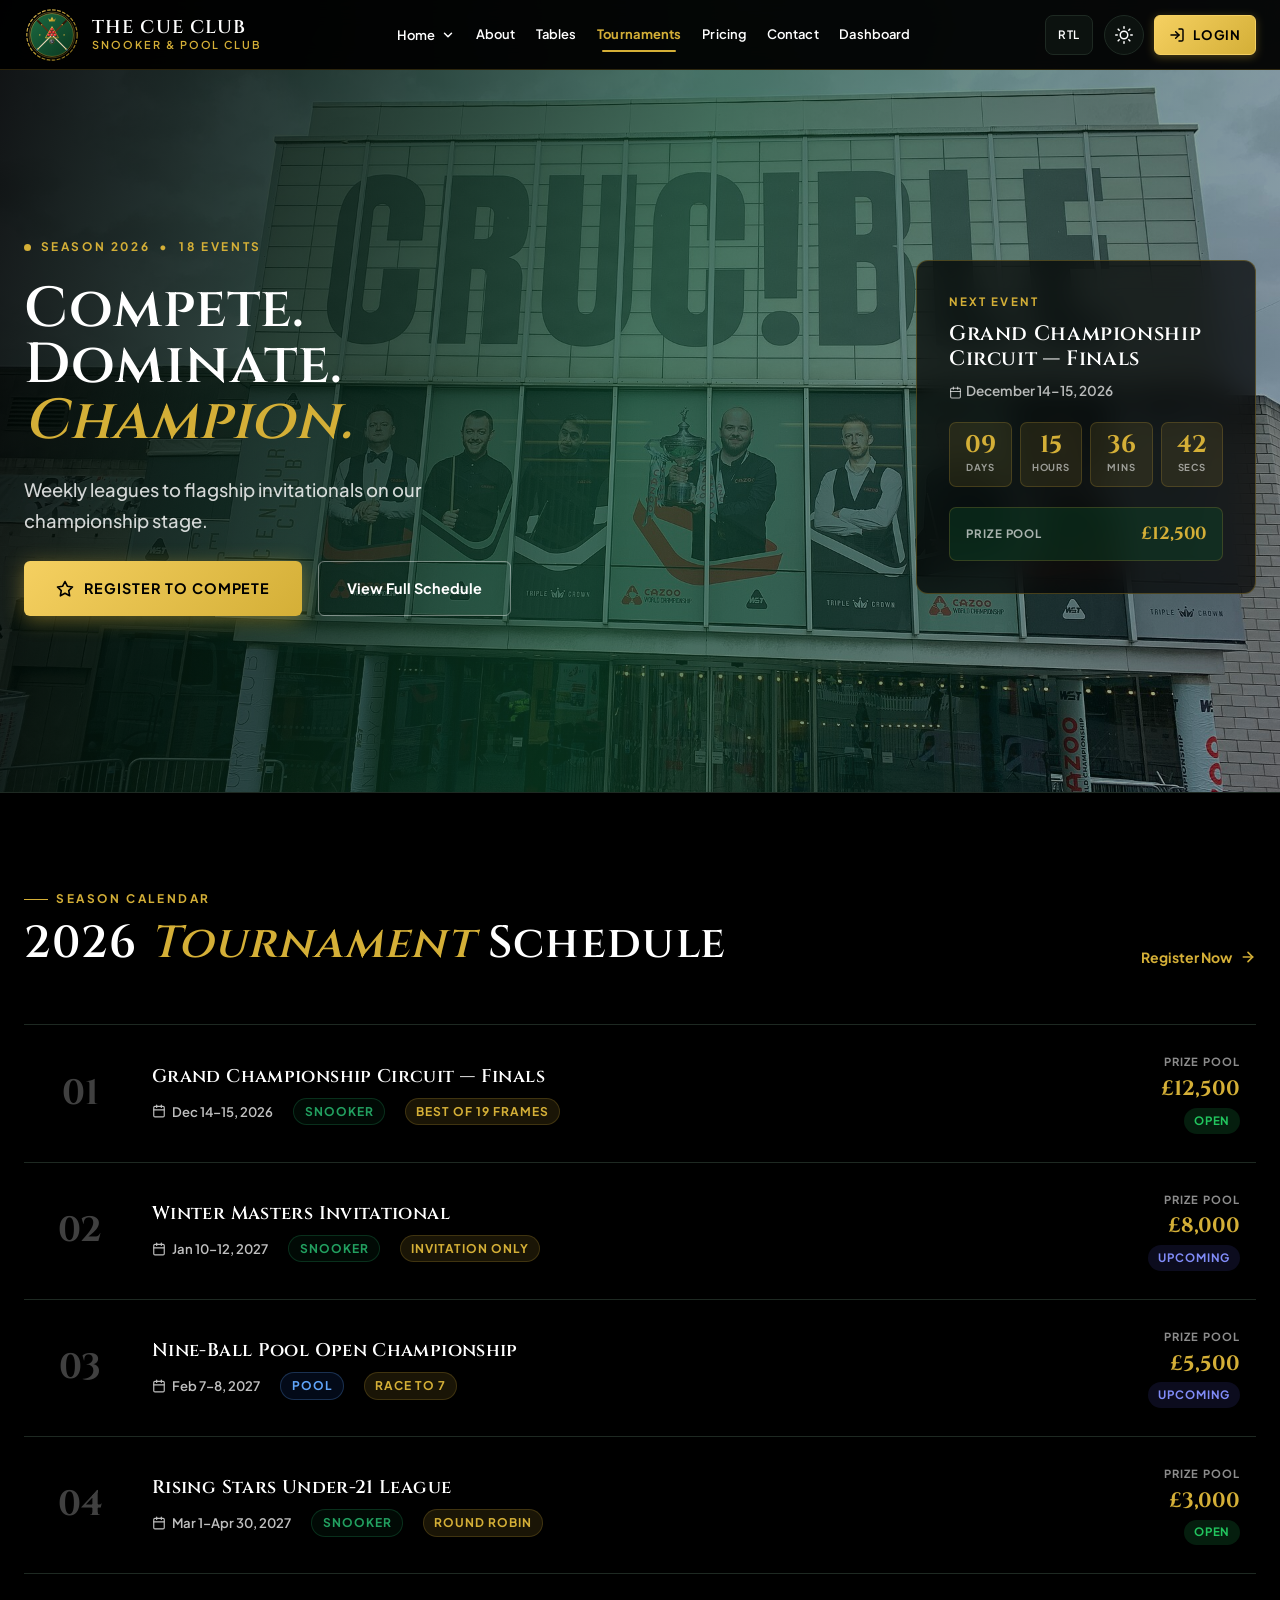
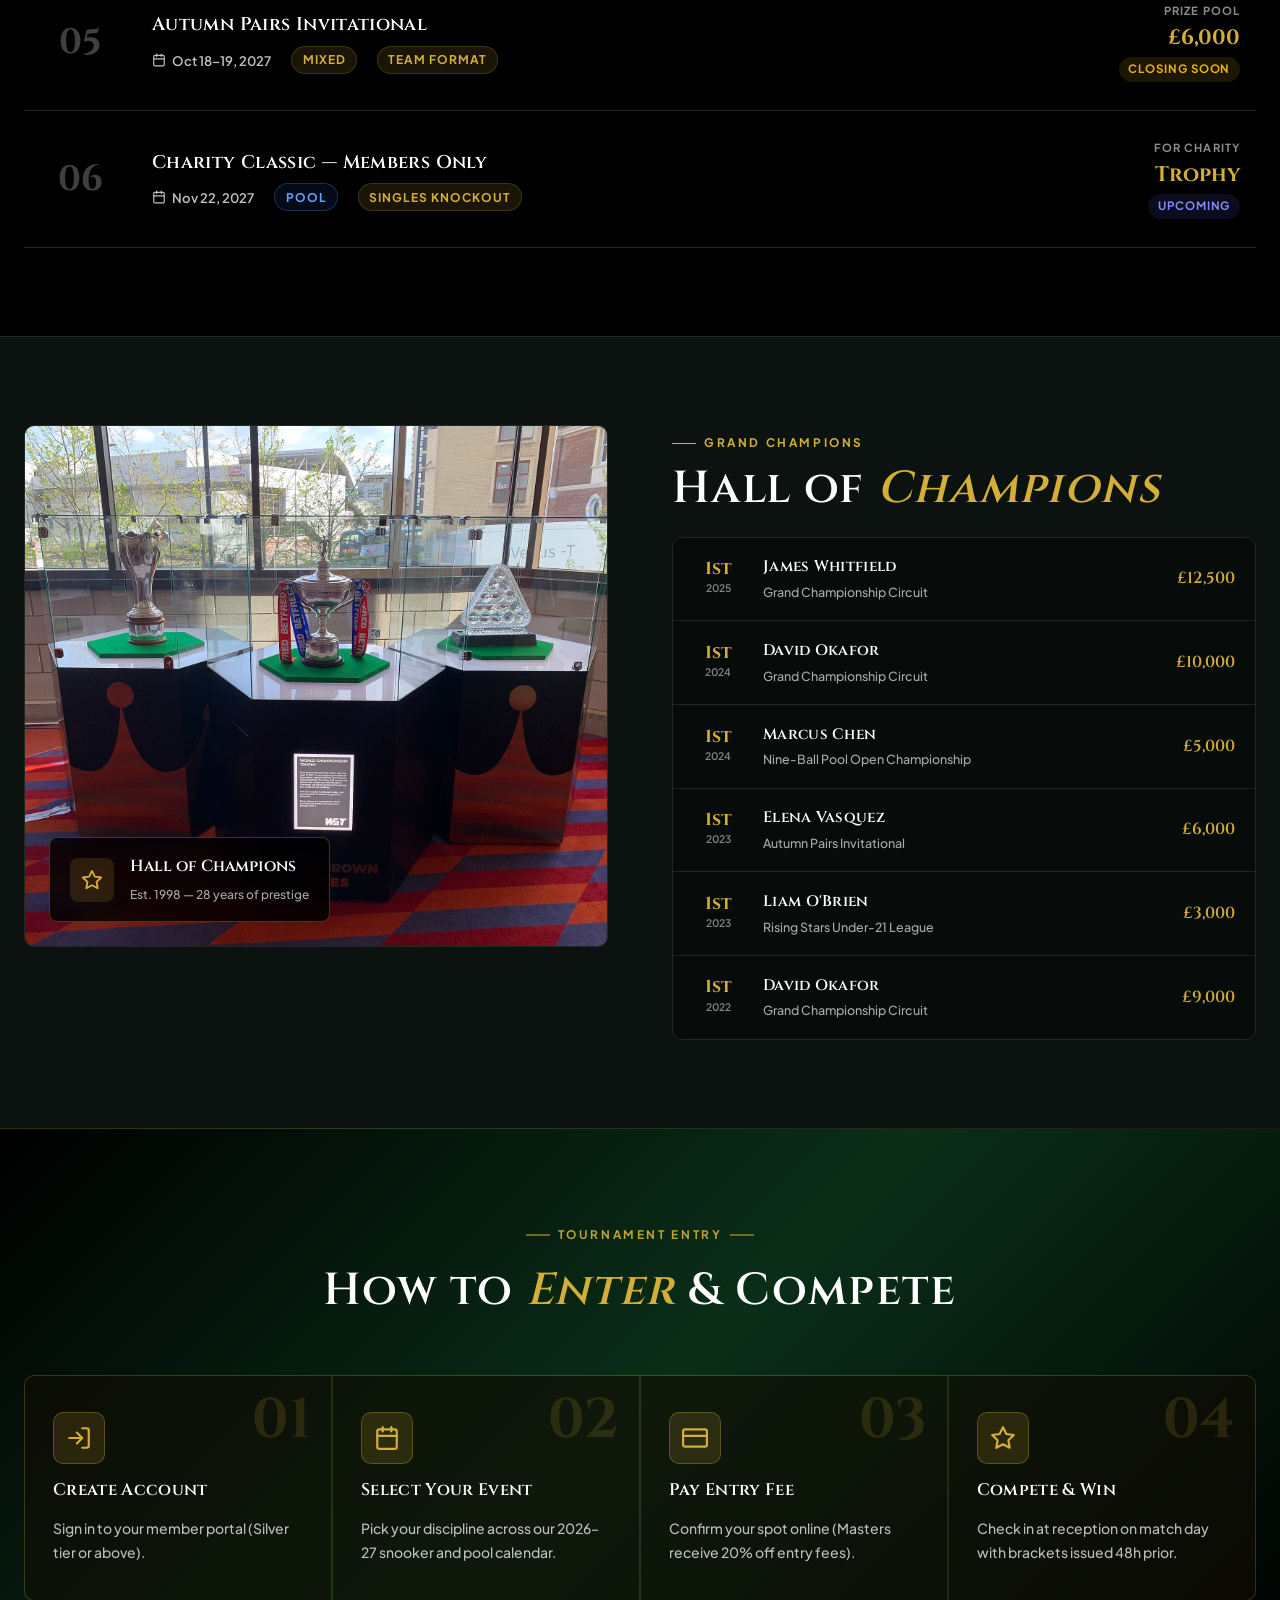
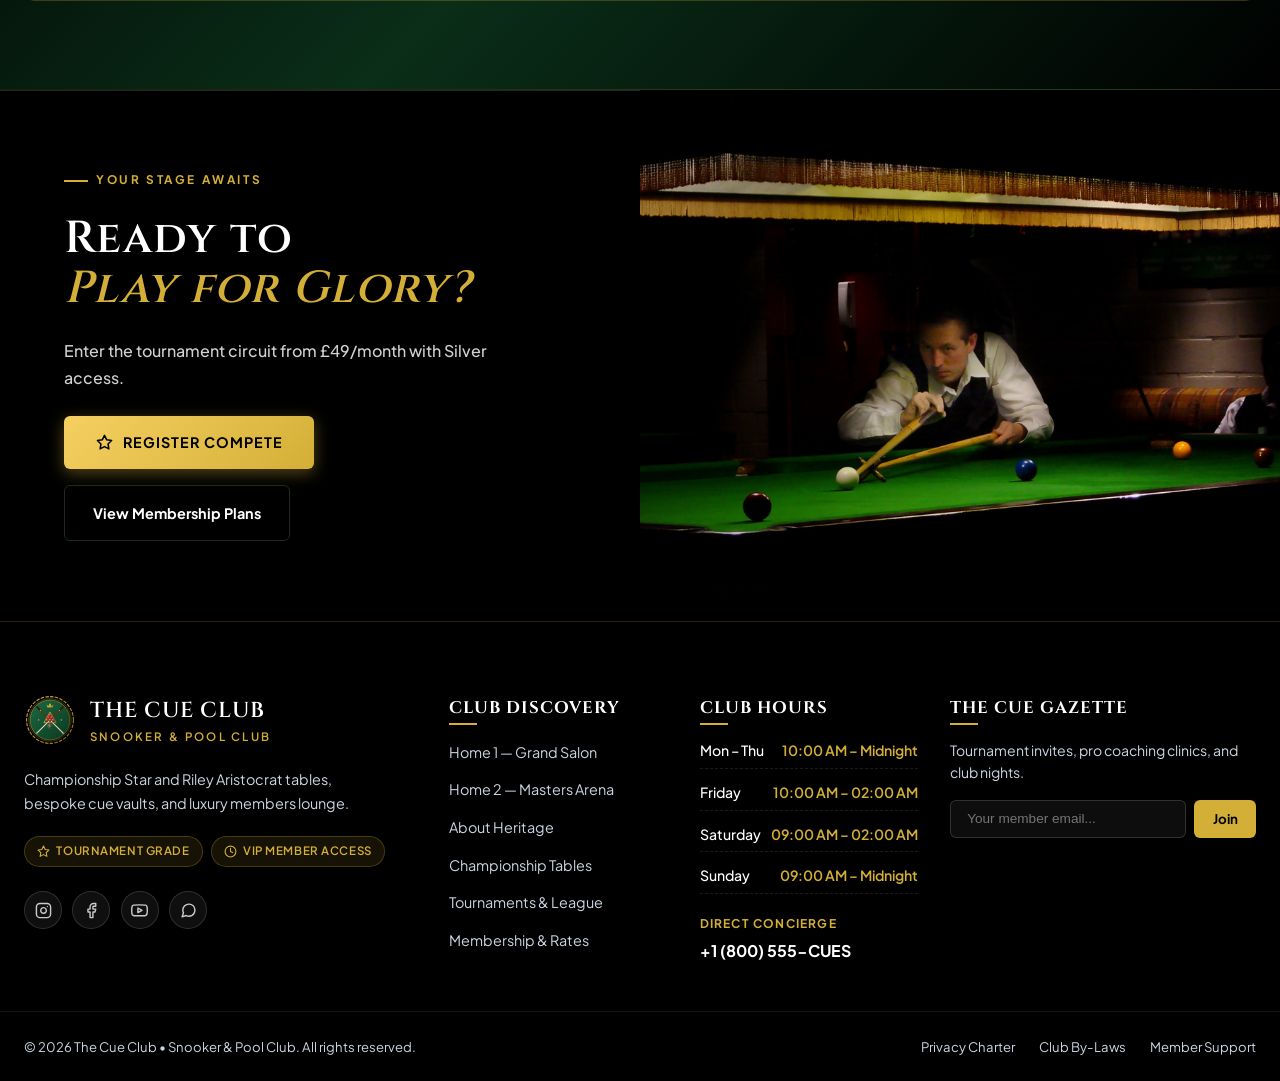
<file: tournaments.html>
<!DOCTYPE html>
<html lang="en" dir="ltr" class="dark">

<head>
  <meta charset="UTF-8">
  <meta name="viewport" content="width=device-width, initial-scale=1.0">
  <title>Tournaments | The Cue Club — Championship Snooker &amp; Pool Events</title>
  <meta name="description"
    content="Compete in The Cue Club's annual tournament calendar — from the Grand Championship to the Rising Stars League. Register now and play for prestige and prize money.">
  <link rel="icon" type="image/svg+xml" href="assets/images/icons/favicon.svg">
  <link rel="preconnect" href="https://fonts.googleapis.com">
  <link rel="preconnect" href="https://fonts.gstatic.com" crossorigin>
  <link
    href="https://fonts.googleapis.com/css2?family=Cinzel:wght@500;600;700;800;900&family=Plus+Jakarta+Sans:wght@300;400;500;600;700;800&display=swap"
    rel="stylesheet">
  <link rel="stylesheet" href="assets/css/style.css">
  <link rel="stylesheet" href="assets/css/tournaments.css">
  <link rel="stylesheet" href="assets/css/responsive.css">
</head>

<body>

  <!-- PAGE LOADER -->
  <div id="cue-loader" role="status" aria-live="polite" aria-label="Loading The Cue Club">
    <div class="loader-emblem">
      <img src="assets/images/icons/logo.svg" alt="The Cue Club" width="90" height="90">
      <div class="loader-ring"></div>
    </div>
    <span class="loader-text">The Cue Club</span>
    <span class="loader-subtext">Snooker &amp; Pool Club</span>
  </div>

  <!-- FIXED HEADER -->
  <header class="cue-header" role="banner">
    <div class="cue-container header-inner">
      <a href="index.html" class="brand-link" aria-label="The Cue Club Home">
        <img src="assets/images/icons/logo.svg" alt="The Cue Club Emblem" class="brand-logo-img" width="44" height="44">
        <div class="brand-text-group">
          <span class="brand-name">The Cue Club</span>
          <span class="brand-subtext">Snooker &amp; Pool Club</span>
        </div>
      </a>

      <nav class="desktop-nav" role="navigation" aria-label="Main Navigation">
        <div class="nav-item has-dropdown">
          <button type="button" class="nav-link dropdown-toggle" aria-expanded="false" aria-haspopup="true">
            <span>Home</span>
            <svg class="dropdown-chevron" viewBox="0 0 24 24" fill="none" stroke-width="2.5" stroke-linecap="round"
              stroke-linejoin="round" aria-hidden="true">
              <polyline points="6 9 12 15 18 9"></polyline>
            </svg>
          </button>
          <div class="dropdown-menu" role="menu">
            <a href="index.html" class="dropdown-link" role="menuitem">
              <span>Home 1 — Grand Salon</span>
              <span class="dropdown-badge">Classic</span>
            </a>
            <a href="home-2.html" class="dropdown-link" role="menuitem">
              <span>Home 2 — Masters Arena</span>
              <span class="dropdown-badge">Modern</span>
            </a>
          </div>
        </div>
        <div class="nav-item"><a href="about.html" class="nav-link">About</a></div>
        <div class="nav-item"><a href="tables.html" class="nav-link">Tables</a></div>
        <div class="nav-item"><a href="tournaments.html" class="nav-link active" aria-current="page">Tournaments</a>
        </div>
        <div class="nav-item"><a href="pricing.html" class="nav-link">Pricing</a></div>
        <div class="nav-item"><a href="contact.html" class="nav-link">Contact</a></div>
        <div class="nav-item"><a href="dashboard.html" class="nav-link">Dashboard</a></div>
      </nav>

      <div class="header-actions">
        <button type="button" class="ctrl-btn rtl-toggle-btn" aria-label="Toggle RTL/LTR direction"
          title="Toggle RTL/LTR">RTL</button>
        <button type="button" class="ctrl-btn theme-toggle-btn" aria-label="Toggle dark mode" title="Toggle Theme">
          <svg class="sun-icon" viewBox="0 0 24 24" fill="none" stroke-width="2" stroke-linecap="round"
            stroke-linejoin="round" aria-hidden="true">
            <circle cx="12" cy="12" r="5"></circle>
            <line x1="12" y1="1" x2="12" y2="3"></line>
            <line x1="12" y1="21" x2="12" y2="23"></line>
            <line x1="4.22" y1="4.22" x2="5.64" y2="5.64"></line>
            <line x1="18.36" y1="18.36" x2="19.78" y2="19.78"></line>
            <line x1="1" y1="12" x2="3" y2="12"></line>
            <line x1="21" y1="12" x2="23" y2="12"></line>
            <line x1="4.22" y1="19.78" x2="5.64" y2="18.36"></line>
            <line x1="18.36" y1="5.64" x2="19.78" y2="4.22"></line>
          </svg>
          <svg class="moon-icon" viewBox="0 0 24 24" fill="none" stroke-width="2" stroke-linecap="round"
            stroke-linejoin="round" aria-hidden="true">
            <path d="M21 12.79A9 9 0 1 1 11.21 3 7 7 0 0 0 21 12.79z"></path>
          </svg>
        </button>
        <a href="login.html" class="btn-login" aria-label="Member Login">
          <svg viewBox="0 0 24 24" fill="none" stroke-width="2.2" stroke-linecap="round" stroke-linejoin="round"
            aria-hidden="true">
            <path d="M15 3h4a2 2 0 0 1 2 2v14a2 2 0 0 1-2 2h-4"></path>
            <polyline points="10 17 15 12 10 7"></polyline>
            <line x1="15" y1="12" x2="3" y2="12"></line>
          </svg>
          <span>Login</span>
        </a>
        <button type="button" class="mobile-toggle-btn" aria-label="Open mobile menu" aria-expanded="false">
          <svg viewBox="0 0 24 24" fill="none" stroke-width="2.2" stroke-linecap="round" stroke-linejoin="round"
            aria-hidden="true">
            <line x1="3" y1="12" x2="21" y2="12"></line>
            <line x1="3" y1="6" x2="21" y2="6"></line>
            <line x1="3" y1="18" x2="21" y2="18"></line>
          </svg>
        </button>
      </div>
    </div>
  </header>

  <!-- MOBILE DRAWER -->
  <div class="mobile-menu-backdrop" aria-hidden="true"></div>
  <aside class="mobile-menu-drawer" role="dialog" aria-modal="true" aria-label="Mobile Navigation">
    <div class="drawer-header">
      <a href="index.html" class="brand-link">
        <img src="assets/images/icons/logo.svg" alt="The Cue Club" class="brand-logo-img" width="38" height="38">
        <div class="brand-text-group">
          <span class="brand-name">The Cue Club</span>
          <span class="brand-subtext">Snooker &amp; Pool Club</span>
        </div>
      </a>
      <button type="button" class="drawer-close-btn" aria-label="Close menu">
        <svg viewBox="0 0 24 24" fill="none" stroke-width="2.5" stroke-linecap="round" stroke-linejoin="round"
          aria-hidden="true">
          <line x1="18" y1="6" x2="6" y2="18"></line>
          <line x1="6" y1="6" x2="18" y2="18"></line>
        </svg>
      </button>
    </div>
    <div class="drawer-controls-bar">
      <div class="drawer-control-item">
        <span>Dark Mode</span>
        <button type="button" class="ctrl-btn theme-toggle-btn" aria-label="Toggle dark mode">
          <svg class="sun-icon" viewBox="0 0 24 24" fill="none" stroke="currentColor" stroke-width="2" stroke-linecap="round"
            stroke-linejoin="round" aria-hidden="true">
            <circle cx="12" cy="12" r="5"></circle>
            <line x1="12" y1="1" x2="12" y2="3"></line>
            <line x1="12" y1="21" x2="12" y2="23"></line>
            <line x1="4.22" y1="4.22" x2="5.64" y2="5.64"></line>
            <line x1="18.36" y1="18.36" x2="19.78" y2="19.78"></line>
            <line x1="1" y1="12" x2="3" y2="12"></line>
            <line x1="21" y1="12" x2="23" y2="12"></line>
            <line x1="4.22" y1="19.78" x2="5.64" y2="18.36"></line>
            <line x1="18.36" y1="5.64" x2="19.78" y2="4.22"></line>
          </svg>
          <svg class="moon-icon" viewBox="0 0 24 24" fill="none" stroke="currentColor" stroke-width="2" stroke-linecap="round"
            stroke-linejoin="round" aria-hidden="true">
            <path d="M21 12.79A9 9 0 1 1 11.21 3 7 7 0 0 0 21 12.79z"></path>
          </svg>
        </button>
      </div>
      <div class="drawer-control-item">
        <span>RTL / LTR</span>
        <button type="button" class="ctrl-btn rtl-toggle-btn" aria-label="Toggle RTL">RTL</button>
      </div>
    </div>
    <nav class="drawer-nav" role="navigation" aria-label="Mobile Navigation">
      <div class="mobile-accordion-item">
        <button type="button" class="mobile-nav-link mobile-accordion-toggle" aria-expanded="false">
          <span>Home</span>
          <svg class="mobile-accordion-icon" viewBox="0 0 24 24" fill="none" stroke-width="2.5" stroke-linecap="round"
            stroke-linejoin="round" aria-hidden="true">
            <polyline points="6 9 12 15 18 9"></polyline>
          </svg>
        </button>
        <div class="mobile-submenu">
          <a href="index.html" class="mobile-sub-link"><span>Home 1 — Grand Salon</span><span
              class="dropdown-badge">Classic</span></a>
          <a href="home-2.html" class="mobile-sub-link"><span>Home 2 — Masters Arena</span><span
              class="dropdown-badge">Modern</span></a>
        </div>
      </div>
      <a href="about.html" class="mobile-nav-link">About</a>
      <a href="tables.html" class="mobile-nav-link">Tables</a>
      <a href="tournaments.html" class="mobile-nav-link active">Tournaments</a>
      <a href="pricing.html" class="mobile-nav-link">Pricing</a>
      <a href="contact.html" class="mobile-nav-link">Contact</a>
      <a href="dashboard.html" class="mobile-nav-link">Dashboard</a>
    </nav>
    <div class="drawer-footer">
      <a href="login.html" class="btn-login" aria-label="Member Login">
        <svg viewBox="0 0 24 24" fill="none" stroke-width="2.2" stroke-linecap="round" stroke-linejoin="round"
          aria-hidden="true">
          <path d="M15 3h4a2 2 0 0 1 2 2v14a2 2 0 0 1-2 2h-4"></path>
          <polyline points="10 17 15 12 10 7"></polyline>
          <line x1="15" y1="12" x2="3" y2="12"></line>
        </svg>
        <span>Member Login</span>
      </a>
    </div>
  </aside>

  <main id="main-content">

    <!-- ========================================================================
         SECTION 1 — HERO (Full-Bleed Dark Cinematic + Next Event Card)
         Layout: Left editorial headline + right floating event countdown card
         ======================================================================== -->
    <section class="tn-hero" aria-label="Tournaments Hero">
      <div class="tn-hero-bg">
        <img src="assets/images/hero/hero-tournaments-main.jpg"
          alt="Championship snooker tournament hall with dramatic overhead lighting at The Cue Club" width="1800"
          height="1000" loading="eager">
        <div class="tn-hero-overlay" aria-hidden="true"></div>
      </div>

      <div class="tn-hero-content">
        <div class="cue-container">
          <div class="tn-hero-inner">

            <!-- Left -->
            <div class="tn-hero-left">
              <div class="tn-hero-eyebrow">
                <span class="tn-eyebrow-dot" aria-hidden="true"></span>
                Season 2026 &nbsp;&bull;&nbsp; 18 Events
              </div>
              <h1 class="tn-hero-title">
                Compete.<br>
                Dominate.<br>
                <em class="tn-hero-title-gold">Champion.</em>
              </h1>
              <p class="tn-hero-desc">Weekly leagues to flagship invitationals on our championship stage.</p>
              <div class="tn-hero-actions">
                <a href="login.html" class="tn-btn-primary">
                  <svg viewBox="0 0 24 24" fill="none" stroke-width="2.2" stroke-linecap="round" stroke-linejoin="round"
                    aria-hidden="true">
                    <path
                      d="M12 2l3.09 6.26L22 9.27l-5 4.87 1.18 6.88L12 17.77l-6.18 3.25L7 14.14 2 9.27l6.91-1.01L12 2z">
                    </path>
                  </svg>
                  Register to Compete
                </a>
                <a href="#tn-schedule" class="tn-btn-ghost">View Full Schedule</a>
              </div>
            </div>

            <!-- Right: Next Event Card -->
            <div class="tn-hero-right" aria-label="Next upcoming tournament">
              <div class="tn-next-event-card">
                <div class="tn-event-card-label">Next Event</div>
                <div class="tn-event-card-title">Grand Championship<br>Circuit — Finals</div>
                <div class="tn-event-card-date">
                  <svg viewBox="0 0 24 24" fill="none" stroke-width="2" stroke-linecap="round" stroke-linejoin="round"
                    aria-hidden="true" width="13" height="13"
                    style="display:inline;vertical-align:middle;stroke:currentColor;">
                    <rect x="3" y="4" width="18" height="18" rx="2" ry="2"></rect>
                    <line x1="16" y1="2" x2="16" y2="6"></line>
                    <line x1="8" y1="2" x2="8" y2="6"></line>
                    <line x1="3" y1="10" x2="21" y2="10"></line>
                  </svg>
                  &nbsp;December 14–15, 2026
                </div>
                <div class="tn-countdown-row" aria-label="Countdown to tournament">
                  <div class="tn-countdown-unit">
                    <span class="tn-countdown-num" id="tn-days">33</span>
                    <span class="tn-countdown-label">Days</span>
                  </div>
                  <div class="tn-countdown-unit">
                    <span class="tn-countdown-num" id="tn-hours">08</span>
                    <span class="tn-countdown-label">Hours</span>
                  </div>
                  <div class="tn-countdown-unit">
                    <span class="tn-countdown-num" id="tn-mins">45</span>
                    <span class="tn-countdown-label">Mins</span>
                  </div>
                  <div class="tn-countdown-unit">
                    <span class="tn-countdown-num" id="tn-secs">00</span>
                    <span class="tn-countdown-label">Secs</span>
                  </div>
                </div>
                <div class="tn-event-card-prize">
                  <span class="tn-prize-label">Prize Pool</span>
                  <span class="tn-prize-amount">£12,500</span>
                </div>
              </div>
            </div>

          </div>
        </div>
      </div>
    </section>

    <!-- ========================================================================
         SECTION 2 — TOURNAMENT SCHEDULE (Full-Width Numbered Event List)
         Layout: Editorial numbered rows with status badges and prize columns
         ======================================================================== -->
    <section class="tn-schedule" id="tn-schedule" aria-label="2026 Tournament Schedule">
      <div class="cue-container">
        <div class="tn-section-header">
          <div>
            <div class="tn-section-eyebrow">
              <span class="tn-eyebrow-line" aria-hidden="true"></span>
              Season Calendar
            </div>
            <h2 class="tn-section-title">2026 <em>Tournament</em> Schedule</h2>
          </div>
          <a href="login.html" class="tn-section-link" aria-label="Register for a tournament">
            Register Now
            <svg viewBox="0 0 24 24" fill="none" stroke-width="2.5" stroke-linecap="round" stroke-linejoin="round"
              aria-hidden="true">
              <line x1="5" y1="12" x2="19" y2="12"></line>
              <polyline points="12 5 19 12 12 19"></polyline>
            </svg>
          </a>
        </div>

        <div class="tn-event-list" role="list">

          <div class="tn-event-row" role="listitem">
            <span class="tn-event-num" aria-hidden="true">01</span>
            <div class="tn-event-info">
              <div class="tn-event-name">Grand Championship Circuit — Finals</div>
              <div class="tn-event-meta">
                <span class="tn-event-date">
                  <svg viewBox="0 0 24 24" fill="none" stroke-width="2" stroke-linecap="round" stroke-linejoin="round"
                    aria-hidden="true">
                    <rect x="3" y="4" width="18" height="18" rx="2" ry="2"></rect>
                    <line x1="16" y1="2" x2="16" y2="6"></line>
                    <line x1="8" y1="2" x2="8" y2="6"></line>
                    <line x1="3" y1="10" x2="21" y2="10"></line>
                  </svg>
                  Dec 14–15, 2026
                </span>
                <span class="tn-event-format snooker">Snooker</span>
                <span class="tn-event-format">Best of 19 Frames</span>
              </div>
            </div>
            <div class="tn-event-prize-col">
              <span class="tn-event-prize-label">Prize Pool</span>
              <span class="tn-event-prize-num">£12,500</span>
              <span class="tn-event-status open">Open</span>
            </div>
          </div>

          <div class="tn-event-row" role="listitem">
            <span class="tn-event-num" aria-hidden="true">02</span>
            <div class="tn-event-info">
              <div class="tn-event-name">Winter Masters Invitational</div>
              <div class="tn-event-meta">
                <span class="tn-event-date">
                  <svg viewBox="0 0 24 24" fill="none" stroke-width="2" stroke-linecap="round" stroke-linejoin="round"
                    aria-hidden="true">
                    <rect x="3" y="4" width="18" height="18" rx="2" ry="2"></rect>
                    <line x1="16" y1="2" x2="16" y2="6"></line>
                    <line x1="8" y1="2" x2="8" y2="6"></line>
                    <line x1="3" y1="10" x2="21" y2="10"></line>
                  </svg>
                  Jan 10–12, 2027
                </span>
                <span class="tn-event-format snooker">Snooker</span>
                <span class="tn-event-format">Invitation Only</span>
              </div>
            </div>
            <div class="tn-event-prize-col">
              <span class="tn-event-prize-label">Prize Pool</span>
              <span class="tn-event-prize-num">£8,000</span>
              <span class="tn-event-status upcoming">Upcoming</span>
            </div>
          </div>

          <div class="tn-event-row" role="listitem">
            <span class="tn-event-num" aria-hidden="true">03</span>
            <div class="tn-event-info">
              <div class="tn-event-name">Nine-Ball Pool Open Championship</div>
              <div class="tn-event-meta">
                <span class="tn-event-date">
                  <svg viewBox="0 0 24 24" fill="none" stroke-width="2" stroke-linecap="round" stroke-linejoin="round"
                    aria-hidden="true">
                    <rect x="3" y="4" width="18" height="18" rx="2" ry="2"></rect>
                    <line x1="16" y1="2" x2="16" y2="6"></line>
                    <line x1="8" y1="2" x2="8" y2="6"></line>
                    <line x1="3" y1="10" x2="21" y2="10"></line>
                  </svg>
                  Feb 7–8, 2027
                </span>
                <span class="tn-event-format pool">Pool</span>
                <span class="tn-event-format">Race to 7</span>
              </div>
            </div>
            <div class="tn-event-prize-col">
              <span class="tn-event-prize-label">Prize Pool</span>
              <span class="tn-event-prize-num">£5,500</span>
              <span class="tn-event-status upcoming">Upcoming</span>
            </div>
          </div>

          <div class="tn-event-row" role="listitem">
            <span class="tn-event-num" aria-hidden="true">04</span>
            <div class="tn-event-info">
              <div class="tn-event-name">Rising Stars Under-21 League</div>
              <div class="tn-event-meta">
                <span class="tn-event-date">
                  <svg viewBox="0 0 24 24" fill="none" stroke-width="2" stroke-linecap="round" stroke-linejoin="round"
                    aria-hidden="true">
                    <rect x="3" y="4" width="18" height="18" rx="2" ry="2"></rect>
                    <line x1="16" y1="2" x2="16" y2="6"></line>
                    <line x1="8" y1="2" x2="8" y2="6"></line>
                    <line x1="3" y1="10" x2="21" y2="10"></line>
                  </svg>
                  Mar 1–Apr 30, 2027
                </span>
                <span class="tn-event-format snooker">Snooker</span>
                <span class="tn-event-format">Round Robin</span>
              </div>
            </div>
            <div class="tn-event-prize-col">
              <span class="tn-event-prize-label">Prize Pool</span>
              <span class="tn-event-prize-num">£3,000</span>
              <span class="tn-event-status open">Open</span>
            </div>
          </div>

          <div class="tn-event-row" role="listitem">
            <span class="tn-event-num" aria-hidden="true">05</span>
            <div class="tn-event-info">
              <div class="tn-event-name">Autumn Pairs Invitational</div>
              <div class="tn-event-meta">
                <span class="tn-event-date">
                  <svg viewBox="0 0 24 24" fill="none" stroke-width="2" stroke-linecap="round" stroke-linejoin="round"
                    aria-hidden="true">
                    <rect x="3" y="4" width="18" height="18" rx="2" ry="2"></rect>
                    <line x1="16" y1="2" x2="16" y2="6"></line>
                    <line x1="8" y1="2" x2="8" y2="6"></line>
                    <line x1="3" y1="10" x2="21" y2="10"></line>
                  </svg>
                  Oct 18–19, 2027
                </span>
                <span class="tn-event-format mixed">Mixed</span>
                <span class="tn-event-format">Team Format</span>
              </div>
            </div>
            <div class="tn-event-prize-col">
              <span class="tn-event-prize-label">Prize Pool</span>
              <span class="tn-event-prize-num">£6,000</span>
              <span class="tn-event-status soon">Closing Soon</span>
            </div>
          </div>

          <div class="tn-event-row" role="listitem">
            <span class="tn-event-num" aria-hidden="true">06</span>
            <div class="tn-event-info">
              <div class="tn-event-name">Charity Classic — Members Only</div>
              <div class="tn-event-meta">
                <span class="tn-event-date">
                  <svg viewBox="0 0 24 24" fill="none" stroke-width="2" stroke-linecap="round" stroke-linejoin="round"
                    aria-hidden="true">
                    <rect x="3" y="4" width="18" height="18" rx="2" ry="2"></rect>
                    <line x1="16" y1="2" x2="16" y2="6"></line>
                    <line x1="8" y1="2" x2="8" y2="6"></line>
                    <line x1="3" y1="10" x2="21" y2="10"></line>
                  </svg>
                  Nov 22, 2027
                </span>
                <span class="tn-event-format pool">Pool</span>
                <span class="tn-event-format">Singles Knockout</span>
              </div>
            </div>
            <div class="tn-event-prize-col">
              <span class="tn-event-prize-label">For Charity</span>
              <span class="tn-event-prize-num">Trophy</span>
              <span class="tn-event-status upcoming">Upcoming</span>
            </div>
          </div>

        </div>
      </div>
    </section>

    <!-- ========================================================================
         SECTION 3 — PAST CHAMPIONS / PRIZE WALL
         Layout: Left tall trophy image | Right champion bio-row list
         ======================================================================== -->
    <section class="tn-champions" aria-label="Past Champions and Prize Wall">
      <div class="cue-container">
        <div class="tn-champions-inner">

          <!-- Left Image -->
          <div class="tn-champions-img-side">
            <div class="tn-champions-img-wrap">
              <img src="assets/images/sections/tourn-prize-trophy.jpg"
                alt="Championship trophy on display at The Cue Club tournament hall" width="700" height="520"
                loading="lazy">
              <div class="tn-champions-img-badge">
                <div class="tn-badge-icon" aria-hidden="true">
                  <svg viewBox="0 0 24 24" fill="none" stroke-width="2" stroke-linecap="round" stroke-linejoin="round">
                    <path
                      d="M12 2l3.09 6.26L22 9.27l-5 4.87 1.18 6.88L12 17.77l-6.18 3.25L7 14.14 2 9.27l6.91-1.01L12 2z">
                    </path>
                  </svg>
                </div>
                <div class="tn-badge-text">
                  <strong>Hall of Champions</strong>
                  <span>Est. 1998 — 28 years of prestige</span>
                </div>
              </div>
            </div>
          </div>

          <!-- Right Champions List -->
          <div class="tn-champions-content">
            <div>
              <div class="tn-section-eyebrow">
                <span class="tn-eyebrow-line" aria-hidden="true"></span>
                Grand Champions
              </div>
              <h2 class="tn-section-title">Hall of <em>Champions</em></h2>
            </div>

            <div class="tn-champion-list" role="list">

              <div class="tn-champion-row" role="listitem">
                <div class="tn-champ-rank">
                  <span class="tn-champ-rank-num">1st</span>
                  <span class="tn-champ-rank-year">2025</span>
                </div>
                <div class="tn-champ-info">
                  <span class="tn-champ-name">James Whitfield</span>
                  <span class="tn-champ-event">Grand Championship Circuit</span>
                </div>
                <span class="tn-champ-prize">£12,500</span>
              </div>

              <div class="tn-champion-row" role="listitem">
                <div class="tn-champ-rank">
                  <span class="tn-champ-rank-num">1st</span>
                  <span class="tn-champ-rank-year">2024</span>
                </div>
                <div class="tn-champ-info">
                  <span class="tn-champ-name">David Okafor</span>
                  <span class="tn-champ-event">Grand Championship Circuit</span>
                </div>
                <span class="tn-champ-prize">£10,000</span>
              </div>

              <div class="tn-champion-row" role="listitem">
                <div class="tn-champ-rank">
                  <span class="tn-champ-rank-num">1st</span>
                  <span class="tn-champ-rank-year">2024</span>
                </div>
                <div class="tn-champ-info">
                  <span class="tn-champ-name">Marcus Chen</span>
                  <span class="tn-champ-event">Nine-Ball Pool Open Championship</span>
                </div>
                <span class="tn-champ-prize">£5,000</span>
              </div>

              <div class="tn-champion-row" role="listitem">
                <div class="tn-champ-rank">
                  <span class="tn-champ-rank-num">1st</span>
                  <span class="tn-champ-rank-year">2023</span>
                </div>
                <div class="tn-champ-info">
                  <span class="tn-champ-name">Elena Vasquez</span>
                  <span class="tn-champ-event">Autumn Pairs Invitational</span>
                </div>
                <span class="tn-champ-prize">£6,000</span>
              </div>

              <div class="tn-champion-row" role="listitem">
                <div class="tn-champ-rank">
                  <span class="tn-champ-rank-num">1st</span>
                  <span class="tn-champ-rank-year">2023</span>
                </div>
                <div class="tn-champ-info">
                  <span class="tn-champ-name">Liam O'Brien</span>
                  <span class="tn-champ-event">Rising Stars Under-21 League</span>
                </div>
                <span class="tn-champ-prize">£3,000</span>
              </div>

              <div class="tn-champion-row" role="listitem">
                <div class="tn-champ-rank">
                  <span class="tn-champ-rank-num">1st</span>
                  <span class="tn-champ-rank-year">2022</span>
                </div>
                <div class="tn-champ-info">
                  <span class="tn-champ-name">David Okafor</span>
                  <span class="tn-champ-event">Grand Championship Circuit</span>
                </div>
                <span class="tn-champ-prize">£9,000</span>
              </div>

            </div>
          </div>

        </div>
      </div>
    </section>

    <!-- ========================================================================
         SECTION 4 — HOW TO ENTER (Horizontal 4-Step Process)
         Layout: 4 large numbered step blocks on deep dark emerald
         ======================================================================== -->
    <section class="tn-enter" aria-label="How to Enter a Tournament">
      <div class="cue-container">
        <div class="tn-enter-header">
          <div class="tn-section-eyebrow" style="color:rgba(212,175,55,0.9);justify-content:center;">
            <span class="tn-eyebrow-line" style="background:rgba(212,175,55,0.5);" aria-hidden="true"></span>
            Tournament Entry
            <span class="tn-eyebrow-line" style="background:rgba(212,175,55,0.5);" aria-hidden="true"></span>
          </div>
          <h2 class="tn-enter-title">How to <em>Enter</em> &amp; Compete</h2>
        </div>

        <div class="tn-enter-steps">

          <div class="tn-enter-step">
            <span class="tn-step-num" aria-hidden="true">01</span>
            <div class="tn-step-icon" aria-hidden="true">
              <svg viewBox="0 0 24 24" fill="none" stroke-width="2" stroke-linecap="round" stroke-linejoin="round">
                <path d="M15 3h4a2 2 0 0 1 2 2v14a2 2 0 0 1-2 2h-4"></path>
                <polyline points="10 17 15 12 10 7"></polyline>
                <line x1="15" y1="12" x2="3" y2="12"></line>
              </svg>
            </div>
            <h3 class="tn-step-title">Create Account</h3>
            <p class="tn-step-desc">Sign in to your member portal (Silver tier or above).</p>
          </div>

          <div class="tn-enter-step">
            <span class="tn-step-num" aria-hidden="true">02</span>
            <div class="tn-step-icon" aria-hidden="true">
              <svg viewBox="0 0 24 24" fill="none" stroke-width="2" stroke-linecap="round" stroke-linejoin="round">
                <rect x="3" y="4" width="18" height="18" rx="2" ry="2"></rect>
                <line x1="16" y1="2" x2="16" y2="6"></line>
                <line x1="8" y1="2" x2="8" y2="6"></line>
                <line x1="3" y1="10" x2="21" y2="10"></line>
              </svg>
            </div>
            <h3 class="tn-step-title">Select Your Event</h3>
            <p class="tn-step-desc">Pick your discipline across our 2026–27 snooker and pool calendar.</p>
          </div>

          <div class="tn-enter-step">
            <span class="tn-step-num" aria-hidden="true">03</span>
            <div class="tn-step-icon" aria-hidden="true">
              <svg viewBox="0 0 24 24" fill="none" stroke-width="2" stroke-linecap="round" stroke-linejoin="round">
                <rect x="1" y="4" width="22" height="16" rx="2" ry="2"></rect>
                <line x1="1" y1="10" x2="23" y2="10"></line>
              </svg>
            </div>
            <h3 class="tn-step-title">Pay Entry Fee</h3>
            <p class="tn-step-desc">Confirm your spot online (Masters receive 20% off entry fees).</p>
          </div>

          <div class="tn-enter-step">
            <span class="tn-step-num" aria-hidden="true">04</span>
            <div class="tn-step-icon" aria-hidden="true">
              <svg viewBox="0 0 24 24" fill="none" stroke-width="2" stroke-linecap="round" stroke-linejoin="round">
                <path d="M12 2l3.09 6.26L22 9.27l-5 4.87 1.18 6.88L12 17.77l-6.18 3.25L7 14.14 2 9.27l6.91-1.01L12 2z">
                </path>
              </svg>
            </div>
            <h3 class="tn-step-title">Compete &amp; Win</h3>
            <p class="tn-step-desc">Check in at reception on match day with brackets issued 48h prior.</p>
          </div>

        </div>
      </div>
    </section>

    <!-- ========================================================================
         SECTION 5 — CLOSING CTA (Mandatory Final Section)
         Layout: Left dark content panel + Right full-height image
         ======================================================================== -->
    <section class="tn-cta" aria-label="Join the Tournament Circuit">
      <div class="tn-cta-left">
        <div class="tn-cta-content">
          <div class="tn-cta-eyebrow">
            <span style="display:inline-block;width:24px;height:1.5px;background:var(--color-gold);"
              aria-hidden="true"></span>
            Your Stage Awaits
          </div>
          <h2 class="tn-cta-title">Ready to<br><em>Play for Glory?</em></h2>
          <p class="tn-cta-desc">Enter the tournament circuit from £49/month with Silver access.</p>
          <div class="tn-cta-actions">
            <a href="login.html" class="tn-cta-btn-gold">
              <svg viewBox="0 0 24 24" fill="none" stroke-width="2.2" stroke-linecap="round" stroke-linejoin="round"
                aria-hidden="true">
                <path d="M12 2l3.09 6.26L22 9.27l-5 4.87 1.18 6.88L12 17.77l-6.18 3.25L7 14.14 2 9.27l6.91-1.01L12 2z">
                </path>
              </svg>
              Register Compete
            </a>
            <a href="pricing.html" class="tn-cta-btn-ghost">View Membership Plans</a>
          </div>
        </div>
      </div>
      <div class="tn-cta-right" role="img" aria-label="Players competing at The Cue Club tournament">
        <img src="assets/images/sections/tourn-player-break.jpg"
          alt="Competitive player executing a precise break shot during a Cue Club championship match" width="900"
          height="600" loading="lazy">
        <div class="tn-cta-right-overlay" aria-hidden="true"></div>
      </div>
    </section>

  </main>

  <!-- SCROLL TO TOP -->
  <button type="button" class="scroll-top-btn" id="scroll-to-top" aria-label="Scroll to top">
    <svg viewBox="0 0 24 24" fill="none" stroke-width="2.5" stroke-linecap="round" stroke-linejoin="round"
      aria-hidden="true">
      <polyline points="18 15 12 9 6 15"></polyline>
    </svg>
  </button>

  <!-- FOOTER -->
  <footer class="cue-footer" role="contentinfo" aria-label="Site Footer">
    <div class="cue-container footer-top">
      <div class="footer-grid">
        <div class="footer-brand-col">
          <div class="footer-brand-header">
            <img src="assets/images/icons/logo.svg" alt="The Cue Club Crest" class="footer-logo-img" width="52"
              height="52">
            <div>
              <span class="footer-brand-name">The Cue Club</span>
              <div class="footer-brand-sub">Snooker &amp; Pool Club</div>
            </div>
          </div>
          <p class="footer-bio">Championship Star and Riley Aristocrat tables, bespoke cue vaults, and luxury members
            lounge.</p>
          <div class="footer-badges">
            <span class="footer-badge">
              <svg viewBox="0 0 24 24" fill="none" stroke-width="2" stroke-linecap="round" stroke-linejoin="round"
                aria-hidden="true">
                <path d="M12 2l3.09 6.26L22 9.27l-5 4.87 1.18 6.88L12 17.77l-6.18 3.25L7 14.14 2 9.27l6.91-1.01L12 2z">
                </path>
              </svg>
              Tournament Grade
            </span>
            <span class="footer-badge">
              <svg viewBox="0 0 24 24" fill="none" stroke-width="2" stroke-linecap="round" stroke-linejoin="round"
                aria-hidden="true">
                <circle cx="12" cy="12" r="10"></circle>
                <polyline points="12 6 12 12 16 14"></polyline>
              </svg>
              VIP Member Access
            </span>
          </div>
          <div class="footer-socials" aria-label="Social Media">
            <a href="#" class="footer-social-link" aria-label="Instagram">
              <svg viewBox="0 0 24 24" fill="none" stroke-width="2" stroke-linecap="round" stroke-linejoin="round" aria-hidden="true">
                <rect x="2" y="2" width="20" height="20" rx="5" ry="5"></rect>
                <path d="M16 11.37A4 4 0 1 1 12.63 8 4 4 0 0 1 16 11.37z"></path>
                <line x1="17.5" y1="6.5" x2="17.51" y2="6.5"></line>
              </svg>
            </a>
            <a href="#" class="footer-social-link" aria-label="Facebook">
              <svg viewBox="0 0 24 24" fill="none" stroke-width="2" stroke-linecap="round" stroke-linejoin="round" aria-hidden="true">
                <path d="M18 2h-3a5 5 0 0 0-5 5v3H7v4h3v8h4v-8h3l1-4h-4V7a1 1 0 0 1 1-1h3z"></path>
              </svg>
            </a>
            <a href="#" class="footer-social-link" aria-label="YouTube">
              <svg viewBox="0 0 24 24" fill="none" stroke-width="2" stroke-linecap="round" stroke-linejoin="round" aria-hidden="true">
                <path d="M22.54 6.42a2.78 2.78 0 0 0-1.94-2C18.88 4 12 4 12 4s-6.88 0-8.6.46a2.78 2.78 0 0 0-1.94 2A29 29 0 0 0 1 11.75a29 29 0 0 0 .46 5.33A2.78 2.78 0 0 0 3.4 19c1.72.46 8.6.46 8.6.46s6.88 0 8.6-.46a2.78 2.78 0 0 0 1.94-2 29 29 0 0 0 .46-5.25 29 29 0 0 0-.46-5.33z"></path>
                <polygon points="9.75 15.02 15.5 11.75 9.75 8.48 9.75 15.02"></polygon>
              </svg>
            </a>
            <a href="#" class="footer-social-link" aria-label="Contact Chat">
              <svg viewBox="0 0 24 24" fill="none" stroke-width="2" stroke-linecap="round" stroke-linejoin="round" aria-hidden="true">
                <path d="M21 11.5a8.38 8.38 0 0 1-.9 3.8 8.5 8.5 0 0 1-7.6 4.7 8.38 8.38 0 0 1-3.8-.9L3 21l1.9-5.7a8.38 8.38 0 0 1-.9-3.8 8.5 8.5 0 0 1 4.7-7.6 8.38 8.38 0 0 1 3.8-.9h.5a8.48 8.48 0 0 1 8 8v.5z"></path>
              </svg>
            </a>
          </div>
        </div>
        <div>
          <h4 class="footer-heading">Club Discovery</h4>
          <ul class="footer-links">
            <li><a href="index.html">Home 1 — Grand Salon</a></li>
            <li><a href="home-2.html">Home 2 — Masters Arena</a></li>
            <li><a href="about.html">About Heritage</a></li>
            <li><a href="tables.html">Championship Tables</a></li>
            <li><a href="tournaments.html">Tournaments &amp; League</a></li>
            <li><a href="pricing.html">Membership &amp; Rates</a></li>
          </ul>
        </div>
        <div>
          <h4 class="footer-heading">Club Hours</h4>
          <div class="footer-schedule">
            <div class="schedule-row"><span class="schedule-day">Mon &ndash; Thu</span><span class="schedule-time">10:00
                AM &ndash; Midnight</span></div>
            <div class="schedule-row"><span class="schedule-day">Friday</span><span class="schedule-time">10:00 AM
                &ndash; 02:00 AM</span></div>
            <div class="schedule-row"><span class="schedule-day">Saturday</span><span class="schedule-time">09:00 AM
                &ndash; 02:00 AM</span></div>
            <div class="schedule-row"><span class="schedule-day">Sunday</span><span class="schedule-time">09:00 AM
                &ndash; Midnight</span></div>
          </div>
          <div style="margin-top:1.25rem">
            <div
              style="font-size:0.75rem;text-transform:uppercase;letter-spacing:0.1em;color:var(--color-gold);font-weight:700">
              Direct Concierge</div>
            <div style="color:#fff;font-weight:700;font-size:1rem;margin-top:0.25rem">+1 (800) 555-CUES</div>
          </div>
        </div>
        <div>
          <h4 class="footer-heading">The Cue Gazette</h4>
          <p class="footer-newsletter-text">Tournament invites, pro coaching clinics, and club nights.</p>
          <form class="footer-newsletter-form" onsubmit="event.preventDefault();">
            <input type="email" class="newsletter-input" placeholder="Your member email..." required
              aria-label="Newsletter email">
            <button type="submit" class="newsletter-btn">Join</button>
          </form>
        </div>
      </div>
    </div>
    <div class="footer-bottom">
      <div class="cue-container footer-bottom-inner">
        <div>&copy; 2026 The Cue Club &bull; Snooker &amp; Pool Club. All rights reserved.</div>
        <ul class="footer-bottom-links">
          <li><a href="#">Privacy Charter</a></li>
          <li><a href="#">Club By-Laws</a></li>
          <li><a href="contact.html">Member Support</a></li>
        </ul>
      </div>
    </div>
  </footer>

  <script src="assets/js/main.js"></script>
</body>

</html>
</file>
<file: assets/css/style.css>
/* ==========================================================================
   THE CUE CLUB - GLOBAL STYLESHEET (style.css)
   Clean, Modern, Luxury Snooker & Pool Club
   Pure Vanilla CSS + Tailwind Compatibility
   ========================================================================== */

/* --- Google Fonts Import --- */
@import url('https://fonts.googleapis.com/css2?family=Cinzel:wght@500;600;700;800;900&family=Plus+Jakarta+Sans:wght@300;400;500;600;700;800&display=swap');

/* --- Root Design System Tokens --- */
:root {
  /* Brand Colors */
  --color-primary: #0B4626;        /* Deep Emerald Championship Baize */
  --color-primary-light: #166534;
  --color-primary-dark: #062B16;
  --color-gold: #D4AF37;           /* Tournament Brass / Gold Accent */
  --color-gold-hover: #F5D061;
  --color-gold-dark: #A17C1B;
  
  /* Neutral Palette - Light Mode Default */
  --bg-body: #F8FAF9;
  --bg-surface: #FFFFFF;
  --bg-surface-elevated: #F1F5F3;
  --text-main: #0F172A;
  --text-muted: #475569;
  --text-light: #64748B;
  --border-color: #E2E8F0;
  --border-subtle: #EBEFED;
  
  /* Header Specifics */
  --header-height: 70px;
  --header-bg: rgba(255, 255, 255, 0.94);
  --header-border: rgba(226, 232, 240, 0.8);
  
  /* Footer Specifics */
  --footer-bg: #09120E;
  --footer-text: #FFFFFF;
  --footer-text-muted: #CBD5E1;
  --footer-border: rgba(212, 175, 55, 0.15);

  /* Typography */
  --font-heading: 'Cinzel', serif;
  --font-body: 'Plus Jakarta Sans', -apple-system, BlinkMacSystemFont, 'Segoe UI', Roboto, sans-serif;
  
  /* Transitions */
  --transition-fast: 0.15s ease;
  --transition-normal: 0.25s ease;
  --transition-smooth: 0.4s cubic-bezier(0.16, 1, 0.3, 1);
  
  /* Shadows */
  --shadow-sm: 0 1px 2px 0 rgba(0, 0, 0, 0.05);
  --shadow-md: 0 4px 6px -1px rgba(0, 0, 0, 0.1), 0 2px 4px -1px rgba(0, 0, 0, 0.06);
  --shadow-lg: 0 10px 15px -3px rgba(0, 0, 0, 0.1), 0 4px 6px -2px rgba(0, 0, 0, 0.05);
  --shadow-gold: 0 0 15px rgba(212, 175, 55, 0.25);
  
  /* Z-Index System */
  --z-sticky: 100;
  --z-header: 1000;
  --z-dropdown: 1050;
  --z-mobile-drawer: 1100;
  --z-loader: 9999;
}

/* ==========================================================================
   STRICT DARK MODE (#000000 - Pure Black)
   Mandatory: Must be #000000, NOT #181818, #1F1F1F, #222222, #242424
   ========================================================================== */
html.dark {
  --bg-body: #000000 !important;
  --bg-surface: #070B09 !important;
  --bg-surface-elevated: #0C120F !important;
  --text-main: #FFFFFF !important;
  --text-muted: #CBD5E1 !important;
  --text-light: #94A3B8 !important;
  --border-color: #1E2922 !important;
  --border-subtle: #141E18 !important;
  
  --header-bg: rgba(0, 0, 0, 0.95) !important;
  --header-border: rgba(212, 175, 55, 0.2) !important;
  
  --footer-bg: #000000 !important;
  --footer-border: rgba(212, 175, 55, 0.2) !important;
}

/* Reset & Box Sizing */
*, *::before, *::after {
  box-sizing: border-box;
  margin: 0;
  padding: 0;
}

html {
  font-size: 16px;
  scroll-behavior: smooth;
  -webkit-text-size-adjust: 100%;
}

body {
  font-family: var(--font-body);
  background-color: var(--bg-body);
  color: var(--text-main);
  line-height: 1.6;
  min-height: 100vh;
  display: flex;
  flex-direction: column;
  overflow-x: hidden;
  transition: background-color var(--transition-normal), color var(--transition-normal);
}

h1, h2, h3, h4, h5, h6 {
  font-family: var(--font-heading);
  letter-spacing: 0.02em;
  font-weight: 700;
  line-height: 1.25;
}

a {
  color: inherit;
  text-decoration: none;
  transition: color var(--transition-fast);
}

img, svg {
  display: block;
  max-width: 100%;
}

button {
  font-family: inherit;
  cursor: pointer;
  border: none;
  background: transparent;
  outline: none;
}

/* Accessible focus ring */
a:focus-visible, button:focus-visible, input:focus-visible, select:focus-visible {
  outline: 2px solid var(--color-gold);
  outline-offset: 3px;
}

/* Container */
.cue-container {
  width: 100%;
  max-width: 1280px;
  margin-left: auto;
  margin-right: auto;
  padding-left: 1.5rem;
  padding-right: 1.5rem;
}

/* ==========================================================================
   PAGE LOADER (Branded Logo Animation)
   ========================================================================== */
#cue-loader {
  position: fixed;
  inset: 0;
  background-color: #000000;
  z-index: var(--z-loader);
  display: flex;
  flex-direction: column;
  align-items: center;
  justify-content: center;
  transition: opacity 0.5s ease, visibility 0.5s ease;
}

#cue-loader.loaded {
  opacity: 0;
  visibility: hidden;
  pointer-events: none;
}

.loader-emblem {
  position: relative;
  width: 90px;
  height: 90px;
  animation: loaderPulse 2s infinite ease-in-out;
}

.loader-emblem img {
  width: 100%;
  height: 100%;
  object-fit: contain;
}

.loader-ring {
  position: absolute;
  inset: -10px;
  border: 2px dashed var(--color-gold);
  border-radius: 50%;
  animation: loaderSpin 6s linear infinite;
}

.loader-text {
  margin-top: 1.5rem;
  font-family: var(--font-heading);
  font-size: 1.15rem;
  font-weight: 700;
  letter-spacing: 0.25em;
  text-transform: uppercase;
  color: var(--color-gold);
}

.loader-subtext {
  font-size: 0.75rem;
  color: #94A3B8;
  letter-spacing: 0.15em;
  text-transform: uppercase;
  margin-top: 0.35rem;
}

@keyframes loaderSpin {
  100% { transform: rotate(360deg); }
}

@keyframes loaderPulse {
  0%, 100% { transform: scale(1); filter: drop-shadow(0 0 10px rgba(212, 175, 55, 0.3)); }
  50% { transform: scale(1.05); filter: drop-shadow(0 0 25px rgba(212, 175, 55, 0.7)); }
}

/* ==========================================================================
   FIXED SINGLE-LINE HEADER
   Requirements: Compact height, fixed at top (does not scroll off),
   single line, Logo + Brand + 6 Nav items + RTL + Dark mode + Login button.
   ========================================================================== */
.cue-header {
  position: fixed;
  top: 0;
  left: 0;
  right: 0;
  height: var(--header-height);
  background-color: var(--header-bg);
  backdrop-filter: blur(12px);
  -webkit-backdrop-filter: blur(12px);
  border-bottom: 1px solid var(--header-border);
  z-index: var(--z-header);
  transition: background-color var(--transition-normal), border-color var(--transition-normal), box-shadow var(--transition-normal);
}

.cue-header.scrolled {
  box-shadow: 0 4px 20px rgba(0, 0, 0, 0.25);
  height: 64px;
}

.header-inner {
  height: 100%;
  display: flex;
  align-items: center;
  justify-content: space-between;
  gap: 1.5rem;
  white-space: nowrap;
}

/* Brand Identity */
.brand-link {
  display: flex;
  align-items: center;
  gap: 0.75rem;
  text-decoration: none;
  flex-shrink: 0;
}

.brand-logo-img {
  width: 56px;
  height: 56px;
  object-fit: contain;
  transition: transform var(--transition-fast);
}

.brand-link:hover .brand-logo-img {
  transform: rotate(5deg) scale(1.05);
}

.brand-text-group {
  display: flex;
  flex-direction: column;
  line-height: 1.1;
}

.brand-name {
  font-family: var(--font-heading);
  font-size: 1.15rem;
  font-weight: 600;
  letter-spacing: 0.06em;
  color: var(--text-main);
  text-transform: uppercase;
}

.brand-subtext {
  font-size: 0.68rem;
  font-weight: 600;
  letter-spacing: 0.18em;
  color: var(--color-gold);
  text-transform: uppercase;
}

/* Desktop Navigation (Exactly 6 Nav Items) */
.desktop-nav {
  display: flex;
  align-items: center;
  gap: 0.25rem;
  list-style: none;
  margin: 0;
  padding: 0;
}

.nav-item {
  position: relative;
}

.nav-link {
  display: inline-flex;
  align-items: center;
  gap: 0.35rem;
  padding: 0.5rem 0.85rem;
  font-size: 0.875rem;
  font-weight: 600;
  letter-spacing: 0.02em;
  color: var(--text-main);
  border-radius: 6px;
  transition: all var(--transition-fast);
}

.nav-link:hover {
  color: var(--color-gold);
  background-color: rgba(212, 175, 55, 0.08);
}

.nav-link.active {
  color: var(--color-gold);
  font-weight: 700;
  position: relative;
}

.nav-link.active::after {
  content: '';
  position: absolute;
  bottom: 0px;
  left: 0.85rem;
  right: 0.85rem;
  height: 2px;
  background-color: var(--color-gold);
  border-radius: 2px;
}

/* Dropdown Arrow SVG */
.dropdown-chevron {
  width: 14px;
  height: 14px;
  transition: transform var(--transition-fast);
  stroke: currentColor;
}

.nav-item.dropdown-open .dropdown-chevron {
  transform: rotate(180deg);
}

/* Home Dropdown Menu (CLICK-ONLY, Hover NEVER opens it) */
.dropdown-menu {
  position: absolute;
  top: calc(100% + 8px);
  left: 0;
  min-width: 200px;
  background-color: var(--bg-surface);
  border: 1px solid var(--border-color);
  border-radius: 8px;
  padding: 0.5rem;
  box-shadow: 0 10px 25px -5px rgba(0, 0, 0, 0.2);
  display: none;
  flex-direction: column;
  gap: 0.25rem;
  z-index: var(--z-dropdown);
  animation: dropdownFadeIn 0.2s cubic-bezier(0.16, 1, 0.3, 1);
}

.nav-item.dropdown-open .dropdown-menu {
  display: flex;
}

@keyframes dropdownFadeIn {
  from { opacity: 0; transform: translateY(-8px); }
  to { opacity: 1; transform: translateY(0); }
}

.dropdown-link {
  display: flex;
  align-items: center;
  justify-content: space-between;
  padding: 0.6rem 0.85rem;
  font-size: 0.85rem;
  font-weight: 600;
  color: var(--text-main);
  border-radius: 6px;
  transition: all var(--transition-fast);
}

.dropdown-link:hover, .dropdown-link.active {
  color: var(--color-gold);
  background-color: rgba(212, 175, 55, 0.12);
  padding-left: 1rem;
}

.dropdown-badge {
  font-size: 0.65rem;
  font-weight: 700;
  text-transform: uppercase;
  padding: 0.15rem 0.45rem;
  background-color: rgba(212, 175, 55, 0.15);
  color: var(--color-gold);
  border-radius: 4px;
}

/* Header Action Controls (RTL + Dark Mode + Login Button) */
.header-actions {
  display: flex;
  align-items: center;
  gap: 0.65rem;
  flex-shrink: 0;
}

.ctrl-btn {
  display: inline-flex;
  align-items: center;
  justify-content: center;
  width: 40px;
  height: 40px;
  border-radius: 50%;
  color: var(--text-main);
  background: var(--bg-surface-elevated);
  border: 1px solid var(--border-color);
  transition: all var(--transition-fast);
}

.ctrl-btn:hover {
  color: var(--color-gold);
  border-color: var(--color-gold);
  transform: translateY(-1px);
}

.ctrl-btn svg {
  width: 18px;
  height: 18px;
  stroke: currentColor;
  flex-shrink: 0;
}

.rtl-toggle-btn {
  width: auto;
  min-width: 46px;
  height: 40px;
  padding: 0 0.75rem;
  border-radius: 8px;
  font-family: var(--font-body);
  font-size: 0.72rem;
  font-weight: 600;
  letter-spacing: 0.06em;
  text-transform: uppercase;
}

[dir="rtl"] .rtl-toggle-btn {
  color: var(--color-gold);
  border-color: var(--color-gold);
}

/* Dark mode icon swap */
.ctrl-btn .sun-icon,
.theme-toggle-btn .sun-icon,
.sun-icon {
  display: none !important;
}

.ctrl-btn .moon-icon,
.theme-toggle-btn .moon-icon,
.moon-icon {
  display: block !important;
}

html.dark .ctrl-btn .sun-icon,
html.dark .theme-toggle-btn .sun-icon,
html.dark .sun-icon {
  display: block !important;
}

html.dark .ctrl-btn .moon-icon,
html.dark .theme-toggle-btn .moon-icon,
html.dark .moon-icon {
  display: none !important;
}

/* Login Button (Replaces generic CTA) */
.btn-login {
  display: inline-flex;
  align-items: center;
  justify-content: center;
  gap: 0.5rem;
  height: 40px;
  padding: 0 1.25rem;
  font-family: var(--font-body);
  font-size: 0.85rem;
  font-weight: 700;
  letter-spacing: 0.05em;
  text-transform: uppercase;
  color: #000000;
  background: linear-gradient(135deg, var(--color-gold-hover) 0%, var(--color-gold) 100%);
  border-radius: 6px;
  border: 1px solid var(--color-gold-hover);
  box-shadow: 0 2px 8px rgba(212, 175, 55, 0.35);
  transition: all var(--transition-normal);
  white-space: nowrap;
}

.btn-login:hover {
  color: #000000;
  background: linear-gradient(135deg, #FFE28A 0%, var(--color-gold-hover) 100%);
  box-shadow: 0 4px 14px rgba(212, 175, 55, 0.55);
  transform: translateY(-1px);
}

.btn-login svg {
  width: 16px;
  height: 16px;
  stroke: currentColor;
}

/* Mobile Hamburger Toggle Button */
.mobile-toggle-btn {
  display: none; /* Visible only on tablet/mobile via responsive.css */
  align-items: center;
  justify-content: center;
  width: 40px;
  height: 40px;
  border-radius: 8px;
  background: var(--bg-surface-elevated);
  border: 1px solid var(--border-color);
  color: var(--text-main);
  transition: all var(--transition-fast);
}

.mobile-toggle-btn:hover {
  color: var(--color-gold);
  border-color: var(--color-gold);
}

.mobile-toggle-btn svg {
  width: 22px;
  height: 22px;
  stroke: currentColor;
}

/* ==========================================================================
   MOBILE MENU DRAWER
   Requirements:
   - Header stays single line.
   - Drawer contains: Brand logo + Brand name + small text ("Snooker & Pool Club"),
     Dark Mode button, RTL button, Menu Close button.
   - Home accordion is CLICK-ONLY.
   - Clicking ANY link closes the mobile menu.
   ========================================================================== */
.mobile-menu-backdrop {
  position: fixed;
  inset: 0;
  background: rgba(0, 0, 0, 0.7);
  backdrop-filter: blur(6px);
  -webkit-backdrop-filter: blur(6px);
  z-index: var(--z-mobile-drawer);
  opacity: 0;
  visibility: hidden;
  transition: opacity 0.3s ease, visibility 0.3s ease;
}

.mobile-menu-drawer {
  position: fixed;
  top: 0;
  bottom: 0;
  left: auto;
  right: 0;
  width: 320px;
  max-width: 85vw;
  background-color: var(--bg-surface);
  border-left: 1px solid var(--border-color);
  border-right: none;
  z-index: calc(var(--z-mobile-drawer) + 1);
  display: flex;
  flex-direction: column;
  transform: translateX(100%);
  transition: transform 0.35s cubic-bezier(0.16, 1, 0.3, 1), visibility 0.35s ease;
  box-shadow: -5px 0 25px rgba(0, 0, 0, 0.4);
  visibility: hidden;
  pointer-events: none;
}

/* RTL Drawer placement — anchored to right to prevent cross-screen animation */
[dir="rtl"] .mobile-menu-drawer {
  right: 0;
  left: auto;
  border-left: 1px solid var(--border-color);
  border-right: none;
  transform: translateX(100%);
}

.mobile-menu-open .mobile-menu-backdrop {
  opacity: 1;
  visibility: visible;
  pointer-events: auto;
}

.mobile-menu-open .mobile-menu-drawer {
  transform: translateX(0);
  visibility: visible;
  pointer-events: auto;
}

[dir="rtl"] .mobile-menu-open .mobile-menu-drawer {
  transform: translateX(0);
  visibility: visible;
  pointer-events: auto;
}

/* On Desktop screens (> 1032px), completely disable and hide the mobile drawer */
@media (min-width: 1033px) {
  .mobile-menu-drawer,
  .mobile-menu-backdrop,
  .mobile-toggle-btn {
    display: none !important;
    visibility: hidden !important;
    pointer-events: none !important;
    transform: translateX(100%) !important;
  }
}

/* Mobile Drawer Header */
.drawer-header {
  display: flex;
  align-items: center;
  justify-content: space-between;
  padding: 1.25rem 1.5rem;
  border-bottom: 1px solid var(--border-color);
}

.drawer-header .brand-link {
  gap: 0.65rem;
}

.drawer-header .brand-logo-img {
  width: 38px;
  height: 38px;
}

.drawer-header .brand-name {
  font-size: 1.05rem;
}

.drawer-close-btn {
  display: inline-flex;
  align-items: center;
  justify-content: center;
  width: 36px;
  height: 36px;
  border-radius: 50%;
  color: var(--text-main);
  background: var(--bg-surface-elevated);
  border: 1px solid var(--border-color);
}

.drawer-close-btn:hover {
  color: var(--color-gold);
  border-color: var(--color-gold);
}

.drawer-close-btn svg {
  width: 18px;
  height: 18px;
  stroke: currentColor;
}

/* Drawer Controls Bar (Theme + RTL Switch inside mobile drawer) */
.drawer-controls-bar {
  display: flex;
  align-items: center;
  justify-content: space-between;
  padding: 0.75rem 1.5rem;
  background: var(--bg-surface-elevated);
  border-bottom: 1px solid var(--border-color);
}

.drawer-control-item {
  display: flex;
  align-items: center;
  gap: 0.5rem;
  font-size: 0.8rem;
  font-weight: 600;
  color: var(--text-muted);
}

/* Mobile Nav Items */
.drawer-nav {
  flex: 1;
  overflow-y: auto;
  padding: 1rem 1.25rem;
  display: flex;
  flex-direction: column;
  gap: 0.35rem;
}

.mobile-nav-link {
  display: flex;
  align-items: center;
  justify-content: space-between;
  width: 100%;
  padding: 0.75rem 1rem;
  font-size: 0.95rem;
  font-weight: 600;
  color: var(--text-main);
  border-radius: 8px;
  transition: all var(--transition-fast);
}

.mobile-nav-link:hover, .mobile-nav-link.active {
  color: var(--color-gold);
  background: rgba(212, 175, 55, 0.1);
}

/* Mobile Accordion for Home */
.mobile-accordion-toggle {
  width: 100%;
  cursor: pointer;
}

.mobile-accordion-icon {
  width: 16px;
  height: 16px;
  transition: transform 0.25s ease;
  stroke: currentColor;
}

.mobile-accordion-open .mobile-accordion-icon {
  transform: rotate(180deg);
}

.mobile-submenu {
  display: none;
  flex-direction: column;
  gap: 0.25rem;
  padding: 0.25rem 0 0.5rem 1.5rem;
}

[dir="rtl"] .mobile-submenu {
  padding-left: 0;
  padding-right: 1.5rem;
}

.mobile-accordion-open .mobile-submenu {
  display: flex;
}

.mobile-sub-link {
  display: flex;
  align-items: center;
  justify-content: space-between;
  padding: 0.55rem 0.85rem;
  font-size: 0.875rem;
  color: var(--text-muted);
  border-radius: 6px;
  transition: all var(--transition-fast);
}

.mobile-sub-link:hover, .mobile-sub-link.active {
  color: var(--color-gold);
  background: rgba(212, 175, 55, 0.08);
}

/* Drawer Footer (Login CTA) */
.drawer-footer {
  padding: 1.25rem 1.5rem;
  border-top: 1px solid var(--border-color);
}

.drawer-footer .btn-login {
  width: 100%;
  justify-content: center;
  padding: 0.75rem 1rem;
}

/* ==========================================================================
   SCROLL TO TOP BUTTON
   ========================================================================== */
#scroll-to-top,
.scroll-top-btn {
  position: fixed;
  bottom: 2rem;
  right: 2rem;
  width: 44px;
  height: 44px;
  border-radius: 50%;
  background: var(--bg-surface);
  border: 1px solid var(--color-gold);
  color: var(--color-gold);
  display: inline-flex;
  align-items: center;
  justify-content: center;
  box-shadow: 0 4px 15px rgba(0, 0, 0, 0.3);
  z-index: var(--z-sticky);
  opacity: 0;
  visibility: hidden;
  transform: translateY(15px);
  transition: opacity 0.3s ease, visibility 0.3s ease, transform 0.3s ease, background 0.2s ease, color 0.2s ease;
}

#scroll-to-top.visible,
.scroll-top-btn.visible {
  opacity: 1;
  visibility: visible;
  transform: translateY(0);
}

#scroll-to-top:hover,
.scroll-top-btn:hover {
  background: var(--color-gold);
  color: #000000;
  box-shadow: 0 6px 20px rgba(212, 175, 55, 0.5);
  transform: translateY(-2px);
}

#scroll-to-top svg,
.scroll-top-btn svg {
  width: 20px;
  height: 20px;
  stroke: currentColor;
}

[dir="rtl"] #scroll-to-top,
[dir="rtl"] .scroll-top-btn {
  right: auto;
  left: 2rem;
}

/* ==========================================================================
   SHARED LUXURY FOOTER
   Requirements: Brand logo + brand name + editorial columns + dark mode #000000
   ========================================================================== */
.cue-footer {
  background-color: var(--footer-bg);
  color: var(--footer-text);
  border-top: 1px solid var(--footer-border);
  margin-top: auto;
  position: relative;
  overflow: hidden;
}

.footer-top {
  padding-top: 4.5rem;
  padding-bottom: 3rem;
}

.footer-grid {
  display: grid;
  grid-template-columns: 2fr 1fr 1fr 1.5fr;
  gap: 3rem;
}

.footer-grid > div {
  min-width: 0;
}

.footer-brand-col {
  display: flex;
  flex-direction: column;
  gap: 1.25rem;
}

.footer-brand-header {
  display: flex;
  align-items: center;
  gap: 0.85rem;
}

.footer-logo-img {
  width: 52px;
  height: 52px;
  object-fit: contain;
}

.footer-brand-name {
  font-family: var(--font-heading);
  font-size: 1.35rem;
  font-weight: 600;
  color: #FFFFFF;
  letter-spacing: 0.05em;
  text-transform: uppercase;
}

.footer-brand-sub {
  font-size: 0.72rem;
  font-weight: 600;
  letter-spacing: 0.2em;
  color: var(--color-gold);
  text-transform: uppercase;
}

.footer-bio {
  font-size: 0.9rem;
  line-height: 1.7;
  color: var(--footer-text-muted);
  max-width: 360px;
}

.footer-badges {
  display: flex;
  gap: 0.5rem;
  flex-wrap: wrap;
}

.footer-badge {
  display: inline-flex;
  align-items: center;
  gap: 0.4rem;
  padding: 0.35rem 0.75rem;
  background: rgba(212, 175, 55, 0.1);
  border: 1px solid rgba(212, 175, 55, 0.25);
  border-radius: 9999px;
  font-size: 0.72rem;
  font-weight: 600;
  color: var(--color-gold);
  text-transform: uppercase;
  letter-spacing: 0.05em;
}

.footer-badge svg {
  width: 13px;
  height: 13px;
  stroke: currentColor;
}

.footer-socials {
  display: flex;
  align-items: center;
  gap: 0.65rem;
  margin-top: 0.25rem;
}

.footer-social-link {
  display: inline-flex;
  align-items: center;
  justify-content: center;
  width: 38px;
  height: 38px;
  border-radius: 50%;
  background: rgba(255, 255, 255, 0.06);
  border: 1px solid rgba(255, 255, 255, 0.14);
  color: rgba(255, 255, 255, 0.78);
  transition: all var(--transition-fast);
}

.footer-social-link:hover {
  color: #000000;
  background: var(--color-gold);
  border-color: var(--color-gold);
  transform: translateY(-2px);
}

.footer-social-link svg {
  width: 17px;
  height: 17px;
  stroke: currentColor;
}

.footer-heading {
  font-family: var(--font-heading);
  font-size: 1.05rem;
  font-weight: 700;
  color: #FFFFFF;
  letter-spacing: 0.06em;
  text-transform: uppercase;
  margin-bottom: 1.25rem;
  position: relative;
  display: inline-block;
}

.footer-heading::after {
  content: '';
  position: absolute;
  bottom: -6px;
  left: 0;
  width: 28px;
  height: 2px;
  background-color: var(--color-gold);
}

[dir="rtl"] .footer-heading::after {
  left: auto;
  right: 0;
}

.footer-links {
  list-style: none;
  padding: 0;
  margin: 0;
  display: flex;
  flex-direction: column;
  gap: 0.75rem;
}

.footer-links a {
  font-size: 0.9rem;
  color: var(--footer-text-muted);
  display: inline-flex;
  align-items: center;
  gap: 0.5rem;
  transition: all var(--transition-fast);
}

.footer-links a:hover {
  color: var(--color-gold);
  transform: translateX(4px);
}

[dir="rtl"] .footer-links a:hover {
  transform: translateX(-4px);
}

.footer-schedule {
  display: flex;
  flex-direction: column;
  gap: 0.75rem;
  font-size: 0.88rem;
  color: var(--footer-text-muted);
}

.schedule-row {
  display: flex;
  justify-content: space-between;
  padding-bottom: 0.4rem;
  border-bottom: 1px dashed rgba(255, 255, 255, 0.1);
}

.schedule-day {
  color: #FFFFFF;
  font-weight: 500;
}

.schedule-time {
  color: var(--color-gold);
  font-weight: 600;
}

.footer-newsletter-text {
  font-size: 0.88rem;
  color: var(--footer-text-muted);
  margin-bottom: 1rem;
}

.footer-newsletter-form {
  display: flex;
  gap: 0.5rem;
  width: 100%;
  max-width: 340px;
}

.newsletter-input {
  flex: 1;
  min-width: 0;
  width: 100%;
  padding: 0.65rem 1rem;
  font-size: 0.85rem;
  background: rgba(255, 255, 255, 0.05);
  border: 1px solid rgba(255, 255, 255, 0.15);
  border-radius: 6px;
  color: #FFFFFF;
  outline: none;
  transition: border-color var(--transition-fast);
}

.newsletter-input:focus {
  border-color: var(--color-gold);
}

.newsletter-btn {
  padding: 0.65rem 1.15rem;
  background: var(--color-gold);
  color: #000000;
  font-weight: 700;
  border-radius: 6px;
  transition: all var(--transition-fast);
}

.newsletter-btn:hover {
  background: var(--color-gold-hover);
  transform: translateY(-1px);
}

/* Footer Bottom Bar */
.footer-bottom {
  padding: 1.5rem 0;
  border-top: 1px solid rgba(255, 255, 255, 0.08);
}

.footer-bottom-inner {
  display: flex;
  align-items: center;
  justify-content: space-between;
  font-size: 0.82rem;
  color: var(--footer-text-muted);
}

.footer-bottom-links {
  display: flex;
  gap: 1.5rem;
  list-style: none;
  margin: 0;
  padding: 0;
}

.footer-bottom-links a:hover {
  color: var(--color-gold);
}

/* ==========================================================================
   RTL Adjustments (Global Directional Flip)
   ========================================================================== */
[dir="rtl"] {
  text-align: right;
}

[dir="rtl"] .dropdown-menu {
  left: auto;
  right: 0;
}
</file>
<file: assets/css/home1.css>
/* ==========================================================================
   HOME 1 — GRAND SALON (home1.css)
   All sections unique. Zero repeated layouts.
   Text: Bright, high-contrast. No gray-400/500 weak text.
   Images: Heavy. Text: Minimal.
   Cards: Even height. Text: Even alignment.
   ========================================================================== */

/* ==========================================================================
   SHARED SECTION TOKENS
   ========================================================================== */
.h1-section-eyebrow {
  display: inline-flex;
  align-items: center;
  gap: 0.5rem;
  font-size: 0.75rem;
  font-weight: 700;
  letter-spacing: 0.22em;
  text-transform: uppercase;
  color: var(--color-gold);
  margin-bottom: 1rem;
}

.h1-eyebrow-light {
  color: rgba(212, 175, 55, 0.9);
}

.h1-section-title {
  font-family: var(--font-heading);
  font-size: clamp(2rem, 4vw, 3.25rem);
  font-weight: 600;
  line-height: 1.1;
  letter-spacing: 0.03em;
  color: var(--text-main);
}

/* Button Variants */
.h1-btn-primary {
  display: inline-flex;
  align-items: center;
  gap: 0.6rem;
  padding: 0.9rem 2rem;
  font-family: var(--font-body);
  font-size: 0.9rem;
  font-weight: 700;
  letter-spacing: 0.06em;
  text-transform: uppercase;
  color: #000000;
  background: linear-gradient(135deg, #F5D061 0%, #D4AF37 100%);
  border-radius: 6px;
  border: none;
  box-shadow: 0 4px 16px rgba(212, 175, 55, 0.4);
  transition: all 0.25s ease;
  white-space: nowrap;
}

.h1-btn-primary:hover {
  background: linear-gradient(135deg, #FFE28A 0%, #F5D061 100%);
  box-shadow: 0 6px 24px rgba(212, 175, 55, 0.6);
  transform: translateY(-2px);
  color: #000000;
}

.h1-btn-primary svg {
  width: 18px;
  height: 18px;
  stroke: currentColor;
  transition: transform 0.2s ease;
}

.h1-btn-primary:hover svg {
  transform: translateX(3px);
}

.h1-btn-outlined {
  background: transparent !important;
  color: #FFFFFF !important;
  border: 2px solid var(--color-gold) !important;
  box-shadow: none !important;
}

.h1-btn-outlined:hover {
  background: var(--color-gold) !important;
  color: #000000 !important;
  box-shadow: 0 6px 24px rgba(212, 175, 55, 0.5) !important;
}

.h1-btn-ghost {
  display: inline-flex;
  align-items: center;
  gap: 0.5rem;
  padding: 0.9rem 1.75rem;
  font-size: 0.9rem;
  font-weight: 700;
  letter-spacing: 0.04em;
  color: var(--text-main);
  border: 1.5px solid var(--border-color);
  border-radius: 6px;
  transition: all 0.2s ease;
  white-space: nowrap;
}

.h1-btn-ghost:hover {
  color: var(--color-gold);
  border-color: var(--color-gold);
  background: rgba(212, 175, 55, 0.08);
}

.h1-btn-ghost-light {
  color: rgba(255,255,255,0.9) !important;
  border-color: rgba(255,255,255,0.3) !important;
}

.h1-btn-ghost-light:hover {
  color: #000000 !important;
  background: rgba(255,255,255,0.95) !important;
  border-color: #FFFFFF !important;
}

.h1-link-cta {
  display: inline-flex;
  align-items: center;
  gap: 0.5rem;
  font-size: 0.9rem;
  font-weight: 700;
  color: var(--color-gold);
  letter-spacing: 0.04em;
  margin-top: 2rem;
  transition: gap 0.2s ease;
}

.h1-link-cta:hover {
  gap: 0.85rem;
  color: var(--color-gold-hover);
}

.h1-link-cta svg {
  width: 18px;
  height: 18px;
  stroke: currentColor;
}

/* ==========================================================================
   SECTION 1 — HERO (Full-Bleed Cinematic)
   ========================================================================== */
.h1-hero {
  position: relative;
  width: 100%;
  min-height: 100vh;
  min-height: 100svh;
  display: flex;
  flex-direction: column;
  justify-content: space-between;
  overflow: hidden;
  padding-top: var(--header-height);
}

.h1-hero-bg {
  position: absolute;
  inset: 0;
  z-index: 0;
}

.h1-hero-img {
  width: 100%;
  height: 100%;
  object-fit: cover;
  object-position: center;
  display: block;
}

.h1-hero-overlay {
  position: absolute;
  inset: 0;
  background: linear-gradient(
    to bottom,
    rgba(0, 0, 0, 0.65) 0%,
    rgba(0, 0, 0, 0.45) 30%,
    rgba(11, 70, 38, 0.45) 60%,
    rgba(0, 0, 0, 0.9) 100%
  );
}

.h1-hero-content {
  position: relative;
  z-index: 2;
  padding: 2.5rem 0 2rem;
  margin-top: auto;
  margin-bottom: auto;
  text-align: center;
}

.h1-hero-eyebrow {
  display: inline-flex;
  align-items: center;
  justify-content: center;
  gap: 0.65rem;
  font-size: 0.75rem;
  font-weight: 700;
  letter-spacing: 0.22em;
  text-transform: uppercase;
  color: var(--color-gold);
  margin-bottom: 1.5rem;
}

.h1-eyebrow-dot {
  width: 8px;
  height: 8px;
  border-radius: 50%;
  background-color: var(--color-gold);
  flex-shrink: 0;
  animation: pulseDot 2s infinite ease-in-out;
}

@keyframes pulseDot {
  0%, 100% { opacity: 1; transform: scale(1); }
  50% { opacity: 0.5; transform: scale(0.7); }
}

.h1-hero-title {
  font-family: var(--font-heading);
  font-size: clamp(2.25rem, 4.8vw, 4.15rem);
  font-weight: 600;
  line-height: 1.05;
  letter-spacing: 0.01em;
  color: #FFFFFF;
  margin-bottom: 1.5rem;
  text-shadow: 0 2px 20px rgba(0,0,0,0.5);
}

.h1-hero-title-gold {
  font-style: italic;
  color: var(--color-gold);
}

.h1-hero-desc {
  font-size: clamp(1rem, 1.8vw, 1.2rem);
  font-weight: 500;
  color: rgba(255, 255, 255, 0.94);
  max-width: 620px;
  line-height: 1.65;
  margin: 0 auto 2.5rem;
  text-shadow: 0 2px 12px rgba(0, 0, 0, 0.85);
}

.h1-hero-actions {
  display: flex;
  align-items: center;
  justify-content: center;
  gap: 1rem;
  flex-wrap: wrap;
}

.h1-hero .h1-btn-ghost {
  color: #FFFFFF;
  border-color: rgba(255, 255, 255, 0.45);
  background: rgba(0, 0, 0, 0.35);
  backdrop-filter: blur(8px);
}

.h1-hero .h1-btn-ghost:hover {
  color: var(--color-gold);
  border-color: var(--color-gold);
  background: rgba(212, 175, 55, 0.15);
}

/* Hero Stats Bottom Bar */
.h1-hero-stats {
  position: relative;
  z-index: 2;
  background: rgba(0, 0, 0, 0.75);
  backdrop-filter: blur(16px);
  -webkit-backdrop-filter: blur(16px);
  border-top: 1px solid rgba(212, 175, 55, 0.25);
}

.h1-stats-row {
  display: grid;
  grid-template-columns: repeat(4, 1fr);
  align-items: center;
}

.h1-stat-item {
  display: flex;
  flex-direction: column;
  align-items: center;
  padding: 1.5rem 1rem;
  gap: 0.3rem;
}

.h1-stat-num {
  font-family: var(--font-heading);
  font-size: clamp(1.6rem, 3vw, 2.5rem);
  font-weight: 600;
  color: var(--color-gold);
  line-height: 1;
}

.h1-stat-label {
  font-size: 0.75rem;
  font-weight: 600;
  letter-spacing: 0.1em;
  text-transform: uppercase;
  color: rgba(255, 255, 255, 0.85);
  text-align: center;
}

.h1-stat-divider {
  width: 1px;
  height: 40px;
  background: rgba(212, 175, 55, 0.3);
  justify-self: center;
  display: none; /* Visible via specific placement below */
}

/* ==========================================================================
   SECTION 2 — TABLES (Asymmetric Architectural Split)
   ========================================================================== */
.h1-tables {
  padding: 4.5rem 1.5rem;
  background-color: var(--bg-body);
  overflow: hidden;
}

.h1-tables-inner {
  display: grid;
  grid-template-columns: 52% 48%;
  min-height: 460px;
  max-width: 1280px;
  margin: 0 auto;
  border-radius: 12px;
  overflow: hidden;
  border: 1px solid var(--border-color);
  background-color: var(--bg-surface);
}

.h1-tables-img-col {
  position: relative;
  overflow: hidden;
  min-height: 0;
}

.h1-tables-img-wrap {
  position: relative;
  height: 100%;
  min-height: 440px;
}

.h1-tables-img {
  width: 100%;
  height: 100%;
  object-fit: cover;
  object-position: center;
  display: block;
  transition: transform 0.8s cubic-bezier(0.16, 1, 0.3, 1);
}

.h1-tables-img-col:hover .h1-tables-img {
  transform: scale(1.03);
}

.h1-tables-img-badge {
  position: absolute;
  bottom: 2rem;
  right: -1px;
  background: var(--color-gold);
  color: #000000;
  padding: 1.25rem 1.75rem;
  display: flex;
  flex-direction: column;
  align-items: center;
  gap: 0.1rem;
  box-shadow: -4px 4px 20px rgba(0,0,0,0.4);
}

[dir="rtl"] .h1-tables-img-badge {
  right: auto;
  left: -1px;
}

.h1-img-badge-num {
  font-family: var(--font-heading);
  font-size: 2.5rem;
  font-weight: 700;
  line-height: 1;
}

.h1-img-badge-text {
  font-size: 0.72rem;
  font-weight: 700;
  text-transform: uppercase;
  letter-spacing: 0.08em;
  text-align: center;
}

.h1-tables-content-col {
  padding: 2.75rem 3.25rem;
  display: flex;
  flex-direction: column;
  justify-content: center;
  background-color: var(--bg-surface);
}

.h1-tables-lead {
  font-size: 1rem;
  font-weight: 500;
  color: var(--text-main);
  line-height: 1.65;
  margin-top: 1rem;
  margin-bottom: 1.5rem;
  opacity: 0.9;
}

.h1-tables-features {
  display: flex;
  flex-direction: column;
  gap: 0.9rem;
}

.h1-tables .h1-link-cta {
  margin-top: 1.5rem;
}

.h1-feature-row {
  display: flex;
  align-items: flex-start;
  gap: 1rem;
}

.h1-feature-icon {
  width: 42px;
  height: 42px;
  border-radius: 8px;
  background: rgba(212, 175, 55, 0.12);
  border: 1px solid rgba(212, 175, 55, 0.25);
  display: flex;
  align-items: center;
  justify-content: center;
  flex-shrink: 0;
  color: var(--color-gold);
}

.h1-feature-icon svg {
  width: 20px;
  height: 20px;
  stroke: currentColor;
}

.h1-feature-text {
  display: flex;
  flex-direction: column;
  gap: 0.2rem;
  padding-top: 0.1rem;
}

.h1-feature-text strong {
  font-size: 0.95rem;
  font-weight: 700;
  color: var(--text-main);
}

.h1-feature-text span {
  font-size: 0.85rem;
  font-weight: 500;
  color: var(--text-main);
  opacity: 0.75;
}

/* ==========================================================================
   SECTION 3 — EXPERIENCE MOSAIC (Full-Width Image Grid)
   ========================================================================== */
.h1-mosaic {
  padding: 3.75rem 0;
  background-color: var(--bg-body);
  border-top: 1px solid var(--border-color);
}

.h1-mosaic-header {
  display: flex;
  align-items: flex-end;
  justify-content: space-between;
  gap: 2rem;
  margin-bottom: 3rem;
  flex-wrap: wrap;
}

.h1-mosaic-desc {
  font-size: 1rem;
  font-weight: 500;
  color: var(--text-main);
  opacity: 0.85;
  max-width: 450px;
  line-height: 1.7;
  text-align: right;
}

[dir="rtl"] .h1-mosaic-desc {
  text-align: left;
}

.h1-mosaic-grid {
  display: grid;
  grid-template-columns: 1.55fr 1fr;
  gap: 1rem;
  height: 460px;
}

.h1-mosaic-primary {
  position: relative;
  overflow: hidden;
  border-radius: 8px;
  height: 100%;
  min-height: 0;
}

.h1-mosaic-primary img {
  width: 100%;
  height: 100%;
  object-fit: cover;
  object-position: center;
  display: block;
  transition: transform 0.7s cubic-bezier(0.16, 1, 0.3, 1);
}

.h1-mosaic-primary:hover img {
  transform: scale(1.04);
}

.h1-mosaic-secondary {
  display: grid;
  grid-template-rows: repeat(3, minmax(0, 1fr));
  gap: 0.85rem;
  height: 100%;
  min-height: 0;
}

.h1-mosaic-cell {
  position: relative;
  overflow: hidden;
  border-radius: 8px;
  height: 100%;
  min-height: 0;
}

.h1-mosaic-cell img {
  width: 100%;
  height: 100%;
  object-fit: cover;
  display: block;
  transition: transform 0.7s cubic-bezier(0.16, 1, 0.3, 1);
}

.h1-mosaic-cell:hover img {
  transform: scale(1.05);
}

.h1-mosaic-label {
  position: absolute;
  bottom: 0.85rem;
  left: 0.85rem;
  right: 0.85rem;
}

[dir="rtl"] .h1-mosaic-label {
  left: 0.85rem;
  right: 0.85rem;
}

.h1-mosaic-label span {
  display: inline-block;
  padding: 0.3rem 0.85rem;
  font-size: 0.72rem;
  font-weight: 700;
  letter-spacing: 0.12em;
  text-transform: uppercase;
  color: #FFFFFF;
  background: rgba(0,0,0,0.65);
  backdrop-filter: blur(8px);
  border-radius: 4px;
  border: 1px solid rgba(212, 175, 55, 0.4);
}

/* ==========================================================================
   SECTION 4 — TOURNAMENTS (Full-Width Cinematic Editorial)
   ========================================================================== */
.h1-tournament {
  position: relative;
  overflow: hidden;
  min-height: 580px;
  display: flex;
  flex-direction: column;
  justify-content: center;
}

.h1-tournament-bg {
  position: absolute;
  inset: 0;
  z-index: 0;
}

.h1-tournament-bg img {
  width: 100%;
  height: 100%;
  object-fit: cover;
  object-position: center;
  display: block;
}

.h1-tournament-overlay {
  position: absolute;
  inset: 0;
  background: linear-gradient(
    105deg,
    rgba(0,0,0,0.9) 0%,
    rgba(11,70,38,0.75) 50%,
    rgba(0,0,0,0.5) 100%
  );
}

.h1-tournament-content {
  position: relative;
  z-index: 2;
  padding: 5rem 0;
}

.h1-tournament-eyebrow {
  display: inline-flex;
  align-items: center;
  gap: 0.65rem;
  font-size: 0.75rem;
  font-weight: 700;
  letter-spacing: 0.22em;
  text-transform: uppercase;
  color: var(--color-gold);
  margin-bottom: 1.5rem;
}

.h1-live-pulse {
  display: inline-block;
  width: 8px;
  height: 8px;
  border-radius: 50%;
  background: #EF4444;
  box-shadow: 0 0 0 0 rgba(239, 68, 68, 0.6);
  animation: livePulse 1.5s infinite ease-out;
}

@keyframes livePulse {
  0% { box-shadow: 0 0 0 0 rgba(239, 68, 68, 0.7); }
  70% { box-shadow: 0 0 0 10px rgba(239, 68, 68, 0); }
  100% { box-shadow: 0 0 0 0 rgba(239, 68, 68, 0); }
}

.h1-tournament-title {
  font-family: var(--font-heading);
  font-size: clamp(1.95rem, 3.8vw, 3.35rem);
  font-weight: 600;
  color: #FFFFFF;
  line-height: 1.0;
  letter-spacing: 0.02em;
  margin-bottom: 1.5rem;
  text-shadow: 0 2px 20px rgba(0,0,0,0.6);
}

.h1-tournament-desc {
  font-size: 1.05rem;
  font-weight: 500;
  color: rgba(255,255,255,0.9);
  max-width: 580px;
  line-height: 1.7;
  margin-bottom: 2.5rem;
}

/* Tournament Strip */
.h1-tournament-strip {
  position: relative;
  z-index: 2;
  background: rgba(11, 70, 38, 0.95);
  border-top: 1px solid rgba(212, 175, 55, 0.3);
}

.h1-strip-row {
  display: grid;
  grid-template-columns: repeat(4, 1fr);
  gap: 0;
}

.h1-strip-item {
  display: flex;
  align-items: center;
  gap: 1rem;
  padding: 1.75rem 1.5rem;
  border-right: 1px solid rgba(212, 175, 55, 0.2);
}

.h1-strip-item:last-child {
  border-right: none;
}

[dir="rtl"] .h1-strip-item {
  border-right: none;
  border-left: 1px solid rgba(212, 175, 55, 0.2);
}

[dir="rtl"] .h1-strip-item:last-child {
  border-left: none;
}

.h1-strip-icon {
  width: 44px;
  height: 44px;
  border-radius: 8px;
  background: rgba(212, 175, 55, 0.15);
  display: flex;
  align-items: center;
  justify-content: center;
  flex-shrink: 0;
  color: var(--color-gold);
}

.h1-strip-icon svg {
  width: 22px;
  height: 22px;
  stroke: currentColor;
}

.h1-strip-text {
  display: flex;
  flex-direction: column;
  gap: 0.2rem;
}

.h1-strip-text strong {
  font-size: 0.9rem;
  font-weight: 700;
  color: #FFFFFF;
}

.h1-strip-text span {
  font-size: 0.78rem;
  font-weight: 500;
  color: rgba(255,255,255,0.75);
}

/* ==========================================================================
   SECTION 5 — TESTIMONIALS (Staggered Portrait Layout)
   ========================================================================== */
.h1-testimonials {
  padding: 6rem 0;
  background-color: var(--bg-surface-elevated);
  border-top: 1px solid var(--border-color);
  overflow: hidden;
}

.h1-testi-header {
  text-align: center;
  margin-bottom: 4rem;
}

.h1-testi-gold-rule {
  width: 60px;
  height: 2px;
  background: var(--color-gold);
  margin: 1.5rem auto 0;
  border-radius: 2px;
}

.h1-testi-grid {
  display: grid;
  grid-template-columns: repeat(3, 1fr);
  gap: 2rem;
  align-items: start;
}

.h1-testi-card {
  display: flex;
  flex-direction: column;
  align-items: center;
  background: var(--bg-surface);
  border: 1px solid var(--border-color);
  border-radius: 12px;
  overflow: hidden;
  transition: border-color 0.25s ease, transform 0.3s ease, box-shadow 0.3s ease;
}

.h1-testi-card:hover {
  border-color: var(--color-gold);
  transform: translateY(-6px);
  box-shadow: 0 16px 40px rgba(0,0,0,0.25);
}

.h1-testi-offset-up {
  margin-top: 2.5rem;
}

.h1-testi-portrait-wrap {
  width: 100%;
  aspect-ratio: 16 / 9;
  overflow: hidden;
  flex-shrink: 0;
}

.h1-testi-portrait-wrap img {
  width: 100%;
  height: 100%;
  object-fit: cover;
  object-position: center 48%;
  display: block;
  transition: transform 0.6s ease;
}

.h1-testi-card:hover .h1-testi-portrait-wrap img {
  transform: scale(1.04);
}

.h1-testi-body {
  padding: 1.75rem;
  display: flex;
  flex-direction: column;
  flex: 1;
  position: relative;
}

.h1-testi-quote-icon {
  width: 40px;
  height: 40px;
  color: var(--color-gold);
  margin-bottom: 0.75rem;
  opacity: 0.6;
  flex-shrink: 0;
}

.h1-testi-quote {
  font-size: 0.925rem;
  font-weight: 500;
  line-height: 1.75;
  color: var(--text-main);
  flex: 1;
  font-style: normal;
  margin-bottom: 1.5rem;
}

.h1-testi-footer {
  display: flex;
  flex-direction: column;
  gap: 0.3rem;
  border-top: 1px solid var(--border-color);
  padding-top: 1rem;
  margin-top: auto;
}

.h1-testi-name {
  font-family: var(--font-heading);
  font-size: 1rem;
  font-weight: 700;
  color: var(--text-main);
  letter-spacing: 0.03em;
}

.h1-testi-role {
  font-size: 0.78rem;
  font-weight: 600;
  color: var(--color-gold);
  text-transform: uppercase;
  letter-spacing: 0.08em;
}

.h1-testi-stars {
  display: flex;
  gap: 0.2rem;
  margin-top: 0.5rem;
}

.h1-testi-stars svg {
  width: 15px;
  height: 15px;
  color: var(--color-gold);
}

/* ==========================================================================
   SECTION 6 — CTA (Diagonal Split Closing Section)
   ========================================================================== */
.h1-cta {
  overflow: hidden;
}

.h1-cta-inner {
  display: grid;
  grid-template-columns: 1fr 1fr;
  min-height: 490px;
}

.h1-cta-left {
  background: linear-gradient(135deg, #0B4626 0%, #052A14 100%);
  display: flex;
  align-items: center;
  padding: 4.5rem 3.5rem 4.5rem max(1.5rem, calc(50vw - 640px + 1.5rem));
  position: relative;
  overflow: hidden;
}

[dir="rtl"] .h1-cta-left {
  padding: 4.5rem max(1.5rem, calc(50vw - 640px + 1.5rem)) 4.5rem 3.5rem;
}

.h1-cta-left::before {
  content: '';
  position: absolute;
  top: -50%;
  right: -15%;
  width: 70%;
  height: 200%;
  background: rgba(212, 175, 55, 0.04);
  transform: rotate(-12deg);
  pointer-events: none;
}

.h1-cta-content {
  position: relative;
  z-index: 1;
}

.h1-cta-title {
  font-family: var(--font-heading);
  font-size: clamp(2rem, 3.5vw, 3rem);
  font-weight: 700;
  color: #FFFFFF;
  line-height: 1.1;
  margin-bottom: 1.5rem;
}

.h1-cta-title-gold {
  font-style: italic;
  color: var(--color-gold);
}

.h1-cta-desc {
  font-size: 1rem;
  font-weight: 500;
  color: rgba(255,255,255,0.88);
  line-height: 1.75;
  max-width: 450px;
  margin-bottom: 2.5rem;
}

.h1-cta-actions {
  display: flex;
  gap: 1rem;
  flex-wrap: wrap;
  margin-bottom: 2rem;
  align-items: center;
}

.h1-cta-reassurance {
  display: flex;
  flex-direction: column;
  gap: 0.65rem;
}

.h1-reassure-item {
  display: flex;
  align-items: center;
  gap: 0.6rem;
  font-size: 0.875rem;
  font-weight: 600;
  color: rgba(255,255,255,0.85);
}

.h1-reassure-item svg {
  width: 17px;
  height: 17px;
  stroke: var(--color-gold);
  flex-shrink: 0;
}

.h1-cta-right {
  position: relative;
  overflow: hidden;
}

.h1-cta-right img {
  width: 100%;
  height: 100%;
  object-fit: cover;
  object-position: center;
  display: block;
  transition: transform 0.8s ease;
}

.h1-cta-right:hover img {
  transform: scale(1.03);
}

.h1-cta-right-overlay {
  position: absolute;
  inset: 0;
  background: linear-gradient(to right, rgba(11,70,38,0.4) 0%, rgba(0,0,0,0.1) 100%);
}

.h1-cta-right-badge {
  position: absolute;
  bottom: 2.5rem;
  left: 2rem;
}

[dir="rtl"] .h1-cta-right-badge {
  left: auto;
  right: 2rem;
}

.h1-cta-badge-inner {
  display: flex;
  flex-direction: column;
  align-items: center;
  padding: 1.25rem 1.75rem;
  background: rgba(0,0,0,0.75);
  backdrop-filter: blur(12px);
  border: 1px solid rgba(212, 175, 55, 0.4);
  border-radius: 10px;
}

.h1-cta-badge-num {
  font-family: var(--font-heading);
  font-size: 2.25rem;
  font-weight: 700;
  color: var(--color-gold);
  line-height: 1;
}

.h1-cta-badge-text {
  font-size: 0.72rem;
  font-weight: 700;
  letter-spacing: 0.1em;
  text-transform: uppercase;
  color: rgba(255,255,255,0.85);
  text-align: center;
  margin-top: 0.3rem;
}

/* ==========================================================================
   HOME 1 RESPONSIVE — All Breakpoints
   360, 375, 393, 412, 425, 427, 440, 768, 960, 1032, 1280+
   ========================================================================== */

/* Large Desktops 1440+ */
@media (min-width: 1440px) {
  .h1-tables-content-col {
    padding: 3.5rem 4.5rem;
  }
  .h1-cta-left {
    padding: 5rem 4rem 5rem max(1.5rem, calc(50vw - 680px + 1.5rem));
  }
  [dir="rtl"] .h1-cta-left {
    padding: 5rem max(1.5rem, calc(50vw - 680px + 1.5rem)) 5rem 4rem;
  }
}

@media (min-width: 1920px) {
  .h1-cta-left {
    padding: 5rem 4.5rem 5rem max(1.5rem, calc(50vw - 770px + 1.5rem));
  }
  [dir="rtl"] .h1-cta-left {
    padding: 5rem max(1.5rem, calc(50vw - 770px + 1.5rem)) 5rem 4.5rem;
  }
}

/* 1280px laptop */
@media (max-width: 1280px) {
  .h1-tables-content-col {
    padding: 2.5rem 2.75rem;
  }
  .h1-cta-left {
    padding: 4rem 3rem 4rem 1.5rem;
  }
  [dir="rtl"] .h1-cta-left {
    padding: 4rem 1.5rem 4rem 3rem;
  }
  .h1-strip-item {
    padding: 1.5rem 1rem;
  }
  .h1-strip-text strong {
    font-size: 0.82rem;
  }
}

/* 1032px — tablet landscape threshold */
@media (max-width: 1032px) {
  .h1-tables-inner {
    grid-template-columns: 1fr;
    min-height: auto;
  }
  .h1-tables-img-col {
    height: 300px;
    min-height: 0;
  }
  .h1-tables-img-wrap {
    min-height: 300px;
  }
  .h1-tables-img-badge {
    right: 1.5rem;
    bottom: 1.5rem;
  }
  [dir="rtl"] .h1-tables-img-badge {
    left: 1.5rem;
    right: auto;
  }
  .h1-tables-content-col {
    padding: 2.5rem 2rem;
  }
  .h1-tables-features {
    display: grid;
    grid-template-columns: repeat(2, 1fr);
    gap: 1.35rem 2rem;
  }

  .h1-cta-inner {
    grid-template-columns: 1fr;
  }
  .h1-cta-right {
    min-height: 300px;
    order: -1;
  }
  .h1-cta-left {
    padding: 3.25rem 2rem;
    justify-content: center;
    text-align: center;
  }
  .h1-cta-content {
    width: 100%;
    max-width: 600px;
    margin: 0 auto;
  }
  .h1-cta-left .h1-section-eyebrow {
    justify-content: center;
  }
  .h1-cta-desc {
    max-width: 520px;
    margin-left: auto;
    margin-right: auto;
  }
  .h1-cta-actions {
    justify-content: center;
  }
  .h1-cta-reassurance {
    flex-direction: row;
    flex-wrap: wrap;
    justify-content: center;
    gap: 0.85rem 1.75rem;
  }

  .h1-strip-row {
    grid-template-columns: repeat(2, 1fr);
    gap: 0;
  }
  .h1-strip-item {
    border-right: 1px solid rgba(212,175,55,0.2);
    border-bottom: 1px solid rgba(212,175,55,0.2);
  }
  .h1-strip-item:nth-child(2n) {
    border-right: none;
  }
  .h1-strip-item:nth-last-child(-n+2) {
    border-bottom: none;
  }

  .h1-mosaic-grid {
    grid-template-columns: 1fr;
    height: auto;
  }
  .h1-mosaic-primary {
    height: 300px;
  }
  .h1-mosaic-secondary {
    grid-template-rows: unset;
    grid-template-columns: repeat(3, 1fr);
    height: auto;
  }
  .h1-mosaic-cell {
    height: 165px;
  }
  .h1-mosaic-desc {
    text-align: left;
    max-width: 100%;
  }
  [dir="rtl"] .h1-mosaic-desc {
    text-align: right;
  }
  .h1-mosaic-header {
    flex-direction: column;
    align-items: flex-start;
    text-align: left;
    gap: 1rem;
  }
  [dir="rtl"] .h1-mosaic-header {
    text-align: right;
  }

  .h1-testi-grid {
    grid-template-columns: 1fr 1fr;
    gap: 1.5rem;
  }
  .h1-testi-card:last-child {
    grid-column: span 2;
    max-width: 480px;
    justify-self: center;
  }
  .h1-testi-offset-up {
    margin-top: 0;
  }
}

/* 960px */
@media (max-width: 960px) {
  .h1-stats-row {
    grid-template-columns: repeat(2, 1fr);
  }
  .h1-stat-item:nth-child(2),
  .h1-stat-item:nth-child(4) {
    border-left: 1px solid rgba(212,175,55,0.3);
  }
  .h1-stat-item:nth-child(1),
  .h1-stat-item:nth-child(2) {
    border-bottom: 1px solid rgba(212,175,55,0.2);
  }
}

/* 768px iPad/tablet portrait */
@media (max-width: 768px) {
  .h1-tables {
    padding: 3rem 1.25rem;
  }
  .h1-hero-content {
    padding-bottom: 3rem;
  }
  .h1-hero-title {
    font-size: clamp(2.5rem, 10vw, 4rem);
  }
  .h1-hero-desc {
    font-size: 0.98rem;
  }
  .h1-hero-actions {
    flex-direction: row;
    flex-wrap: wrap;
    justify-content: center;
    gap: 0.85rem;
  }
  .h1-btn-primary,
  .h1-btn-ghost {
    width: auto;
    justify-content: center;
  }

  .h1-testi-grid {
    grid-template-columns: 1fr;
  }
  .h1-testi-card:last-child {
    grid-column: span 1;
    max-width: 100%;
  }

  .h1-mosaic-primary {
    height: 250px;
  }
  .h1-mosaic-secondary {
    grid-template-columns: 1fr 1fr;
  }
  .h1-mosaic-cell {
    height: 155px;
  }
  .h1-mosaic-cell:last-child {
    grid-column: span 2;
  }

  .h1-cta-actions {
    flex-direction: row;
    flex-wrap: wrap;
    justify-content: center;
  }
  .h1-cta-actions .h1-btn-primary,
  .h1-cta-actions .h1-btn-ghost {
    width: auto;
    justify-content: center;
  }
}

/* 440px, 427px, 425px, 412px, 393px, 375px, 360px — all mobile */
@media (max-width: 440px) {
  .h1-hero-actions,
  .h1-cta-actions {
    flex-direction: column;
    align-items: center;
  }
  .h1-btn-primary,
  .h1-btn-ghost {
    width: 100%;
    max-width: 280px;
  }
  .h1-cta-reassurance {
    flex-direction: column;
    align-items: center;
    gap: 0.6rem;
  }
  .h1-stats-row {
    grid-template-columns: repeat(2, 1fr);
  }
  .h1-stat-num {
    font-size: 1.5rem;
  }
  .h1-stat-label {
    font-size: 0.65rem;
  }

  .h1-strip-row {
    grid-template-columns: 1fr;
  }
  .h1-strip-item {
    border-right: none;
    border-bottom: 1px solid rgba(212,175,55,0.15);
  }
  .h1-strip-item:last-child {
    border-bottom: none;
  }

  .h1-mosaic-primary {
    height: 210px;
  }
  .h1-mosaic-secondary {
    grid-template-columns: 1fr;
  }
  .h1-mosaic-cell {
    height: 150px;
  }
  .h1-mosaic-cell:last-child {
    grid-column: span 1;
  }

  .h1-tables {
    padding: 2.25rem 0.9rem;
  }
  .h1-tables-img-col {
    height: 240px;
  }
  .h1-tables-img-wrap {
    min-height: 240px;
  }
  .h1-tables-content-col {
    padding: 2rem 1.25rem;
  }
  .h1-tables-features {
    grid-template-columns: 1fr;
    gap: 1rem;
  }
  .h1-cta-left {
    padding: 3rem 1.25rem;
  }

  .h1-testi-body {
    padding: 1.25rem;
  }
  .h1-testi-quote {
    font-size: 0.875rem;
  }
}

/* 360px - smallest common device */
@media (max-width: 360px) {
  .h1-hero-actions {
    gap: 0.6rem;
  }
  .h1-tables-features {
    gap: 1rem;
  }
  .h1-feature-row {
    gap: 0.75rem;
  }
  .h1-cta-title {
    font-size: 1.75rem;
  }
}
</file>
<file: assets/css/responsive.css>
/* ==========================================================================
   THE CUE CLUB - RESPONSIVE STYLESHEET (responsive.css)
   Breakpoints: 360, 375, 393, 412, 425, 427, 440, 768, 820, 960, 1032, 1280, 1440, 1920
   Covers: iPhone SE/13 Pro/14/15, Pixel 7/8/9/Pro, Galaxy S, iPad Mini/Air/Pro
   ========================================================================== */

/* ==========================================================================
   LARGE DESKTOPS (1440px - 1920px+)
   ========================================================================== */
@media (min-width: 1440px) {
  .cue-container {
    max-width: 1360px;
  }
}

@media (min-width: 1920px) {
  .cue-container {
    max-width: 1540px;
  }
  html {
    font-size: 17px;
  }
}

/* ==========================================================================
   1280px — Laptops & small desktops
   ========================================================================== */
@media (max-width: 1280px) {
  .nav-link {
    padding: 0.42rem 0.52rem;
    font-size: 0.81rem;
    letter-spacing: 0.01em;
  }

  .header-inner {
    gap: 0.75rem;
  }

  .btn-login {
    padding: 0.5rem 0.9rem;
    font-size: 0.82rem;
  }

  .footer-grid {
    grid-template-columns: 1.8fr 1fr 1fr 1.4fr;
    gap: 2rem;
  }
}

/* ==========================================================================
   1032px — Large tablets / smaller laptops (custom breakpoint)
   ========================================================================== */
@media (max-width: 1032px) {
  :root {
    --header-height: 64px;
  }

  .desktop-nav {
    display: none !important;
  }

  .header-actions .ctrl-btn {
    display: none !important;
  }

  .header-actions .btn-login {
    display: none !important;
  }

  .mobile-toggle-btn {
    display: inline-flex !important;
  }

  .footer-grid {
    grid-template-columns: repeat(2, 1fr);
    gap: 2.5rem 3rem;
  }

  .footer-brand-col {
    grid-column: span 1;
  }

  .footer-bottom-inner {
    flex-direction: column;
    gap: 0.85rem;
    text-align: center;
    justify-content: center;
  }

  .footer-bottom-links {
    justify-content: center;
    flex-wrap: wrap;
    gap: 1rem 1.75rem;
  }
}

/* ==========================================================================
   960px — Tablets landscape / small tablets
   ========================================================================== */
@media (max-width: 960px) {
  .cue-container {
    padding-left: 1.5rem;
    padding-right: 1.5rem;
  }

  .footer-schedule {
    gap: 0.5rem;
  }
}

/* ==========================================================================
   768px — iPad Mini / iPad Air portrait / standard tablet
   ========================================================================== */
@media (max-width: 768px) {
  .cue-container {
    padding-left: 1.25rem;
    padding-right: 1.25rem;
  }

  .brand-logo-img {
    width: 46px;
    height: 46px;
  }

  .brand-name {
    font-size: 0.98rem;
  }

  .brand-subtext {
    font-size: 0.6rem;
  }

  .footer-grid {
    grid-template-columns: repeat(2, 1fr);
    gap: 2.25rem 2rem;
  }

  .footer-brand-col {
    grid-column: span 1;
  }

  .footer-bottom-inner {
    flex-direction: column;
    gap: 1rem;
    text-align: center;
  }

  .footer-bottom-links {
    justify-content: center;
  }

  #scroll-to-top {
    bottom: 1.25rem;
    right: 1.25rem;
    width: 42px;
    height: 42px;
  }

  [dir="rtl"] #scroll-to-top {
    right: auto;
    left: 1.25rem;
  }

  /* Mobile drawer width for tablets */
  .mobile-menu-drawer {
    width: min(380px, 85vw);
  }
}

/* ==========================================================================
   560px — Large phones / phablets (collapse 2x2 footer cleanly to 1-col)
   ========================================================================== */
@media (max-width: 560px) {
  .footer-grid {
    grid-template-columns: 1fr;
    gap: 2rem;
  }
}

/* ==========================================================================
   440px — Wider small phones (Pixel 9 Pro, some Android phablets)
   ========================================================================== */
@media (max-width: 440px) {
  :root {
    --header-height: 60px;
  }

  .cue-container {
    padding-left: 1.1rem;
    padding-right: 1.1rem;
  }

  .brand-logo-img {
    width: 42px;
    height: 42px;
  }

  .brand-name {
    font-size: 0.93rem;
    letter-spacing: 0.03em;
  }

  .brand-subtext {
    font-size: 0.58rem;
    letter-spacing: 0.1em;
  }

  .mobile-menu-drawer {
    width: min(320px, 88vw);
  }

  .footer-newsletter-form {
    flex-direction: column;
  }

  .newsletter-btn {
    width: 100%;
    text-align: center;
  }

  .footer-top {
    padding-top: 3rem;
    padding-bottom: 2rem;
  }
}

/* ==========================================================================
   427px — Pixel 7 / Galaxy S23+
   ========================================================================== */
@media (max-width: 427px) {
  .brand-name {
    font-size: 0.9rem;
  }

  .mobile-menu-drawer {
    width: min(310px, 90vw);
  }
}

/* ==========================================================================
   425px — Standard "mobile" breakpoint / iPhone 14 Pro Max
   ========================================================================== */
@media (max-width: 425px) {
  :root {
    --header-height: 60px;
  }

  .cue-container {
    padding-left: 1rem;
    padding-right: 1rem;
  }

  .brand-logo-img {
    width: 40px;
    height: 40px;
  }

  .brand-name {
    font-size: 0.9rem;
    letter-spacing: 0.04em;
  }

  .brand-subtext {
    font-size: 0.57rem;
    letter-spacing: 0.11em;
  }

  .mobile-menu-drawer {
    width: min(300px, 90vw);
  }

  .drawer-header {
    padding: 1rem 1.25rem;
  }

  .drawer-nav {
    padding: 0.75rem 1rem;
  }
}

/* ==========================================================================
   412px — Pixel 8 / Galaxy S22
   ========================================================================== */
@media (max-width: 412px) {
  .brand-name {
    font-size: 0.88rem;
  }

  .mobile-menu-drawer {
    width: 92vw;
  }
}

/* ==========================================================================
   393px — iPhone 15 / iPhone 14 Pro
   ========================================================================== */
@media (max-width: 393px) {
  .cue-container {
    padding-left: 0.9rem;
    padding-right: 0.9rem;
  }

  .brand-name {
    font-size: 0.87rem;
  }

  .brand-subtext {
    font-size: 0.55rem;
  }

  .mobile-menu-drawer {
    width: 93vw;
  }

  #scroll-to-top {
    width: 38px;
    height: 38px;
    bottom: 1rem;
    right: 1rem;
  }
}

/* ==========================================================================
   375px — iPhone SE 3rd Gen / iPhone 13 Pro / iPhone 12
   ========================================================================== */
@media (max-width: 375px) {
  :root {
    --header-height: 58px;
  }

  .cue-container {
    padding-left: 0.875rem;
    padding-right: 0.875rem;
  }

  .brand-logo-img {
    width: 38px;
    height: 38px;
  }

  .brand-name {
    font-size: 0.85rem;
    letter-spacing: 0.02em;
  }

  .brand-subtext {
    font-size: 0.54rem;
    letter-spacing: 0.08em;
  }

  .mobile-menu-drawer {
    width: 95vw;
  }

  .mobile-toggle-btn {
    width: 38px;
    height: 38px;
  }

  .mobile-toggle-btn svg {
    width: 20px;
    height: 20px;
  }

  .footer-newsletter-form {
    flex-direction: column;
  }

  .newsletter-btn {
    width: 100%;
  }
}

/* ==========================================================================
   360px — Galaxy S21 / Pixel 7 / Many Android base phones
   ========================================================================== */
@media (max-width: 360px) {
  :root {
    --header-height: 56px;
  }

  .cue-container {
    padding-left: 0.75rem;
    padding-right: 0.75rem;
  }

  .brand-logo-img {
    width: 36px;
    height: 36px;
  }

  .brand-name {
    font-size: 0.82rem;
  }

  .brand-subtext {
    font-size: 0.52rem;
    letter-spacing: 0.06em;
  }

  .mobile-menu-drawer {
    width: 96vw;
  }

  .mobile-toggle-btn {
    width: 36px;
    height: 36px;
  }

  .mobile-toggle-btn svg {
    width: 18px;
    height: 18px;
  }

  .footer-bio {
    font-size: 0.85rem;
  }

  .footer-heading {
    font-size: 0.8rem;
  }

  .footer-links li a {
    font-size: 0.82rem;
  }

  #scroll-to-top {
    width: 36px;
    height: 36px;
    bottom: 0.875rem;
    right: 0.875rem;
  }
}

/* ==========================================================================
   320px — Ultra-narrow (small budget Android / legacy iPhone SE 1st)
   ========================================================================== */
@media (max-width: 320px) {
  .brand-subtext {
    display: none;
  }

  .brand-name {
    font-size: 0.8rem;
  }

  .mobile-menu-drawer {
    width: 100vw;
    border-radius: 0;
  }

  .mobile-toggle-btn {
    width: 34px;
    height: 34px;
  }

  .mobile-toggle-btn svg {
    width: 17px;
    height: 17px;
  }

  .footer-newsletter-form {
    flex-direction: column;
  }

  .newsletter-btn {
    width: 100%;
  }
}

/* ==========================================================================
   MOBILE DRAWER — Universal rules across all mobile breakpoints
   ========================================================================== */
@media (max-width: 1032px) {
  /* Ensure drawer never overflows viewport */
  .mobile-menu-drawer {
    max-width: 100vw;
  }

  /* Drawer nav links — large touch targets */
  .mobile-nav-link,
  .mobile-sub-link {
    min-height: 44px;
    display: flex;
    align-items: center;
  }

  /* Accordion toggle full-width */
  .mobile-accordion-toggle {
    width: 100%;
  }

  /* Controls bar even spacing */
  .drawer-controls-bar {
    gap: 0.5rem;
  }
}

/* ==========================================================================
   FOOTER — Responsive schedule rows
   ========================================================================== */
@media (max-width: 480px) {
  .schedule-row {
    flex-direction: column;
    gap: 0.1rem;
    padding: 0.4rem 0;
  }

  .schedule-time {
    font-size: 0.82rem;
  }

  .schedule-day {
    font-size: 0.72rem;
  }

  .footer-badges {
    flex-wrap: wrap;
    gap: 0.5rem;
  }
}

/* ==========================================================================
   SCROLL-TO-TOP BUTTON — RTL fix across all sizes
   ========================================================================== */
[dir="rtl"] #scroll-to-top {
  right: auto;
  left: 1.5rem;
}

@media (max-width: 768px) {
  [dir="rtl"] #scroll-to-top {
    left: 1.25rem;
    right: auto;
  }
}

@media (max-width: 360px) {
  [dir="rtl"] #scroll-to-top {
    left: 0.875rem;
    right: auto;
  }
}

/* ==========================================================================
   EVEN CARD & EQUAL HEIGHT FLEX UTILITIES
   Applied site-wide for any grid/card section requiring equal height cards
   ========================================================================== */
.card-equal-grid {
  display: grid;
  grid-template-columns: repeat(auto-fit, minmax(260px, 1fr));
  gap: 1.5rem;
  align-items: stretch;
}

.card-equal {
  display: flex;
  flex-direction: column;
  height: 100%;
  background-color: var(--bg-surface);
  border: 1px solid var(--border-color);
  border-radius: 10px;
  overflow: hidden;
  transition: transform 0.25s ease, box-shadow 0.25s ease, border-color 0.25s ease;
}

.card-equal:hover {
  border-color: var(--color-gold);
  transform: translateY(-3px);
  box-shadow: 0 10px 28px rgba(0,0,0,0.18);
}

.card-equal-img {
  width: 100%;
  aspect-ratio: 16 / 9;
  object-fit: cover;
  display: block;
}

.card-equal-body {
  display: flex;
  flex-direction: column;
  flex: 1 1 auto;
  padding: 1.5rem;
}

.card-equal-body p,
.card-equal-body .card-desc {
  flex: 1 1 auto;
}

.card-equal-footer {
  margin-top: auto;
  padding-top: 1rem;
}

/* 2-col responsive collapse */
@media (max-width: 600px) {
  .card-equal-grid {
    grid-template-columns: 1fr;
  }
}

/* ==========================================================================
   TEXT BRIGHTNESS — ensure all text reads clearly in dark mode
   No opacity-muted text below 0.72 on dark backgrounds
   ========================================================================== */
html.dark .text-muted-safe {
  color: rgba(255,255,255,0.78) !important;
}

html.dark .text-label-safe {
  color: rgba(255,255,255,0.65) !important;
}

/* ==========================================================================
   IMAGE SAFE — all responsive images never overflow container
   ========================================================================== */
img {
  max-width: 100%;
  height: auto;
}

/* Images inside fixed-height containers keep cover */
.h1-hero-img,
.h1-tables-img,
.h1-testi-portrait-wrap img,
.h1-cta-right img,
.ab-page-banner-bg img,
.tb-banner-bg img,
.pr-hero-bg img,
.ct-hero-bg img,
.tn-hero-bg img,
.pr-visual-img-side img,
.ct-cta-img img,
.tn-cta-right img,
.ct-map-side img,
.ct-channel-bg img,
.lg-img-panel > img,
.lg-dashboard-img img {
  width: 100% !important;
  height: 100% !important;
  max-width: none;
}

/* ==========================================================================
   PREFERS REDUCED MOTION — disable all transitions & animations
   ========================================================================== */
@media (prefers-reduced-motion: reduce) {
  *,
  *::before,
  *::after {
    animation-duration: 0.01ms !important;
    animation-iteration-count: 1 !important;
    transition-duration: 0.01ms !important;
    scroll-behavior: auto !important;
  }
}
</file>
<file: assets/css/about.css>
/* ==========================================================================
   ABOUT PAGE (about.css)
   Exactly 5 main content sections. All layouts unique.
   Zero reuse from Home 1 or Home 2 compositions.
   ========================================================================== */

/* ==========================================================================
   SHARED ABOUT TOKENS
   ========================================================================== */
.ab-eyebrow {
  display: inline-flex;
  align-items: center;
  gap: 0.6rem;
  font-size: 0.74rem;
  font-weight: 700;
  letter-spacing: 0.22em;
  text-transform: uppercase;
  color: var(--color-gold);
  margin-bottom: 1rem;
}

.ab-rule {
  display: inline-block;
  width: 28px;
  height: 1.5px;
  background: var(--color-gold);
  vertical-align: middle;
}

.ab-title {
  font-family: var(--font-heading);
  font-size: clamp(1.9rem, 3.8vw, 3.1rem);
  font-weight: 600;
  line-height: 1.1;
  letter-spacing: 0.03em;
  color: var(--text-main);
}

.ab-gold { color: var(--color-gold); }

.ab-link {
  display: inline-flex;
  align-items: center;
  gap: 0.5rem;
  font-size: 0.875rem;
  font-weight: 700;
  color: var(--color-gold);
  transition: gap 0.2s ease;
  margin-top: 1.75rem;
}
.ab-link:hover { gap: 0.9rem; color: var(--color-gold-hover); }
.ab-link svg { width: 17px; height: 17px; stroke: currentColor; }

.ab-btn {
  display: inline-flex;
  align-items: center;
  gap: 0.6rem;
  padding: 0.9rem 2rem;
  font-size: 0.875rem;
  font-weight: 700;
  letter-spacing: 0.06em;
  text-transform: uppercase;
  color: #000000;
  background: linear-gradient(135deg, #F5D061 0%, #D4AF37 100%);
  border-radius: 6px;
  box-shadow: 0 4px 16px rgba(212,175,55,0.4);
  transition: all 0.25s ease;
  white-space: nowrap;
}
.ab-btn:hover {
  color: #000000;
  background: linear-gradient(135deg, #FFE28A 0%, #F5D061 100%);
  box-shadow: 0 6px 24px rgba(212,175,55,0.6);
  transform: translateY(-2px);
}
.ab-btn svg { width: 18px; height: 18px; stroke: currentColor; }

/* Page hero banner (with full background image visible in center + bright text on top) */
.ab-page-banner {
  padding-top: var(--header-height);
  background: #050a07;
  border-bottom: 1px solid rgba(212,175,55,0.25);
  position: relative;
  overflow: hidden;
  min-height: 430px;
  display: flex;
  align-items: center;
}

.ab-page-banner-bg {
  position: absolute;
  inset: 0;
  z-index: 0;
}

.ab-page-banner-bg img {
  width: 100%;
  height: 100%;
  object-fit: cover;
  object-position: center;
  display: block;
}

.ab-page-banner-overlay {
  position: absolute;
  inset: 0;
  background: radial-gradient(
    ellipse at center,
    rgba(0, 0, 0, 0.56) 0%,
    rgba(0, 0, 0, 0.42) 55%,
    rgba(0, 0, 0, 0.72) 100%
  );
  pointer-events: none;
}

.ab-page-banner .cue-container {
  position: relative;
  z-index: 2;
}

.ab-page-banner-inner {
  position: relative;
  z-index: 2;
  padding: 3.75rem 0 4.25rem;
  display: flex;
  flex-direction: column;
  align-items: center;
  text-align: center;
  gap: 1rem;
}

.ab-page-banner-eyebrow {
  display: inline-flex;
  align-items: center;
  justify-content: center;
  gap: 0.75rem;
  font-size: 0.74rem;
  font-weight: 700;
  letter-spacing: 0.22em;
  text-transform: uppercase;
  color: var(--color-gold);
  text-shadow: 0 2px 10px rgba(0, 0, 0, 0.85);
}

.ab-page-banner-title {
  font-family: var(--font-heading);
  font-size: clamp(2.1rem, 4.4vw, 3.65rem);
  font-weight: 600;
  color: #FFFFFF;
  line-height: 0.98;
  letter-spacing: -0.01em;
  max-width: 820px;
  margin-left: auto;
  margin-right: auto;
  text-shadow: 0 3px 20px rgba(0, 0, 0, 0.9);
}

.ab-page-banner-title em {
  font-style: italic;
  color: var(--color-gold);
}

.ab-page-banner-desc {
  font-size: 1.05rem;
  font-weight: 500;
  color: rgba(255,255,255,0.95);
  line-height: 1.72;
  max-width: 660px;
  margin: 0.5rem auto 0;
  text-shadow: 0 2px 14px rgba(0, 0, 0, 0.92);
}

/* Breadcrumb */
.ab-breadcrumb {
  display: flex;
  align-items: center;
  justify-content: center;
  gap: 0.5rem;
  font-size: 0.82rem;
  font-weight: 700;
  color: rgba(255,255,255,0.85);
  text-shadow: 0 2px 8px rgba(0, 0, 0, 0.85);
  margin-bottom: 0.5rem;
}
.ab-breadcrumb a {
  color: rgba(255,255,255,0.85);
  transition: color 0.15s ease;
}
.ab-breadcrumb a:hover { color: var(--color-gold); }
.ab-breadcrumb-sep { opacity: 0.65; }
.ab-breadcrumb-current { color: var(--color-gold); }

/* ==========================================================================
   SECTION 1 — HERITAGE STORY
   Layout: Right-pinned tall image + Left editorial pull-quote narrative
   Different from H1 split (H1 image was left; here image is right, plus pull-quote)
   Not used in Home 2 at all.
   ========================================================================== */
.ab-heritage {
  padding: 6rem 0;
  overflow: hidden;
}

.ab-heritage-inner {
  display: grid;
  grid-template-columns: 1fr 480px;
  gap: 5rem;
  align-items: center;
}

[dir="rtl"] .ab-heritage-inner {
  direction: rtl;
}

.ab-heritage-left {
  display: flex;
  flex-direction: column;
  gap: 2rem;
}

.ab-pull-quote {
  position: relative;
  padding-left: 2rem;
  border-left: 4px solid var(--color-gold);
  margin: 0.5rem 0;
}

[dir="rtl"] .ab-pull-quote {
  padding-left: 0;
  padding-right: 2rem;
  border-left: none;
  border-right: 4px solid var(--color-gold);
}

.ab-pull-quote-text {
  font-family: var(--font-heading);
  font-size: clamp(1.3rem, 2.5vw, 1.9rem);
  font-weight: 700;
  color: var(--text-main);
  line-height: 1.35;
  letter-spacing: 0.01em;
  font-style: italic;
}

.ab-heritage-body {
  display: flex;
  flex-direction: column;
  gap: 1rem;
}

.ab-heritage-body p {
  font-size: 0.975rem;
  font-weight: 500;
  color: var(--text-main);
  line-height: 1.8;
  opacity: 0.9;
}

.ab-heritage-facts {
  display: grid;
  grid-template-columns: 1fr 1fr;
  gap: 1rem;
  margin-top: 0.5rem;
}

.ab-fact-item {
  background: var(--bg-surface);
  border: 1px solid var(--border-color);
  border-radius: 8px;
  padding: 1.1rem 1.25rem;
  transition: border-color 0.2s ease;
}

.ab-fact-item:hover {
  border-color: var(--color-gold);
}

.ab-fact-num {
  font-family: var(--font-heading);
  font-size: 1.9rem;
  font-weight: 700;
  color: var(--color-gold);
  line-height: 1;
  display: block;
}

.ab-fact-label {
  font-size: 0.78rem;
  font-weight: 600;
  letter-spacing: 0.08em;
  text-transform: uppercase;
  color: var(--text-main);
  opacity: 0.8;
  margin-top: 0.25rem;
  display: block;
}

/* Right image column */
.ab-heritage-img-col {
  position: relative;
}

.ab-heritage-img-frame {
  position: relative;
  border-radius: 10px;
  overflow: hidden;
  height: 580px;
}

.ab-heritage-img-frame img {
  width: 100%;
  height: 100%;
  object-fit: cover;
  object-position: center;
  display: block;
  transition: transform 0.8s ease;
}

.ab-heritage-img-frame:hover img {
  transform: scale(1.03);
}

.ab-heritage-img-frame::after {
  content: '';
  position: absolute;
  inset: 0;
  background: linear-gradient(to top, rgba(0,0,0,0.5) 0%, transparent 50%);
  pointer-events: none;
}

.ab-heritage-img-caption {
  position: absolute;
  bottom: 1.5rem;
  left: 1.5rem;
  right: auto;
  width: fit-content;
  max-width: calc(100% - 3rem);
  z-index: 2;
  display: flex;
  align-items: center;
  gap: 0.75rem;
  padding: 0.85rem 1.25rem;
  background: rgba(0,0,0,0.65);
  backdrop-filter: blur(10px);
  border-radius: 7px;
  border: 1px solid rgba(212,175,55,0.3);
}

[dir="rtl"] .ab-heritage-img-caption {
  left: auto;
  right: 1.5rem;
}

.ab-heritage-img-caption-icon {
  width: 36px;
  height: 36px;
  border-radius: 6px;
  background: rgba(212,175,55,0.15);
  display: flex;
  align-items: center;
  justify-content: center;
  color: var(--color-gold);
  flex-shrink: 0;
}

.ab-heritage-img-caption-icon svg {
  width: 18px;
  height: 18px;
  stroke: currentColor;
}

.ab-heritage-img-caption-text {
  display: flex;
  flex-direction: column;
  gap: 0.1rem;
}

.ab-heritage-img-caption-text strong {
  font-size: 0.85rem;
  font-weight: 700;
  color: #FFFFFF;
}

.ab-heritage-img-caption-text span {
  font-size: 0.72rem;
  color: rgba(255,255,255,0.65);
  font-weight: 500;
}

/* ==========================================================================
   SECTION 2 — COACHING TEAM
   Layout: Full-width dark band + 3 horizontal coach profile rows
   Each row: portrait left (square crop), editorial text right
   UNIQUE: Horizontal biographical rows — not cards, not mosaic, not timeline
   ========================================================================== */
.ab-team {
  padding: 5.5rem 0;
  background: var(--bg-surface-elevated);
  border-top: 1px solid var(--border-color);
}

.ab-team-header {
  text-align: center;
  margin-bottom: 4rem;
}

.ab-team-header .ab-eyebrow {
  justify-content: center;
}

.ab-team-header .ab-title {
  margin-bottom: 0.75rem;
}

.ab-team-header p {
  font-size: 1rem;
  font-weight: 500;
  color: var(--text-main);
  opacity: 0.82;
  max-width: 520px;
  margin: 0 auto;
  line-height: 1.72;
}

.ab-team-list {
  display: flex;
  flex-direction: column;
  gap: 1.5rem;
}

.ab-coach-row {
  display: grid;
  grid-template-columns: 220px 1fr;
  gap: 2.5rem;
  align-items: center;
  background: var(--bg-surface);
  border: 1px solid var(--border-color);
  border-radius: 10px;
  overflow: hidden;
  transition: border-color 0.25s ease, box-shadow 0.3s ease;
}

.ab-coach-row:hover {
  border-color: var(--color-gold);
  box-shadow: 0 10px 30px rgba(0,0,0,0.2);
}

.ab-coach-portrait {
  width: 220px;
  height: 220px;
  flex-shrink: 0;
  overflow: hidden;
}

.ab-coach-portrait img {
  width: 100%;
  height: 100%;
  object-fit: cover;
  object-position: center 22%;
  display: block;
  transition: transform 0.6s ease;
}

.ab-coach-row:hover .ab-coach-portrait img {
  transform: scale(1.05);
}

.ab-coach-info {
  padding: 2rem 2rem 2rem 0;
  display: flex;
  flex-direction: column;
  gap: 0.75rem;
}

[dir="rtl"] .ab-coach-info {
  padding: 2rem 0 2rem 2rem;
}

.ab-coach-title-row {
  display: flex;
  align-items: flex-start;
  justify-content: space-between;
  gap: 1rem;
  flex-wrap: wrap;
}

.ab-coach-name {
  font-family: var(--font-heading);
  font-size: 1.3rem;
  font-weight: 600;
  color: var(--text-main);
  letter-spacing: 0.03em;
}

.ab-coach-role {
  display: inline-flex;
  align-items: center;
  padding: 0.3rem 0.85rem;
  font-size: 0.7rem;
  font-weight: 700;
  letter-spacing: 0.12em;
  text-transform: uppercase;
  color: var(--color-gold);
  background: rgba(212,175,55,0.1);
  border: 1px solid rgba(212,175,55,0.25);
  border-radius: 9999px;
  white-space: nowrap;
}

.ab-coach-bio {
  font-size: 0.925rem;
  font-weight: 500;
  color: var(--text-main);
  opacity: 0.85;
  line-height: 1.72;
}

.ab-coach-credentials {
  display: flex;
  gap: 0.5rem;
  flex-wrap: wrap;
}

.ab-credential-tag {
  font-size: 0.72rem;
  font-weight: 600;
  letter-spacing: 0.06em;
  color: var(--text-main);
  opacity: 0.75;
  background: var(--bg-surface-elevated);
  border: 1px solid var(--border-color);
  border-radius: 4px;
  padding: 0.2rem 0.6rem;
}

/* ==========================================================================
   SECTION 3 — CLUB MILESTONES TIMELINE (Horizontal Scroll)
   Layout: Left-pinned date markers with horizontal milestone blocks
   UNIQUE: Horizontal milestone timeline — H2 used vertical numbered, H1 unused
   ========================================================================== */
.ab-milestones {
  padding: 5.5rem 0;
  background: var(--bg-body);
  border-top: 1px solid var(--border-color);
  overflow: hidden;
}

.ab-milestones-header {
  display: grid;
  grid-template-columns: 1fr 1fr;
  gap: 3rem;
  align-items: center;
  margin-bottom: 4rem;
}

.ab-milestones-header-right p {
  font-size: 1rem;
  font-weight: 500;
  color: var(--text-main);
  opacity: 0.85;
  line-height: 1.72;
}

/* Horizontal timeline scroll container */
.ab-timeline-scroll {
  position: relative;
  overflow-x: auto;
  scrollbar-width: thin;
  scrollbar-color: var(--color-gold) var(--border-color);
  padding-bottom: 1.5rem;
}

.ab-timeline-scroll::-webkit-scrollbar {
  height: 4px;
}
.ab-timeline-scroll::-webkit-scrollbar-track {
  background: var(--border-color);
  border-radius: 2px;
}
.ab-timeline-scroll::-webkit-scrollbar-thumb {
  background: var(--color-gold);
  border-radius: 2px;
}

.ab-timeline-track {
  display: flex;
  gap: 0;
  min-width: max-content;
  position: relative;
  padding-top: 52px;
}

/* Connecting line passes cleanly through center of dots */
.ab-timeline-track::before {
  content: '';
  position: absolute;
  top: 15px;
  left: 7px;
  right: 7px;
  height: 2px;
  background: linear-gradient(to right, var(--color-gold), rgba(212,175,55,0.25));
  z-index: 0;
}

[dir="rtl"] .ab-timeline-track::before {
  background: linear-gradient(to left, var(--color-gold), rgba(212,175,55,0.25));
}

.ab-milestone {
  position: relative;
  display: flex;
  flex-direction: column;
  align-items: flex-start;
  min-width: 260px;
  max-width: 260px;
  padding: 0 2.25rem 0 0;
}

[dir="rtl"] .ab-milestone {
  padding: 0 0 0 2.25rem;
}

.ab-milestone-dot {
  position: absolute;
  top: -43px;
  left: 0;
  width: 14px;
  height: 14px;
  border-radius: 50%;
  background: var(--color-gold);
  border: 3px solid var(--bg-body);
  box-shadow: 0 0 0 3px rgba(212,175,55,0.3);
  z-index: 1;
}

[dir="rtl"] .ab-milestone-dot {
  left: auto;
  right: 0;
}

.ab-milestone-year {
  font-family: var(--font-heading);
  font-size: 1.5rem;
  font-weight: 700;
  color: var(--color-gold);
  line-height: 1;
  margin-bottom: 0.65rem;
}

.ab-milestone-title {
  font-family: var(--font-heading);
  font-size: 0.95rem;
  font-weight: 700;
  color: var(--text-main);
  letter-spacing: 0.02em;
  margin-bottom: 0.5rem;
}

.ab-milestone-desc {
  font-size: 0.82rem;
  font-weight: 500;
  color: var(--text-main);
  opacity: 0.78;
  line-height: 1.65;
}

/* ==========================================================================
   SECTION 4 — VALUES & PHILOSOPHY
   Layout: Full-width dark emerald background + 4 principle pillars in a 2×2 grid
   Each pillar: large icon + title + description
   UNIQUE: Brand values grid on emerald field — not used in H1 or H2
   ========================================================================== */
.ab-values {
  position: relative;
  overflow: hidden;
}

.ab-values-bg {
  position: absolute;
  inset: 0;
  z-index: 0;
}

.ab-values-bg img {
  width: 100%;
  height: 100%;
  object-fit: cover;
  object-position: center;
  display: block;
  opacity: 0.15;
}

.ab-values-bg-overlay {
  position: absolute;
  inset: 0;
  background: linear-gradient(135deg, #000000 0%, #0B3820 50%, #062B16 100%);
  opacity: 0.9;
}

.ab-values-inner {
  position: relative;
  z-index: 2;
  padding: 5.5rem 0;
}

.ab-values-header {
  text-align: center;
  margin-bottom: 4rem;
}

.ab-values-header .ab-eyebrow {
  justify-content: center;
}

.ab-values-header .ab-title {
  color: #FFFFFF;
}

.ab-values-header p {
  font-size: 1rem;
  font-weight: 500;
  color: rgba(255,255,255,0.78);
  max-width: 520px;
  margin: 1rem auto 0;
  line-height: 1.72;
}

.ab-values-grid {
  display: grid;
  grid-template-columns: repeat(2, 1fr);
  gap: 1.5rem;
}

.ab-value-block {
  display: flex;
  gap: 1.5rem;
  align-items: flex-start;
  padding: 2rem;
  background: rgba(255,255,255,0.04);
  border: 1px solid rgba(212,175,55,0.2);
  border-radius: 10px;
  transition: background 0.25s ease, border-color 0.25s ease;
}

.ab-value-block:hover {
  background: rgba(212,175,55,0.08);
  border-color: rgba(212,175,55,0.5);
}

.ab-value-icon {
  width: 56px;
  height: 56px;
  border-radius: 10px;
  background: rgba(212,175,55,0.15);
  border: 1px solid rgba(212,175,55,0.3);
  display: flex;
  align-items: center;
  justify-content: center;
  flex-shrink: 0;
  color: var(--color-gold);
}

.ab-value-icon svg {
  width: 26px;
  height: 26px;
  stroke: currentColor;
}

.ab-value-text {
  display: flex;
  flex-direction: column;
  gap: 0.5rem;
}

.ab-value-title {
  font-family: var(--font-heading);
  font-size: 1.15rem;
  font-weight: 600;
  color: #FFFFFF;
  letter-spacing: 0.03em;
}

.ab-value-desc {
  font-size: 0.9rem;
  font-weight: 500;
  color: rgba(255,255,255,0.75);
  line-height: 1.72;
}

/* ==========================================================================
   SECTION 5 — CTA (Mandatory Last Section)
   Layout: Oversized trophy image panel + dark text side — reversed from Heritage
   UNIQUE: Right-side dark text, left-side image → opposite of Heritage section
   ========================================================================== */
.ab-cta {
  overflow: hidden;
}

.ab-cta-inner {
  display: grid;
  grid-template-columns: 1fr 1fr;
  min-height: 520px;
}

.ab-cta-img-side {
  position: relative;
  overflow: hidden;
}

.ab-cta-img-side img {
  width: 100%;
  height: 100%;
  object-fit: cover;
  object-position: center;
  display: block;
  transition: transform 0.8s ease;
}

.ab-cta-img-side:hover img {
  transform: scale(1.03);
}

.ab-cta-img-overlay {
  position: absolute;
  inset: 0;
  background: linear-gradient(to right, rgba(0,0,0,0.1) 0%, rgba(0,0,0,0.5) 100%);
}

.ab-cta-content-side {
  background: linear-gradient(135deg, #000000 0%, #0B3820 100%);
  display: flex;
  align-items: center;
  padding: 4.5rem 4rem;
  position: relative;
  overflow: hidden;
}

.ab-cta-content-side::after {
  content: '';
  position: absolute;
  bottom: -30%;
  right: -10%;
  width: 50%;
  height: 100%;
  background: rgba(212,175,55,0.04);
  transform: rotate(-15deg);
  pointer-events: none;
}

.ab-cta-content {
  position: relative;
  z-index: 1;
}

.ab-cta-title {
  font-family: var(--font-heading);
  font-size: clamp(2rem, 3.5vw, 3rem);
  font-weight: 700;
  color: #FFFFFF;
  line-height: 1.1;
  margin-bottom: 1.25rem;
}

.ab-cta-title em {
  color: var(--color-gold);
  font-style: italic;
}

.ab-cta-desc {
  font-size: 1rem;
  font-weight: 500;
  color: rgba(255,255,255,0.82);
  line-height: 1.75;
  max-width: 420px;
  margin-bottom: 2.25rem;
}

.ab-cta-actions {
  display: flex;
  flex-direction: column;
  gap: 0.75rem;
}

.ab-cta-sublink {
  display: inline-flex;
  align-items: center;
  gap: 0.5rem;
  font-size: 0.875rem;
  font-weight: 600;
  color: rgba(255,255,255,0.72);
  transition: color 0.2s ease;
}

.ab-cta-sublink:hover { color: var(--color-gold); }
.ab-cta-sublink svg { width: 15px; height: 15px; stroke: currentColor; }

/* ==========================================================================
   ABOUT RESPONSIVE — All Breakpoints
   ========================================================================== */

/* 1280px */
@media (max-width: 1280px) {
  .ab-heritage-inner {
    gap: 3.5rem;
    grid-template-columns: 1fr 400px;
  }
  .ab-cta-content-side {
    padding: 3.5rem 3rem;
  }
  .ab-milestones-header {
    gap: 2rem;
  }
}

/* 1032px */
@media (max-width: 1032px) {
  .ab-heritage-inner {
    grid-template-columns: 1fr;
    gap: 2.5rem;
  }
  .ab-heritage-img-frame {
    height: 380px;
  }
  .ab-heritage-img-col {
    order: -1;
  }

  .ab-milestones-header {
    grid-template-columns: 1fr;
    gap: 1.25rem;
  }

  .ab-values-grid {
    grid-template-columns: 1fr;
  }

  .ab-cta-inner {
    grid-template-columns: 1fr;
    min-height: auto;
  }
  .ab-cta-img-side {
    min-height: 320px;
    order: -1;
  }
  .ab-cta-content-side {
    padding: 3.5rem 2.5rem;
    justify-content: center;
    text-align: center;
  }
  .ab-cta-content-side .ab-eyebrow {
    justify-content: center;
  }
  .ab-cta-desc {
    max-width: 520px;
    margin-left: auto;
    margin-right: auto;
  }
  .ab-cta-actions {
    align-items: center;
  }

  .ab-coach-row {
    grid-template-columns: 180px 1fr;
  }
  .ab-coach-portrait {
    width: 180px;
    height: 200px;
  }
}

/* 960px */
@media (max-width: 960px) {
  .ab-milestone {
    min-width: 220px;
    max-width: 220px;
  }
}

/* 640px */
@media (max-width: 640px) {
  .ab-coach-row {
    grid-template-columns: 1fr;
  }
  .ab-coach-portrait {
    width: 100%;
    height: 340px;
  }
  .ab-coach-info {
    padding: 1.5rem;
  }
  [dir="rtl"] .ab-coach-info {
    padding: 1.5rem;
  }
}

/* 768px */
@media (max-width: 768px) {
  .ab-page-banner-inner {
    padding: 3rem 0;
  }
  .ab-heritage-facts {
    grid-template-columns: 1fr 1fr;
  }
  .ab-team-header {
    text-align: left;
  }
  .ab-team-header .ab-eyebrow {
    justify-content: flex-start;
  }
  .ab-team-header p {
    margin: 0;
  }
  .ab-cta-content-side {
    padding: 3rem 1.75rem;
  }
  .ab-cta-actions {
    gap: 0.75rem;
  }
  .ab-btn {
    justify-content: center;
  }
  .ab-value-block {
    gap: 1.25rem;
    padding: 1.5rem;
  }
}

/* 440px, 427px, 425px, 412px, 393px, 375px, 360px */
@media (max-width: 440px) {
  .ab-page-banner-title {
    font-size: 2.25rem;
  }
  .ab-heritage-facts {
    grid-template-columns: 1fr;
  }
  .ab-heritage-img-frame {
    height: 280px;
  }
  .ab-pull-quote {
    padding-left: 1.25rem;
  }
  [dir="rtl"] .ab-pull-quote {
    padding-right: 1.25rem;
    padding-left: 0;
  }
  .ab-coach-portrait {
    height: 300px;
  }
  .ab-milestone {
    min-width: 190px;
    max-width: 190px;
    padding-right: 1.5rem;
  }
  .ab-value-block {
    flex-direction: column;
    gap: 1rem;
  }
  .ab-value-icon {
    width: 48px;
    height: 48px;
  }
  .ab-cta-content-side {
    padding: 2.5rem 1.25rem;
  }
  .ab-cta-title {
    font-size: 1.75rem;
  }
}

@media (max-width: 360px) {
  .ab-page-banner-title {
    font-size: 1.9rem;
  }
  .ab-coach-title-row {
    flex-direction: column;
    gap: 0.5rem;
  }
}
</file>
<file: assets/css/contact.css>
/* ==========================================================================
   CONTACT PAGE (contact.css)
   Exactly 5 main content sections. All layouts unique.
   Image-dominant. Text minimal & bright. Cards even height.
   Zero layout repeat from: Login split, Tables booking flow, About bio-rows,
   Pricing FAQ, Home CTAs, Tournaments rows.
   ========================================================================== */

/* ==========================================================================
   SECTION 1 — HERO (Full-Bleed Image with Minimal Centered Overlay)
   Layout: Full viewport exterior image + small centered text block
   Unique: Minimal centred overlay on full exterior image
   ========================================================================== */
.ct-hero {
  position: relative;
  min-height: 92vh;
  min-height: 92svh;
  display: flex;
  flex-direction: column;
  justify-content: space-between;
  padding-top: var(--header-height);
  overflow: hidden;
}

.ct-hero-bg {
  position: absolute;
  inset: 0;
  z-index: 0;
}

.ct-hero-bg img {
  width: 100%;
  height: 100%;
  object-fit: cover;
  object-position: center;
  display: block;
}

.ct-hero-overlay {
  position: absolute;
  inset: 0;
  background: radial-gradient(
    ellipse at center,
    rgba(0,0,0,0.62) 0%,
    rgba(0,0,0,0.48) 55%,
    rgba(0,0,0,0.82) 100%
  );
}

.ct-hero-content {
  position: relative;
  z-index: 2;
  width: 100%;
  margin: auto 0;
  padding: 4rem 0;
}

.ct-hero-inner {
  display: flex;
  flex-direction: column;
  align-items: center;
  text-align: center;
  gap: 1.25rem;
  max-width: 760px;
  margin: 0 auto;
}

.ct-hero-eyebrow {
  display: inline-flex;
  align-items: center;
  justify-content: center;
  gap: 0.6rem;
  font-size: 0.74rem;
  font-weight: 700;
  letter-spacing: 0.22em;
  text-transform: uppercase;
  color: var(--color-gold);
  text-shadow: 0 2px 10px rgba(0, 0, 0, 0.85);
}

.ct-eyebrow-line {
  display: inline-block;
  width: 24px;
  height: 1.5px;
  background: var(--color-gold);
}

.ct-hero-title {
  font-family: var(--font-heading);
  font-size: clamp(2.15rem, 4.4vw, 3.75rem);
  font-weight: 600;
  color: #FFFFFF;
  line-height: 1.0;
  letter-spacing: 0.01em;
  text-shadow: 0 3px 20px rgba(0, 0, 0, 0.9);
}

.ct-hero-title em { color: var(--color-gold); font-style: italic; }

.ct-hero-desc {
  font-size: 1.05rem;
  font-weight: 500;
  color: rgba(255,255,255,0.95);
  line-height: 1.68;
  max-width: 600px;
  margin: 0 auto;
  text-shadow: 0 2px 12px rgba(0, 0, 0, 0.92);
}

/* Quick contact strip at bottom of hero */
.ct-hero-quick-strip {
  position: relative;
  z-index: 3;
  width: 100%;
  background: rgba(0,0,0,0.78);
  backdrop-filter: blur(14px);
  -webkit-backdrop-filter: blur(14px);
  border-top: 1px solid rgba(212,175,55,0.25);
}

.ct-hero-quick-inner {
  display: grid;
  grid-template-columns: repeat(3, 1fr);
}

.ct-quick-item {
  display: flex;
  align-items: center;
  gap: 1rem;
  padding: 1.25rem 2rem;
  border-right: 1px solid rgba(212,175,55,0.15);
  transition: background 0.2s ease;
}

.ct-quick-item:last-child { border-right: none; }
.ct-quick-item:hover { background: rgba(212,175,55,0.07); }

.ct-quick-icon {
  width: 42px;
  height: 42px;
  border-radius: 8px;
  background: rgba(212,175,55,0.15);
  border: 1px solid rgba(212,175,55,0.25);
  display: flex;
  align-items: center;
  justify-content: center;
  color: var(--color-gold);
  flex-shrink: 0;
}

.ct-quick-icon svg { width: 20px; height: 20px; stroke: currentColor; }

.ct-quick-label {
  font-size: 0.7rem;
  font-weight: 700;
  letter-spacing: 0.1em;
  text-transform: uppercase;
  color: rgba(255,255,255,0.55);
  margin-bottom: 0.2rem;
}

.ct-quick-value {
  font-size: 0.95rem;
  font-weight: 700;
  color: #FFFFFF;
  line-height: 1.3;
}

/* ==========================================================================
   SECTION 2 — CONTACT CARDS + FORM
   Layout: Left 3 image-backed contact channel cards (equal height) + Right form
   Unique: Image-card contact channels — not on any other page
   ========================================================================== */
.ct-contact {
  padding: 5.5rem 0;
  background: var(--bg-body);
  border-top: 1px solid var(--border-color);
}

.ct-contact-inner {
  display: grid;
  grid-template-columns: 1fr 1.3fr;
  gap: 3.5rem;
  align-items: start;
}

/* Left: channel cards */
.ct-channels {
  display: flex;
  flex-direction: column;
  gap: 1rem;
}

.ct-section-eyebrow {
  display: inline-flex;
  align-items: center;
  gap: 0.5rem;
  font-size: 0.74rem;
  font-weight: 700;
  letter-spacing: 0.22em;
  text-transform: uppercase;
  color: var(--color-gold);
  margin-bottom: 0.65rem;
}

.ct-eyebrow-dash {
  display: inline-block;
  width: 24px;
  height: 1.5px;
  background: var(--color-gold);
}

.ct-section-title {
  font-family: var(--font-heading);
  font-size: clamp(1.9rem, 3.2vw, 2.6rem);
  font-weight: 600;
  color: var(--text-main);
  letter-spacing: 0.03em;
  line-height: 1.1;
  margin-bottom: 1.75rem;
}

.ct-section-title em { color: var(--color-gold); font-style: italic; }

/* Each channel card: image bg + text overlay */
.ct-channel-card {
  position: relative;
  border-radius: 10px;
  overflow: hidden;
  border: 1px solid var(--border-color);
  min-height: 110px;
  display: flex;
  align-items: flex-end;
  text-decoration: none;
  transition: transform 0.3s ease, box-shadow 0.3s ease;
}

.ct-channel-card:hover {
  transform: translateY(-3px);
  box-shadow: 0 12px 32px rgba(0,0,0,0.25);
}

.ct-channel-bg {
  position: absolute;
  inset: 0;
}

.ct-channel-bg img {
  width: 100%;
  height: 100%;
  object-fit: cover;
  display: block;
  transition: transform 0.5s ease;
  filter: brightness(0.6) saturate(0.8);
}

.ct-channel-card:hover .ct-channel-bg img { transform: scale(1.06); }

.ct-channel-overlay {
  position: absolute;
  inset: 0;
  background: linear-gradient(
    to right,
    rgba(0,0,0,0.85) 0%,
    rgba(0,0,0,0.5) 60%,
    rgba(0,0,0,0.2) 100%
  );
}

[dir="rtl"] .ct-channel-overlay {
  background: linear-gradient(
    to left,
    rgba(0,0,0,0.85) 0%,
    rgba(0,0,0,0.5) 60%,
    rgba(0,0,0,0.2) 100%
  );
}

.ct-channel-content {
  position: relative;
  z-index: 2;
  display: flex;
  align-items: center;
  gap: 1rem;
  padding: 1.25rem 1.5rem;
  width: 100%;
}

.ct-channel-icon {
  width: 44px;
  height: 44px;
  border-radius: 8px;
  background: rgba(212,175,55,0.2);
  border: 1px solid rgba(212,175,55,0.35);
  display: flex;
  align-items: center;
  justify-content: center;
  color: var(--color-gold);
  flex-shrink: 0;
}

.ct-channel-icon svg { width: 22px; height: 22px; stroke: currentColor; }

.ct-channel-text {
  flex: 1;
}

.ct-channel-label {
  font-size: 0.7rem;
  font-weight: 700;
  letter-spacing: 0.12em;
  text-transform: uppercase;
  color: rgba(255,255,255,0.65);
  margin-bottom: 0.2rem;
}

.ct-channel-value {
  font-size: 1rem;
  font-weight: 700;
  color: #FFFFFF;
}

.ct-channel-arrow {
  color: var(--color-gold);
  flex-shrink: 0;
  transition: transform 0.2s ease;
}

.ct-channel-card:hover .ct-channel-arrow { transform: translateX(4px); }
[dir="rtl"] .ct-channel-card:hover .ct-channel-arrow { transform: translateX(-4px); }
.ct-channel-arrow svg { width: 18px; height: 18px; stroke: currentColor; }

/* Right: Contact Form */
.ct-form-panel {
  background: var(--bg-surface);
  border: 1px solid var(--border-color);
  border-radius: 12px;
  padding: 2.5rem;
}

.ct-form-title {
  font-family: var(--font-heading);
  font-size: 1.5rem;
  font-weight: 600;
  color: var(--text-main);
  letter-spacing: 0.03em;
  margin-bottom: 0.4rem;
}

.ct-form-subtitle {
  font-size: 0.9rem;
  font-weight: 500;
  color: var(--text-main);
  opacity: 0.78;
  line-height: 1.6;
  margin-bottom: 1.75rem;
}

.ct-form-fields {
  display: flex;
  flex-direction: column;
  gap: 1.1rem;
}

.ct-field-row {
  display: grid;
  grid-template-columns: 1fr 1fr;
  gap: 1rem;
}

.ct-field {
  display: flex;
  flex-direction: column;
  gap: 0.4rem;
}

.ct-label {
  font-size: 0.78rem;
  font-weight: 700;
  letter-spacing: 0.06em;
  text-transform: uppercase;
  color: var(--text-main);
}

.ct-input,
.ct-select,
.ct-textarea {
  width: 100%;
  padding: 0.75rem 1rem;
  font-family: var(--font-body);
  font-size: 0.95rem;
  font-weight: 500;
  color: var(--text-main);
  background: var(--bg-body);
  border: 1.5px solid var(--border-color);
  border-radius: 7px;
  outline: none;
  transition: border-color 0.2s ease, box-shadow 0.2s ease;
}

.ct-input:focus,
.ct-select:focus,
.ct-textarea:focus {
  border-color: var(--color-gold);
  box-shadow: 0 0 0 3px rgba(212,175,55,0.15);
}

.ct-input::placeholder,
.ct-textarea::placeholder {
  color: var(--text-main);
  opacity: 0.38;
}

.ct-select { appearance: none; cursor: pointer; }

.ct-textarea {
  resize: vertical;
  min-height: 110px;
  line-height: 1.6;
}

.ct-submit-btn {
  display: flex;
  align-items: center;
  justify-content: center;
  gap: 0.6rem;
  width: 100%;
  padding: 0.95rem 1.5rem;
  font-family: var(--font-body);
  font-size: 0.95rem;
  font-weight: 700;
  letter-spacing: 0.06em;
  text-transform: uppercase;
  color: #000000;
  background: linear-gradient(135deg, #F5D061 0%, #D4AF37 100%);
  border: none;
  border-radius: 7px;
  cursor: pointer;
  box-shadow: 0 4px 16px rgba(212,175,55,0.4);
  transition: all 0.25s ease;
  margin-top: 0.5rem;
}

.ct-submit-btn:hover {
  background: linear-gradient(135deg, #FFE28A 0%, #F5D061 100%);
  box-shadow: 0 6px 24px rgba(212,175,55,0.6);
  transform: translateY(-1px);
}

.ct-submit-btn svg { width: 17px; height: 17px; stroke: currentColor; }

/* ==========================================================================
   SECTION 3 — LOCATION & HOURS (Full-Width Dark Strip + Map + Hours Grid)
   Layout: Left large map embed | Right 2-col hours grid on dark emerald
   Unique: Map + hours grid — not used on any page
   ========================================================================== */
.ct-location {
  display: grid;
  grid-template-columns: 1.1fr 1fr;
  min-height: 480px;
  border-top: 1px solid var(--border-color);
}

.ct-map-side {
  position: relative;
  overflow: hidden;
  background: var(--bg-surface-elevated);
}

.ct-map-side img {
  width: 100%;
  height: 100%;
  object-fit: cover;
  display: block;
  min-height: 400px;
}

.ct-map-pin-badge {
  position: absolute;
  top: 50%;
  left: 50%;
  transform: translate(-50%, -50%);
  display: flex;
  flex-direction: column;
  align-items: center;
  gap: 0.4rem;
  pointer-events: none;
}

.ct-map-pin {
  width: 48px;
  height: 48px;
  background: var(--color-gold);
  border-radius: 50% 50% 50% 0;
  transform: rotate(-45deg);
  border: 3px solid #000000;
  box-shadow: 0 4px 16px rgba(212,175,55,0.5);
  display: flex;
  align-items: center;
  justify-content: center;
}

.ct-map-pin svg {
  transform: rotate(45deg);
  width: 20px;
  height: 20px;
  stroke: #000000;
}

.ct-map-label-bubble {
  background: rgba(0,0,0,0.85);
  backdrop-filter: blur(10px);
  border: 1px solid rgba(212,175,55,0.3);
  border-radius: 8px;
  padding: 0.5rem 1rem;
  text-align: center;
  white-space: nowrap;
}

.ct-map-label-name {
  font-family: var(--font-heading);
  font-size: 0.9rem;
  font-weight: 600;
  color: #FFFFFF;
  letter-spacing: 0.03em;
}

.ct-map-label-addr {
  font-size: 0.72rem;
  font-weight: 500;
  color: rgba(255,255,255,0.65);
}

/* Right: Hours panel */
.ct-hours-side {
  background: linear-gradient(135deg, #000000 0%, #0a2e18 60%, #000000 100%);
  padding: 3.5rem 3rem;
  display: flex;
  flex-direction: column;
  justify-content: center;
  gap: 2rem;
}

.ct-hours-eyebrow {
  display: inline-flex;
  align-items: center;
  gap: 0.5rem;
  font-size: 0.74rem;
  font-weight: 700;
  letter-spacing: 0.22em;
  text-transform: uppercase;
  color: var(--color-gold);
}

.ct-hours-title {
  font-family: var(--font-heading);
  font-size: clamp(1.6rem, 2.8vw, 2.2rem);
  font-weight: 600;
  color: #FFFFFF;
  letter-spacing: 0.03em;
  line-height: 1.1;
}

.ct-hours-title em { color: var(--color-gold); font-style: italic; }

.ct-hours-grid {
  display: grid;
  grid-template-columns: 1fr 1fr;
  gap: 1px;
  background: rgba(212,175,55,0.15);
  border: 1px solid rgba(212,175,55,0.15);
  border-radius: 8px;
  overflow: hidden;
}

.ct-hours-cell {
  background: rgba(0,0,0,0.5);
  padding: 1.1rem 1.25rem;
  display: flex;
  flex-direction: column;
  gap: 0.3rem;
  transition: background 0.2s ease;
}

.ct-hours-cell:hover { background: rgba(212,175,55,0.07); }

.ct-hours-day {
  font-size: 0.75rem;
  font-weight: 700;
  letter-spacing: 0.08em;
  text-transform: uppercase;
  color: rgba(255,255,255,0.55);
}

.ct-hours-time {
  font-size: 0.95rem;
  font-weight: 700;
  color: #FFFFFF;
}

.ct-hours-note {
  font-size: 0.72rem;
  font-weight: 500;
  color: var(--color-gold);
}

.ct-address-row {
  display: flex;
  align-items: flex-start;
  gap: 0.75rem;
  width: fit-content;
  max-width: 100%;
  padding: 1rem 1.25rem;
  background: rgba(212,175,55,0.08);
  border: 1px solid rgba(212,175,55,0.2);
  border-radius: 8px;
}

.ct-address-row svg { width: 18px; height: 18px; stroke: var(--color-gold); flex-shrink: 0; margin-top: 2px; }

.ct-address-text {
  font-size: 0.9rem;
  font-weight: 600;
  color: #FFFFFF;
  line-height: 1.6;
}

/* ==========================================================================
   SECTION 4 — LIVE GOOGLE MAP
   Layout: Centered venue header + full-width interactive Google Maps iframe
   ========================================================================== */
.ct-live-map {
  padding: 4.5rem 0;
  background: var(--bg-body);
  border-top: 1px solid var(--border-color);
}

.ct-live-map-header {
  text-align: center;
  max-width: 680px;
  margin: 0 auto 2.5rem;
  display: flex;
  flex-direction: column;
  align-items: center;
  gap: 0.75rem;
}

.ct-eyebrow {
  display: inline-flex;
  align-items: center;
  justify-content: center;
  gap: 0.65rem;
  font-size: 0.74rem;
  font-weight: 700;
  letter-spacing: 0.22em;
  text-transform: uppercase;
  color: var(--color-gold);
}

.ct-rule {
  display: inline-block;
  width: 24px;
  height: 1.5px;
  background: var(--color-gold);
}

.ct-live-map-title {
  font-family: var(--font-heading);
  font-size: clamp(1.9rem, 3.6vw, 2.75rem);
  font-weight: 600;
  color: var(--text-main);
  line-height: 1.1;
}

.ct-live-map-title em {
  color: var(--color-gold);
  font-style: italic;
}

.ct-live-map-sub {
  font-size: 0.95rem;
  font-weight: 500;
  color: var(--text-main);
  opacity: 0.85;
  line-height: 1.6;
}

.ct-live-map-frame {
  width: 100%;
  height: 460px;
  border-top: 1px solid var(--border-color);
  border-bottom: 1px solid var(--border-color);
  overflow: hidden;
  background: var(--bg-surface);
}

.ct-live-map-frame iframe {
  width: 100%;
  height: 100%;
  border: 0;
  display: block;
}

/* ==========================================================================
   SECTION 5 — CLOSING CTA (Mandatory)
   Layout: Asymmetric 2-col: Left large image (tall) | Right dark stacked text + map CTA
   Unique: Tall asymmetric split with directions CTA — not used anywhere
   ========================================================================== */
.ct-cta {
  display: grid;
  grid-template-columns: 1fr 1fr;
  height: 410px;
  border-top: 1px solid var(--border-color);
  overflow: hidden;
}

.ct-cta-img {
  position: relative;
  overflow: hidden;
  height: 100%;
  min-height: 0;
}

.ct-cta-img img {
  width: 100%;
  height: 100%;
  object-fit: cover;
  object-position: center 75%;
  display: block;
  transition: transform 0.8s ease;
}

.ct-cta-img:hover img { transform: scale(1.04); }

.ct-cta-img-overlay {
  position: absolute;
  inset: 0;
  background: linear-gradient(to right, transparent 60%, rgba(0,0,0,0.3) 100%);
}

[dir="rtl"] .ct-cta-img-overlay {
  background: linear-gradient(to left, transparent 60%, rgba(0,0,0,0.3) 100%);
}

.ct-cta-content-side {
  background: var(--bg-body);
  display: flex;
  align-items: center;
  padding: 2.75rem 3.5rem;
  border-left: 1px solid var(--border-color);
}

[dir="rtl"] .ct-cta-content-side { border-left: none; border-right: 1px solid var(--border-color); }

.ct-cta-content {
  display: flex;
  flex-direction: column;
  gap: 1.5rem;
  max-width: 440px;
}

.ct-cta-eyebrow {
  display: inline-flex;
  align-items: center;
  gap: 0.5rem;
  font-size: 0.74rem;
  font-weight: 700;
  letter-spacing: 0.22em;
  text-transform: uppercase;
  color: var(--color-gold);
}

.ct-cta-title {
  font-family: var(--font-heading);
  font-size: clamp(2rem, 3.5vw, 2.8rem);
  font-weight: 600;
  color: var(--text-main);
  letter-spacing: 0.03em;
  line-height: 1.1;
}

.ct-cta-title em { color: var(--color-gold); font-style: italic; }

.ct-cta-desc {
  font-size: 1rem;
  font-weight: 500;
  color: var(--text-main);
  opacity: 0.85;
  line-height: 1.72;
}

.ct-cta-actions {
  display: flex;
  gap: 1rem;
  flex-wrap: wrap;
}

.ct-cta-btn-gold {
  display: inline-flex;
  align-items: center;
  justify-content: center;
  gap: 0.6rem;
  padding: 0.95rem 2rem;
  font-size: 0.9rem;
  font-weight: 700;
  letter-spacing: 0.06em;
  text-transform: uppercase;
  color: #000000;
  background: linear-gradient(135deg, #F5D061 0%, #D4AF37 100%);
  border-radius: 6px;
  box-shadow: 0 4px 16px rgba(212,175,55,0.4);
  transition: all 0.25s ease;
}

.ct-cta-btn-gold:hover {
  color: #000000;
  background: linear-gradient(135deg, #FFE28A 0%, #F5D061 100%);
  box-shadow: 0 6px 24px rgba(212,175,55,0.6);
  transform: translateY(-2px);
}

.ct-cta-btn-gold svg { width: 17px; height: 17px; stroke: currentColor; }

.ct-cta-btn-ghost {
  display: inline-flex;
  align-items: center;
  justify-content: center;
  gap: 0.5rem;
  padding: 0.95rem 1.75rem;
  font-size: 0.9rem;
  font-weight: 700;
  color: var(--text-main);
  border: 1.5px solid var(--border-color);
  border-radius: 6px;
  transition: all 0.2s ease;
}

.ct-cta-btn-ghost:hover {
  color: var(--color-gold);
  border-color: var(--color-gold);
  background: rgba(212,175,55,0.08);
}

/* ==========================================================================
   RESPONSIVE — Contact
   ========================================================================== */
@media (max-width: 1032px) {
  .ct-contact-inner {
    grid-template-columns: 1fr;
    gap: 2.5rem;
  }
  .ct-location {
    grid-template-columns: 1fr;
  }
  .ct-map-side img { min-height: 320px; height: 320px; }
  .ct-hours-side { padding: 2.5rem 2rem; }
  .ct-cta { grid-template-columns: 1fr; height: auto; }
  .ct-cta-img { height: 280px; min-height: 0; }
  .ct-cta-content-side {
    padding: 3rem 2rem;
    border-left: none;
    border-top: 1px solid var(--border-color);
    justify-content: center;
    text-align: center;
  }
  .ct-cta-content {
    align-items: center;
    max-width: 520px;
    margin: 0 auto;
  }
  .ct-cta-eyebrow {
    justify-content: center;
  }
  .ct-cta-actions {
    justify-content: center;
  }
  [dir="rtl"] .ct-cta-content-side { border-right: none; border-top: 1px solid var(--border-color); }
}

@media (max-width: 768px) {
  .ct-hero { min-height: 80vh; }
  .ct-hero-title { font-size: clamp(2.2rem, 8vw, 3rem); }
  .ct-hero-quick-inner { grid-template-columns: repeat(3, 1fr); }
  .ct-quick-item { padding: 1rem 0.75rem; gap: 0.65rem; }

  .ct-form-panel { padding: 1.75rem 1.25rem; }
  .ct-field-row { grid-template-columns: 1fr; }

  .ct-live-map { padding: 3rem 0; }
  .ct-live-map-frame { height: 380px; }

  .ct-hours-grid { grid-template-columns: 1fr 1fr; }

  .ct-cta-img { height: 230px; min-height: 0; }
  .ct-cta-content-side { padding: 2.5rem 1.5rem; }
  .ct-cta-content { max-width: 520px; }
}

@media (max-width: 560px) {
  .ct-hero-quick-inner {
    grid-template-columns: 1fr;
    max-width: 340px;
    margin: 0 auto;
  }
  .ct-quick-item {
    border-right: none;
    border-bottom: 1px solid rgba(212,175,55,0.15);
    padding: 1rem 1.25rem;
  }
  .ct-quick-item:last-child { border-bottom: none; }
}

@media (max-width: 480px) {
  .ct-hero-inner { gap: 1rem; }
  .ct-live-map-frame { height: 320px; }
  .ct-hours-grid { grid-template-columns: 1fr; }
  .ct-cta-actions {
    flex-direction: column;
    align-items: center;
    width: 100%;
  }
  .ct-cta-btn-gold,
  .ct-cta-btn-ghost {
    width: 100%;
    max-width: 260px;
    justify-content: center;
  }
}

/* Equal height card utilities for channel cards */
.ct-channels { align-items: stretch; }
.ct-channel-card { flex: 1; min-height: 110px; }
</file>
<file: assets/css/dashboard.css>
/* ==========================================================================
   THE CUE CLUB - MEMBER DASHBOARD (dashboard.css)
   Modeled after modern portal design:
   - Sticky top bar with logo, portal label, RTL toggle, Dark mode, Logout
   - Left Sidebar: Member Menu with active indicator, bottom concierge card
   - Main Content Area:
     * Welcome banner with member tier, actions (+ Book Table, Scorecards)
     * 4-KPI Metric Cards (Next Table, Hours Logged, High Break, Pending Match)
     * Schedule & Bookings Table (Table, Date/Time, Opponent/Coach, Status, Action)
     * Interactive Tab Content (Booking Deck, Hours Analytics, Membership)
   ========================================================================== */

/* --- Layout Grid --- */
.db-app {
  min-height: 100vh;
  display: flex;
  flex-direction: column;
  background-color: var(--bg-body);
  color: var(--text-main);
  transition: background-color var(--transition-normal), color var(--transition-normal);
}

/* --- Top Navigation Bar --- */
.db-topbar {
  height: 68px;
  background-color: var(--bg-surface);
  border-bottom: 1px solid var(--border-color);
  position: sticky;
  top: 0;
  z-index: 50;
  display: flex;
  align-items: center;
  justify-content: space-between;
  padding: 0 1.75rem;
}

.db-brand {
  display: flex;
  align-items: center;
  gap: 0.85rem;
  text-decoration: none;
}

.db-logo-img {
  width: 50px;
  height: 50px;
  object-fit: contain;
}

.db-brand-text {
  display: flex;
  flex-direction: column;
}

.db-brand-title {
  font-family: var(--font-heading);
  font-weight: 600;
  font-size: 1.05rem;
  letter-spacing: 0.05em;
  color: var(--text-main);
  line-height: 1.1;
  text-transform: uppercase;
}

.db-brand-sub {
  font-size: 0.65rem;
  font-weight: 700;
  letter-spacing: 0.16em;
  color: var(--color-gold);
  text-transform: uppercase;
}

.db-topbar-actions {
  display: flex;
  align-items: center;
  gap: 0.75rem;
}

.db-ctrl-btn {
  display: inline-flex;
  align-items: center;
  justify-content: center;
  width: 38px;
  height: 38px;
  border-radius: 8px;
  border: 1px solid var(--border-color);
  background: var(--bg-surface-elevated);
  color: var(--text-main);
  cursor: pointer;
  font-size: 0.75rem;
  font-weight: 700;
  transition: all var(--transition-fast);
}

.db-ctrl-btn:hover {
  border-color: var(--color-gold);
  color: var(--color-gold);
}

.db-ctrl-btn svg {
  width: 17px;
  height: 17px;
  stroke: currentColor;
  flex-shrink: 0;
}

/* Dark mode icon swap */
.db-ctrl-btn .sun-icon,
.db-theme-toggle-btn .sun-icon {
  display: none !important;
}

.db-ctrl-btn .moon-icon,
.db-theme-toggle-btn .moon-icon {
  display: block !important;
}

html.dark .db-ctrl-btn .sun-icon,
html.dark .db-theme-toggle-btn .sun-icon {
  display: block !important;
}

html.dark .db-ctrl-btn .moon-icon,
html.dark .db-theme-toggle-btn .moon-icon {
  display: none !important;
}

.db-logout-btn {
  display: inline-flex;
  align-items: center;
  justify-content: center;
  gap: 0.5rem;
  height: 38px;
  padding: 0 1rem;
  font-size: 0.82rem;
  font-weight: 700;
  color: var(--text-main);
  border: 1px solid var(--border-color);
  background: var(--bg-surface-elevated);
  border-radius: 8px;
  text-decoration: none;
  transition: all var(--transition-fast);
}

.db-logout-btn:hover {
  background: rgba(239, 68, 68, 0.1);
  color: #ef4444;
  border-color: rgba(239, 68, 68, 0.3);
}

.db-mobile-toggle {
  display: none;
  width: 38px;
  height: 38px;
  border-radius: 8px;
  border: 1px solid var(--border-color);
  background: var(--bg-surface-elevated);
  color: var(--text-main);
  align-items: center;
  justify-content: center;
  cursor: pointer;
}

/* --- Main Layout Container --- */
.db-body {
  display: flex;
  flex: 1;
  position: relative;
}

.db-sidebar-mobile-actions {
  display: none;
}

.db-sidebar-controls-row {
  display: flex;
  align-items: center;
  gap: 0.75rem;
}

.db-sidebar-controls-row .db-ctrl-btn {
  flex: 1;
}

.db-sidebar-logout {
  width: 100%;
  justify-content: center;
}

/* --- Left Sidebar --- */
.db-sidebar {
  width: 250px;
  background-color: var(--bg-surface);
  border-right: 1px solid var(--border-color);
  display: flex;
  flex-direction: column;
  justify-content: space-between;
  padding: 1.5rem 1rem;
  position: sticky;
  top: 68px;
  height: calc(100vh - 68px);
  overflow-y: auto;
}

[dir="rtl"] .db-sidebar {
  border-right: none;
  border-left: 1px solid var(--border-color);
}

.db-menu-label {
  font-size: 0.7rem;
  font-weight: 600;
  letter-spacing: 0.12em;
  text-transform: uppercase;
  color: var(--text-light);
  margin-bottom: 0.75rem;
  padding: 0 0.75rem;
}

.db-nav-list {
  list-style: none;
  padding: 0;
  margin: 0;
  display: flex;
  flex-direction: column;
  gap: 0.35rem;
}

.db-nav-item button {
  width: 100%;
  display: flex;
  align-items: center;
  gap: 0.85rem;
  padding: 0.75rem 0.95rem;
  font-family: var(--font-body);
  font-size: 0.88rem;
  font-weight: 600;
  color: var(--text-main);
  background: transparent;
  border: none;
  border-radius: 10px;
  cursor: pointer;
  text-align: left;
  transition: all var(--transition-fast);
}

[dir="rtl"] .db-nav-item button {
  text-align: right;
}

.db-nav-item button svg {
  width: 18px;
  height: 18px;
  stroke: currentColor;
  flex-shrink: 0;
  opacity: 0.85;
}

.db-nav-item button:hover {
  background-color: var(--bg-surface-elevated);
  color: var(--color-gold);
}

.db-nav-item.active button {
  background-color: rgba(212, 175, 55, 0.12);
  color: var(--color-gold);
  font-weight: 700;
  border: 1px solid rgba(212, 175, 55, 0.28);
}

html.dark .db-nav-item.active button {
  background-color: rgba(212, 175, 55, 0.16);
  color: #F5D061;
}

/* Sidebar Bottom Card: Concierge Desk */
.db-sidebar-card {
  background: var(--bg-surface-elevated);
  border: 1px solid var(--border-color);
  border-radius: 12px;
  padding: 1rem;
  display: flex;
  flex-direction: column;
  gap: 0.5rem;
  margin-top: 1.5rem;
}

.db-sidebar-card-title {
  font-family: var(--font-heading);
  font-size: 0.85rem;
  font-weight: 600;
  color: var(--text-main);
  letter-spacing: 0.02em;
}

.db-sidebar-card-desc {
  font-size: 0.75rem;
  line-height: 1.5;
  color: var(--text-light);
}

.db-status-live {
  display: flex;
  align-items: center;
  gap: 0.45rem;
  font-size: 0.72rem;
  font-weight: 700;
  color: #22c55e;
  margin-top: 0.25rem;
}

.db-live-dot {
  width: 7px;
  height: 7px;
  border-radius: 50%;
  background-color: #22c55e;
  box-shadow: 0 0 8px rgba(34, 197, 94, 0.6);
  animation: pulse 1.8s infinite;
}

@keyframes pulse {
  0% { transform: scale(0.95); opacity: 0.7; }
  50% { transform: scale(1.15); opacity: 1; }
  100% { transform: scale(0.95); opacity: 0.7; }
}

/* --- Main Content --- */
.db-main {
  flex: 1;
  padding: 2rem 2.25rem 4rem;
  max-width: 1320px;
  width: 100%;
}

/* Tab Panels */
.db-tab-panel {
  display: none;
}

.db-tab-panel.active {
  display: block;
}

/* --- Welcome Hero Card --- */
.db-welcome-card {
  background-color: var(--bg-surface);
  border: 1px solid var(--border-color);
  border-radius: 14px;
  padding: 2rem 2.25rem;
  display: flex;
  align-items: center;
  justify-content: space-between;
  gap: 1.5rem;
  margin-bottom: 1.75rem;
  box-shadow: var(--shadow-sm);
}

.db-welcome-title {
  font-family: var(--font-heading);
  font-size: clamp(1.6rem, 2.8vw, 2.2rem);
  font-weight: 600;
  color: var(--text-main);
  margin-bottom: 0.45rem;
  line-height: 1.15;
}

.db-welcome-meta {
  font-size: 0.86rem;
  color: var(--text-light);
  display: flex;
  flex-wrap: wrap;
  align-items: center;
  gap: 0.4rem;
}

.db-welcome-meta strong {
  color: var(--color-gold);
  font-weight: 700;
}

.db-welcome-actions {
  display: flex;
  align-items: center;
  gap: 0.75rem;
  flex-shrink: 0;
}

.db-btn-primary {
  display: inline-flex;
  align-items: center;
  gap: 0.5rem;
  padding: 0.75rem 1.35rem;
  background: linear-gradient(135deg, #0B4626 0%, #062B16 100%);
  color: #FFFFFF;
  border: 1px solid rgba(212, 175, 55, 0.4);
  border-radius: 8px;
  font-size: 0.85rem;
  font-weight: 700;
  letter-spacing: 0.02em;
  cursor: pointer;
  transition: all var(--transition-fast);
  text-decoration: none;
}

.db-btn-primary:hover {
  background: var(--color-primary-light);
  border-color: var(--color-gold);
  box-shadow: 0 4px 16px rgba(11, 70, 38, 0.4);
}

.db-btn-gold {
  background: linear-gradient(135deg, #F5D061 0%, #D4AF37 100%);
  color: #000000;
  border: none;
}

.db-btn-gold:hover {
  background: linear-gradient(135deg, #FFE28A 0%, #F5D061 100%);
  box-shadow: 0 4px 16px rgba(212, 175, 55, 0.5);
}

.db-btn-outline {
  display: inline-flex;
  align-items: center;
  gap: 0.5rem;
  padding: 0.75rem 1.25rem;
  background: var(--bg-surface-elevated);
  color: var(--text-main);
  border: 1px solid var(--border-color);
  border-radius: 8px;
  font-size: 0.85rem;
  font-weight: 700;
  cursor: pointer;
  transition: all var(--transition-fast);
  text-decoration: none;
}

.db-btn-outline:hover {
  border-color: var(--color-gold);
  color: var(--color-gold);
}

/* --- 4-KPI Metric Cards Grid --- */
.db-kpi-grid {
  display: grid;
  grid-template-columns: repeat(4, 1fr);
  gap: 1.25rem;
  margin-bottom: 2rem;
}

.db-kpi-card {
  background-color: var(--bg-surface);
  border: 1px solid var(--border-color);
  border-radius: 12px;
  padding: 1.35rem 1.45rem;
  display: flex;
  flex-direction: column;
  justify-content: space-between;
  min-height: 175px;
  transition: transform var(--transition-fast), border-color var(--transition-fast);
}

.db-kpi-card:hover {
  border-color: rgba(212, 175, 55, 0.5);
  transform: translateY(-2px);
}

.db-kpi-header {
  display: flex;
  align-items: center;
  justify-content: space-between;
  margin-bottom: 0.65rem;
}

.db-kpi-label {
  font-size: 0.72rem;
  font-weight: 600;
  letter-spacing: 0.1em;
  text-transform: uppercase;
  color: var(--text-light);
}

.db-kpi-icon-pill {
  width: 24px;
  height: 24px;
  border-radius: 50%;
  display: flex;
  align-items: center;
  justify-content: center;
}

.db-kpi-icon-pill svg {
  width: 14px;
  height: 14px;
}

.db-kpi-val {
  font-family: var(--font-heading);
  font-size: 1.55rem;
  font-weight: 600;
  color: var(--text-main);
  margin-bottom: 0.25rem;
  line-height: 1.2;
}

.db-kpi-sub {
  font-size: 0.8rem;
  font-weight: 500;
  color: var(--text-muted);
  line-height: 1.4;
}

.db-kpi-footer {
  margin-top: 1rem;
  padding-top: 0.75rem;
  border-top: 1px solid var(--border-subtle);
  font-size: 0.75rem;
  font-weight: 600;
  display: flex;
  align-items: center;
  justify-content: space-between;
}

.db-kpi-badge {
  display: inline-flex;
  align-items: center;
  white-space: nowrap;
  flex-shrink: 0;
  font-size: 0.7rem;
  font-weight: 700;
  letter-spacing: 0.05em;
  padding: 0.2rem 0.5rem;
  border-radius: 9999px;
  background: rgba(34, 197, 94, 0.12);
  color: #22c55e;
}

.db-kpi-link {
  color: var(--color-gold);
  text-decoration: none;
  font-weight: 700;
  font-size: 0.78rem;
}

.db-kpi-link:hover {
  text-decoration: underline;
}

/* --- Section Card with Table --- */
.db-section-card {
  background-color: var(--bg-surface);
  border: 1px solid var(--border-color);
  border-radius: 14px;
  padding: 1.75rem 2rem;
  margin-bottom: 2rem;
  box-shadow: var(--shadow-sm);
}

.db-section-header {
  display: flex;
  align-items: center;
  justify-content: space-between;
  flex-wrap: wrap;
  gap: 0.75rem 1rem;
  margin-bottom: 1.5rem;
}

.db-section-title {
  font-family: var(--font-heading);
  font-size: 1.25rem;
  font-weight: 600;
  color: var(--text-main);
  letter-spacing: 0.02em;
}

.db-section-link {
  font-size: 0.82rem;
  font-weight: 700;
  color: var(--color-gold);
  text-decoration: none;
  display: inline-flex;
  align-items: center;
  gap: 0.35rem;
  white-space: nowrap;
  flex-shrink: 0;
}

.db-section-link:hover {
  text-decoration: underline;
}

/* Schedule / Bookings Table */
.db-table-wrapper {
  width: 100%;
  overflow-x: auto;
  -webkit-overflow-scrolling: touch;
}

.db-table {
  width: 100%;
  border-collapse: collapse;
  text-align: left;
}

[dir="rtl"] .db-table {
  text-align: right;
}

.db-table th {
  font-size: 0.72rem;
  font-weight: 600;
  letter-spacing: 0.1em;
  text-transform: uppercase;
  color: var(--text-light);
  padding: 0.85rem 1rem;
  border-bottom: 1.5px solid var(--border-color);
  white-space: nowrap;
}

.db-table td {
  padding: 1.1rem 1rem;
  border-bottom: 1px solid var(--border-color);
  font-size: 0.86rem;
  color: var(--text-main);
  vertical-align: middle;
}

.db-table tbody tr {
  transition: background-color var(--transition-fast);
}

.db-table tbody tr:hover {
  background-color: var(--bg-surface-elevated);
}

.db-table-cell-title {
  font-weight: 700;
  color: var(--text-main);
  margin-bottom: 0.15rem;
}

.db-table-cell-sub {
  font-size: 0.75rem;
  color: var(--text-light);
}

.db-status-badge {
  display: inline-flex;
  align-items: center;
  gap: 0.35rem;
  font-size: 0.72rem;
  font-weight: 700;
  padding: 0.3rem 0.7rem;
  border-radius: 9999px;
  white-space: nowrap;
}

.db-status-confirmed {
  background: rgba(34, 197, 94, 0.14);
  color: #22c55e;
  border: 1px solid rgba(34, 197, 94, 0.28);
}

.db-status-scheduled {
  background: rgba(212, 175, 55, 0.14);
  color: var(--color-gold);
  border: 1px solid rgba(212, 175, 55, 0.3);
}

.db-status-pending {
  background: rgba(99, 102, 241, 0.14);
  color: #818cf8;
  border: 1px solid rgba(99, 102, 241, 0.28);
}

.db-table-btn {
  display: inline-flex;
  align-items: center;
  justify-content: center;
  padding: 0.45rem 1rem;
  border-radius: 6px;
  font-size: 0.78rem;
  font-weight: 700;
  cursor: pointer;
  border: 1px solid var(--border-color);
  background: var(--bg-surface-elevated);
  color: var(--text-main);
  transition: all var(--transition-fast);
}

.db-table-btn:hover {
  border-color: var(--color-gold);
  color: var(--color-gold);
}

.db-table-btn.highlight {
  background: var(--color-gold);
  color: #000000;
  border-color: var(--color-gold);
}

.db-table-btn.highlight:hover {
  background: var(--color-gold-hover);
}

/* --- Interactive Booking Deck Panel --- */
.db-booking-grid {
  display: grid;
  grid-template-columns: repeat(3, 1fr);
  gap: 1.25rem;
}

.db-table-card {
  background: var(--bg-surface-elevated);
  border: 1.5px solid var(--border-color);
  border-radius: 12px;
  padding: 1.25rem;
  display: flex;
  flex-direction: column;
  gap: 0.85rem;
  cursor: pointer;
  transition: all var(--transition-fast);
}

.db-table-card:hover {
  border-color: var(--color-gold);
  transform: translateY(-2px);
}

.db-table-card.selected {
  border-color: var(--color-gold);
  background: rgba(212, 175, 55, 0.08);
}

.db-table-card-header {
  display: flex;
  align-items: center;
  justify-content: space-between;
}

.db-table-card-num {
  font-family: var(--font-heading);
  font-size: 1.15rem;
  font-weight: 600;
  color: var(--text-main);
}

.db-slot-pills {
  display: flex;
  flex-wrap: wrap;
  gap: 0.4rem;
}

.db-slot-pill {
  font-size: 0.72rem;
  font-weight: 600;
  padding: 0.3rem 0.6rem;
  border-radius: 6px;
  background: var(--bg-surface);
  border: 1px solid var(--border-color);
  color: var(--text-main);
  cursor: pointer;
  transition: all var(--transition-fast);
}

.db-slot-pill:hover,
.db-slot-pill.active {
  background: var(--color-gold);
  color: #000000;
  border-color: var(--color-gold);
}

/* Hours Tracker Progress Visual */
.db-progress-bar-wrap {
  background: var(--bg-surface-elevated);
  border-radius: 9999px;
  height: 12px;
  overflow: hidden;
  border: 1px solid var(--border-color);
  margin: 0.75rem 0;
}

.db-progress-fill {
  height: 100%;
  background: linear-gradient(90deg, #0B4626 0%, #D4AF37 100%);
  border-radius: 9999px;
  transition: width 0.6s ease;
}

/* Modal Overlay for Instant Booking confirmation */
.db-modal-backdrop {
  position: fixed;
  inset: 0;
  background: rgba(0, 0, 0, 0.75);
  backdrop-filter: blur(4px);
  z-index: 1000;
  display: none;
  align-items: center;
  justify-content: center;
  padding: 1rem;
}

.db-modal-backdrop.active {
  display: flex;
}

.db-modal-content {
  background: var(--bg-surface);
  border: 1px solid var(--border-color);
  border-radius: 14px;
  max-width: 480px;
  width: 100%;
  padding: 2rem;
  box-shadow: 0 20px 40px rgba(0, 0, 0, 0.4);
}

/* ==========================================================================
   RESPONSIVE DESIGN SYSTEM
   320px, 360px, 375px, 393px, 412px, 427px, 440px, 768px, 960px, 1032px, 1280px
   ========================================================================== */
@media (max-width: 1280px) {
  .db-kpi-grid {
    grid-template-columns: repeat(2, 1fr);
  }
}

@media (max-width: 1032px) {
  .db-topbar-actions .db-ctrl-btn,
  .db-topbar-actions .db-logout-btn {
    display: none;
  }

  .db-sidebar-mobile-actions {
    display: flex;
    flex-direction: column;
    gap: 0.75rem;
    margin: 1rem 0;
    padding: 1rem 0;
    border-top: 1px solid var(--border-color);
    border-bottom: 1px solid var(--border-color);
  }

  .db-sidebar {
    position: fixed;
    top: 68px;
    left: auto;
    right: -270px;
    bottom: 0;
    z-index: 60;
    transition: right var(--transition-normal), visibility var(--transition-normal);
    box-shadow: var(--shadow-lg);
    border-right: none;
    border-left: 1px solid var(--border-color);
    visibility: hidden;
    pointer-events: none;
  }

  [dir="rtl"] .db-sidebar {
    right: -270px;
    left: auto;
    border-left: 1px solid var(--border-color);
    border-right: none;
  }

  .db-sidebar.open {
    right: 0;
    visibility: visible;
    pointer-events: auto;
  }

  [dir="rtl"] .db-sidebar.open {
    right: 0;
    left: auto;
    visibility: visible;
    pointer-events: auto;
  }

  .db-mobile-toggle {
    display: inline-flex;
  }

  .db-main {
    padding: 1.5rem 1.25rem 3rem;
  }
}

@media (max-width: 768px) {
  .db-welcome-card {
    flex-direction: column;
    align-items: flex-start;
    padding: 1.5rem;
  }

  .db-welcome-actions {
    width: 100%;
    flex-wrap: wrap;
  }

  .db-booking-grid {
    grid-template-columns: 1fr;
  }

  .db-kpi-grid {
    grid-template-columns: repeat(2, 1fr);
    gap: 1rem;
  }

  .db-topbar {
    padding: 0 1rem;
  }
}

@media (max-width: 600px) {
  .db-section-header {
    flex-direction: column;
    align-items: flex-start;
    gap: 0.65rem;
  }

  .db-table th,
  .db-table td {
    padding: 0.75rem 0.65rem;
    font-size: 0.8rem;
  }
}

@media (max-width: 440px) {
  .db-brand-sub {
    display: none;
  }

  .db-main {
    padding: 1rem 0.85rem 2.5rem;
  }

  .db-section-card {
    padding: 1.25rem 1rem;
  }

  .db-kpi-grid {
    gap: 0.75rem;
  }

  .db-kpi-card {
    padding: 1rem;
  }
}
</file>
<file: assets/css/home2.css>
/* ==========================================================================
   HOME 2 — MASTERS ARENA (home2.css)
   Every section: new layout, new composition, new interaction.
   Zero layouts from Home 1 reused.
   ========================================================================== */

/* Shared tokens (reuse from home1 where neutral) */
.h2-eyebrow {
  display: inline-flex;
  align-items: center;
  gap: 0.5rem;
  font-size: 0.74rem;
  font-weight: 700;
  letter-spacing: 0.22em;
  text-transform: uppercase;
  color: var(--color-gold);
  margin-bottom: 0.9rem;
}

.h2-eyebrow-line {
  display: inline-block;
  width: 32px;
  height: 1.5px;
  background: var(--color-gold);
  vertical-align: middle;
}

.h2-section-title {
  font-family: var(--font-heading);
  font-size: clamp(1.9rem, 3.8vw, 3.1rem);
  font-weight: 600;
  line-height: 1.1;
  letter-spacing: 0.03em;
  color: var(--text-main);
}

.h2-gold { color: var(--color-gold); }

/* ==========================================================================
   SECTION 1 — SPLIT-SCREEN HERO (Vertical Halves)
   Left: Dark editorial text panel | Right: Full-height image
   Completely different from Home 1 full-bleed cinematic overlay hero.
   ========================================================================== */
.h2-hero {
  display: grid;
  grid-template-columns: 1fr 1fr;
  min-height: 100vh;
  min-height: 100svh;
  padding-top: var(--header-height);
}

.h2-hero-left {
  background: #000000;
  display: flex;
  flex-direction: column;
  justify-content: center;
  padding: 5rem 4rem 5rem 4rem;
  position: relative;
  overflow: hidden;
}

/* Decorative emerald accent bar */
.h2-hero-left::before {
  content: '';
  position: absolute;
  top: 0;
  left: 0;
  width: 4px;
  height: 100%;
  background: linear-gradient(to bottom, transparent, var(--color-gold), transparent);
}

[dir="rtl"] .h2-hero-left::before {
  left: auto;
  right: 0;
}

.h2-hero-eyebrow-wrap {
  display: flex;
  align-items: center;
  gap: 0.75rem;
  margin-bottom: 2rem;
}

.h2-hero-year-badge {
  display: inline-flex;
  align-items: center;
  padding: 0.3rem 0.85rem;
  background: rgba(212, 175, 55, 0.12);
  border: 1px solid rgba(212, 175, 55, 0.3);
  border-radius: 9999px;
  font-size: 0.72rem;
  font-weight: 700;
  letter-spacing: 0.15em;
  text-transform: uppercase;
  color: var(--color-gold);
}

.h2-hero-title {
  font-family: var(--font-heading);
  font-size: clamp(2.15rem, 4.4vw, 3.75rem);
  font-weight: 600;
  line-height: 1.04;
  letter-spacing: 0.01em;
  color: #FFFFFF;
  margin-bottom: 2rem;
}

.h2-hero-title .h2-title-em {
  display: block;
  color: var(--color-gold);
  font-style: italic;
}

.h2-hero-desc {
  font-size: 1.05rem;
  font-weight: 500;
  color: rgba(255,255,255,0.8);
  line-height: 1.75;
  max-width: 440px;
  margin-bottom: 2.5rem;
}

.h2-hero-actions {
  display: flex;
  gap: 1rem;
  align-items: center;
  flex-wrap: wrap;
  margin-bottom: 3.5rem;
}

.h2-btn-gold {
  display: inline-flex;
  align-items: center;
  gap: 0.6rem;
  padding: 0.9rem 2rem;
  font-size: 0.875rem;
  font-weight: 700;
  letter-spacing: 0.06em;
  text-transform: uppercase;
  color: #000000;
  background: linear-gradient(135deg, #F5D061 0%, #D4AF37 100%);
  border-radius: 6px;
  box-shadow: 0 4px 16px rgba(212,175,55,0.4);
  transition: all 0.25s ease;
  white-space: nowrap;
}

.h2-btn-gold:hover {
  color: #000000;
  background: linear-gradient(135deg, #FFE28A 0%, #F5D061 100%);
  box-shadow: 0 6px 24px rgba(212,175,55,0.6);
  transform: translateY(-2px);
}

.h2-btn-gold svg { width: 18px; height: 18px; stroke: currentColor; }

.h2-btn-outline-white {
  display: inline-flex;
  align-items: center;
  gap: 0.6rem;
  padding: 0.9rem 1.75rem;
  font-size: 0.875rem;
  font-weight: 700;
  letter-spacing: 0.04em;
  color: rgba(255,255,255,0.9);
  border: 1.5px solid rgba(255,255,255,0.3);
  border-radius: 6px;
  transition: all 0.2s ease;
  white-space: nowrap;
}

.h2-btn-outline-white:hover {
  color: #FFFFFF;
  border-color: #FFFFFF;
  background: rgba(255,255,255,0.08);
}

/* Hero Trust Bar */
.h2-hero-trust {
  display: grid;
  grid-template-columns: repeat(3, 1fr);
  gap: 1px;
  background: rgba(255,255,255,0.08);
  border: 1px solid rgba(255,255,255,0.08);
  border-radius: 8px;
  overflow: hidden;
}

.h2-trust-item {
  background: rgba(255,255,255,0.03);
  padding: 1rem;
  display: flex;
  align-items: center;
  gap: 0.6rem;
}

.h2-trust-icon {
  width: 32px;
  height: 32px;
  border-radius: 6px;
  background: rgba(212,175,55,0.15);
  display: flex;
  align-items: center;
  justify-content: center;
  flex-shrink: 0;
  color: var(--color-gold);
}

.h2-trust-icon svg { width: 16px; height: 16px; stroke: currentColor; }

.h2-trust-text {
  display: flex;
  flex-direction: column;
  gap: 0.1rem;
}

.h2-trust-text strong {
  font-size: 0.82rem;
  font-weight: 700;
  color: #FFFFFF;
  line-height: 1.2;
}

.h2-trust-text span {
  font-size: 0.7rem;
  color: rgba(255,255,255,0.55);
  font-weight: 500;
}

/* Hero Right: Full Image Panel */
.h2-hero-right {
  position: relative;
  overflow: hidden;
}

.h2-hero-right img {
  width: 100%;
  height: 100%;
  object-fit: cover;
  object-position: center;
  display: block;
  transition: transform 1s cubic-bezier(0.16,1,0.3,1);
}

.h2-hero-right:hover img {
  transform: scale(1.03);
}

.h2-hero-right-label {
  position: absolute;
  top: 2rem;
  right: 2rem;
  background: rgba(0,0,0,0.7);
  backdrop-filter: blur(12px);
  border: 1px solid rgba(212,175,55,0.35);
  border-radius: 8px;
  padding: 0.85rem 1.25rem;
  color: #FFFFFF;
  font-size: 0.75rem;
  font-weight: 700;
  letter-spacing: 0.1em;
  text-transform: uppercase;
}

[dir="rtl"] .h2-hero-right-label {
  right: auto;
  left: 2rem;
}

.h2-hero-right-label .h2-label-gold {
  color: var(--color-gold);
  display: block;
  font-family: var(--font-heading);
  font-size: 1.1rem;
  font-weight: 600;
}

/* ==========================================================================
   SECTION 2 — ARENA TABLE DECK (Tabbed Switcher with 3 Table Types)
   Layout: Tab switcher header + large horizontal panel per table
   Different from H1 asymmetric split (this is interactive horizontal switcher)
   ========================================================================== */
.h2-arena {
  padding: 5.5rem 0;
  background: var(--bg-body);
  border-top: 1px solid var(--border-color);
}

.h2-arena-header {
  text-align: center;
  margin-bottom: 3rem;
}

.h2-arena-header .h2-section-title {
  margin-bottom: 1rem;
}

.h2-arena-header p {
  font-size: 1rem;
  font-weight: 500;
  color: var(--text-main);
  opacity: 0.8;
  max-width: 520px;
  margin: 0 auto;
  line-height: 1.7;
}

/* Tab Switcher */
.h2-tabs {
  display: flex;
  justify-content: center;
  gap: 0.5rem;
  margin-bottom: 2.5rem;
  flex-wrap: wrap;
}

.h2-tab-btn {
  display: inline-flex;
  align-items: center;
  gap: 0.5rem;
  padding: 0.65rem 1.5rem;
  font-size: 0.875rem;
  font-weight: 700;
  letter-spacing: 0.04em;
  text-transform: uppercase;
  color: var(--text-main);
  background: var(--bg-surface);
  border: 1.5px solid var(--border-color);
  border-radius: 6px;
  cursor: pointer;
  transition: all 0.2s ease;
}

.h2-tab-btn svg { width: 16px; height: 16px; stroke: currentColor; }

.h2-tab-btn:hover {
  color: var(--color-gold);
  border-color: var(--color-gold);
  background: rgba(212,175,55,0.08);
}

.h2-tab-btn.h2-tab-active {
  color: #000000;
  background: var(--color-gold);
  border-color: var(--color-gold);
  box-shadow: 0 4px 14px rgba(212,175,55,0.4);
}

/* Table Panel */
.h2-table-panel {
  display: none;
}

.h2-table-panel.h2-panel-active {
  display: grid;
  grid-template-columns: 1fr 1fr;
  gap: 0;
  border: 1px solid var(--border-color);
  border-radius: 12px;
  overflow: hidden;
  animation: h2PanelIn 0.35s ease;
}

@keyframes h2PanelIn {
  from { opacity: 0; transform: translateY(12px); }
  to   { opacity: 1; transform: translateY(0); }
}

.h2-table-img-side {
  position: relative;
  min-height: 420px;
  overflow: hidden;
}

.h2-table-img-side img {
  width: 100%;
  height: 100%;
  object-fit: cover;
  display: block;
  transition: transform 0.7s ease;
}

.h2-table-panel:hover .h2-table-img-side img {
  transform: scale(1.03);
}

.h2-table-info-side {
  background: var(--bg-surface);
  padding: 3rem 3rem;
  display: flex;
  flex-direction: column;
  justify-content: center;
  gap: 1.5rem;
}

.h2-table-info-side h3 {
  font-family: var(--font-heading);
  font-size: 1.75rem;
  font-weight: 600;
  color: var(--text-main);
}

.h2-table-info-side p {
  font-size: 0.95rem;
  font-weight: 500;
  color: var(--text-main);
  opacity: 0.85;
  line-height: 1.75;
}

.h2-table-specs {
  display: grid;
  grid-template-columns: 1fr 1fr;
  gap: 1rem;
}

.h2-spec-item {
  background: var(--bg-surface-elevated);
  border: 1px solid var(--border-color);
  border-radius: 8px;
  padding: 0.9rem 1rem;
}

.h2-spec-label {
  font-size: 0.7rem;
  font-weight: 700;
  letter-spacing: 0.12em;
  text-transform: uppercase;
  color: var(--color-gold);
  display: block;
  margin-bottom: 0.3rem;
}

.h2-spec-value {
  font-size: 0.95rem;
  font-weight: 700;
  color: var(--text-main);
}

.h2-table-cta {
  display: inline-flex;
  align-items: center;
  gap: 0.5rem;
  font-size: 0.875rem;
  font-weight: 700;
  color: var(--color-gold);
  transition: gap 0.2s ease;
  margin-top: 0.5rem;
}

.h2-table-cta:hover { gap: 0.85rem; }
.h2-table-cta svg { width: 17px; height: 17px; stroke: currentColor; }

/* ==========================================================================
   SECTION 3 — ACADEMY PATHWAY (Vertical Numbered Timeline)
   Layout: Left numbered connector line + alternating content/image rows
   Completely new — not used in Home 1
   ========================================================================== */
.h2-academy {
  padding: 5.5rem 0;
  background: var(--bg-surface-elevated);
  border-top: 1px solid var(--border-color);
  overflow: hidden;
}

.h2-academy-header {
  display: grid;
  grid-template-columns: 1fr 1fr;
  gap: 3rem;
  align-items: center;
  margin-bottom: 4.5rem;
}

.h2-academy-header-right {
  display: flex;
  flex-direction: column;
  gap: 1rem;
}

.h2-academy-header-right p {
  font-size: 1rem;
  font-weight: 500;
  color: var(--text-main);
  opacity: 0.85;
  line-height: 1.75;
}

/* Timeline Steps */
.h2-timeline {
  position: relative;
  display: flex;
  flex-direction: column;
  gap: 0;
}

/* Vertical connecting line */
.h2-timeline::before {
  content: '';
  position: absolute;
  top: 2.5rem;
  bottom: 2.5rem;
  left: 2rem;
  width: 1px;
  background: linear-gradient(to bottom, var(--color-gold), rgba(212,175,55,0.2));
  z-index: 0;
}

[dir="rtl"] .h2-timeline::before {
  left: auto;
  right: 2rem;
}

.h2-timeline-step {
  display: grid;
  grid-template-columns: auto 1fr;
  gap: 2.5rem;
  align-items: start;
  position: relative;
  padding-bottom: 3rem;
}

.h2-timeline-step:last-child {
  padding-bottom: 0;
}

/* Step marker */
.h2-step-marker {
  display: flex;
  flex-direction: column;
  align-items: center;
  gap: 0;
  position: relative;
  z-index: 1;
  flex-shrink: 0;
  width: 4rem;
}

.h2-step-num {
  width: 4rem;
  height: 4rem;
  border-radius: 50%;
  background: var(--bg-body);
  border: 2px solid var(--color-gold);
  display: flex;
  align-items: center;
  justify-content: center;
  font-family: var(--font-heading);
  font-size: 1.25rem;
  font-weight: 600;
  color: var(--color-gold);
  flex-shrink: 0;
  box-shadow: 0 0 0 6px rgba(212,175,55,0.08);
}

/* Step Content Row: image + text side by side */
.h2-step-content {
  display: grid;
  grid-template-columns: 280px 1fr;
  gap: 2rem;
  align-items: center;
  background: var(--bg-surface);
  border: 1px solid var(--border-color);
  border-radius: 10px;
  overflow: hidden;
  transition: border-color 0.25s ease, box-shadow 0.25s ease;
}

.h2-step-content:hover {
  border-color: var(--color-gold);
  box-shadow: 0 8px 30px rgba(0,0,0,0.2);
}

.h2-step-img {
  height: 220px;
  overflow: hidden;
  flex-shrink: 0;
}

.h2-step-img img {
  width: 100%;
  height: 100%;
  object-fit: cover;
  object-position: center;
  display: block;
  transition: transform 0.6s ease;
}

.h2-step-content:hover .h2-step-img img {
  transform: scale(1.05);
}

.h2-step-text {
  padding: 1.75rem 2rem 1.75rem 0;
}

[dir="rtl"] .h2-step-text {
  padding: 1.75rem 0 1.75rem 2rem;
}

.h2-step-tag {
  display: inline-block;
  font-size: 0.7rem;
  font-weight: 700;
  letter-spacing: 0.15em;
  text-transform: uppercase;
  color: var(--color-gold);
  margin-bottom: 0.65rem;
}

.h2-step-text h3 {
  font-family: var(--font-heading);
  font-size: 1.3rem;
  font-weight: 600;
  color: var(--text-main);
  margin-bottom: 0.75rem;
  letter-spacing: 0.03em;
}

.h2-step-text p {
  font-size: 0.925rem;
  font-weight: 500;
  color: var(--text-main);
  opacity: 0.82;
  line-height: 1.72;
}

/* ==========================================================================
   SECTION 4 — STATS MARQUEE (Full-Width Dark Bold Typography)
   Layout: Huge centred numbers on dark emerald field — no image overlay
   Unique: Massive typographic stats — nothing like this in Home 1
   ========================================================================== */
.h2-stats {
  background: linear-gradient(135deg, #000000 0%, #0B3820 50%, #000000 100%);
  padding: 5.5rem 0;
  border-top: 1px solid rgba(212,175,55,0.2);
  border-bottom: 1px solid rgba(212,175,55,0.2);
  position: relative;
  overflow: hidden;
}

/* Decorative gold grid pattern */
.h2-stats::before {
  content: '';
  position: absolute;
  inset: 0;
  background-image:
    linear-gradient(rgba(212,175,55,0.04) 1px, transparent 1px),
    linear-gradient(90deg, rgba(212,175,55,0.04) 1px, transparent 1px);
  background-size: 60px 60px;
  pointer-events: none;
}

.h2-stats-inner {
  position: relative;
  z-index: 1;
}

.h2-stats-label-row {
  text-align: center;
  margin-bottom: 3.5rem;
}

.h2-stats-label-row .h2-eyebrow {
  justify-content: center;
}

.h2-stats-label-row .h2-section-title {
  color: #FFFFFF;
}

.h2-big-stats {
  display: grid;
  grid-template-columns: repeat(4, 1fr);
  gap: 1px;
  background: rgba(212,175,55,0.15);
  border: 1px solid rgba(212,175,55,0.15);
  border-radius: 10px;
  overflow: hidden;
  margin-bottom: 3rem;
}

.h2-big-stat {
  background: rgba(0,0,0,0.6);
  padding: 2.5rem 1.5rem;
  display: flex;
  flex-direction: column;
  align-items: center;
  gap: 0.5rem;
  text-align: center;
  transition: background 0.25s ease;
}

.h2-big-stat:hover {
  background: rgba(212,175,55,0.08);
}

.h2-big-stat-num {
  font-family: var(--font-heading);
  font-size: clamp(2.5rem, 4.5vw, 4rem);
  font-weight: 700;
  color: var(--color-gold);
  line-height: 1;
  letter-spacing: -0.02em;
}

.h2-big-stat-label {
  font-size: 0.8rem;
  font-weight: 600;
  letter-spacing: 0.12em;
  text-transform: uppercase;
  color: rgba(255,255,255,0.75);
  max-width: 140px;
}

/* Horizontal achievement bar */
.h2-achievement-bar {
  display: flex;
  justify-content: center;
  gap: 2rem;
  flex-wrap: wrap;
}

.h2-achievement-pill {
  display: inline-flex;
  align-items: center;
  gap: 0.6rem;
  padding: 0.5rem 1.25rem;
  background: rgba(212,175,55,0.1);
  border: 1px solid rgba(212,175,55,0.3);
  border-radius: 9999px;
  font-size: 0.8rem;
  font-weight: 700;
  color: rgba(255,255,255,0.9);
}

.h2-achievement-pill svg {
  width: 15px;
  height: 15px;
  stroke: var(--color-gold);
}

/* ==========================================================================
   SECTION 5 — DUAL SHOWCASE (Two Full-Height Panels Side-by-Side)
   Layout: 50/50 vertical panels with centered full-image + text overlay
   Different from Home 1 (not portraits, not mosaic, not timeline)
   ========================================================================== */
.h2-dual {
  display: grid;
  grid-template-columns: 1fr 1fr;
  min-height: 560px;
}

.h2-dual-panel {
  position: relative;
  overflow: hidden;
  display: flex;
  align-items: flex-end;
}

.h2-dual-panel img {
  position: absolute;
  inset: 0;
  width: 100%;
  height: 100%;
  object-fit: cover;
  object-position: center;
  display: block;
  transition: transform 0.8s cubic-bezier(0.16,1,0.3,1);
}

.h2-dual-panel:hover img {
  transform: scale(1.05);
}

.h2-dual-overlay {
  position: absolute;
  inset: 0;
  background: linear-gradient(to top, rgba(0,0,0,0.88) 0%, rgba(0,0,0,0.3) 50%, rgba(0,0,0,0.1) 100%);
  transition: background 0.4s ease;
}

.h2-dual-panel:hover .h2-dual-overlay {
  background: linear-gradient(to top, rgba(11,70,38,0.9) 0%, rgba(0,0,0,0.4) 60%, rgba(0,0,0,0.15) 100%);
}

.h2-dual-content {
  position: relative;
  z-index: 2;
  padding: 2.5rem;
  width: 100%;
}

.h2-dual-tag {
  display: inline-block;
  font-size: 0.7rem;
  font-weight: 700;
  letter-spacing: 0.18em;
  text-transform: uppercase;
  color: var(--color-gold);
  margin-bottom: 0.5rem;
}

.h2-dual-title {
  font-family: var(--font-heading);
  font-size: clamp(1.4rem, 2.5vw, 2rem);
  font-weight: 600;
  color: #FFFFFF;
  margin-bottom: 0.65rem;
  letter-spacing: 0.03em;
}

.h2-dual-desc {
  font-size: 0.875rem;
  font-weight: 500;
  color: rgba(255,255,255,0.78);
  line-height: 1.65;
  margin-bottom: 1.25rem;
  max-width: 340px;
}

.h2-dual-link {
  display: inline-flex;
  align-items: center;
  gap: 0.5rem;
  font-size: 0.82rem;
  font-weight: 700;
  letter-spacing: 0.06em;
  text-transform: uppercase;
  color: var(--color-gold);
  border-bottom: 1px solid rgba(212,175,55,0.4);
  padding-bottom: 2px;
  transition: gap 0.2s ease, color 0.2s ease, border-color 0.2s ease;
}

.h2-dual-link:hover {
  gap: 0.85rem;
  color: var(--color-gold-hover);
  border-color: var(--color-gold-hover);
}

.h2-dual-link svg { width: 15px; height: 15px; stroke: currentColor; }

/* Panel divider line */
.h2-dual-divider {
  position: absolute;
  top: 0;
  bottom: 0;
  right: 0;
  width: 1px;
  background: rgba(212,175,55,0.3);
  z-index: 3;
}

[dir="rtl"] .h2-dual-divider {
  right: auto;
  left: 0;
}

/* ==========================================================================
   SECTION 6 — MEMBERSHIP TIERS CTA (3-Column Pricing Cards + Full CTA)
   Layout: Centered headline + 3-tier pricing columns (Mandatory last CTA)
   Different from Home 1's split image CTA panel
   ========================================================================== */
.h2-membership {
  padding: 5.5rem 0;
  background: var(--bg-body);
  border-top: 1px solid var(--border-color);
}

.h2-membership-header {
  text-align: center;
  margin-bottom: 3.5rem;
}

.h2-membership-header .h2-eyebrow {
  justify-content: center;
}

.h2-membership-header .h2-section-title {
  margin-bottom: 1rem;
}

.h2-membership-header p {
  font-size: 1rem;
  font-weight: 500;
  color: var(--text-main);
  opacity: 0.8;
  max-width: 520px;
  margin: 0 auto;
  line-height: 1.7;
}

/* 3 Tier Cards — Even height, even text, even alignment */
.h2-tier-grid {
  display: grid;
  grid-template-columns: repeat(3, 1fr);
  gap: 1.5rem;
  align-items: stretch;
  margin-bottom: 3rem;
}

.h2-tier-card {
  display: flex;
  flex-direction: column;
  background: var(--bg-surface);
  border: 1.5px solid var(--border-color);
  border-radius: 12px;
  overflow: hidden;
  transition: border-color 0.25s ease, transform 0.3s ease, box-shadow 0.3s ease;
  height: 100%;
}

.h2-tier-card:hover {
  border-color: var(--color-gold);
  transform: translateY(-5px);
  box-shadow: 0 16px 40px rgba(0,0,0,0.25);
}

/* Featured tier */
.h2-tier-featured {
  border-color: var(--color-gold);
  background: linear-gradient(180deg, rgba(212,175,55,0.07) 0%, var(--bg-surface) 100%);
  position: relative;
}

.h2-tier-featured-badge {
  position: absolute;
  top: 0;
  left: 50%;
  transform: translateX(-50%);
  display: inline-flex;
  padding: 0.3rem 1rem;
  font-size: 0.68rem;
  font-weight: 700;
  letter-spacing: 0.15em;
  text-transform: uppercase;
  color: #000000;
  background: var(--color-gold);
  border-radius: 0 0 8px 8px;
  white-space: nowrap;
}

.h2-tier-header {
  padding: 2rem 1.75rem 1.5rem;
  border-bottom: 1px solid var(--border-color);
}

.h2-tier-name {
  font-family: var(--font-heading);
  font-size: 1.3rem;
  font-weight: 600;
  color: var(--text-main);
  letter-spacing: 0.05em;
  text-transform: uppercase;
  margin-bottom: 0.5rem;
}

.h2-tier-tagline {
  font-size: 0.82rem;
  font-weight: 500;
  color: var(--text-main);
  opacity: 0.7;
  margin-bottom: 1.25rem;
}

.h2-tier-price {
  display: flex;
  align-items: flex-end;
  gap: 0.3rem;
  line-height: 1;
}

.h2-tier-price-amount {
  font-family: var(--font-heading);
  font-size: 2.75rem;
  font-weight: 700;
  color: var(--color-gold);
}

.h2-tier-price-period {
  font-size: 0.82rem;
  font-weight: 600;
  color: var(--text-main);
  opacity: 0.65;
  padding-bottom: 0.4rem;
}

.h2-tier-body {
  padding: 1.5rem 1.75rem;
  flex: 1;
  display: flex;
  flex-direction: column;
}

.h2-tier-features {
  list-style: none;
  padding: 0;
  margin: 0 0 1.75rem;
  display: flex;
  flex-direction: column;
  gap: 0.75rem;
  flex: 1;
}

.h2-tier-features li {
  display: flex;
  align-items: flex-start;
  gap: 0.65rem;
  font-size: 0.875rem;
  font-weight: 500;
  color: var(--text-main);
  line-height: 1.5;
}

.h2-tier-features li svg {
  width: 16px;
  height: 16px;
  stroke: var(--color-gold);
  flex-shrink: 0;
  margin-top: 1px;
}

.h2-tier-features li.h2-feat-disabled {
  opacity: 0.4;
}

.h2-tier-features li.h2-feat-disabled svg {
  stroke: var(--text-main);
}

.h2-tier-cta {
  display: flex;
  justify-content: center;
  margin-top: auto;
}

.h2-tier-btn {
  display: inline-flex;
  align-items: center;
  justify-content: center;
  width: 100%;
  padding: 0.85rem 1.5rem;
  font-size: 0.875rem;
  font-weight: 700;
  letter-spacing: 0.05em;
  text-transform: uppercase;
  border-radius: 7px;
  transition: all 0.25s ease;
  white-space: nowrap;
  color: var(--text-main);
  border: 1.5px solid var(--border-color);
  background: transparent;
}

.h2-tier-btn:hover {
  color: var(--color-gold);
  border-color: var(--color-gold);
  background: rgba(212,175,55,0.08);
}

.h2-tier-btn-featured {
  color: #000000;
  background: linear-gradient(135deg, #F5D061 0%, #D4AF37 100%);
  border-color: transparent;
  box-shadow: 0 4px 14px rgba(212,175,55,0.4);
}

.h2-tier-btn-featured:hover {
  color: #000000;
  background: linear-gradient(135deg, #FFE28A 0%, #F5D061 100%);
  box-shadow: 0 6px 20px rgba(212,175,55,0.6);
  transform: translateY(-1px);
  border-color: transparent;
}

/* CTA Footer Strip */
.h2-cta-strip {
  display: flex;
  align-items: center;
  justify-content: space-between;
  gap: 1.5rem;
  padding: 2rem 2.5rem;
  background: linear-gradient(135deg, #0B4626, #052A14);
  border-radius: 10px;
  flex-wrap: wrap;
}

.h2-cta-strip-left {
  display: flex;
  flex-direction: column;
  gap: 0.3rem;
}

.h2-cta-strip-left strong {
  font-family: var(--font-heading);
  font-size: 1.25rem;
  font-weight: 700;
  color: #FFFFFF;
  letter-spacing: 0.03em;
}

.h2-cta-strip-left span {
  font-size: 0.875rem;
  color: rgba(255,255,255,0.72);
  font-weight: 500;
}

/* ==========================================================================
   HOME 2 RESPONSIVE
   ========================================================================== */

/* 1280px */
@media (max-width: 1280px) {
  .h2-hero-left {
    padding: 4rem 3rem;
  }
  .h2-table-info-side {
    padding: 2.5rem 2rem;
  }
  .h2-big-stats {
    grid-template-columns: repeat(2, 1fr);
  }
}

/* 1032px tablet landscape */
@media (max-width: 1032px) {
  .h2-hero {
    grid-template-columns: 1fr;
    min-height: auto;
  }
  .h2-hero-left {
    padding: 3.5rem 2.5rem;
    min-height: auto;
    align-items: center;
    text-align: center;
  }
  .h2-hero-eyebrow-wrap {
    justify-content: center;
  }
  .h2-hero-desc {
    max-width: 560px;
    margin-left: auto;
    margin-right: auto;
  }
  .h2-hero-actions {
    justify-content: center;
  }
  .h2-hero-trust {
    width: 100%;
    max-width: 680px;
    text-align: start;
  }
  .h2-hero-left::before {
    display: none;
  }
  .h2-hero-right {
    min-height: 380px;
    order: -1;
  }

  .h2-table-panel.h2-panel-active {
    grid-template-columns: 1fr;
  }
  .h2-table-img-side {
    min-height: 320px;
  }

  .h2-academy-header {
    grid-template-columns: 1fr;
    gap: 1.5rem;
  }

  .h2-step-content {
    grid-template-columns: 220px 1fr;
  }

  .h2-dual {
    grid-template-columns: 1fr;
    min-height: auto;
  }
  .h2-dual-panel {
    min-height: 380px;
  }
  .h2-dual-divider {
    display: none;
  }

  .h2-tier-grid {
    grid-template-columns: repeat(3, 1fr);
    gap: 1rem;
  }
  .h2-tier-header {
    padding: 1.75rem 1.25rem 1.25rem;
  }
  .h2-tier-body {
    padding: 1.25rem;
  }
}

/* 960px */
@media (max-width: 960px) {
  .h2-big-stats {
    grid-template-columns: repeat(2, 1fr);
  }
  .h2-step-content {
    grid-template-columns: 1fr;
  }
  .h2-step-img {
    height: 220px;
  }
  .h2-step-text {
    padding: 1.5rem;
  }
  .h2-tier-grid {
    grid-template-columns: 1fr;
    max-width: 400px;
    margin-left: auto;
    margin-right: auto;
  }
  .h2-tier-featured {
    order: -1;
  }
  .h2-tier-header {
    padding: 2rem 1.75rem 1.5rem;
  }
  .h2-tier-body {
    padding: 1.5rem 1.75rem;
  }
}

/* 768px */
@media (max-width: 768px) {
  .h2-hero-left {
    padding: 2.5rem 1.5rem;
  }
  .h2-hero-title {
    font-size: clamp(2.25rem, 9vw, 3.5rem);
  }
  .h2-hero-actions {
    flex-direction: row;
    flex-wrap: wrap;
    align-items: center;
    gap: 0.85rem;
  }
  .h2-btn-gold, .h2-btn-outline-white {
    width: auto;
    justify-content: center;
  }
  .h2-hero-trust {
    grid-template-columns: repeat(3, 1fr);
  }
  .h2-trust-item {
    padding: 0.85rem 0.75rem;
    gap: 0.5rem;
  }
  .h2-cta-strip {
    flex-direction: column;
    align-items: flex-start;
    text-align: left;
  }
  .h2-cta-strip .h2-btn-gold {
    width: auto;
    justify-content: center;
  }
  .h2-table-info-side {
    padding: 2rem 1.5rem;
  }
}

/* 540px */
@media (max-width: 540px) {
  .h2-hero-trust {
    grid-template-columns: 1fr;
    max-width: 320px;
    margin-left: auto;
    margin-right: auto;
  }
  .h2-trust-item {
    padding: 0.9rem 1rem;
    gap: 0.6rem;
  }
}

/* 440, 425, 412, 393, 375, 360 */
@media (max-width: 440px) {
  .h2-hero-actions {
    flex-direction: column;
    align-items: center;
  }
  .h2-hero-actions .h2-btn-gold,
  .h2-hero-actions .h2-btn-outline-white {
    width: 100%;
    max-width: 260px;
    justify-content: center;
  }
  .h2-cta-strip .h2-btn-gold {
    width: 100%;
    max-width: 260px;
  }
  .h2-big-stats {
    grid-template-columns: repeat(2, 1fr);
  }
  .h2-big-stat {
    padding: 1.75rem 1rem;
  }
  .h2-big-stat-num {
    font-size: 2rem;
  }
  .h2-tabs {
    gap: 0.35rem;
  }
  .h2-tab-btn {
    padding: 0.55rem 1rem;
    font-size: 0.8rem;
  }
  .h2-step-content {
    border-radius: 8px;
  }
  .h2-dual-content {
    padding: 1.75rem;
  }
  .h2-tier-grid {
    gap: 1.25rem;
  }
  .h2-cta-strip {
    padding: 1.5rem;
  }
}

@media (max-width: 360px) {
  .h2-hero-title {
    font-size: 2rem;
  }
  .h2-hero-left {
    padding: 2rem 1.25rem;
  }
  .h2-tabs {
    flex-direction: column;
    align-items: stretch;
  }
  .h2-tab-btn {
    justify-content: center;
  }
}
</file>
<file: assets/css/login.css>
/* ==========================================================================
   LOGIN PAGE (login.css)
   Exactly 5 main content sections. All layouts unique.
   Zero reuse from Home 1, Home 2, or About compositions.
   ========================================================================== */

/* ==========================================================================
   SECTION 1 — LOGIN / REGISTER FORM SPLIT
   Layout: Left full-height image panel | Right form panel with tab switcher
   Unique: Dual-tab auth form with side image — not used in any other page
   ========================================================================== */
.lg-split {
  display: grid;
  grid-template-columns: 1fr 1fr;
  height: 100vh;
  height: 100svh;
  overflow: hidden;
}

/* Left image panel */
.lg-img-panel {
  position: relative;
  overflow: hidden;
  display: flex;
  align-items: center;
  justify-content: center;
}

.lg-img-panel > img {
  position: absolute;
  inset: 0;
  width: 100%;
  height: 100%;
  object-fit: cover;
  object-position: center;
  display: block;
}

.lg-img-overlay {
  position: absolute;
  inset: 0;
  background: linear-gradient(
    to top,
    rgba(0,0,0,0.85) 0%,
    rgba(11,70,38,0.58) 50%,
    rgba(0,0,0,0.45) 100%
  );
}

.lg-img-content {
  position: relative;
  z-index: 2;
  padding: 2.5rem;
  width: 100%;
  max-width: 480px;
  margin: 0 auto;
  text-align: center;
}

.lg-img-logo-row {
  display: flex;
  align-items: center;
  gap: 0.75rem;
  margin-bottom: 1.5rem;
}

.lg-img-logo {
  width: 48px;
  height: 48px;
  object-fit: contain;
}

.lg-img-brand-name {
  font-family: var(--font-heading);
  font-size: 1.1rem;
  font-weight: 600;
  color: #FFFFFF;
  letter-spacing: 0.06em;
  text-transform: uppercase;
}

.lg-img-brand-sub {
  font-size: 0.65rem;
  font-weight: 600;
  color: var(--color-gold);
  letter-spacing: 0.18em;
  text-transform: uppercase;
}

.lg-img-quote {
  font-family: var(--font-heading);
  font-size: clamp(1.5rem, 2.8vw, 2.4rem);
  font-weight: 600;
  color: #FFFFFF;
  line-height: 1.1;
  margin-bottom: 1rem;
  letter-spacing: 0.02em;
}

.lg-img-quote em { color: var(--color-gold); font-style: italic; }

.lg-img-sub {
  font-size: 0.9rem;
  font-weight: 500;
  color: rgba(255,255,255,0.75);
  line-height: 1.65;
  max-width: 380px;
  margin-left: auto;
  margin-right: auto;
}

.lg-img-stats {
  display: flex;
  justify-content: center;
  gap: 2rem;
  margin-top: 1.75rem;
}

.lg-img-stat {
  display: flex;
  flex-direction: column;
  align-items: center;
  gap: 0.15rem;
}

.lg-img-stat-num {
  font-family: var(--font-heading);
  font-size: 1.75rem;
  font-weight: 700;
  color: var(--color-gold);
  line-height: 1;
}

.lg-img-stat-label {
  font-size: 0.72rem;
  font-weight: 600;
  letter-spacing: 0.08em;
  text-transform: uppercase;
  color: rgba(255,255,255,0.65);
}

/* Right form panel */
.lg-form-panel {
  background: var(--bg-body);
  display: flex;
  flex-direction: column;
  align-items: center;
  justify-content: flex-start;
  padding: 1.25rem 3.5rem 1.5rem;
  gap: 0.75rem;
  position: relative;
  overflow-y: auto;
}

.lg-panel-topbar {
  width: 100%;
  display: flex;
  align-items: center;
  justify-content: space-between;
  gap: 1rem;
  padding-bottom: 0.9rem;
  border-bottom: 1px solid var(--border-color);
  flex-shrink: 0;
}

.lg-panel-controls {
  display: flex;
  align-items: center;
  gap: 0.65rem;
  flex-shrink: 0;
}

.lg-form-wrap {
  width: 100%;
  max-width: 420px;
  margin: auto 0;
}

/* Tab switcher */
.lg-tab-row {
  display: flex;
  background: var(--bg-surface-elevated);
  border: 1px solid var(--border-color);
  border-radius: 8px;
  padding: 4px;
  margin-bottom: 1.15rem;
}

.lg-tab {
  flex: 1;
  padding: 0.65rem 1rem;
  font-size: 0.875rem;
  font-weight: 700;
  letter-spacing: 0.03em;
  border-radius: 6px;
  text-align: center;
  cursor: pointer;
  transition: all 0.2s ease;
  color: var(--text-main);
  opacity: 0.6;
  background: transparent;
  border: none;
  font-family: var(--font-body);
}

.lg-tab.lg-tab-active {
  opacity: 1;
  color: #000000;
  background: var(--color-gold);
  box-shadow: 0 2px 8px rgba(212,175,55,0.35);
}

.lg-form-title {
  font-family: var(--font-heading);
  font-size: 1.75rem;
  font-weight: 600;
  color: var(--text-main);
  letter-spacing: 0.03em;
  margin-bottom: 0.5rem;
}

.lg-form-subtitle {
  font-size: 0.9rem;
  font-weight: 500;
  color: var(--text-main);
  opacity: 0.75;
  margin-bottom: 1.1rem;
  line-height: 1.55;
}

/* Form panels */
.lg-panel { display: none; }
.lg-panel.lg-panel-active { display: block; }

.lg-field-group {
  display: flex;
  flex-direction: column;
  gap: 0.85rem;
  margin-bottom: 1.1rem;
}

.lg-field {
  display: flex;
  flex-direction: column;
  gap: 0.4rem;
}

.lg-label {
  font-size: 0.8rem;
  font-weight: 700;
  letter-spacing: 0.06em;
  text-transform: uppercase;
  color: var(--text-main);
  opacity: 0.9;
}

.lg-input {
  width: 100%;
  padding: 0.75rem 1rem;
  font-family: var(--font-body);
  font-size: 0.95rem;
  font-weight: 500;
  color: var(--text-main);
  background: var(--bg-surface);
  border: 1.5px solid var(--border-color);
  border-radius: 7px;
  outline: none;
  transition: border-color 0.2s ease, box-shadow 0.2s ease;
}

.lg-input:focus {
  border-color: var(--color-gold);
  box-shadow: 0 0 0 3px rgba(212,175,55,0.15);
}

.lg-input::placeholder {
  color: var(--text-main);
  opacity: 0.4;
}

.lg-input-row {
  display: grid;
  grid-template-columns: 1fr 1fr;
  gap: 0.85rem;
}

.lg-submit-btn {
  width: 100%;
  display: flex;
  align-items: center;
  justify-content: center;
  gap: 0.6rem;
  padding: 0.82rem 1.5rem;
  font-family: var(--font-body);
  font-size: 0.95rem;
  font-weight: 700;
  letter-spacing: 0.06em;
  text-transform: uppercase;
  color: #000000;
  background: linear-gradient(135deg, #F5D061 0%, #D4AF37 100%);
  border: none;
  border-radius: 7px;
  cursor: pointer;
  box-shadow: 0 4px 16px rgba(212,175,55,0.4);
  transition: all 0.25s ease;
  margin-bottom: 0.9rem;
}

.lg-submit-btn:hover {
  background: linear-gradient(135deg, #FFE28A 0%, #F5D061 100%);
  box-shadow: 0 6px 24px rgba(212,175,55,0.6);
  transform: translateY(-1px);
}

.lg-submit-btn svg { width: 17px; height: 17px; stroke: currentColor; }

.lg-form-footer-link {
  text-align: center;
  font-size: 0.85rem;
  color: var(--text-main);
  opacity: 0.75;
}

.lg-form-footer-link a {
  color: var(--color-gold);
  font-weight: 700;
  text-decoration: underline;
  text-underline-offset: 3px;
}

.lg-divider {
  display: flex;
  align-items: center;
  gap: 1rem;
  margin: 1.25rem 0;
}

.lg-divider-line {
  flex: 1;
  height: 1px;
  background: var(--border-color);
}

.lg-divider-text {
  font-size: 0.75rem;
  font-weight: 600;
  color: var(--text-main);
  opacity: 0.5;
  text-transform: uppercase;
  letter-spacing: 0.08em;
  white-space: nowrap;
}

.lg-forgot {
  display: flex;
  justify-content: flex-end;
  margin-top: -0.5rem;
}

.lg-forgot a {
  font-size: 0.8rem;
  font-weight: 600;
  color: var(--color-gold);
  transition: opacity 0.15s ease;
}

.lg-forgot a:hover { opacity: 0.8; }

/* Select input (membership tier) */
.lg-select {
  width: 100%;
  padding: 0.75rem 1rem;
  font-family: var(--font-body);
  font-size: 0.95rem;
  font-weight: 500;
  color: var(--text-main);
  background: var(--bg-surface);
  border: 1.5px solid var(--border-color);
  border-radius: 7px;
  outline: none;
  appearance: none;
  cursor: pointer;
  transition: border-color 0.2s ease;
}

.lg-select:focus { border-color: var(--color-gold); }

.lg-checkbox-row {
  display: flex;
  align-items: flex-start;
  gap: 0.65rem;
}

.lg-checkbox {
  width: 16px;
  height: 16px;
  margin-top: 2px;
  accent-color: var(--color-gold);
  flex-shrink: 0;
  cursor: pointer;
}

.lg-checkbox-label {
  font-size: 0.82rem;
  font-weight: 500;
  color: var(--text-main);
  opacity: 0.8;
  line-height: 1.5;
}

.lg-checkbox-label a {
  color: var(--color-gold);
  font-weight: 700;
}

/* ==========================================================================
   SECTION 2 — MEMBER BENEFITS (Horizontal 4-block strip)
   Layout: 4 equal-width benefit blocks in horizontal row
   Unique: Horizontal benefit strip — not used in any page
   ========================================================================== */
.lg-benefits {
  padding: 4.5rem 0;
  background: var(--bg-surface-elevated);
  border-top: 1px solid var(--border-color);
}

.lg-benefits-label {
  text-align: center;
  margin-bottom: 2.5rem;
}

.lg-section-eyebrow {
  display: inline-flex;
  align-items: center;
  gap: 0.5rem;
  font-size: 0.74rem;
  font-weight: 700;
  letter-spacing: 0.22em;
  text-transform: uppercase;
  color: var(--color-gold);
  margin-bottom: 0.75rem;
  justify-content: center;
}

.lg-section-eyebrow-line {
  display: inline-block;
  width: 24px;
  height: 1.5px;
  background: var(--color-gold);
}

.lg-section-title {
  font-family: var(--font-heading);
  font-size: clamp(1.75rem, 3.2vw, 2.6rem);
  font-weight: 600;
  color: var(--text-main);
  letter-spacing: 0.03em;
  line-height: 1.1;
}

.lg-benefits-grid {
  display: grid;
  grid-template-columns: repeat(4, 1fr);
  gap: 1.5px;
  background: var(--border-color);
  border: 1px solid var(--border-color);
  border-radius: 10px;
  overflow: hidden;
}

.lg-benefit-block {
  background: var(--bg-surface);
  padding: 2rem 1.75rem;
  display: flex;
  flex-direction: column;
  gap: 1rem;
  transition: background 0.2s ease;
}

.lg-benefit-block:hover {
  background: rgba(212,175,55,0.05);
}

.lg-benefit-icon {
  width: 50px;
  height: 50px;
  border-radius: 10px;
  background: rgba(212,175,55,0.12);
  border: 1px solid rgba(212,175,55,0.25);
  display: flex;
  align-items: center;
  justify-content: center;
  color: var(--color-gold);
  flex-shrink: 0;
}

.lg-benefit-icon svg { width: 24px; height: 24px; stroke: currentColor; }

.lg-benefit-title {
  font-family: var(--font-heading);
  font-size: 1.05rem;
  font-weight: 600;
  color: var(--text-main);
  letter-spacing: 0.02em;
}

.lg-benefit-desc {
  font-size: 0.875rem;
  font-weight: 500;
  color: var(--text-main);
  opacity: 0.82;
  line-height: 1.7;
  flex: 1;
}

/* ==========================================================================
   SECTION 3 — DASHBOARD FEATURES (Full-Width Dark Feature Showcase)
   Layout: Dark emerald panel + horizontal scrollable feature pills + big image
   Unique: Dark feature panel layout — not used in any other page
   ========================================================================== */
.lg-dashboard {
  padding: 5rem 0;
  background: var(--bg-body);
  border-top: 1px solid var(--border-color);
  overflow: hidden;
}

.lg-dashboard-inner {
  display: grid;
  grid-template-columns: 1fr 1fr;
  gap: 4rem;
  align-items: center;
}

.lg-dashboard-text {
  display: flex;
  flex-direction: column;
  gap: 1.5rem;
}

.lg-dashboard-text p {
  font-size: 1rem;
  font-weight: 500;
  color: var(--text-main);
  opacity: 0.85;
  line-height: 1.75;
}

.lg-feature-list {
  display: flex;
  flex-direction: column;
  gap: 0.85rem;
}

.lg-feature-item {
  display: flex;
  align-items: center;
  gap: 0.85rem;
  padding: 0.9rem 1.1rem;
  background: var(--bg-surface);
  border: 1px solid var(--border-color);
  border-radius: 8px;
  transition: border-color 0.2s ease;
}

.lg-feature-item:hover {
  border-color: var(--color-gold);
}

.lg-feature-icon {
  width: 36px;
  height: 36px;
  border-radius: 7px;
  background: rgba(212,175,55,0.12);
  display: flex;
  align-items: center;
  justify-content: center;
  color: var(--color-gold);
  flex-shrink: 0;
}

.lg-feature-icon svg { width: 18px; height: 18px; stroke: currentColor; }

.lg-feature-text {
  display: flex;
  flex-direction: column;
  gap: 0.1rem;
}

.lg-feature-text strong {
  font-size: 0.9rem;
  font-weight: 700;
  color: var(--text-main);
}

.lg-feature-text span {
  font-size: 0.78rem;
  font-weight: 500;
  color: var(--text-main);
  opacity: 0.72;
}

.lg-dashboard-img {
  position: relative;
  border-radius: 10px;
  overflow: hidden;
  border: 1px solid var(--border-color);
  min-height: 420px;
}

.lg-dashboard-img img {
  width: 100%;
  height: 100%;
  object-fit: cover;
  display: block;
  transition: transform 0.7s ease;
}

.lg-dashboard-img:hover img {
  transform: scale(1.03);
}

.lg-dashboard-img-badge {
  position: absolute;
  top: 1.25rem;
  left: 1.25rem;
  display: inline-flex;
  align-items: center;
  gap: 0.5rem;
  padding: 0.4rem 0.9rem;
  background: rgba(0,0,0,0.75);
  backdrop-filter: blur(10px);
  border: 1px solid rgba(212,175,55,0.3);
  border-radius: 9999px;
  font-size: 0.72rem;
  font-weight: 700;
  letter-spacing: 0.1em;
  text-transform: uppercase;
  color: var(--color-gold);
}

[dir="rtl"] .lg-dashboard-img-badge {
  left: auto;
  right: 1.25rem;
}

.lg-dashboard-img-badge-dot {
  width: 7px;
  height: 7px;
  border-radius: 50%;
  background: #22C55E;
  animation: lgPulse 1.5s infinite ease-out;
}

@keyframes lgPulse {
  0% { box-shadow: 0 0 0 0 rgba(34,197,94,0.6); }
  70% { box-shadow: 0 0 0 7px rgba(34,197,94,0); }
  100% { box-shadow: 0 0 0 0 rgba(34,197,94,0); }
}

/* ==========================================================================
   SECTION 4 — TRUST & SECURITY STRIP
   Layout: Horizontal trust indicators on dark bar
   Unique: Security-focused horizontal strip — not on any other page
   ========================================================================== */
.lg-trust {
  background: linear-gradient(135deg, #000000 0%, #0B3820 50%, #000000 100%);
  border-top: 1px solid rgba(212,175,55,0.2);
  border-bottom: 1px solid rgba(212,175,55,0.2);
  padding: 3rem 0;
}

.lg-trust-grid {
  display: grid;
  grid-template-columns: repeat(4, 1fr);
  gap: 1px;
  background: rgba(212,175,55,0.15);
  border: 1px solid rgba(212,175,55,0.15);
  border-radius: 10px;
  overflow: hidden;
}

.lg-trust-block {
  background: rgba(0,0,0,0.5);
  padding: 2rem 1.5rem;
  display: flex;
  flex-direction: column;
  align-items: center;
  text-align: center;
  gap: 0.75rem;
  transition: background 0.25s ease;
}

.lg-trust-block:hover {
  background: rgba(212,175,55,0.08);
}

.lg-trust-block-icon {
  width: 48px;
  height: 48px;
  border-radius: 10px;
  background: rgba(212,175,55,0.15);
  display: flex;
  align-items: center;
  justify-content: center;
  color: var(--color-gold);
}

.lg-trust-block-icon svg { width: 24px; height: 24px; stroke: currentColor; }

.lg-trust-block-title {
  font-size: 0.9rem;
  font-weight: 700;
  color: #FFFFFF;
}

.lg-trust-block-desc {
  font-size: 0.78rem;
  font-weight: 500;
  color: rgba(255,255,255,0.65);
  line-height: 1.6;
}

/* ==========================================================================
   SECTION 5 — CLOSING CTA (Mandatory)
   Layout: Centered editorial CTA with key contact + pricing links
   Unique: Minimal centred editorial close — not used in any page as-is
   ========================================================================== */
.lg-cta {
  padding: 5.5rem 0;
  background: var(--bg-body);
  border-top: 1px solid var(--border-color);
  text-align: center;
}

.lg-cta-content {
  max-width: 640px;
  margin: 0 auto;
  display: flex;
  flex-direction: column;
  align-items: center;
  gap: 1.25rem;
}

.lg-cta-eyebrow {
  display: inline-flex;
  align-items: center;
  gap: 0.5rem;
  font-size: 0.74rem;
  font-weight: 700;
  letter-spacing: 0.22em;
  text-transform: uppercase;
  color: var(--color-gold);
}

.lg-cta-eyebrow-line {
  display: inline-block;
  width: 24px;
  height: 1.5px;
  background: var(--color-gold);
}

.lg-cta-title {
  font-family: var(--font-heading);
  font-size: clamp(1.9rem, 3.8vw, 3rem);
  font-weight: 600;
  color: var(--text-main);
  line-height: 1.1;
  letter-spacing: 0.03em;
}

.lg-cta-title em { color: var(--color-gold); font-style: italic; }

.lg-cta-desc {
  font-size: 1rem;
  font-weight: 500;
  color: var(--text-main);
  opacity: 0.82;
  line-height: 1.72;
}

.lg-cta-actions {
  display: flex;
  gap: 1rem;
  justify-content: center;
  flex-wrap: wrap;
  margin-top: 0.5rem;
}

.lg-cta-btn-gold {
  display: inline-flex;
  align-items: center;
  gap: 0.6rem;
  padding: 0.9rem 2rem;
  font-size: 0.875rem;
  font-weight: 700;
  letter-spacing: 0.06em;
  text-transform: uppercase;
  color: #000000;
  background: linear-gradient(135deg, #F5D061 0%, #D4AF37 100%);
  border-radius: 6px;
  box-shadow: 0 4px 16px rgba(212,175,55,0.4);
  transition: all 0.25s ease;
}

.lg-cta-btn-gold:hover {
  color: #000000;
  background: linear-gradient(135deg, #FFE28A 0%, #F5D061 100%);
  box-shadow: 0 6px 24px rgba(212,175,55,0.6);
  transform: translateY(-2px);
}

.lg-cta-btn-ghost {
  display: inline-flex;
  align-items: center;
  gap: 0.5rem;
  padding: 0.9rem 1.75rem;
  font-size: 0.875rem;
  font-weight: 700;
  color: var(--text-main);
  border: 1.5px solid var(--border-color);
  border-radius: 6px;
  transition: all 0.2s ease;
}

.lg-cta-btn-ghost:hover {
  color: var(--color-gold);
  border-color: var(--color-gold);
  background: rgba(212,175,55,0.08);
}

/* ==========================================================================
   LOGIN PAGE RESPONSIVE
   ========================================================================== */
@media (max-width: 1280px) {
  .lg-form-panel { padding: 2.5rem 2.5rem; }
  .lg-benefits-grid { grid-template-columns: repeat(2, 1fr); }
  .lg-dashboard-inner { gap: 2.5rem; }
}

@media (max-width: 1032px) {
  .lg-split { grid-template-columns: 1fr; height: auto; overflow: visible; }
  .lg-img-panel { min-height: 360px; }
  .lg-form-panel { padding: 3rem 2rem; min-height: auto; }
  .lg-form-wrap { max-width: 100%; }
  .lg-benefits-grid { grid-template-columns: repeat(2, 1fr); }
  .lg-dashboard-inner { grid-template-columns: 1fr; }
  .lg-dashboard-img { min-height: 320px; }
  .lg-trust-grid { grid-template-columns: repeat(2, 1fr); }
}

@media (max-width: 768px) {
  .lg-img-panel { min-height: 280px; }
  .lg-img-quote { font-size: 1.5rem; }
  .lg-img-stats { gap: 1.5rem; }
  .lg-benefits-grid { grid-template-columns: 1fr; }
  .lg-cta-actions { flex-direction: column; align-items: stretch; }
  .lg-cta-btn-gold, .lg-cta-btn-ghost { justify-content: center; }
}

@media (max-width: 440px) {
  .lg-form-panel { padding: 2rem 1.25rem; }
  .lg-input-row { grid-template-columns: 1fr; }
  .lg-trust-grid { grid-template-columns: 1fr; }
  .lg-img-content { padding: 1.75rem; }
  .lg-img-stats { flex-direction: column; gap: 0.75rem; }
  .lg-benefit-block { padding: 1.5rem; }
  .lg-trust-block { padding: 1.5rem 1.25rem; }
}

@media (max-width: 360px) {
  .lg-tab { padding: 0.55rem 0.5rem; font-size: 0.8rem; }
  .lg-form-title { font-size: 1.5rem; }
  .lg-cta-title { font-size: 1.75rem; }
}
</file>
<file: assets/css/pricing.css>
/* ==========================================================================
   PRICING PAGE (pricing.css)
   Exactly 5 main content sections. All layouts unique.
   Home 2 Section 6 used 3-tier pricing cards — this page uses DIFFERENT layouts.
   ========================================================================== */

/* ==========================================================================
   SECTION 1 — HERO (Typographic Hero — No Image Background)
   Layout: Full-width dark emerald gradient + oversized typography + stat row
   Unique: Text-dominant typographic hero — not on any other page
   ========================================================================== */
.pr-hero {
  background: #050a07;
  padding-top: calc(var(--header-height) + 4rem);
  padding-bottom: 5rem;
  position: relative;
  overflow: hidden;
  border-bottom: 1px solid rgba(212,175,55,0.25);
}

.pr-hero-bg {
  position: absolute;
  inset: 0;
  z-index: 0;
}

.pr-hero-bg img {
  width: 100%;
  height: 100%;
  object-fit: cover;
  object-position: center;
  display: block;
}

.pr-hero-overlay {
  position: absolute;
  inset: 0;
  background: linear-gradient(
    95deg,
    rgba(0, 0, 0, 0.82) 0%,
    rgba(0, 0, 0, 0.48) 50%,
    rgba(0, 0, 0, 0.65) 100%
  );
  pointer-events: none;
}

.pr-hero .cue-container {
  position: relative;
  z-index: 2;
}

.pr-hero-inner {
  display: grid;
  grid-template-columns: 1.2fr 1fr;
  gap: 4rem;
  align-items: center;
  position: relative;
  z-index: 1;
}

.pr-hero-eyebrow {
  display: inline-flex;
  align-items: center;
  gap: 0.6rem;
  font-size: 0.74rem;
  font-weight: 700;
  letter-spacing: 0.22em;
  text-transform: uppercase;
  color: var(--color-gold);
  margin-bottom: 1.25rem;
}

.pr-eyebrow-line {
  display: inline-block;
  width: 24px;
  height: 1.5px;
  background: var(--color-gold);
}

.pr-hero-title {
  font-family: var(--font-heading);
  font-size: clamp(2.15rem, 4.4vw, 3.75rem);
  font-weight: 600;
  color: #FFFFFF;
  line-height: 0.98;
  letter-spacing: 0.01em;
  margin-bottom: 1.5rem;
  text-shadow: 0 3px 20px rgba(0, 0, 0, 0.85);
}

.pr-hero-title em { color: var(--color-gold); font-style: italic; }

.pr-hero-desc {
  font-size: 1.05rem;
  font-weight: 500;
  color: rgba(255,255,255,0.92);
  line-height: 1.72;
  max-width: 480px;
  margin-bottom: 2rem;
  text-shadow: 0 2px 12px rgba(0, 0, 0, 0.9);
}

.pr-hero-actions {
  display: flex;
  gap: 1rem;
  flex-wrap: wrap;
}

.pr-btn-primary {
  display: inline-flex;
  align-items: center;
  gap: 0.6rem;
  padding: 0.95rem 2rem;
  font-size: 0.9rem;
  font-weight: 700;
  letter-spacing: 0.06em;
  text-transform: uppercase;
  color: #000000;
  background: linear-gradient(135deg, #F5D061 0%, #D4AF37 100%);
  border-radius: 6px;
  box-shadow: 0 4px 20px rgba(212,175,55,0.45);
  transition: all 0.25s ease;
}

.pr-btn-primary:hover {
  color: #000000;
  background: linear-gradient(135deg, #FFE28A 0%, #F5D061 100%);
  box-shadow: 0 6px 28px rgba(212,175,55,0.65);
  transform: translateY(-2px);
}

.pr-btn-primary svg { width: 18px; height: 18px; stroke: currentColor; }

.pr-btn-ghost {
  display: inline-flex;
  align-items: center;
  gap: 0.5rem;
  padding: 0.95rem 1.75rem;
  font-size: 0.9rem;
  font-weight: 700;
  color: #FFFFFF;
  border: 1.5px solid rgba(255,255,255,0.35);
  border-radius: 6px;
  transition: all 0.2s ease;
}

.pr-btn-ghost:hover {
  color: var(--color-gold);
  border-color: var(--color-gold);
  background: rgba(212,175,55,0.08);
}

/* Right stats panel */
.pr-hero-stats-panel {
  display: grid;
  grid-template-columns: repeat(2, 1fr);
  gap: 1px;
  background: rgba(212,175,55,0.15);
  border: 1px solid rgba(212,175,55,0.2);
  border-radius: 12px;
  overflow: hidden;
}

.pr-stat-block {
  background: rgba(0,0,0,0.5);
  padding: 1.75rem 1.5rem;
  display: flex;
  align-items: center;
  gap: 1rem;
  transition: background 0.2s ease;
}

.pr-stat-block:hover { background: rgba(212,175,55,0.07); }

.pr-stat-icon {
  width: 44px;
  height: 44px;
  border-radius: 8px;
  background: rgba(212,175,55,0.15);
  display: flex;
  align-items: center;
  justify-content: center;
  color: var(--color-gold);
  flex-shrink: 0;
}

.pr-stat-icon svg { width: 22px; height: 22px; stroke: currentColor; }

.pr-stat-text strong {
  display: block;
  font-family: var(--font-heading);
  font-size: 1.5rem;
  font-weight: 700;
  color: var(--color-gold);
  line-height: 1;
}

.pr-stat-text span {
  font-size: 0.8rem;
  font-weight: 600;
  color: rgba(255,255,255,0.65);
  letter-spacing: 0.04em;
}

/* ==========================================================================
   SECTION 2 — COMPARISON TABLE
   Layout: Full-width feature comparison table (tiers vs features)
   Unique: Matrix table layout — not used anywhere on this site
   ========================================================================== */
.pr-compare {
  padding: 5.5rem 0;
  background: var(--bg-body);
  border-top: 1px solid var(--border-color);
  overflow-x: auto;
}

.pr-section-eyebrow {
  display: inline-flex;
  align-items: center;
  gap: 0.5rem;
  font-size: 0.74rem;
  font-weight: 700;
  letter-spacing: 0.22em;
  text-transform: uppercase;
  color: var(--color-gold);
  margin-bottom: 0.65rem;
}

.pr-eyebrow-dash {
  display: inline-block;
  width: 24px;
  height: 1.5px;
  background: var(--color-gold);
}

.pr-section-title {
  font-family: var(--font-heading);
  font-size: clamp(1.9rem, 3.5vw, 2.8rem);
  font-weight: 600;
  color: var(--text-main);
  letter-spacing: 0.03em;
  line-height: 1.1;
  margin-bottom: 2.5rem;
}

.pr-section-title em { color: var(--color-gold); font-style: italic; }

.pr-compare-table {
  width: 100%;
  min-width: 680px;
  border-collapse: collapse;
  border: 1px solid var(--border-color);
  border-radius: 10px;
  overflow: hidden;
}

.pr-compare-table thead tr {
  background: var(--bg-surface-elevated);
  border-bottom: 2px solid var(--border-color);
}

.pr-compare-table th {
  padding: 1.25rem 1rem;
  text-align: center;
  vertical-align: bottom;
}

.pr-compare-table th:first-child { text-align: left; }

.pr-th-label {
  font-size: 0.72rem;
  font-weight: 700;
  letter-spacing: 0.12em;
  text-transform: uppercase;
  color: var(--text-main);
  opacity: 0.6;
  margin-bottom: 0.4rem;
}

.pr-th-tier {
  font-family: var(--font-heading);
  font-size: 1.1rem;
  font-weight: 600;
  color: var(--text-main);
  letter-spacing: 0.03em;
}

.pr-th-tier.gold-tier { color: var(--color-gold); }

.pr-th-price {
  font-size: 0.82rem;
  font-weight: 700;
  color: var(--text-main);
  opacity: 0.65;
  margin-top: 0.25rem;
}

.pr-compare-table td {
  padding: 1rem 1rem;
  text-align: center;
  border-top: 1px solid var(--border-color);
  font-size: 0.875rem;
  font-weight: 500;
  color: var(--text-main);
}

.pr-compare-table td:first-child {
  text-align: left;
  font-weight: 600;
  color: var(--text-main);
  opacity: 0.9;
}

.pr-compare-table tbody tr:hover { background: var(--bg-surface-elevated); }

.pr-check {
  display: inline-flex;
  align-items: center;
  justify-content: center;
  width: 24px;
  height: 24px;
  border-radius: 50%;
  background: rgba(34,197,94,0.15);
  color: #22c55e;
}

.pr-check svg { width: 14px; height: 14px; stroke: currentColor; }

.pr-cross {
  display: inline-flex;
  align-items: center;
  justify-content: center;
  width: 24px;
  height: 24px;
  border-radius: 50%;
  background: rgba(100,116,139,0.1);
  color: var(--text-main);
  opacity: 0.3;
}

.pr-cross svg { width: 14px; height: 14px; stroke: currentColor; }

.pr-compare-table th.featured-col,
.pr-compare-table td.featured-col {
  background: rgba(212,175,55,0.07);
  position: relative;
}

.pr-compare-table th.featured-col {
  border-top: 3px solid var(--color-gold);
}

.pr-featured-badge {
  display: inline-block;
  font-size: 0.65rem;
  font-weight: 700;
  letter-spacing: 0.08em;
  text-transform: uppercase;
  padding: 0.15rem 0.5rem;
  background: var(--color-gold);
  color: #000000;
  border-radius: 999px;
  margin-bottom: 0.4rem;
}

/* ==========================================================================
   SECTION 3 — DUAL VISUAL EDITORIAL (Two-Panel showcase)
   Layout: Two large equal panels — image left with text overlay | right light content
   Unique: Dual editorial panel — different from all existing layouts
   ========================================================================== */
.pr-visual {
  display: grid;
  grid-template-columns: 1fr 1fr;
  min-height: 520px;
  border-top: 1px solid var(--border-color);
}

.pr-visual-img-side {
  position: relative;
  overflow: hidden;
}

.pr-visual-img-side img {
  width: 100%;
  height: 100%;
  object-fit: cover;
  display: block;
  transition: transform 0.8s ease;
}

.pr-visual-img-side:hover img { transform: scale(1.04); }

.pr-visual-overlay {
  position: absolute;
  inset: 0;
  background: linear-gradient(to top, rgba(0,0,0,0.85) 0%, rgba(0,0,0,0.3) 60%, transparent 100%);
}

.pr-visual-img-content {
  position: absolute;
  bottom: 2.5rem;
  left: 2.5rem;
  right: 2.5rem;
  z-index: 2;
}

[dir="rtl"] .pr-visual-img-content { left: 2.5rem; right: 2.5rem; }

.pr-visual-img-eyebrow {
  font-size: 0.72rem;
  font-weight: 700;
  letter-spacing: 0.18em;
  text-transform: uppercase;
  color: var(--color-gold);
  margin-bottom: 0.5rem;
}

.pr-visual-img-title {
  font-family: var(--font-heading);
  font-size: clamp(1.5rem, 2.5vw, 2.2rem);
  font-weight: 600;
  color: #FFFFFF;
  line-height: 1.1;
  letter-spacing: 0.03em;
}

.pr-visual-text-side {
  background: var(--bg-surface-elevated);
  padding: 4rem 3.5rem;
  display: flex;
  flex-direction: column;
  justify-content: center;
  gap: 1.5rem;
}

.pr-visual-text-side p {
  font-size: 1rem;
  font-weight: 500;
  color: var(--text-main);
  opacity: 0.85;
  line-height: 1.75;
}

.pr-perk-list {
  display: flex;
  flex-direction: column;
  gap: 0.75rem;
}

.pr-perk-item {
  display: flex;
  align-items: flex-start;
  gap: 0.75rem;
  font-size: 0.9rem;
  font-weight: 600;
  color: var(--text-main);
  line-height: 1.5;
}

.pr-perk-dot {
  display: inline-block;
  width: 8px;
  height: 8px;
  border-radius: 50%;
  background: var(--color-gold);
  margin-top: 0.4rem;
  flex-shrink: 0;
}

/* ==========================================================================
   SECTION 4 — FAQ ACCORDION
   Layout: Left heading panel + Right accordion list
   Unique: Accordion FAQ layout — not used on any other page
   ========================================================================== */
.pr-faq {
  padding: 5.5rem 0;
  background: var(--bg-body);
  border-top: 1px solid var(--border-color);
}

.pr-faq-inner {
  display: grid;
  grid-template-columns: 1fr 1.5fr;
  gap: 5rem;
  align-items: start;
}

.pr-faq-left {
  position: sticky;
  top: calc(var(--header-height) + 2rem);
}

.pr-faq-left p {
  font-size: 1rem;
  font-weight: 500;
  color: var(--text-main);
  opacity: 0.82;
  line-height: 1.72;
  margin-top: 1rem;
  margin-bottom: 1.5rem;
}

.pr-faq-contact-link {
  display: inline-flex;
  align-items: center;
  gap: 0.5rem;
  font-size: 0.875rem;
  font-weight: 700;
  color: var(--color-gold);
  transition: gap 0.2s ease;
}

.pr-faq-contact-link:hover { gap: 0.8rem; }
.pr-faq-contact-link svg { width: 16px; height: 16px; stroke: currentColor; }

.pr-faq-list {
  display: flex;
  flex-direction: column;
  gap: 0;
  border: 1px solid var(--border-color);
  border-radius: 10px;
  overflow: hidden;
}

.pr-faq-item {
  border-bottom: 1px solid var(--border-color);
}

.pr-faq-item:last-child { border-bottom: none; }

.pr-faq-toggle {
  display: flex;
  align-items: center;
  justify-content: space-between;
  gap: 1rem;
  width: 100%;
  padding: 1.25rem 1.5rem;
  background: var(--bg-surface);
  border: none;
  font-family: var(--font-body);
  font-size: 0.95rem;
  font-weight: 700;
  color: var(--text-main);
  text-align: left;
  cursor: pointer;
  transition: background 0.2s ease;
}

.pr-faq-toggle:hover { background: var(--bg-surface-elevated); }

.pr-faq-toggle[aria-expanded="true"] { background: rgba(212,175,55,0.07); color: var(--color-gold); }

.pr-faq-icon {
  width: 22px;
  height: 22px;
  flex-shrink: 0;
  display: flex;
  align-items: center;
  justify-content: center;
  border-radius: 50%;
  border: 1.5px solid var(--border-color);
  transition: all 0.25s ease;
  color: var(--text-main);
}

.pr-faq-icon svg { width: 14px; height: 14px; stroke: currentColor; transition: transform 0.25s ease; }

.pr-faq-toggle[aria-expanded="true"] .pr-faq-icon {
  border-color: var(--color-gold);
  background: rgba(212,175,55,0.1);
  color: var(--color-gold);
}

.pr-faq-toggle[aria-expanded="true"] .pr-faq-icon svg { transform: rotate(180deg); }

.pr-faq-answer {
  display: none;
  padding: 0 1.5rem 1.25rem;
  background: var(--bg-surface);
  font-size: 0.9rem;
  font-weight: 500;
  color: var(--text-main);
  opacity: 0.82;
  line-height: 1.75;
}

.pr-faq-answer.open { display: block; }

/* ==========================================================================
   SECTION 5 — CLOSING CTA (Mandatory)
   Layout: Full-bleed emerald section with centered oversized editorial text + image strip
   Unique: Emerald full-bleed with floating image strip — not used anywhere else
   ========================================================================== */
.pr-cta {
  background: linear-gradient(135deg, #000000 0%, #0B4626 50%, #000000 100%);
  border-top: 1px solid rgba(212,175,55,0.2);
  padding: 6rem 0 0;
  overflow: hidden;
  position: relative;
}

.pr-cta-text-block {
  text-align: center;
  max-width: 700px;
  margin: 0 auto;
  position: relative;
  z-index: 2;
}

.pr-cta-eyebrow {
  display: inline-flex;
  align-items: center;
  gap: 0.6rem;
  font-size: 0.74rem;
  font-weight: 700;
  letter-spacing: 0.22em;
  text-transform: uppercase;
  color: rgba(212,175,55,0.9);
  margin-bottom: 1rem;
}

.pr-cta-title {
  font-family: var(--font-heading);
  font-size: clamp(2.2rem, 4.5vw, 3.8rem);
  font-weight: 700;
  color: #FFFFFF;
  letter-spacing: 0.03em;
  line-height: 1.0;
  margin-bottom: 1.25rem;
}

.pr-cta-title em { color: var(--color-gold); font-style: italic; }

.pr-cta-desc {
  font-size: 1.05rem;
  font-weight: 500;
  color: rgba(255,255,255,0.78);
  line-height: 1.72;
  margin-bottom: 2.25rem;
}

.pr-cta-actions {
  display: flex;
  gap: 1rem;
  justify-content: center;
  flex-wrap: wrap;
  margin-bottom: 4rem;
}

.pr-cta-btn-gold {
  display: inline-flex;
  align-items: center;
  gap: 0.6rem;
  padding: 1rem 2.25rem;
  font-size: 0.95rem;
  font-weight: 700;
  letter-spacing: 0.06em;
  text-transform: uppercase;
  color: #000000;
  background: linear-gradient(135deg, #F5D061 0%, #D4AF37 100%);
  border-radius: 7px;
  box-shadow: 0 4px 24px rgba(212,175,55,0.5);
  transition: all 0.25s ease;
}

.pr-cta-btn-gold:hover {
  color: #000000;
  background: linear-gradient(135deg, #FFE28A 0%, #F5D061 100%);
  box-shadow: 0 8px 32px rgba(212,175,55,0.7);
  transform: translateY(-2px);
}

.pr-cta-btn-gold svg { width: 18px; height: 18px; stroke: currentColor; }

.pr-cta-btn-outline {
  display: inline-flex;
  align-items: center;
  gap: 0.5rem;
  padding: 1rem 2rem;
  font-size: 0.95rem;
  font-weight: 700;
  color: #FFFFFF;
  border: 1.5px solid rgba(255,255,255,0.3);
  border-radius: 7px;
  transition: all 0.2s ease;
}

.pr-cta-btn-outline:hover {
  color: var(--color-gold);
  border-color: var(--color-gold);
  background: rgba(212,175,55,0.08);
}

/* Bottom image strip */
.pr-cta-img-strip {
  display: grid;
  grid-template-columns: 1fr 1.3fr 1fr;
  align-items: end;
  gap: 1rem;
  position: relative;
  z-index: 1;
  mask-image: linear-gradient(to top, transparent 0%, black 40%);
  -webkit-mask-image: linear-gradient(to top, transparent 0%, black 40%);
}

.pr-cta-strip-img {
  overflow: hidden;
  border-radius: 8px 8px 0 0;
  height: 240px;
}

.pr-cta-strip-img.tall { height: 300px; }

.pr-cta-strip-img img {
  width: 100%;
  height: 100%;
  object-fit: cover;
  display: block;
  filter: brightness(0.75) saturate(0.9);
  transition: transform 0.8s ease;
}

.pr-cta-strip-img:hover img { transform: scale(1.06); }

/* ==========================================================================
   RESPONSIVE — Pricing
   ========================================================================== */
@media (max-width: 1032px) {
  .pr-hero-inner {
    grid-template-columns: 1fr;
    gap: 2.5rem;
    text-align: center;
  }
  .pr-hero-eyebrow { justify-content: center; }
  .pr-hero-desc {
    max-width: 540px;
    margin-left: auto;
    margin-right: auto;
  }
  .pr-hero-actions { justify-content: center; }
  .pr-hero-stats-panel {
    display: grid;
    grid-template-columns: repeat(2, 1fr);
    text-align: start;
  }
  .pr-visual { grid-template-columns: 1fr; }
  .pr-visual-img-side { min-height: 360px; }
  .pr-visual-text-side { padding: 3rem 2rem; }
  .pr-faq-inner { grid-template-columns: 1fr; gap: 2.5rem; }
  .pr-faq-left {
    position: static;
    text-align: center;
  }
  .pr-faq-left .pr-section-eyebrow {
    justify-content: center;
  }
  .pr-faq-left p {
    max-width: 520px;
    margin-left: auto;
    margin-right: auto;
  }
  .pr-faq-contact-link {
    justify-content: center;
  }
  .pr-cta-img-strip { grid-template-columns: 1fr 1.25fr 1fr; }
}

@media (max-width: 768px) {
  .pr-hero { padding-bottom: 3rem; }
  .pr-hero-title { font-size: clamp(2.2rem, 8vw, 3rem); }
  .pr-hero-actions {
    flex-direction: row;
    flex-wrap: wrap;
    justify-content: center;
  }
  .pr-compare-table th, .pr-compare-table td { padding: 0.75rem 0.6rem; }
  .pr-cta-img-strip { grid-template-columns: repeat(3, 1fr); gap: 0.65rem; }
  .pr-cta-strip-img { height: 150px; }
  .pr-cta-strip-img.tall { height: 190px; }
}

@media (max-width: 480px) {
  .pr-hero-actions {
    flex-direction: column;
    align-items: center;
  }
  .pr-btn-primary,
  .pr-btn-ghost {
    width: 100%;
    max-width: 260px;
    justify-content: center;
  }
  .pr-cta-actions { flex-direction: column; align-items: center; }
  .pr-cta-img-strip { grid-template-columns: 1fr 1fr; gap: 0.5rem; }
  .pr-cta-strip-img { height: 130px; }
  .pr-cta-strip-img.tall { grid-column: span 2; height: 170px; order: -1; }
  .pr-hero-stats-panel {
    grid-template-columns: 1fr;
    max-width: 320px;
    margin: 0 auto;
    gap: 0;
  }
}
</file>
<file: assets/css/tables.css>
/* ==========================================================================
   TABLES PAGE (tables.css)
   Exactly 5 main content sections. All layouts unique.
   Zero reuse from Home 1, Home 2, About, or Login layouts.
   Text: Bright. Images: Heavy. Cards: Even height + even text alignment.
   ========================================================================== */

/* Shared tokens */
.tb-eyebrow {
  display: inline-flex;
  align-items: center;
  gap: 0.6rem;
  font-size: 0.74rem;
  font-weight: 700;
  letter-spacing: 0.22em;
  text-transform: uppercase;
  color: var(--color-gold);
  margin-bottom: 0.9rem;
}
.tb-rule { display: inline-block; width: 28px; height: 1.5px; background: var(--color-gold); }
.tb-title {
  font-family: var(--font-heading);
  font-size: clamp(1.9rem, 3.8vw, 3.1rem);
  font-weight: 600;
  line-height: 1.1;
  letter-spacing: 0.03em;
  color: var(--text-main);
}
.tb-gold { color: var(--color-gold); }

/* Page banner */
.tb-banner {
  padding-top: var(--header-height);
  position: relative;
  overflow: hidden;
  min-height: 430px;
  display: flex;
  align-items: center;
}

.tb-banner .cue-container {
  position: relative;
  z-index: 2;
  width: 100%;
}

.tb-banner-bg {
  position: absolute;
  inset: 0;
  z-index: 0;
}

.tb-banner-bg img {
  width: 100%;
  height: 100%;
  object-fit: cover;
  object-position: center;
  display: block;
}

.tb-banner-overlay {
  position: absolute;
  inset: 0;
  background: radial-gradient(
    ellipse at center,
    rgba(0, 0, 0, 0.56) 0%,
    rgba(0, 0, 0, 0.48) 55%,
    rgba(0, 0, 0, 0.78) 100%
  );
}

.tb-banner-content {
  position: relative;
  z-index: 2;
  padding: 3.5rem 0;
  display: flex;
  flex-direction: column;
  align-items: center;
  text-align: center;
}

.tb-banner-breadcrumb {
  display: flex;
  align-items: center;
  justify-content: center;
  gap: 0.5rem;
  font-size: 0.82rem;
  font-weight: 700;
  color: rgba(255,255,255,0.85);
  margin-bottom: 1rem;
  text-shadow: 0 2px 8px rgba(0, 0, 0, 0.85);
}
.tb-banner-breadcrumb a { color: rgba(255,255,255,0.85); transition: color 0.15s ease; }
.tb-banner-breadcrumb a:hover { color: var(--color-gold); }
.tb-banner-breadcrumb-sep { opacity: 0.6; }
.tb-banner-breadcrumb-current { color: var(--color-gold); }

.tb-banner-title {
  font-family: var(--font-heading);
  font-size: clamp(2.1rem, 4.4vw, 3.65rem);
  font-weight: 600;
  color: #FFFFFF;
  line-height: 0.98;
  letter-spacing: -0.01em;
  margin-bottom: 1rem;
  max-width: 820px;
  text-shadow: 0 3px 20px rgba(0, 0, 0, 0.9);
}
.tb-banner-title em { font-style: italic; color: var(--color-gold); }

.tb-banner-desc {
  font-size: 1.05rem;
  font-weight: 500;
  color: rgba(255,255,255,0.94);
  line-height: 1.65;
  max-width: 620px;
  margin: 0 auto;
  text-shadow: 0 2px 12px rgba(0, 0, 0, 0.9);
}

/* ==========================================================================
   SECTION 1 — LIVE TABLE STATUS GRID
   Layout: Interactive grid showing all 24 tables with status badges
   Unique: Status grid visualization — not used anywhere else
   ========================================================================== */
.tb-status {
  padding: 5rem 0;
  background: var(--bg-body);
  border-top: 1px solid var(--border-color);
}

.tb-status-header {
  display: flex;
  align-items: flex-end;
  justify-content: space-between;
  gap: 2rem;
  margin-bottom: 2.5rem;
  flex-wrap: wrap;
}

.tb-status-header-left { display: flex; flex-direction: column; }

.tb-legend {
  display: flex;
  gap: 1.5rem;
  flex-wrap: wrap;
}

.tb-legend-item {
  display: flex;
  align-items: center;
  gap: 0.5rem;
  font-size: 0.78rem;
  font-weight: 600;
  color: var(--text-main);
}

.tb-legend-dot {
  width: 10px;
  height: 10px;
  border-radius: 50%;
  flex-shrink: 0;
}

.tb-dot-available { background: #22C55E; }
.tb-dot-occupied  { background: #EF4444; }
.tb-dot-reserved  { background: var(--color-gold); }
.tb-dot-vip       { background: #8B5CF6; }

/* Table number grid */
.tb-grid-wrap {
  display: flex;
  flex-direction: column;
  gap: 1.5rem;
}

.tb-grid-section-label {
  font-size: 0.72rem;
  font-weight: 700;
  letter-spacing: 0.18em;
  text-transform: uppercase;
  color: var(--color-gold);
  padding-bottom: 0.75rem;
  border-bottom: 1px solid var(--border-color);
  margin-bottom: 0.5rem;
}

.tb-grid {
  display: grid;
  grid-template-columns: repeat(6, 1fr);
  gap: 0.75rem;
}

.tb-table-cell {
  display: flex;
  flex-direction: column;
  align-items: center;
  justify-content: center;
  gap: 0.4rem;
  padding: 1.1rem 0.75rem;
  background: var(--bg-surface);
  border: 1.5px solid var(--border-color);
  border-radius: 8px;
  cursor: pointer;
  transition: all 0.2s ease;
  text-align: center;
  min-height: 90px;
}

.tb-table-cell:hover {
  transform: translateY(-3px);
  box-shadow: 0 8px 20px rgba(0,0,0,0.2);
}

.tb-table-cell-num {
  font-family: var(--font-heading);
  font-size: 1.25rem;
  font-weight: 600;
  color: var(--text-main);
  line-height: 1;
}

.tb-table-cell-status {
  font-size: 0.65rem;
  font-weight: 700;
  letter-spacing: 0.1em;
  text-transform: uppercase;
  padding: 0.2rem 0.5rem;
  border-radius: 9999px;
}

.tb-status-available {
  border-color: rgba(34,197,94,0.4);
  background: rgba(34,197,94,0.06);
}
.tb-status-available .tb-table-cell-status {
  color: #22C55E;
  background: rgba(34,197,94,0.1);
}

.tb-status-occupied {
  border-color: rgba(239,68,68,0.3);
  background: rgba(239,68,68,0.04);
  opacity: 0.75;
}
.tb-status-occupied .tb-table-cell-status {
  color: #EF4444;
  background: rgba(239,68,68,0.1);
}

.tb-status-reserved {
  border-color: rgba(212,175,55,0.5);
  background: rgba(212,175,55,0.06);
}
.tb-status-reserved .tb-table-cell-status {
  color: var(--color-gold);
  background: rgba(212,175,55,0.1);
}

.tb-status-vip {
  border-color: rgba(139,92,246,0.4);
  background: rgba(139,92,246,0.06);
}
.tb-status-vip .tb-table-cell-status {
  color: #8B5CF6;
  background: rgba(139,92,246,0.1);
}

.tb-table-cell-type {
  font-size: 0.6rem;
  font-weight: 600;
  color: var(--text-main);
  opacity: 0.6;
  text-transform: uppercase;
  letter-spacing: 0.06em;
}

.tb-status-cta {
  display: flex;
  align-items: center;
  justify-content: center;
  gap: 1rem;
  margin-top: 2rem;
  flex-wrap: wrap;
}

.tb-btn-gold {
  display: inline-flex;
  align-items: center;
  gap: 0.6rem;
  padding: 0.9rem 2rem;
  font-size: 0.875rem;
  font-weight: 700;
  letter-spacing: 0.06em;
  text-transform: uppercase;
  color: #000000;
  background: linear-gradient(135deg, #F5D061 0%, #D4AF37 100%);
  border-radius: 6px;
  box-shadow: 0 4px 16px rgba(212,175,55,0.4);
  transition: all 0.25s ease;
  white-space: nowrap;
}
.tb-btn-gold:hover {
  color: #000000;
  background: linear-gradient(135deg, #FFE28A 0%, #F5D061 100%);
  box-shadow: 0 6px 24px rgba(212,175,55,0.6);
  transform: translateY(-2px);
}
.tb-btn-gold svg { width: 18px; height: 18px; stroke: currentColor; }

.tb-btn-ghost {
  display: inline-flex;
  align-items: center;
  gap: 0.5rem;
  padding: 0.9rem 1.75rem;
  font-size: 0.875rem;
  font-weight: 700;
  color: var(--text-main);
  border: 1.5px solid var(--border-color);
  border-radius: 6px;
  transition: all 0.2s ease;
}
.tb-btn-ghost:hover {
  color: var(--color-gold);
  border-color: var(--color-gold);
  background: rgba(212,175,55,0.08);
}

/* ==========================================================================
   SECTION 2 — TABLE SPECS COMPARISON
   Layout: 3 equal spec panels side-by-side, each with a full top image
   Even height cards, even text alignment — image heavy, text minimal
   UNIQUE: 3-panel image-top spec cards — not used in any other page
   ========================================================================== */
.tb-specs {
  padding: 5.5rem 0;
  background: var(--bg-surface-elevated);
  border-top: 1px solid var(--border-color);
}

.tb-specs-header {
  text-align: center;
  margin-bottom: 3rem;
}

.tb-specs-header .tb-eyebrow { justify-content: center; }

.tb-specs-header p {
  font-size: 1rem;
  font-weight: 500;
  color: var(--text-main);
  opacity: 0.82;
  max-width: 520px;
  margin: 0.75rem auto 0;
  line-height: 1.72;
}

/* 3-column even-height spec cards */
.tb-spec-cards {
  display: grid;
  grid-template-columns: repeat(3, 1fr);
  gap: 1.5rem;
  align-items: stretch;
}

.tb-spec-card {
  display: flex;
  flex-direction: column;
  width: 100%;
  background: var(--bg-surface);
  border: 1.5px solid var(--border-color);
  border-radius: 10px;
  overflow: hidden;
  transition: border-color 0.25s ease, transform 0.3s ease, box-shadow 0.3s ease;
  height: 100%;
}

.tb-spec-card:hover {
  border-color: var(--color-gold);
  transform: translateY(-5px);
  box-shadow: 0 16px 40px rgba(0,0,0,0.25);
}

/* Top image — same height across all cards */
.tb-spec-img {
  width: 100%;
  height: 220px;
  overflow: hidden;
  flex-shrink: 0;
  position: relative;
}

.tb-spec-img img {
  width: 100%;
  height: 100%;
  object-fit: cover;
  object-position: center;
  display: block;
  transition: transform 0.6s ease;
}

.tb-spec-card:hover .tb-spec-img img {
  transform: scale(1.05);
}

.tb-spec-img-badge {
  position: absolute;
  top: 1rem;
  left: 1rem;
  display: inline-flex;
  align-items: center;
  padding: 0.3rem 0.75rem;
  font-size: 0.68rem;
  font-weight: 700;
  letter-spacing: 0.12em;
  text-transform: uppercase;
  color: #000000;
  background: var(--color-gold);
  border-radius: 9999px;
}
[dir="rtl"] .tb-spec-img-badge { left: auto; right: 1rem; }

/* Card body — flex column so footer sticks to bottom */
.tb-spec-body {
  display: flex;
  flex-direction: column;
  flex: 1;
  padding: 1.75rem;
}

.tb-spec-name {
  font-family: var(--font-heading);
  font-size: 1.3rem;
  font-weight: 600;
  color: var(--text-main);
  letter-spacing: 0.03em;
  margin-bottom: 0.4rem;
}

.tb-spec-tagline {
  font-size: 0.85rem;
  font-weight: 500;
  color: var(--text-main);
  opacity: 0.75;
  margin-bottom: 1.25rem;
  line-height: 1.6;
}

/* Spec rows — even text alignment */
.tb-spec-rows {
  display: flex;
  flex-direction: column;
  gap: 0;
  border: 1px solid var(--border-color);
  border-radius: 7px;
  overflow: hidden;
  margin-bottom: 1.5rem;
}

.tb-spec-row {
  display: flex;
  justify-content: space-between;
  align-items: center;
  padding: 0.65rem 1rem;
  border-bottom: 1px solid var(--border-color);
}

.tb-spec-row:last-child { border-bottom: none; }

.tb-spec-row-label {
  font-size: 0.78rem;
  font-weight: 600;
  letter-spacing: 0.06em;
  text-transform: uppercase;
  color: var(--text-main);
  opacity: 0.65;
}

.tb-spec-row-value {
  font-size: 0.875rem;
  font-weight: 700;
  color: var(--text-main);
  text-align: right;
}

.tb-spec-count {
  margin-top: auto;
  display: flex;
  align-items: center;
  justify-content: space-between;
  gap: 1rem;
  padding-top: 1.25rem;
  border-top: 1px solid var(--border-color);
}

.tb-spec-count-num {
  font-family: var(--font-heading);
  font-size: 2rem;
  font-weight: 700;
  color: var(--color-gold);
  line-height: 1;
}

.tb-spec-count-label {
  font-size: 0.72rem;
  font-weight: 700;
  letter-spacing: 0.08em;
  text-transform: uppercase;
  color: var(--text-main);
  opacity: 0.65;
  text-align: end;
}

/* ==========================================================================
   SECTION 3 — BOOKING PROCESS (Horizontal Step Flow)
   Layout: 4 steps in a horizontal connected row
   UNIQUE: Horizontal step flow with connector arrows — not in any prev page
   ========================================================================== */
.tb-booking {
  padding: 5.5rem 0;
  background: var(--bg-body);
  border-top: 1px solid var(--border-color);
}

.tb-booking-header {
  display: flex;
  justify-content: space-between;
  align-items: flex-end;
  gap: 3rem;
  margin-bottom: 4rem;
}

.tb-booking-header-right {
  display: flex;
  flex-direction: column;
  align-items: flex-end;
  text-align: end;
  gap: 0.85rem;
}

.tb-booking-header-right p {
  font-size: 1rem;
  font-weight: 500;
  color: var(--text-main);
  opacity: 0.85;
  line-height: 1.72;
}

/* 4-step horizontal flow */
.tb-steps {
  display: grid;
  grid-template-columns: repeat(4, 1fr);
  gap: 0;
  position: relative;
}

/* Connecting line */
.tb-steps::before {
  content: '';
  position: absolute;
  top: 2.1rem;
  left: calc(12.5% + 1rem);
  right: calc(12.5% + 1rem);
  height: 2px;
  background: linear-gradient(to right, var(--color-gold), rgba(212,175,55,0.3));
  z-index: 0;
}

[dir="rtl"] .tb-steps::before {
  background: linear-gradient(to left, var(--color-gold), rgba(212,175,55,0.3));
}

.tb-step {
  display: flex;
  flex-direction: column;
  align-items: center;
  text-align: center;
  padding: 0 1rem;
  position: relative;
  z-index: 1;
}

.tb-step-bubble {
  width: 4.2rem;
  height: 4.2rem;
  border-radius: 50%;
  background: var(--bg-body);
  border: 2px solid var(--color-gold);
  display: flex;
  align-items: center;
  justify-content: center;
  color: var(--color-gold);
  margin-bottom: 1.5rem;
  transition: background 0.25s ease;
  box-shadow: 0 0 0 6px rgba(212,175,55,0.08);
}

.tb-step:hover .tb-step-bubble {
  background: var(--color-gold);
  color: #000000;
}

.tb-step-bubble svg { width: 22px; height: 22px; stroke: currentColor; }

.tb-step-num {
  font-family: var(--font-heading);
  font-size: 0.65rem;
  font-weight: 600;
  letter-spacing: 0.15em;
  color: var(--color-gold);
  text-transform: uppercase;
  margin-bottom: 0.4rem;
}

.tb-step-title {
  font-family: var(--font-heading);
  font-size: 1rem;
  font-weight: 600;
  color: var(--text-main);
  letter-spacing: 0.02em;
  margin-bottom: 0.6rem;
}

.tb-step-desc {
  font-size: 0.84rem;
  font-weight: 500;
  color: var(--text-main);
  opacity: 0.78;
  line-height: 1.65;
}

/* ==========================================================================
   SECTION 4 — PANORAMIC GALLERY FILMSTRIP
   Layout: Horizontal filmstrip of 5 images in alternating heights
   UNIQUE: Staggered-height horizontal filmstrip — entirely new layout
   ========================================================================== */
.tb-gallery {
  padding: 5.5rem 0 0;
  background: var(--bg-surface-elevated);
  border-top: 1px solid var(--border-color);
  overflow: hidden;
}

.tb-gallery-header {
  text-align: center;
  margin-bottom: 3rem;
}

.tb-gallery-header .tb-eyebrow { justify-content: center; }

.tb-gallery-header p {
  font-size: 1rem;
  font-weight: 500;
  color: var(--text-main);
  opacity: 0.82;
  max-width: 480px;
  margin: 0.75rem auto 0;
  line-height: 1.7;
}

/* Full-bleed filmstrip */
.tb-filmstrip {
  display: grid;
  grid-template-columns: 2fr 1fr 1.5fr 1fr 1.5fr;
  gap: 4px;
  height: 420px;
}

.tb-film-cell {
  position: relative;
  overflow: hidden;
}

.tb-film-cell img {
  width: 100%;
  height: 100%;
  object-fit: cover;
  object-position: center;
  display: block;
  transition: transform 0.7s cubic-bezier(0.16,1,0.3,1);
}

.tb-film-cell:hover img {
  transform: scale(1.07);
}

.tb-film-label {
  position: absolute;
  bottom: 0;
  left: 0;
  right: 0;
  padding: 1rem;
  background: linear-gradient(to top, rgba(0,0,0,0.75) 0%, transparent 100%);
  opacity: 0;
  transition: opacity 0.3s ease;
}

.tb-film-cell:hover .tb-film-label { opacity: 1; }

.tb-film-label span {
  font-size: 0.72rem;
  font-weight: 700;
  letter-spacing: 0.12em;
  text-transform: uppercase;
  color: var(--color-gold);
}

/* ==========================================================================
   SECTION 5 — VIP ROOM + BOOKING CTA (Final mandatory CTA)
   Layout: Right-pinned VIP room image + left CTA with inline booking prompt
   UNIQUE: Inline form + image adjacent layout — not on any previous page
   ========================================================================== */
.tb-cta {
  overflow: hidden;
  border-top: 1px solid var(--border-color);
}

.tb-cta-inner {
  display: grid;
  grid-template-columns: 1fr 1fr;
  min-height: 520px;
}

.tb-cta-content {
  background: var(--bg-body);
  display: flex;
  align-items: center;
  padding: 5rem clamp(2.5rem, 5vw, 5rem);
}

[dir="rtl"] .tb-cta-content {
  padding: 5rem clamp(2.5rem, 5vw, 5rem);
}

.tb-cta-content-inner {
  width: 100%;
}

.tb-cta-title {
  font-family: var(--font-heading);
  font-size: clamp(2rem, 3.5vw, 2.9rem);
  font-weight: 700;
  color: var(--text-main);
  line-height: 1.1;
  margin-bottom: 1rem;
}

.tb-cta-title em { color: var(--color-gold); font-style: italic; }

.tb-cta-desc {
  font-size: 0.975rem;
  font-weight: 500;
  color: var(--text-main);
  opacity: 0.85;
  line-height: 1.75;
  margin-bottom: 2rem;
  max-width: 440px;
}

/* Quick booking form */
.tb-quick-form {
  display: flex;
  flex-direction: column;
  gap: 0.85rem;
  margin-bottom: 1.5rem;
}

.tb-quick-row {
  display: grid;
  grid-template-columns: 1fr 1fr;
  gap: 0.75rem;
}

.tb-quick-input, .tb-quick-select {
  width: 100%;
  padding: 0.75rem 1rem;
  font-family: var(--font-body);
  font-size: 0.9rem;
  font-weight: 500;
  color: var(--text-main);
  background: var(--bg-surface);
  border: 1.5px solid var(--border-color);
  border-radius: 7px;
  outline: none;
  transition: border-color 0.2s ease, box-shadow 0.2s ease;
  appearance: none;
}

.tb-quick-input:focus, .tb-quick-select:focus {
  border-color: var(--color-gold);
  box-shadow: 0 0 0 3px rgba(212,175,55,0.15);
}

.tb-quick-input::placeholder { color: var(--text-main); opacity: 0.4; }

.tb-cta-img {
  position: relative;
  overflow: hidden;
}

.tb-cta-img img {
  width: 100%;
  height: 100%;
  object-fit: cover;
  object-position: center;
  display: block;
  transition: transform 0.8s ease;
}

.tb-cta-img:hover img { transform: scale(1.03); }

.tb-cta-img-overlay {
  position: absolute;
  inset: 0;
  background: linear-gradient(to left, rgba(0,0,0,0.1) 0%, rgba(11,70,38,0.3) 100%);
}

.tb-cta-img-label {
  position: absolute;
  top: 2rem;
  right: 2rem;
  background: rgba(0,0,0,0.75);
  backdrop-filter: blur(10px);
  border: 1px solid rgba(212,175,55,0.35);
  border-radius: 8px;
  padding: 0.85rem 1.25rem;
  text-align: center;
}
[dir="rtl"] .tb-cta-img-label { right: auto; left: 2rem; }

.tb-cta-img-label-num {
  font-family: var(--font-heading);
  font-size: 2rem;
  font-weight: 700;
  color: var(--color-gold);
  line-height: 1;
  display: block;
}

.tb-cta-img-label-text {
  font-size: 0.65rem;
  font-weight: 700;
  letter-spacing: 0.1em;
  text-transform: uppercase;
  color: rgba(255,255,255,0.75);
  display: block;
  margin-top: 0.25rem;
}

/* ==========================================================================
   TABLES PAGE RESPONSIVE
   ========================================================================== */
@media (max-width: 1280px) {
  .tb-cta-content { padding: 4rem 3rem; }
  [dir="rtl"] .tb-cta-content { padding: 4rem 3rem; }
  .tb-spec-cards { gap: 1.25rem; }
}

@media (max-width: 1032px) {
  .tb-grid { grid-template-columns: repeat(4, 1fr); }
  .tb-spec-cards { grid-template-columns: repeat(3, 1fr); gap: 1.25rem; }
  .tb-booking-header { flex-direction: column; align-items: center; text-align: center; gap: 1.25rem; }
  .tb-booking-header .tb-eyebrow { justify-content: center; }
  .tb-booking-header-right { align-items: center; text-align: center; }
  .tb-steps { grid-template-columns: repeat(2, 1fr); gap: 2.5rem; }
  .tb-steps::before { display: none; }
  .tb-filmstrip { grid-template-columns: 1fr 1fr 1fr; height: 320px; }
  .tb-film-cell:nth-child(4), .tb-film-cell:nth-child(5) { display: none; }
  .tb-cta-inner { grid-template-columns: 1fr; }
  .tb-cta-img { min-height: 320px; order: -1; }
  .tb-cta-content { padding: 3.5rem 2.5rem; }
  [dir="rtl"] .tb-cta-content { padding: 3.5rem 2.5rem; }
}

@media (max-width: 960px) {
  .tb-grid { grid-template-columns: repeat(4, 1fr); }
  .tb-spec-cards { grid-template-columns: 1fr; max-width: 480px; margin: 0 auto; }
  .tb-spec-cards .tb-spec-card:last-child { grid-column: span 1; max-width: 100%; justify-self: stretch; }
}

@media (max-width: 768px) {
  .tb-banner-title { font-size: clamp(2rem, 9vw, 3.5rem); }
  .tb-grid { grid-template-columns: repeat(3, 1fr); }
  .tb-spec-cards { grid-template-columns: 1fr; max-width: 480px; margin: 0 auto; }
  .tb-spec-cards .tb-spec-card:last-child { grid-column: span 1; max-width: 100%; justify-self: stretch; }
  .tb-filmstrip { grid-template-columns: 1fr 1fr; height: 260px; }
  .tb-film-cell:nth-child(3), .tb-film-cell:nth-child(4), .tb-film-cell:nth-child(5) { display: none; }
  .tb-quick-row { grid-template-columns: 1fr; }
  .tb-status-cta { flex-direction: column; align-items: stretch; }
  .tb-btn-gold, .tb-btn-ghost { justify-content: center; }
}

@media (max-width: 440px) {
  .tb-grid { grid-template-columns: repeat(3, 1fr); }
  .tb-table-cell { min-height: 78px; padding: 0.85rem 0.5rem; }
  .tb-table-cell-num { font-size: 1.1rem; }
  .tb-steps { grid-template-columns: 1fr; gap: 2rem; }
  .tb-spec-img { height: 180px; }
  .tb-cta-content { padding: 2.5rem 1.25rem; }
  .tb-filmstrip { height: 220px; }
}

@media (max-width: 375px) {
  .tb-grid { grid-template-columns: repeat(3, 1fr); gap: 0.5rem; }
  .tb-table-cell { min-height: 72px; padding: 0.7rem 0.4rem; }
  .tb-table-cell-num { font-size: 1rem; }
  .tb-table-cell-status { font-size: 0.58rem; }
  .tb-table-cell-type { display: none; }
}

@media (max-width: 360px) {
  .tb-banner-title { font-size: 1.9rem; }
  .tb-title { font-size: 1.75rem; }
  .tb-cta-title { font-size: 1.75rem; }
}
</file>
<file: assets/css/tournaments.css>
/* ==========================================================================
   TOURNAMENTS PAGE (tournaments.css)
   Exactly 5 main content sections. All layouts unique.
   Zero reuse from Home 1, Home 2, About, Login, or Tables compositions.
   ========================================================================== */

/* ==========================================================================
   SECTION 1 — HERO (Full-Bleed Dark Cinematic with Bracket Overlay)
   Layout: Full viewport image + left-aligned editorial headline + bracket visual
   Unique: Left-stack editorial on deep dark overlay — not used on other pages
   ========================================================================== */
.tn-hero {
  position: relative;
  min-height: clamp(580px, 88vh, 880px);
  display: flex;
  align-items: center;
  overflow: hidden;
}

.tn-hero-bg {
  position: absolute;
  inset: 0;
  z-index: 0;
}

.tn-hero-bg img {
  width: 100%;
  height: 100%;
  object-fit: cover;
  object-position: center 30%;
  display: block;
}

.tn-hero-overlay {
  position: absolute;
  inset: 0;
  background: linear-gradient(
    105deg,
    rgba(0,0,0,0.92) 0%,
    rgba(11,70,38,0.65) 50%,
    rgba(0,0,0,0.3) 100%
  );
}

.tn-hero-content {
  position: relative;
  z-index: 2;
  width: 100%;
  padding-bottom: 3.5rem;
  padding-top: calc(var(--header-height) + 3rem);
}

.tn-hero-inner {
  display: grid;
  grid-template-columns: 1fr 1fr;
  gap: 4rem;
  align-items: center;
}

/* Left editorial block */
.tn-hero-left {
  display: flex;
  flex-direction: column;
  gap: 1.5rem;
}

.tn-hero-eyebrow {
  display: inline-flex;
  align-items: center;
  gap: 0.6rem;
  font-size: 0.74rem;
  font-weight: 700;
  letter-spacing: 0.22em;
  text-transform: uppercase;
  color: var(--color-gold);
}

.tn-eyebrow-dot {
  width: 7px;
  height: 7px;
  border-radius: 50%;
  background: var(--color-gold);
  flex-shrink: 0;
  animation: tnPulse 2s infinite;
}

@keyframes tnPulse {
  0%, 100% { opacity: 1; }
  50% { opacity: 0.4; }
}

.tn-hero-title {
  font-family: var(--font-heading);
  font-size: clamp(2.15rem, 4.4vw, 3.75rem);
  font-weight: 600;
  color: #FFFFFF;
  line-height: 1.0;
  letter-spacing: 0.01em;
}

.tn-hero-title-gold { color: var(--color-gold); }

.tn-hero-desc {
  font-size: clamp(1rem, 1.5vw, 1.15rem);
  font-weight: 500;
  color: rgba(255,255,255,0.82);
  line-height: 1.72;
  max-width: 480px;
}

.tn-hero-actions {
  display: flex;
  gap: 1rem;
  flex-wrap: wrap;
}

.tn-btn-primary {
  display: inline-flex;
  align-items: center;
  gap: 0.6rem;
  padding: 0.95rem 2rem;
  font-size: 0.9rem;
  font-weight: 700;
  letter-spacing: 0.06em;
  text-transform: uppercase;
  color: #000000;
  background: linear-gradient(135deg, #F5D061 0%, #D4AF37 100%);
  border-radius: 6px;
  box-shadow: 0 4px 20px rgba(212,175,55,0.45);
  transition: all 0.25s ease;
}

.tn-btn-primary:hover {
  color: #000000;
  background: linear-gradient(135deg, #FFE28A 0%, #F5D061 100%);
  box-shadow: 0 6px 28px rgba(212,175,55,0.65);
  transform: translateY(-2px);
}

.tn-btn-primary svg { width: 18px; height: 18px; stroke: currentColor; }

.tn-btn-ghost {
  display: inline-flex;
  align-items: center;
  gap: 0.5rem;
  padding: 0.95rem 1.75rem;
  font-size: 0.9rem;
  font-weight: 700;
  color: #FFFFFF;
  border: 1.5px solid rgba(255,255,255,0.4);
  border-radius: 6px;
  transition: all 0.2s ease;
}

.tn-btn-ghost:hover {
  color: var(--color-gold);
  border-color: var(--color-gold);
  background: rgba(212,175,55,0.08);
}

/* Right: Next tournament countdown card */
.tn-hero-right {
  display: flex;
  justify-content: flex-end;
}

.tn-next-event-card {
  background: rgba(0,0,0,0.7);
  backdrop-filter: blur(16px);
  -webkit-backdrop-filter: blur(16px);
  border: 1px solid rgba(212,175,55,0.3);
  border-radius: 12px;
  padding: 2rem;
  min-width: 280px;
  max-width: 340px;
  width: 100%;
}

.tn-event-card-label {
  font-size: 0.72rem;
  font-weight: 700;
  letter-spacing: 0.18em;
  text-transform: uppercase;
  color: var(--color-gold);
  margin-bottom: 0.65rem;
}

.tn-event-card-title {
  font-family: var(--font-heading);
  font-size: 1.3rem;
  font-weight: 600;
  color: #FFFFFF;
  letter-spacing: 0.03em;
  line-height: 1.2;
  margin-bottom: 0.5rem;
}

.tn-event-card-date {
  font-size: 0.85rem;
  font-weight: 600;
  color: rgba(255,255,255,0.7);
  margin-bottom: 1.25rem;
}

.tn-countdown-row {
  display: grid;
  grid-template-columns: repeat(4,1fr);
  gap: 0.5rem;
  margin-bottom: 1.25rem;
}

.tn-countdown-unit {
  display: flex;
  flex-direction: column;
  align-items: center;
  gap: 0.2rem;
  background: rgba(212,175,55,0.1);
  border: 1px solid rgba(212,175,55,0.2);
  border-radius: 7px;
  padding: 0.65rem 0.25rem;
}

.tn-countdown-num {
  font-family: var(--font-heading);
  font-size: 1.5rem;
  font-weight: 700;
  color: var(--color-gold);
  line-height: 1;
}

.tn-countdown-label {
  font-size: 0.6rem;
  font-weight: 700;
  letter-spacing: 0.08em;
  text-transform: uppercase;
  color: rgba(255,255,255,0.55);
}

.tn-event-card-prize {
  display: flex;
  align-items: center;
  justify-content: space-between;
  padding: 0.75rem 1rem;
  background: rgba(11,70,38,0.4);
  border: 1px solid rgba(212,175,55,0.2);
  border-radius: 7px;
}

.tn-prize-label {
  font-size: 0.72rem;
  font-weight: 700;
  letter-spacing: 0.08em;
  text-transform: uppercase;
  color: rgba(255,255,255,0.65);
}

.tn-prize-amount {
  font-family: var(--font-heading);
  font-size: 1.1rem;
  font-weight: 700;
  color: var(--color-gold);
}

/* ==========================================================================
   SECTION 2 — TOURNAMENT SCHEDULE (Full-Width Editorial Event List)
   Layout: Stacked event rows — large numbered editorial blocks with image side accents
   Unique: Numbered full-width event rows — not used on any other page
   ========================================================================== */
.tn-schedule {
  padding: 5.5rem 0;
  background: var(--bg-body);
  border-top: 1px solid var(--border-color);
}

.tn-section-header {
  display: flex;
  align-items: flex-end;
  justify-content: space-between;
  gap: 2rem;
  margin-bottom: 3.5rem;
  flex-wrap: wrap;
}

.tn-section-eyebrow {
  display: inline-flex;
  align-items: center;
  gap: 0.5rem;
  font-size: 0.74rem;
  font-weight: 700;
  letter-spacing: 0.22em;
  text-transform: uppercase;
  color: var(--color-gold);
  margin-bottom: 0.65rem;
}

.tn-eyebrow-line {
  display: inline-block;
  width: 24px;
  height: 1.5px;
  background: var(--color-gold);
}

.tn-section-title {
  font-family: var(--font-heading);
  font-size: clamp(1.9rem, 3.5vw, 2.8rem);
  font-weight: 600;
  color: var(--text-main);
  letter-spacing: 0.03em;
  line-height: 1.1;
}

.tn-section-title em { color: var(--color-gold); font-style: italic; }

.tn-section-link {
  display: inline-flex;
  align-items: center;
  gap: 0.5rem;
  font-size: 0.875rem;
  font-weight: 700;
  color: var(--color-gold);
  white-space: nowrap;
  transition: gap 0.2s ease;
}

.tn-section-link:hover { gap: 0.8rem; }
.tn-section-link svg { width: 16px; height: 16px; stroke: currentColor; }

/* Event Rows */
.tn-event-list {
  display: flex;
  flex-direction: column;
  gap: 0;
}

.tn-event-row {
  display: grid;
  grid-template-columns: 80px 1fr auto;
  gap: 2rem;
  align-items: center;
  padding: 1.75rem 1rem;
  border-top: 1px solid var(--border-color);
  transition: background 0.2s ease;
}

.tn-event-row:last-child { border-bottom: 1px solid var(--border-color); }

.tn-event-row:hover { background: var(--bg-surface-elevated); }
.tn-event-row:hover .tn-event-num { color: var(--color-gold); opacity: 1; }

.tn-event-num {
  font-family: var(--font-heading);
  font-size: 2.2rem;
  font-weight: 700;
  color: var(--text-main);
  opacity: 0.25;
  line-height: 1;
  transition: color 0.2s ease, opacity 0.2s ease;
  text-align: center;
  flex-shrink: 0;
}

.tn-event-info {
  display: flex;
  flex-direction: column;
  gap: 0.4rem;
}

.tn-event-name {
  font-family: var(--font-heading);
  font-size: 1.15rem;
  font-weight: 600;
  color: var(--text-main);
  letter-spacing: 0.02em;
}

.tn-event-meta {
  display: flex;
  align-items: center;
  gap: 1.25rem;
  flex-wrap: wrap;
}

.tn-event-date {
  display: flex;
  align-items: center;
  gap: 0.4rem;
  font-size: 0.82rem;
  font-weight: 600;
  color: var(--text-main);
  opacity: 0.75;
}

.tn-event-date svg { width: 14px; height: 14px; stroke: currentColor; }

.tn-event-format {
  font-size: 0.75rem;
  font-weight: 700;
  letter-spacing: 0.08em;
  text-transform: uppercase;
  padding: 0.2rem 0.65rem;
  border-radius: 999px;
  background: rgba(212,175,55,0.12);
  color: var(--color-gold);
  border: 1px solid rgba(212,175,55,0.2);
}

.tn-event-format.snooker { background: rgba(11,70,38,0.15); color: #22a060; border-color: rgba(34,160,96,0.25); }
.tn-event-format.pool { background: rgba(37,99,235,0.1); color: #60a5fa; border-color: rgba(96,165,250,0.25); }
.tn-event-format.mixed { background: rgba(212,175,55,0.12); color: var(--color-gold); border-color: rgba(212,175,55,0.2); }

.tn-event-prize-col {
  display: flex;
  flex-direction: column;
  align-items: flex-end;
  gap: 0.5rem;
  flex-shrink: 0;
}

.tn-event-prize-label {
  font-size: 0.7rem;
  font-weight: 700;
  letter-spacing: 0.1em;
  text-transform: uppercase;
  color: var(--text-main);
  opacity: 0.55;
}

.tn-event-prize-num {
  font-family: var(--font-heading);
  font-size: 1.3rem;
  font-weight: 700;
  color: var(--color-gold);
  line-height: 1;
}

.tn-event-status {
  font-size: 0.72rem;
  font-weight: 700;
  letter-spacing: 0.08em;
  text-transform: uppercase;
  padding: 0.22rem 0.6rem;
  border-radius: 999px;
}

.tn-event-status.open { background: rgba(34,197,94,0.15); color: #22c55e; }
.tn-event-status.soon { background: rgba(234,179,8,0.12); color: #eab308; }
.tn-event-status.closed { background: rgba(239,68,68,0.1); color: #ef4444; }
.tn-event-status.upcoming { background: rgba(99,102,241,0.12); color: #818cf8; }

/* ==========================================================================
   SECTION 3 — PAST CHAMPIONS / PRIZE WALL
   Layout: Full-width mosaic — large trophy image left + stacked champion rows right
   Unique: Champion bio-row list with trophy image panel — not on any page
   ========================================================================== */
.tn-champions {
  padding: 5.5rem 0;
  background: var(--bg-surface-elevated);
  border-top: 1px solid var(--border-color);
  overflow: hidden;
}

.tn-champions-inner {
  display: grid;
  grid-template-columns: 1fr 1fr;
  gap: 4rem;
  align-items: start;
}

.tn-champions-img-side {
  position: relative;
}

.tn-champions-img-wrap {
  position: relative;
  border-radius: 10px;
  overflow: hidden;
  border: 1px solid var(--border-color);
}

.tn-champions-img-wrap img {
  width: 100%;
  height: 520px;
  object-fit: cover;
  display: block;
  transition: transform 0.8s ease;
}

.tn-champions-img-wrap:hover img { transform: scale(1.04); }

.tn-champions-img-badge {
  position: absolute;
  bottom: 1.5rem;
  left: 1.5rem;
  right: auto;
  width: fit-content;
  max-width: calc(100% - 3rem);
  display: flex;
  align-items: center;
  gap: 1rem;
  padding: 1rem 1.25rem;
  background: rgba(0,0,0,0.8);
  backdrop-filter: blur(12px);
  border: 1px solid rgba(212,175,55,0.3);
  border-radius: 8px;
}

[dir="rtl"] .tn-champions-img-badge { left: auto; right: 1.5rem; }

.tn-badge-icon {
  width: 44px;
  height: 44px;
  border-radius: 8px;
  background: rgba(212,175,55,0.15);
  display: flex;
  align-items: center;
  justify-content: center;
  color: var(--color-gold);
  flex-shrink: 0;
}

.tn-badge-icon svg { width: 22px; height: 22px; stroke: currentColor; }

.tn-badge-text strong {
  display: block;
  font-family: var(--font-heading);
  font-size: 1rem;
  font-weight: 600;
  color: #FFFFFF;
}

.tn-badge-text span {
  font-size: 0.75rem;
  font-weight: 500;
  color: rgba(255,255,255,0.65);
}

/* Champion rows */
.tn-champions-content {
  display: flex;
  flex-direction: column;
  gap: 1.5rem;
}

.tn-champion-list {
  display: flex;
  flex-direction: column;
  gap: 0;
  border: 1px solid var(--border-color);
  border-radius: 10px;
  overflow: hidden;
}

.tn-champion-row {
  display: grid;
  grid-template-columns: 50px 1fr auto;
  gap: 1.25rem;
  align-items: center;
  padding: 1.1rem 1.25rem;
  background: var(--bg-surface);
  border-bottom: 1px solid var(--border-color);
  transition: background 0.2s ease;
}

.tn-champion-row:last-child { border-bottom: none; }
.tn-champion-row:hover { background: rgba(212,175,55,0.04); }

.tn-champ-rank {
  display: flex;
  flex-direction: column;
  align-items: center;
  gap: 0.1rem;
}

.tn-champ-rank-num {
  font-family: var(--font-heading);
  font-size: 1.1rem;
  font-weight: 700;
  color: var(--color-gold);
  line-height: 1;
}

.tn-champ-rank-year {
  font-size: 0.65rem;
  font-weight: 600;
  color: var(--text-main);
  opacity: 0.5;
}

.tn-champ-info {
  display: flex;
  flex-direction: column;
  gap: 0.2rem;
}

.tn-champ-name {
  font-family: var(--font-heading);
  font-size: 0.95rem;
  font-weight: 600;
  color: var(--text-main);
  letter-spacing: 0.02em;
}

.tn-champ-event {
  font-size: 0.78rem;
  font-weight: 500;
  color: var(--text-main);
  opacity: 0.65;
}

.tn-champ-prize {
  font-family: var(--font-heading);
  font-size: 1rem;
  font-weight: 600;
  color: var(--color-gold);
  white-space: nowrap;
}

/* ==========================================================================
   SECTION 4 — HOW TO ENTER (Horizontal Process Steps)
   Layout: 4-step horizontal connected flow — DIFFERENT from tables booking flow
   Unique: Steps use large numbered blocks with image thumbnails + diagonal connectors
   ========================================================================== */
.tn-enter {
  padding: 5.5rem 0;
  background: linear-gradient(135deg, #000000 0%, #0a2e18 50%, #000000 100%);
  border-top: 1px solid rgba(212,175,55,0.15);
  border-bottom: 1px solid rgba(212,175,55,0.15);
  overflow: hidden;
}

.tn-enter-header {
  text-align: center;
  margin-bottom: 3.5rem;
}

.tn-enter-title {
  font-family: var(--font-heading);
  font-size: clamp(1.9rem, 3.5vw, 2.8rem);
  font-weight: 600;
  color: #FFFFFF;
  letter-spacing: 0.03em;
  margin-top: 0.5rem;
}

.tn-enter-title em { color: var(--color-gold); font-style: italic; }

.tn-enter-steps {
  display: grid;
  grid-template-columns: repeat(4, 1fr);
  gap: 1.5px;
  background: rgba(212,175,55,0.12);
  border: 1px solid rgba(212,175,55,0.15);
  border-radius: 10px;
  overflow: hidden;
}

.tn-enter-step {
  background: rgba(0,0,0,0.6);
  padding: 2.25rem 1.75rem;
  display: flex;
  flex-direction: column;
  gap: 1rem;
  position: relative;
  transition: background 0.25s ease;
}

.tn-enter-step:hover { background: rgba(212,175,55,0.07); }

.tn-step-num {
  font-family: var(--font-heading);
  font-size: 3.5rem;
  font-weight: 700;
  color: rgba(212,175,55,0.15);
  line-height: 1;
  position: absolute;
  top: 1rem;
  right: 1.25rem;
}

[dir="rtl"] .tn-step-num { right: auto; left: 1.25rem; }

.tn-step-icon {
  width: 52px;
  height: 52px;
  border-radius: 10px;
  background: rgba(212,175,55,0.15);
  border: 1px solid rgba(212,175,55,0.3);
  display: flex;
  align-items: center;
  justify-content: center;
  color: var(--color-gold);
  flex-shrink: 0;
}

.tn-step-icon svg { width: 26px; height: 26px; stroke: currentColor; }

.tn-step-title {
  font-family: var(--font-heading);
  font-size: 1.05rem;
  font-weight: 600;
  color: #FFFFFF;
  letter-spacing: 0.02em;
}

.tn-step-desc {
  font-size: 0.875rem;
  font-weight: 500;
  color: rgba(255,255,255,0.72);
  line-height: 1.7;
  flex: 1;
}

/* ==========================================================================
   SECTION 5 — CLOSING CTA (Mandatory)
   Layout: Full-bleed image right + left dark editorial — different from all existing CTAs
   ========================================================================== */
.tn-cta {
  display: grid;
  grid-template-columns: 1fr 1fr;
  min-height: 500px;
}

.tn-cta-left {
  background: var(--bg-body);
  border-top: 1px solid var(--border-color);
  display: flex;
  align-items: center;
  padding: 5rem 4rem;
}

.tn-cta-content {
  max-width: 480px;
  display: flex;
  flex-direction: column;
  gap: 1.5rem;
}

.tn-cta-eyebrow {
  display: inline-flex;
  align-items: center;
  gap: 0.5rem;
  font-size: 0.74rem;
  font-weight: 700;
  letter-spacing: 0.22em;
  text-transform: uppercase;
  color: var(--color-gold);
}

.tn-cta-title {
  font-family: var(--font-heading);
  font-size: clamp(2rem, 3.5vw, 3rem);
  font-weight: 600;
  color: var(--text-main);
  letter-spacing: 0.03em;
  line-height: 1.1;
}

.tn-cta-title em { color: var(--color-gold); font-style: italic; }

.tn-cta-desc {
  font-size: 1rem;
  font-weight: 500;
  color: var(--text-main);
  opacity: 0.82;
  line-height: 1.72;
}

.tn-cta-actions {
  display: flex;
  gap: 1rem;
  flex-wrap: wrap;
}

.tn-cta-btn-gold {
  display: inline-flex;
  align-items: center;
  gap: 0.6rem;
  padding: 0.95rem 2rem;
  font-size: 0.9rem;
  font-weight: 700;
  letter-spacing: 0.06em;
  text-transform: uppercase;
  color: #000000;
  background: linear-gradient(135deg, #F5D061 0%, #D4AF37 100%);
  border-radius: 6px;
  box-shadow: 0 4px 16px rgba(212,175,55,0.4);
  transition: all 0.25s ease;
}

.tn-cta-btn-gold:hover {
  color: #000000;
  background: linear-gradient(135deg, #FFE28A 0%, #F5D061 100%);
  box-shadow: 0 6px 24px rgba(212,175,55,0.6);
  transform: translateY(-2px);
}

.tn-cta-btn-gold svg { width: 17px; height: 17px; stroke: currentColor; }

.tn-cta-btn-ghost {
  display: inline-flex;
  align-items: center;
  gap: 0.5rem;
  padding: 0.95rem 1.75rem;
  font-size: 0.9rem;
  font-weight: 700;
  color: var(--text-main);
  border: 1.5px solid var(--border-color);
  border-radius: 6px;
  transition: all 0.2s ease;
}

.tn-cta-btn-ghost:hover {
  color: var(--color-gold);
  border-color: var(--color-gold);
  background: rgba(212,175,55,0.08);
}

.tn-cta-right {
  position: relative;
  overflow: hidden;
}

.tn-cta-right img {
  width: 100%;
  height: 100%;
  object-fit: cover;
  display: block;
  transition: transform 0.8s ease;
}

.tn-cta-right:hover img { transform: scale(1.04); }

.tn-cta-right-overlay {
  position: absolute;
  inset: 0;
  background: linear-gradient(to right, rgba(0,0,0,0.3) 0%, transparent 100%);
}

/* ==========================================================================
   RESPONSIVE — Tournaments
   ========================================================================== */
@media (max-width: 1032px) {
  .tn-hero-inner {
    grid-template-columns: 1fr;
    gap: 2.5rem;
  }
  .tn-hero-left {
    align-items: center;
    text-align: center;
  }
  .tn-hero-eyebrow {
    justify-content: center;
  }
  .tn-hero-desc {
    max-width: 540px;
    margin-left: auto;
    margin-right: auto;
  }
  .tn-hero-actions {
    justify-content: center;
  }
  .tn-hero-right { justify-content: center; }
  .tn-next-event-card { max-width: 100%; }

  .tn-champions-inner {
    grid-template-columns: 1fr;
    gap: 2.5rem;
  }
  .tn-champions-img-wrap img { height: 380px; }

  .tn-enter-steps {
    grid-template-columns: repeat(2,1fr);
  }

  .tn-cta {
    grid-template-columns: 1fr;
  }
  .tn-cta-left {
    padding: 3.5rem 2rem;
    justify-content: center;
    text-align: center;
  }
  .tn-cta-content {
    align-items: center;
  }
  .tn-cta-eyebrow {
    justify-content: center;
  }
  .tn-cta-actions {
    justify-content: center;
  }
  .tn-cta-right { min-height: 320px; }
}

@media (max-width: 768px) {
  .tn-hero-content { padding-bottom: 3rem; }
  .tn-hero-title { font-size: clamp(2rem, 7vw, 3rem); }

  .tn-event-row {
    grid-template-columns: 52px 1fr auto;
    gap: 1rem;
    padding: 1.35rem 0.75rem;
  }
  .tn-event-num {
    font-size: 1.65rem;
  }

  .tn-champions-img-wrap img { height: 280px; }

  .tn-enter-steps {
    grid-template-columns: 1fr;
    background: var(--bg-body);
  }

  .tn-section-header {
    flex-direction: column;
    align-items: flex-start;
    gap: 1rem;
  }

  .tn-cta-left { padding: 3rem 1.5rem; }
  .tn-cta-content { max-width: 520px; margin: 0 auto; }
}

@media (max-width: 540px) {
  .tn-event-row {
    grid-template-columns: 44px 1fr;
    gap: 0.75rem;
    align-items: start;
    padding: 1.25rem 0.5rem;
  }
  .tn-event-num {
    font-size: 1.45rem;
    padding-top: 0.15rem;
  }
  .tn-event-prize-col {
    grid-column: 2;
    flex-direction: row;
    flex-wrap: wrap;
    align-items: center;
    justify-content: space-between;
    width: 100%;
    margin-top: 0.5rem;
    padding-top: 0.65rem;
    border-top: 1px dashed var(--border-color);
  }
}

@media (max-width: 480px) {
  .tn-hero-actions {
    flex-direction: column;
    align-items: center;
    width: 100%;
  }
  .tn-hero-actions .tn-btn-gold,
  .tn-hero-actions .tn-btn-outline {
    width: 100%;
    max-width: 260px;
    justify-content: center;
  }
  .tn-countdown-row { grid-template-columns: repeat(2,1fr); }
  .tn-event-meta { flex-direction: row; flex-wrap: wrap; align-items: center; gap: 0.5rem 0.75rem; }
  .tn-champion-row {
    grid-template-columns: 44px 1fr auto;
    gap: 0.75rem;
    padding: 1rem;
  }
  .tn-champ-prize { font-size: 0.9rem; }
  .tn-cta-actions {
    flex-direction: column;
    align-items: center;
    width: 100%;
  }
  .tn-cta-btn-gold,
  .tn-cta-btn-ghost {
    width: 100%;
    max-width: 260px;
    justify-content: center;
  }
}
</file>
